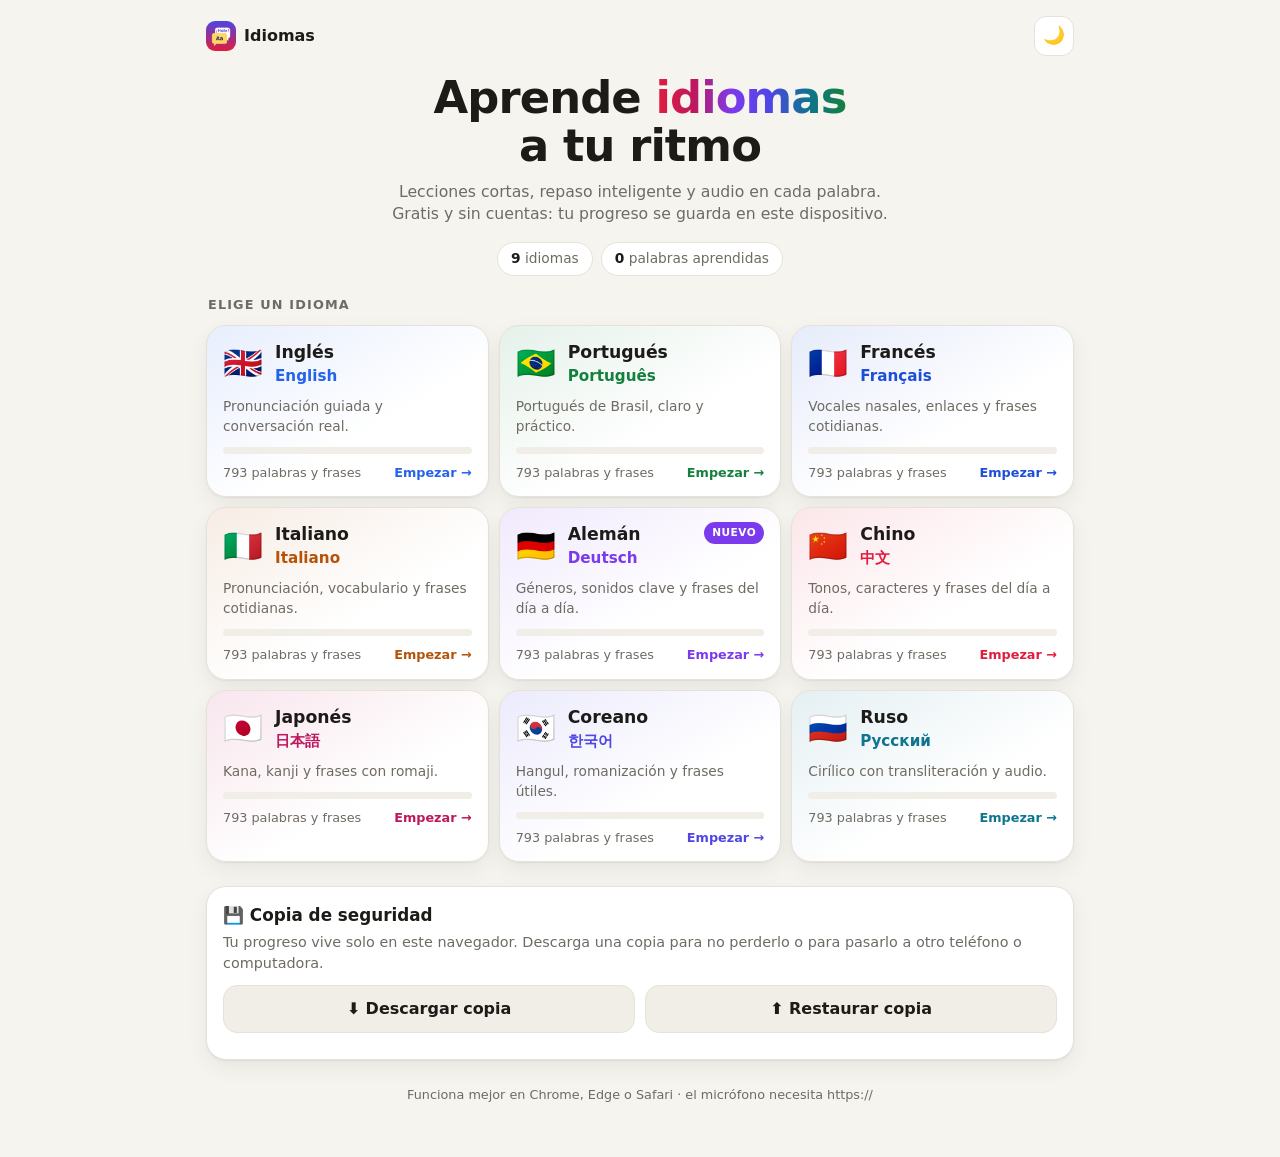
<file: index.html>
<!DOCTYPE html>
<html lang="es">
<head>
<meta charset="UTF-8">
<meta name="viewport" content="width=device-width, initial-scale=1, viewport-fit=cover">
<meta name="theme-color" content="#f6f4ef">
<meta name="description" content="Aprende 9 idiomas desde el español con lecciones cortas, repaso inteligente, audio y micrófono. Gratis y sin cuentas.">
<link rel="manifest" href="manifest.webmanifest">
<link rel="icon" href="icon-192.png">
<link rel="apple-touch-icon" href="icon-192.png">
<meta name="apple-mobile-web-app-capable" content="yes">
<title>Aprende idiomas</title>
<style>
:root{--bg:#f6f4ef;--surface:#fff;--surface2:#f1eee8;--text:#1d1b18;--muted:#6f6b63;--line:#e6e2d9;--ok:#16a34a;--bad:#dc2626;--shadow:0 1px 2px rgba(20,16,10,.06),0 8px 22px rgba(20,16,10,.06)}
body.dark{--bg:#0e0e10;--surface:#17171a;--surface2:#222226;--text:#f3f1ec;--muted:#9d9a92;--line:#2c2c31;--ok:#34d399;--bad:#f87171;--shadow:0 1px 2px rgba(0,0,0,.5),0 10px 26px rgba(0,0,0,.35)}
*{box-sizing:border-box;-webkit-tap-highlight-color:transparent}
[hidden]{display:none!important}
body{margin:0;background:var(--bg);color:var(--text);font-family:system-ui,-apple-system,"Segoe UI",Roboto,sans-serif;line-height:1.45;transition:background .25s,color .25s}
button{font:inherit;color:inherit;cursor:pointer}
:focus-visible{outline:3px solid color-mix(in srgb,#4f46e5 55%,transparent);outline-offset:2px}
.wrap{max-width:900px;margin:0 auto;padding:max(16px,env(safe-area-inset-top)) 16px max(40px,env(safe-area-inset-bottom))}
.top{display:flex;justify-content:space-between;align-items:center;gap:8px}
.logo{display:flex;align-items:center;gap:8px;font-weight:800}
.logo img{width:30px;height:30px;border-radius:9px}
.tt{width:40px;height:40px;border-radius:12px;border:1px solid var(--line);background:var(--surface);font-size:1.1rem;color:var(--text)}
header{text-align:center;margin:18px 0 20px}
h1{font-size:clamp(1.9rem,7vw,2.8rem);line-height:1.08;letter-spacing:-.02em;margin:0 0 10px}
h1 em{font-style:normal;background:linear-gradient(90deg,#e11d3e,#be185d,#7c3aed,#4f46e5,#0e7490,#15803d);-webkit-background-clip:text;background-clip:text;color:transparent}
.sub{color:var(--muted);max-width:520px;margin:0 auto;font-size:.98rem}
.summary{display:flex;justify-content:center;gap:8px;flex-wrap:wrap;margin-top:16px}
.pill{background:var(--surface);border:1px solid var(--line);border-radius:99px;padding:6px 13px;font-size:.86rem;color:var(--muted)}
.pill b{color:var(--text)}
.pill.hot{border-color:color-mix(in srgb,#ea580c 45%,var(--line));color:#ea580c}
.pill.hot b{color:#ea580c}

/* continue card */
.resume{--c:#4f46e5;display:flex;align-items:center;gap:14px;text-decoration:none;color:#fff;background:linear-gradient(135deg,var(--c),color-mix(in srgb,var(--c) 70%,#000));border-radius:22px;padding:16px 18px;box-shadow:0 10px 30px color-mix(in srgb,var(--c) 35%,transparent);margin-bottom:22px;transition:transform .15s}
.resume:hover{transform:translateY(-2px)}
.resume .rf{font-size:2.4rem;line-height:1}
.resume .rb{flex:1;min-width:0}
.resume .rk{font-size:.72rem;font-weight:800;letter-spacing:.08em;text-transform:uppercase;opacity:.8}
.resume .rn{font-weight:800;font-size:1.2rem}
.resume .rs{font-size:.86rem;opacity:.9}
.resume .rgo{background:#fff;color:var(--c);font-weight:900;border-radius:14px;padding:10px 14px;white-space:nowrap}

.sec{display:flex;justify-content:space-between;align-items:baseline;margin:0 2px 10px}
.sec h2{font-size:.8rem;font-weight:800;letter-spacing:.09em;text-transform:uppercase;color:var(--muted);margin:0}
.grid{display:grid;grid-template-columns:1fr;gap:10px}
@media(min-width:560px){.grid{grid-template-columns:1fr 1fr}}
@media(min-width:860px){.grid{grid-template-columns:1fr 1fr 1fr}}
.card{--c:#e11d3e;position:relative;display:flex;flex-direction:column;gap:10px;text-decoration:none;color:inherit;background:linear-gradient(150deg,color-mix(in srgb,var(--c) 11%,var(--surface)),var(--surface) 60%);border:1px solid var(--line);border-radius:20px;padding:14px 16px;box-shadow:var(--shadow);transition:transform .18s,border-color .18s}
.card:hover{transform:translateY(-3px);border-color:var(--c)}
.row{display:flex;align-items:center;gap:12px}
.flag{font-size:2rem;line-height:1}
.nmw{flex:1;min-width:0}
.nm{font-weight:800;font-size:1.08rem}
.nat{color:var(--c);font-weight:700;font-size:.95rem}
.cjk{font-family:"Noto Serif CJK SC","Noto Serif CJK JP","Noto Serif CJK KR","Songti SC","Hiragino Mincho ProN","Apple SD Gothic Neo",serif}
.desc{color:var(--muted);font-size:.86rem;margin:0}
.bar{height:7px;border-radius:99px;background:var(--surface2);overflow:hidden}
.bar i{display:block;height:100%;width:0;background:var(--c);border-radius:99px;transition:width .6s}
.meta{display:flex;justify-content:space-between;align-items:center;gap:8px;font-size:.8rem;color:var(--muted)}
.go{font-weight:800;color:var(--c);white-space:nowrap}
.tag{background:var(--c);color:#fff;font-size:.66rem;font-weight:800;letter-spacing:.05em;text-transform:uppercase;padding:3px 8px;border-radius:99px;align-self:flex-start}
.due{color:var(--c);font-weight:800}

.panel{background:var(--surface);border:1px solid var(--line);border-radius:20px;padding:16px;box-shadow:var(--shadow);margin-top:24px}
.panel h3{margin:0 0 4px;font-size:1.05rem}
.panel p{margin:0 0 12px;color:var(--muted);font-size:.9rem}
.btns{display:flex;gap:10px;flex-wrap:wrap}
.btn{flex:1;min-width:150px;border:1px solid var(--line);background:var(--surface2);border-radius:14px;padding:11px 14px;font-weight:800;display:inline-flex;align-items:center;justify-content:center;gap:8px}
.btn.primary{background:#4f46e5;color:#fff;border-color:transparent}
.install{display:flex;align-items:center;gap:12px;background:var(--surface);border:1px solid var(--line);border-radius:18px;padding:12px 14px;margin-bottom:18px;box-shadow:var(--shadow)}
.install img{width:42px;height:42px;border-radius:12px}
.install div{flex:1;font-size:.9rem}
.install b{display:block;font-size:.98rem}
.install .btn{flex:none;min-width:0}
.x{border:0;background:none;color:var(--muted);font-size:1.1rem;padding:6px}
.foot{text-align:center;color:var(--muted);font-size:.8rem;margin-top:26px}
.toast{position:fixed;left:50%;bottom:calc(24px + env(safe-area-inset-bottom));transform:translate(-50%,20px);background:var(--text);color:var(--bg);padding:11px 18px;border-radius:99px;font-weight:700;font-size:.9rem;opacity:0;pointer-events:none;transition:all .3s;z-index:95;max-width:90vw;text-align:center}
.toast.on{opacity:1;transform:translate(-50%,0)}
@media(prefers-reduced-motion:reduce){*{transition:none!important}}
</style>
</head>
<body>
<div class="wrap">
  <div class="top"><div class="logo"><img src="icon-192.png" alt="">Idiomas</div><button class="tt" id="tt" aria-label="Cambiar tema">🌙</button></div>
  <header>
    <h1>Aprende <em>idiomas</em><br>a tu ritmo</h1>
    <p class="sub">Lecciones cortas, repaso inteligente y audio en cada palabra. Gratis y sin cuentas: tu progreso se guarda en este dispositivo.</p>
    <div class="summary" id="summary"></div>
  </header>

  <div class="install" id="installBox" hidden>
    <img src="icon-192.png" alt="">
    <div><b>Instálala en tu teléfono</b><span id="installTxt">Ábrela como una app, incluso sin internet.</span></div>
    <button class="btn primary" id="installBtn" hidden>Instalar</button>
    <button class="x" id="installX" aria-label="Ocultar">✕</button>
  </div>

  <a class="resume" id="resume" hidden></a>

  <div class="sec"><h2>Elige un idioma</h2></div>
  <div class="grid" id="grid"></div>

  <section class="panel" aria-labelledby="bkT">
    <h3 id="bkT">💾 Copia de seguridad</h3>
    <p>Tu progreso vive solo en este navegador. Descarga una copia para no perderlo o para pasarlo a otro teléfono o computadora.</p>
    <div class="btns">
      <button class="btn" id="bkDown">⬇️ Descargar copia</button>
      <button class="btn" id="bkUp">⬆️ Restaurar copia</button>
      <input type="file" id="bkFile" accept="application/json,.json" hidden>
    </div>
    <p id="bkLast" style="margin:10px 0 0;font-size:.82rem"></p>
  </section>

  <p class="foot">Funciona mejor en Chrome, Edge o Safari · el micrófono necesita https://</p>
</div>
<div class="toast" id="toast" role="status"></div>
<script src="langs.js"></script>
<script>
const LANGS = window.LANGS, TOTAL = window.LANG_TOTAL || 793;
const $ = id => document.getElementById(id);
function get(k){try{return localStorage.getItem(k)}catch(e){return null}}
function set(k, v){try{localStorage.setItem(k, v)}catch(e){}}
function getJSON(k){try{return JSON.parse(get(k)||'null')}catch(e){return null}}
function esc(s){return String(s).replace(/[&<>"']/g, c => ({'&':'&amp;','<':'&lt;','>':'&gt;','"':'&quot;',"'":'&#39;'}[c]))}
function day(o){const d=new Date();d.setHours(12,0,0,0);d.setDate(d.getDate()-o);return d.getFullYear()+'-'+String(d.getMonth()+1).padStart(2,'0')+'-'+String(d.getDate()).padStart(2,'0')}
function toast(m){const t=$('toast');t.textContent=m;t.classList.add('on');clearTimeout(toast._t);toast._t=setTimeout(()=>t.classList.remove('on'),2600)}

function render(){
  let totalLearned = 0, totalDue = 0, bestStreak = 0, recent = null, recentDate = '', exToday = 0;
  const today = day(0);
  const info = LANGS.map(L => {
    let learned = 0, due = 0, streak = 0, last = '', done = 0;
    const srs = getJSON(L.key + '-srs-v1');
    if(srs){ for(const id in srs){ learned++; if(srs[id].d <= today) due++; } }
    else { const old = getJSON(L.key + '-progress-v1'); if(old) for(const k in old) if(k[0]==='a' && old[k] > 0) learned++; }
    const path = getJSON(L.key + '-path-v1'); if(path && path.done) done = Object.keys(path.done).length;
    const s = getJSON(L.key + '-streak');
    if(s){ last = s.lastDate || ''; if(last === day(0) || last === day(1)) streak = s.count; }
    const d = getJSON(L.key + '-days-v1'); if(d && d[today]) exToday += d[today].ex || 0;
    totalLearned += learned; totalDue += due; bestStreak = Math.max(bestStreak, streak);
    if(last && last > recentDate){ recentDate = last; recent = L.code; }
    return {learned, due, streak, done};
  });
  const lastOpened = get('langapp-last');
  if(!recent && lastOpened && LANGS.some(l => l.code === lastOpened)) recent = lastOpened;

  // "Continuar" card
  const rb = $('resume');
  if(recent){
    const i = LANGS.findIndex(l => l.code === recent), L = LANGS[i], s = info[i];
    rb.hidden = false; rb.href = 'app.html?lang=' + L.code; rb.style.setProperty('--c', L.c);
    rb.innerHTML = `<span class="rf">${L.f}</span><span class="rb"><span class="rk">Continuar</span><div class="rn">${esc(L.n)}</div>
      <div class="rs">${s.due ? s.due + ' repasos pendientes' : s.learned + ' palabras aprendidas'}${s.streak ? ' · 🔥 ' + s.streak + (s.streak === 1 ? ' día' : ' días') : ''}</div></span><span class="rgo">${s.due ? 'Repasar' : 'Seguir'} →</span>`;
  } else rb.hidden = true;

  $('grid').innerHTML = LANGS.map((L, i) => {
    const {learned, due, streak} = info[i], pct = Math.min(100, Math.round(learned / TOTAL * 100));
    return `<a class="card" href="app.html?lang=${L.code}" style="--c:${L.c}">
      <div class="row"><div class="flag">${L.f}</div><div class="nmw"><div class="nm">${esc(L.n)}</div><div class="nat ${L.cjk ? 'cjk' : ''}">${esc(L.nat)}</div></div>${L.isNew && !learned ? '<span class="tag">Nuevo</span>' : ''}</div>
      <p class="desc">${esc(L.d)}</p>
      <div class="bar" role="progressbar" aria-valuenow="${pct}" aria-valuemin="0" aria-valuemax="100" aria-label="Progreso en ${esc(L.n)}"><i style="width:${pct}%"></i></div>
      <div class="meta"><span>${learned ? `${learned}/${TOTAL} · ${pct}%` : TOTAL + ' palabras y frases'}${due ? ` · <span class="due">${due} por repasar</span>` : ''}${streak ? ' · 🔥 ' + streak : ''}</span><span class="go">${learned ? 'Seguir →' : 'Empezar →'}</span></div></a>`;
  }).join('');

  $('summary').innerHTML = `<span class="pill"><b>${LANGS.length}</b> idiomas</span><span class="pill"><b>${totalLearned}</b> palabras aprendidas</span>`
    + (totalDue ? `<span class="pill"><b>${totalDue}</b> repasos hoy</span>` : '')
    + (exToday ? `<span class="pill"><b>${exToday}</b> ejercicios hoy</span>` : '')
    + (bestStreak ? `<span class="pill hot">🔥 <b>${bestStreak}</b> ${bestStreak === 1 ? 'día' : 'días'} de racha</span>` : '');
  const bl = get('langapp-backup-date');
  $('bkLast').textContent = bl ? 'Última copia descargada: ' + new Date(bl).toLocaleDateString('es', {day: 'numeric', month: 'long', year: 'numeric'}) : '';
}
render();
// Coming back from a lesson (bfcache) → refresh numbers.
window.addEventListener('pageshow', e => { if(e.persisted) render(); });
document.addEventListener('visibilitychange', () => { if(document.visibilityState === 'visible') render(); });

/* ---------- theme ---------- */
const tt = $('tt');
function setDark(d){document.body.classList.toggle('dark', d); tt.textContent = d ? '☀️' : '🌙'; tt.setAttribute('aria-label', d ? 'Usar tema claro' : 'Usar tema oscuro');
  document.querySelector('meta[name=theme-color]').setAttribute('content', d ? '#0e0e10' : '#f6f4ef');}
const saved = get('langapp-theme') || get('hub-theme');
setDark(saved ? saved === 'dark' : !!(window.matchMedia && matchMedia('(prefers-color-scheme: dark)').matches));
tt.onclick = () => { const d = !document.body.classList.contains('dark'); setDark(d); set('langapp-theme', d ? 'dark' : 'light'); };

/* ---------- backup ---------- */
const PREFIXES = LANGS.map(l => l.key + '-').concat(['langapp-', 'hub-theme']);
const ours = k => PREFIXES.some(p => k.startsWith(p)) && k !== 'langapp-backup-date';
$('bkDown').onclick = () => {
  const data = {};
  try{ for(let i = 0; i < localStorage.length; i++){ const k = localStorage.key(i); if(ours(k)) data[k] = localStorage.getItem(k); } }catch(e){}
  if(!Object.keys(data).length){ toast('Todavía no hay progreso para guardar'); return; }
  const blob = new Blob([JSON.stringify({app: 'idiomas', v: 1, date: new Date().toISOString(), data}, null, 1)], {type: 'application/json'});
  const a = document.createElement('a'); a.href = URL.createObjectURL(blob); a.download = 'idiomas-progreso-' + day(0) + '.json';
  document.body.appendChild(a); a.click(); setTimeout(() => { URL.revokeObjectURL(a.href); a.remove(); }, 500);
  set('langapp-backup-date', new Date().toISOString()); render(); toast('Copia descargada ✅');
};
$('bkUp').onclick = () => $('bkFile').click();
$('bkFile').onchange = async e => {
  const f = e.target.files[0]; e.target.value = ''; if(!f) return;
  let j; try{ j = JSON.parse(await f.text()); }catch(err){ toast('Ese archivo no es una copia válida'); return; }
  const data = j && j.app === 'idiomas' && j.data;
  const keys = data ? Object.keys(data).filter(k => ours(k) && typeof data[k] === 'string') : [];
  if(!keys.length){ toast('Ese archivo no es una copia de esta app'); return; }
  const when = j.date ? new Date(j.date).toLocaleDateString('es', {day: 'numeric', month: 'long', year: 'numeric'}) : 'fecha desconocida';
  if(!confirm(`¿Restaurar la copia del ${when}? Reemplazará el progreso actual de los idiomas que contiene.`)) return;
  keys.forEach(k => set(k, data[k]));
  const th = get('langapp-theme'); if(th) setDark(th === 'dark');
  render(); toast('Progreso restaurado ✅');
};

/* ---------- offline + install ---------- */
if('serviceWorker' in navigator && location.protocol === 'https:') navigator.serviceWorker.register('sw.js').catch(() => {});
const standalone = (window.matchMedia && matchMedia('(display-mode: standalone)').matches) || navigator.standalone;
const box = $('installBox'), ib = $('installBtn');
const hidInstall = () => get('langapp-install-hide') === '1';
let deferred = null;
window.addEventListener('beforeinstallprompt', e => { e.preventDefault(); deferred = e; if(!hidInstall()){ box.hidden = false; ib.hidden = false; } });
ib.onclick = async () => { if(!deferred) return; deferred.prompt(); await deferred.userChoice; deferred = null; box.hidden = true; };
$('installX').onclick = () => { box.hidden = true; set('langapp-install-hide', '1'); };
if(!standalone && !hidInstall() && /iphone|ipad|ipod/i.test(navigator.userAgent)){
  box.hidden = false;
  $('installTxt').textContent = 'En Safari toca Compartir ⬆️ y luego «Agregar a inicio».';
}
</script>
</body>
</html>
</file>
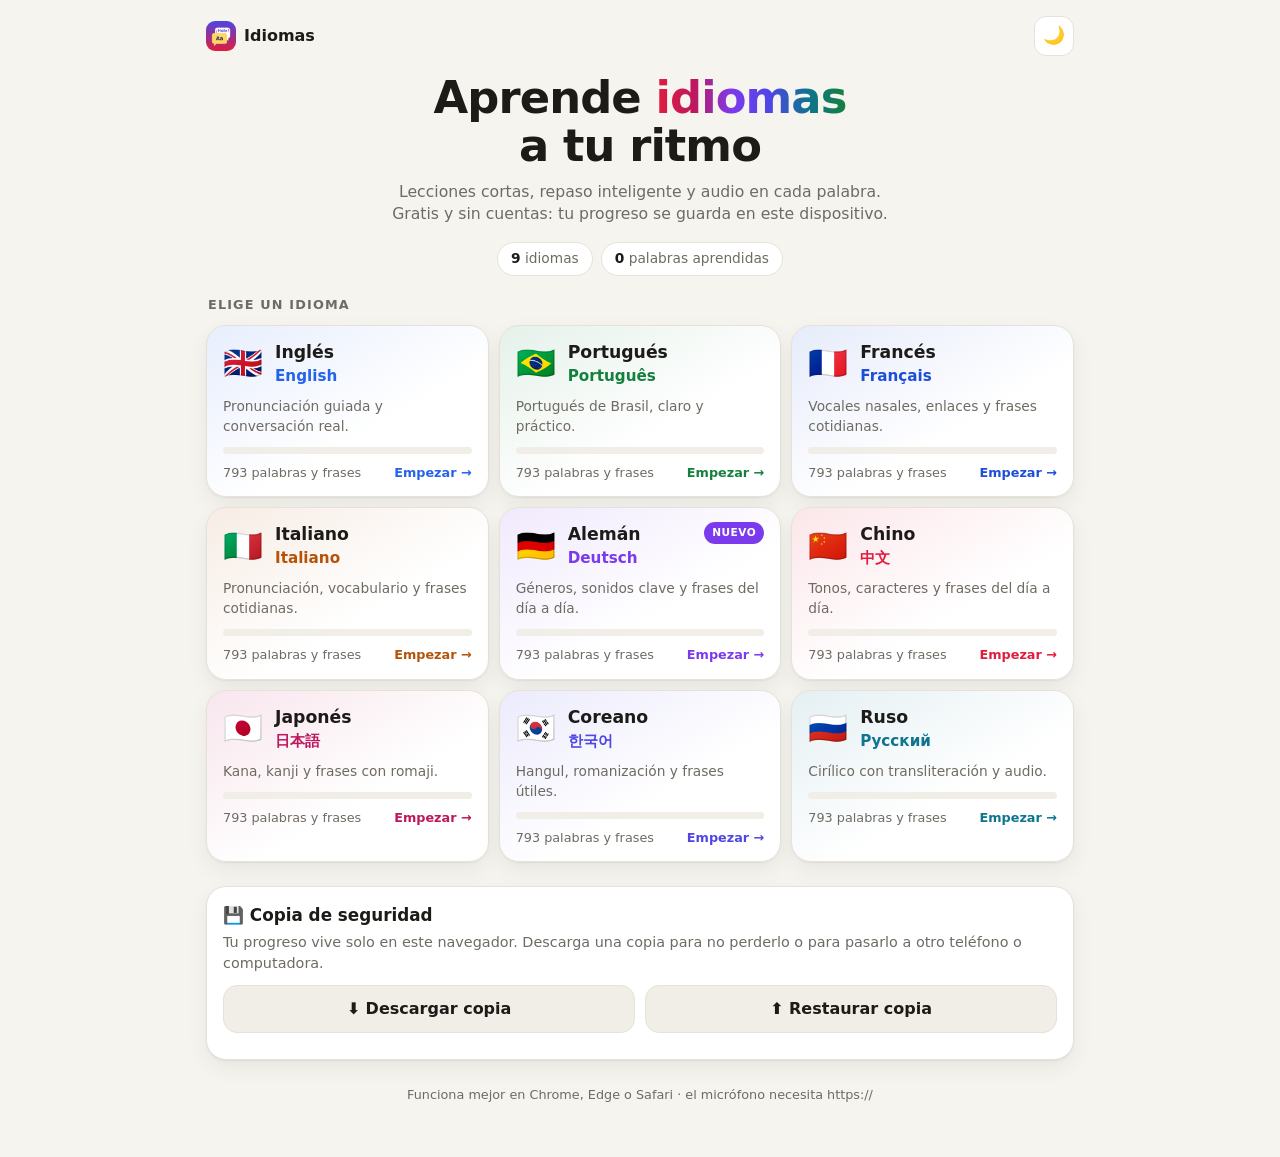
<file: app.html>
<!DOCTYPE html>
<html lang="es">
<head>
<meta charset="UTF-8">
<meta name="viewport" content="width=device-width, initial-scale=1, viewport-fit=cover">
<meta name="theme-color" content="#f6f4ef">
<link rel="manifest" href="manifest.webmanifest">
<link rel="icon" href="icon-192.png">
<link rel="apple-touch-icon" href="icon-192.png">
<meta name="apple-mobile-web-app-capable" content="yes">
<title>Aprende idiomas</title>
<style>
:root{
  --bg:#f6f4ef; --surface:#ffffff; --surface2:#f1eee8; --text:#1d1b18; --muted:#6f6b63; --line:#e6e2d9;
  --accent:var(--accent-l,#2563eb); --fill:var(--accent-l,#2563eb); --ok:#16a34a; --bad:#dc2626; --warn:#d97706;
  --shadow:0 1px 2px rgba(20,16,10,.06), 0 6px 18px rgba(20,16,10,.05);
}
body.dark{
  --bg:#0e0e10; --surface:#17171a; --surface2:#222226; --text:#f3f1ec; --muted:#9d9a92; --line:#2c2c31;
  --accent:var(--accent-d,#60a5fa); --ok:#34d399; --bad:#f87171; --warn:#fbbf24;
  --shadow:0 1px 2px rgba(0,0,0,.5), 0 8px 22px rgba(0,0,0,.35);
}
*{box-sizing:border-box;-webkit-tap-highlight-color:transparent}
[hidden]{display:none!important}
html,body{margin:0}
body{background:var(--bg);color:var(--text);font-family:system-ui,-apple-system,"Segoe UI",Roboto,sans-serif;line-height:1.45;transition:background .25s,color .25s}
button{font:inherit;color:inherit;cursor:pointer}
.cjk{font-family:"Noto Serif CJK SC","Noto Serif CJK JP","Noto Serif CJK KR","Songti SC","Hiragino Mincho ProN","Apple SD Gothic Neo",serif}
:focus-visible{outline:3px solid color-mix(in srgb,var(--accent) 55%,transparent);outline-offset:2px}
.muted{color:var(--muted)}

/* top bar */
.topbar{position:sticky;top:0;z-index:30;background:color-mix(in srgb,var(--bg) 85%,transparent);backdrop-filter:blur(14px);-webkit-backdrop-filter:blur(14px);border-bottom:1px solid var(--line)}
.topbar-in{max-width:760px;margin:0 auto;display:flex;align-items:center;gap:8px;padding:10px 14px;padding-top:max(10px,env(safe-area-inset-top))}
.back{display:inline-flex;align-items:center;justify-content:center;text-decoration:none;color:var(--text);font-weight:700;width:40px;height:40px;border-radius:12px;background:var(--surface);border:1px solid var(--line)}
.brand{flex:1;display:flex;align-items:center;gap:8px;font-weight:800;min-width:0}
.brand .flag{font-size:1.4rem}
.brand .nm{white-space:nowrap;overflow:hidden;text-overflow:ellipsis}
.chipstat{display:flex;align-items:center;gap:4px;font-weight:800;font-size:.92rem;padding:7px 10px;border-radius:12px;background:var(--surface);border:1px solid var(--line)}
.chipstat.off{opacity:.55;filter:grayscale(1)}
.icon-btn{width:40px;height:40px;border-radius:12px;border:1px solid var(--line);background:var(--surface);display:grid;place-items:center;font-size:1.1rem;padding:0}

main{max-width:760px;margin:0 auto;padding:14px 14px calc(96px + env(safe-area-inset-bottom))}
.view{display:none}
.view.show{display:block}

/* bottom nav */
.tabbar{position:fixed;left:0;right:0;bottom:0;z-index:40;background:color-mix(in srgb,var(--surface) 92%,transparent);backdrop-filter:blur(14px);-webkit-backdrop-filter:blur(14px);border-top:1px solid var(--line);padding-bottom:env(safe-area-inset-bottom)}
.tabbar-in{max-width:760px;margin:0 auto;display:grid;grid-template-columns:repeat(4,1fr)}
.tab{border:0;background:none;padding:9px 4px 8px;display:flex;flex-direction:column;align-items:center;gap:2px;font-size:.72rem;font-weight:700;color:var(--muted);position:relative}
.tab .ti{font-size:1.35rem;line-height:1.1}
.tab.on{color:var(--accent)}
.tab .bdg{position:absolute;top:4px;left:calc(50% + 6px);background:var(--bad);color:#fff;border-radius:99px;font-size:.66rem;padding:1px 6px;font-weight:800}

/* cards */
.card{background:var(--surface);border:1px solid var(--line);border-radius:20px;box-shadow:var(--shadow);padding:16px}
.today{background:linear-gradient(140deg,color-mix(in srgb,var(--accent) 16%,var(--surface)),var(--surface) 70%);display:grid;gap:12px}
.today h2{margin:0;font-size:1.25rem}
.today .sub{margin:2px 0 0;color:var(--muted);font-size:.92rem}
.btn{border:1px solid var(--line);background:var(--surface2);border-radius:14px;padding:12px 16px;font-weight:800;display:inline-flex;align-items:center;justify-content:center;gap:8px;transition:transform .12s,filter .12s}
.btn:active{transform:scale(.97)}
.btn.primary{background:var(--fill);color:#fff;border-color:transparent;box-shadow:0 4px 0 color-mix(in srgb,var(--fill) 65%,#000)}
.btn.primary:active{transform:translateY(2px);box-shadow:0 2px 0 color-mix(in srgb,var(--fill) 65%,#000)}
.btn.block{width:100%}
.btn.ghost{background:transparent}
.btn.small{padding:8px 12px;font-size:.84rem;border-radius:11px}
.btn[disabled]{opacity:.5;pointer-events:none}
.btn-row{display:flex;gap:10px;flex-wrap:wrap}
.btn-row>.btn{flex:1}

/* path */
.unit{margin-top:22px}
.ubanner{border-radius:18px;padding:14px 16px;background:var(--fill);color:#fff;display:flex;gap:12px;align-items:center;box-shadow:var(--shadow)}
.ubanner.done{background:color-mix(in srgb,var(--ok) 85%,#000)}
.ubanner.locked{background:var(--surface2);color:var(--text);border:1px solid var(--line);box-shadow:none}
.ubanner .ue{font-size:1.8rem}
.ubanner .ut{flex:1;min-width:0}
.ubanner .un{font-size:.72rem;font-weight:800;letter-spacing:.08em;text-transform:uppercase;opacity:.85}
.ubanner .uh{font-weight:800;font-size:1.08rem;line-height:1.2}
.ubanner .up{font-size:.8rem;opacity:.9}
.ubtns{display:flex;flex-direction:column;gap:6px}
.ubtn{border:0;background:rgba(255,255,255,.22);color:inherit;border-radius:10px;padding:6px 10px;font-weight:800;font-size:.78rem;white-space:nowrap}
.ubanner.locked .ubtn{background:var(--surface)}
.nodes{display:flex;flex-direction:column;align-items:center;gap:14px;padding:18px 0 4px}
.nodewrap{display:flex;flex-direction:column;align-items:center;gap:5px;width:140px}
.node{width:68px;height:68px;border-radius:50%;border:0;font-size:1.55rem;font-weight:900;display:grid;place-items:center;background:var(--surface2);color:var(--muted);box-shadow:0 5px 0 color-mix(in srgb,var(--line) 100%,#000 10%);transition:transform .1s}
.node:active{transform:translateY(3px);box-shadow:0 2px 0 var(--line)}
.node.done{background:var(--ok);color:#fff;box-shadow:0 5px 0 color-mix(in srgb,var(--ok) 60%,#000)}
.node.current{background:var(--fill);color:#fff;box-shadow:0 5px 0 color-mix(in srgb,var(--fill) 60%,#000);animation:bob 1.6s ease-in-out infinite}
.node.dlg{background:color-mix(in srgb,var(--warn) 85%,#fff);color:#fff;box-shadow:0 5px 0 color-mix(in srgb,var(--warn) 60%,#000)}
.node.dlg.done{background:var(--ok)}
@keyframes bob{0%,100%{transform:translateY(0)}50%{transform:translateY(-4px)}}
.nlabel{font-size:.78rem;font-weight:700;text-align:center;color:var(--muted);line-height:1.2}
.nodewrap.cur .nlabel{color:var(--text)}
.start-tag{background:var(--fill);color:#fff;font-size:.7rem;font-weight:900;padding:3px 9px;border-radius:9px;letter-spacing:.05em;margin-bottom:-2px}

/* review */
.stats4{display:grid;grid-template-columns:repeat(2,1fr);gap:10px;margin:12px 0}
.st{background:var(--surface2);border-radius:14px;padding:12px}
.st b{display:block;font-size:1.5rem;line-height:1.1}
.st span{font-size:.8rem;color:var(--muted);font-weight:600}
.sbar{display:flex;height:12px;border-radius:9px;overflow:hidden;background:var(--surface2);margin:6px 0 4px}
.sbar i{display:block;height:100%}
.legend{display:flex;flex-wrap:wrap;gap:10px;font-size:.78rem;color:var(--muted)}
.legend span::before{content:"";display:inline-block;width:9px;height:9px;border-radius:3px;margin-right:5px;background:var(--c)}
.section-t{font-size:.78rem;font-weight:800;letter-spacing:.09em;text-transform:uppercase;color:var(--muted);margin:22px 2px 8px}
.list{display:grid;gap:10px}
.rowcard{display:flex;align-items:center;gap:12px;text-align:left;width:100%}
.rowcard .rc-e{font-size:1.6rem}
.rowcard .rc-b{flex:1;min-width:0}
.rowcard .rc-t{font-weight:800}
.rowcard .rc-s{font-size:.84rem;color:var(--muted)}
.pill{font-size:.72rem;font-weight:800;border-radius:99px;padding:3px 9px;background:var(--surface2);color:var(--muted);white-space:nowrap}
.pill.ok{background:color-mix(in srgb,var(--ok) 16%,var(--surface));color:var(--ok)}

/* words */
.search{position:relative;margin-bottom:10px}
.search input{width:100%;border:1px solid var(--line);background:var(--surface);color:var(--text);border-radius:14px;padding:12px 14px 12px 40px;font:inherit}
.search .ic{position:absolute;left:13px;top:50%;transform:translateY(-50%);opacity:.6}
select{width:100%;padding:11px;border-radius:12px;border:1px solid var(--line);background:var(--surface);color:var(--text);font:inherit}
.word{display:flex;align-items:center;gap:12px;padding:12px 14px;border-bottom:1px solid var(--line)}
.word:last-child{border-bottom:0}
.word .wb{flex:1;min-width:0}
.word .wt{font-weight:700;font-size:1.08rem}
.word .wr{color:var(--accent);font-size:.86rem;font-weight:600}
.word .we{color:var(--muted);font-size:.88rem}
.sdot{width:10px;height:10px;border-radius:50%;flex:none;background:var(--line)}
.playbtn{width:42px;height:42px;border-radius:50%;border:1.5px solid color-mix(in srgb,var(--accent) 40%,var(--line));background:color-mix(in srgb,var(--accent) 9%,var(--surface));color:var(--accent);font-size:1rem;flex:none;padding:0}
.playbtn.playing{background:var(--fill);color:#fff}

/* session */
.session{position:fixed;inset:0;z-index:70;background:var(--bg);display:none;flex-direction:column}
.session.open{display:flex}
.s-head{display:flex;align-items:center;gap:12px;padding:12px 14px;padding-top:max(12px,env(safe-area-inset-top));max-width:760px;width:100%;margin:0 auto}
.s-x{border:0;background:none;font-size:1.4rem;color:var(--muted);width:36px;height:36px;padding:0}
.s-bar{flex:1;height:14px;border-radius:99px;background:var(--surface2);overflow:hidden}
.s-bar i{display:block;height:100%;background:var(--ok);border-radius:99px;transition:width .35s}
.s-body{flex:1;overflow:auto;padding:8px 16px 20px;max-width:760px;width:100%;margin:0 auto}
.s-foot{border-top:1px solid var(--line);padding:14px 16px calc(14px + env(safe-area-inset-bottom));background:var(--surface)}
.s-foot-in{max-width:728px;margin:0 auto;display:grid;gap:10px}
.s-foot.ok{background:color-mix(in srgb,var(--ok) 14%,var(--surface));border-color:transparent}
.s-foot.bad{background:color-mix(in srgb,var(--bad) 12%,var(--surface));border-color:transparent}
.fb-t{font-weight:900;font-size:1.15rem}
.s-foot.ok .fb-t{color:var(--ok)} .s-foot.bad .fb-t{color:var(--bad)}
.fb-a{font-size:.95rem}
.fb-a b{font-size:1.05rem}
.s-foot.ok .btn.primary{background:var(--ok);box-shadow:0 4px 0 color-mix(in srgb,var(--ok) 60%,#000)}
.s-foot.bad .btn.primary{background:var(--bad);box-shadow:0 4px 0 color-mix(in srgb,var(--bad) 60%,#000)}
.prompt{font-size:1.25rem;font-weight:800;margin:10px 0 16px}
.tag-new{display:inline-block;background:color-mix(in srgb,var(--warn) 20%,var(--surface));color:var(--warn);font-weight:900;font-size:.74rem;letter-spacing:.06em;text-transform:uppercase;padding:4px 10px;border-radius:9px}
.big{display:flex;flex-direction:column;align-items:center;text-align:center;gap:6px;padding:18px 10px;border-radius:22px;background:var(--surface);border:1px solid var(--line);margin-bottom:16px}
.big .t{font-size:2.1rem;font-weight:700;line-height:1.2;word-break:break-word}
.big .r{color:var(--accent);font-weight:700;font-size:1.05rem}
.big .e{color:var(--muted);font-size:1.05rem}
.big .ctl{display:flex;gap:10px;margin-top:6px}
.bigplay{width:96px;height:96px;border-radius:28px;border:0;background:var(--fill);color:#fff;font-size:2.4rem;box-shadow:0 6px 0 color-mix(in srgb,var(--fill) 60%,#000)}
.bigplay:active{transform:translateY(3px);box-shadow:0 3px 0 color-mix(in srgb,var(--fill) 60%,#000)}
.opts{display:grid;gap:10px}
.opt{text-align:left;border:2px solid var(--line);background:var(--surface);border-radius:16px;padding:14px 16px;font-weight:700;font-size:1.02rem;box-shadow:0 3px 0 var(--line)}
.opt small{display:block;color:var(--muted);font-weight:600;font-size:.84rem}
.opt:active{transform:translateY(2px);box-shadow:0 1px 0 var(--line)}
.opt.correct{border-color:var(--ok);background:color-mix(in srgb,var(--ok) 14%,var(--surface))}
.opt.wrong{border-color:var(--bad);background:color-mix(in srgb,var(--bad) 12%,var(--surface))}
.opt[disabled]{pointer-events:none}
.answer-line{min-height:62px;border-bottom:2px solid var(--line);display:flex;flex-wrap:wrap;gap:8px;padding:8px 0;margin-bottom:18px}
.bank{display:flex;flex-wrap:wrap;gap:8px;justify-content:center}
.tile{border:2px solid var(--line);background:var(--surface);border-radius:12px;padding:9px 13px;font-weight:700;font-size:1.05rem;box-shadow:0 3px 0 var(--line)}
.tile.used{visibility:hidden}
.typein{width:100%;border:2px solid var(--line);background:var(--surface);color:var(--text);border-radius:16px;padding:14px;font:inherit;font-size:1.1rem}
.typein:focus{outline:none;border-color:var(--accent)}
.hint{font-size:.84rem;color:var(--muted);margin-top:8px}
.micbig{width:110px;height:110px;border-radius:50%;border:0;background:var(--fill);color:#fff;font-size:2.6rem;box-shadow:0 6px 0 color-mix(in srgb,var(--fill) 60%,#000);margin:10px auto;display:grid;place-items:center}
.micbig.listening{background:var(--bad);box-shadow:0 0 0 0 color-mix(in srgb,var(--bad) 50%,transparent);animation:pulse 1.1s infinite}
@keyframes pulse{0%{box-shadow:0 0 0 0 color-mix(in srgb,var(--bad) 45%,transparent)}100%{box-shadow:0 0 0 22px transparent}}
.micmsg{text-align:center;min-height:24px;font-weight:600}
.micmsg.bad{color:var(--bad)} .micmsg.ok{color:var(--ok)}
.linkbtn{border:0;background:none;color:var(--muted);text-decoration:underline;font-weight:700;padding:8px;font-size:.88rem}
.note{background:var(--surface);border:1px solid var(--line);border-radius:20px;padding:18px;font-size:1.02rem}
.note h3{margin:4px 0 10px}
.note b{color:var(--accent)}
.end{text-align:center;padding-top:30px}
.end .emo{font-size:4rem}
.end h2{margin:8px 0}
.endstats{display:grid;grid-template-columns:repeat(3,1fr);gap:10px;margin:22px 0}
.endstats div{background:var(--surface);border:1px solid var(--line);border-radius:16px;padding:12px 6px}
.endstats b{display:block;font-size:1.5rem}
.endstats span{font-size:.76rem;color:var(--muted);font-weight:700}

/* dialogues */
.scene{color:var(--muted);margin:4px 0 12px}
.toggles{display:flex;gap:8px;flex-wrap:wrap;margin-bottom:14px}
.tog{border:1.5px solid var(--line);background:var(--surface);border-radius:99px;padding:7px 13px;font-weight:700;font-size:.84rem}
.tog.on{border-color:var(--accent);color:var(--accent);background:color-mix(in srgb,var(--accent) 9%,var(--surface))}
.bubbles{display:grid;gap:10px;margin-bottom:16px}
.bub{max-width:86%;border-radius:18px;padding:10px 14px;background:var(--surface);border:1px solid var(--line);display:flex;gap:10px;align-items:flex-start;text-align:left}
.bub.B{justify-self:end;background:color-mix(in srgb,var(--accent) 10%,var(--surface))}
.bub.active{border-color:var(--accent);box-shadow:0 0 0 3px color-mix(in srgb,var(--accent) 25%,transparent)}
.bub .who{font-weight:900;color:var(--accent);flex:none}
.bub .bt{font-weight:700}
.bub .br{color:var(--accent);font-size:.84rem}
.bub .be{color:var(--muted);font-size:.88rem}
.bub .hid{filter:blur(6px);user-select:none}

/* sheets & toast */
.overlay{position:fixed;inset:0;z-index:80;background:rgba(10,10,12,.5);backdrop-filter:blur(3px);display:none;align-items:flex-end;justify-content:center}
.overlay.open{display:flex}
.sheet{background:var(--surface);width:100%;max-width:560px;border-radius:26px 26px 0 0;padding:20px 18px max(22px,env(safe-area-inset-bottom));max-height:90vh;overflow:auto;animation:up .22s ease}
@media(min-width:720px){.overlay{align-items:center}.sheet{border-radius:26px}}
@keyframes up{from{transform:translateY(24px);opacity:0}to{transform:none;opacity:1}}
.sheet-head{display:flex;justify-content:space-between;align-items:center;gap:10px;margin-bottom:10px}
.sheet-head h3{margin:0;font-size:1.2rem}
.x{border:0;background:var(--surface2);width:34px;height:34px;border-radius:50%;flex:none}
.frow{display:flex;flex-direction:column;gap:6px;margin:14px 0}
.frow label{font-weight:800;font-size:.88rem}
.switch{display:flex;align-items:center;justify-content:space-between;gap:12px;margin:12px 0;font-weight:700}
.switch input{width:22px;height:22px;accent-color:var(--accent)}
input[type=range]{width:100%;accent-color:var(--accent)}
.vstatus{font-size:.86rem;padding:10px 12px;border-radius:12px;background:var(--surface2)}
.vstatus.ok{color:var(--ok)} .vstatus.warn{color:var(--bad)}
.preview{display:grid;gap:6px;margin:12px 0 16px}
.preview div{display:flex;justify-content:space-between;gap:10px;padding:8px 12px;border-radius:12px;background:var(--surface2);font-size:.94rem}
.preview span:last-child{color:var(--muted);text-align:right}
.toast{position:fixed;left:50%;top:calc(64px + env(safe-area-inset-top));transform:translate(-50%,-20px);background:var(--text);color:var(--bg);padding:11px 18px;border-radius:99px;font-weight:700;font-size:.9rem;opacity:0;pointer-events:none;transition:all .3s;z-index:95;max-width:90vw;text-align:center}
.toast.on{opacity:1;transform:translate(-50%,0)}
.loading{display:grid;place-items:center;min-height:60vh;color:var(--muted)}

/* daily goal ring */
.today-top{display:flex;align-items:center;gap:12px}
.today-top>div{flex:1;min-width:0}
.ring{position:relative;width:64px;height:64px;flex:none;border:0;background:none;padding:0;border-radius:50%}
.ring svg{width:100%;height:100%;transform:rotate(-90deg)}
.ring circle{fill:none;stroke-width:7}
.ring .rg-bg{stroke:color-mix(in srgb,var(--accent) 14%,var(--surface2))}
.ring .rg-fg{stroke:var(--accent);stroke-linecap:round;transition:stroke-dashoffset .6s ease}
.ring.met .rg-fg{stroke:var(--ok)}
.ring .rg-n{position:absolute;inset:0;display:flex;flex-direction:column;align-items:center;justify-content:center;font-weight:900;font-size:1.05rem;line-height:1}
.ring .rg-n small{font-size:.62rem;font-weight:700;color:var(--muted);margin-top:2px}
.ring.met .rg-n{color:var(--ok)}
.goalopts{display:grid;gap:8px}
.goal-hit{display:inline-block;background:color-mix(in srgb,var(--ok) 15%,var(--surface));color:var(--ok);font-weight:800;padding:10px 16px;border-radius:14px;margin-bottom:10px}

/* activity heatmap */
.act-head{display:flex;justify-content:space-between;align-items:center;gap:8px}
.act-head h3{margin:0;font-size:1.1rem}
.act-head .linkbtn{text-decoration:none;color:var(--accent);padding:4px 0}
.act-stats{display:grid;grid-template-columns:repeat(3,1fr);gap:8px;margin:12px 0}
.act-stats div{background:var(--surface2);border-radius:12px;padding:9px 10px}
.act-stats b{display:block;font-size:1.1rem}
.act-stats span{font-size:.74rem;color:var(--muted);font-weight:700}
.heat{display:grid;grid-template-rows:repeat(7,1fr);grid-auto-flow:column;grid-auto-columns:1fr;gap:3px}
.hm{display:block;aspect-ratio:1;border-radius:3px;background:var(--surface2)}
.hm.l-1{background:transparent}
.hm.l1{background:color-mix(in srgb,var(--accent) 28%,var(--surface2))}
.hm.l2{background:color-mix(in srgb,var(--accent) 60%,var(--surface2))}
.hm.l3{background:var(--accent)}
.heat-lg{display:flex;justify-content:space-between;flex-wrap:wrap;gap:6px;font-size:.74rem;color:var(--muted);margin-top:8px}
.hm-scale{display:inline-flex;align-items:center;gap:3px}
.hm-scale .hm{width:10px;height:10px}

/* favorites & feedback tools */
.favbtn{border:0;background:none;font-size:1.35rem;line-height:1;color:var(--muted);width:36px;height:42px;padding:0;flex:none}
.favbtn.on{color:#eab308}
.favbtn.sm{width:34px;height:34px;font-size:1.25rem}
.fb-row{display:flex;align-items:center;justify-content:space-between;gap:10px}
.fb-tools{display:flex;align-items:center;gap:4px}
.playbtn.sm{width:34px;height:34px;font-size:.8rem}
kbd{font:inherit;font-size:.68rem;font-weight:800;opacity:.75;border:1px solid rgba(255,255,255,.45);border-radius:6px;padding:1px 5px;margin-left:6px}
@media(hover:hover) and (pointer:fine){
  .opts{counter-reset:opt}
  .opt{position:relative;padding-right:40px}
  .opt::after{counter-increment:opt;content:counter(opt);position:absolute;right:12px;top:50%;transform:translateY(-50%);width:22px;height:22px;border-radius:7px;border:1.5px solid var(--line);display:grid;place-items:center;font-size:.72rem;color:var(--muted)}
  .goalopts .opt::after{display:none}
}
@media(hover:none){kbd{display:none}}
@media(prefers-reduced-motion:reduce){*{animation:none!important;transition:none!important}}
</style>
</head>
<body>

<header class="topbar">
  <div class="topbar-in">
    <a class="back" href="index.html" aria-label="Volver a idiomas">←</a>
    <div class="brand"><span class="flag" id="brandFlag"></span><span class="nm" id="brandName">Cargando…</span></div>
    <div class="chipstat" id="streakChip" title="Racha de días">🔥 <span id="streakN">0</span></div>
    <button class="icon-btn" onclick="openSettings()" aria-label="Ajustes">⚙️</button>
  </div>
</header>

<main>
  <div class="loading" id="loading">Cargando…</div>

  <section class="view" id="v-learn">
    <div class="card today" id="todayCard"></div>
    <div id="path"></div>
  </section>

  <section class="view" id="v-review">
    <div class="card">
      <h2 style="margin:0 0 4px">Tu memoria</h2>
      <p class="muted" style="margin:0">Cada palabra vuelve justo antes de que la olvides. Cuanto mejor la recuerdas, más tarda en volver.</p>
      <div class="stats4" id="memStats"></div>
      <div class="sbar" id="memBar"></div>
      <div class="legend" id="memLegend"></div>
    </div>
    <div class="section-t">Practicar</div>
    <div class="list" id="reviewBtns"></div>
    <div class="card" id="activity" style="margin-top:18px"></div>
  </section>

  <section class="view" id="v-dialogues">
    <p class="muted" style="margin:4px 2px 12px">Conversaciones cortas para entrenar el oído. Escúchalas primero sin leer y luego responde las preguntas.</p>
    <div class="list" id="dlgList"></div>
  </section>

  <section class="view" id="v-words">
    <div class="search"><span class="ic">🔍</span><input id="wSearch" type="search" placeholder="Buscar palabra o frase…" autocomplete="off"></div>
    <div style="display:grid;grid-template-columns:1fr 1fr;gap:8px;margin-bottom:12px">
      <select id="wUnit" aria-label="Unidad"></select>
      <select id="wLevel" aria-label="Nivel">
        <option value="all">Todas</option><option value="0">Sin aprender</option><option value="1">Aprendiendo</option><option value="2">Firmes</option><option value="3">Dominadas</option><option value="fav">★ Favoritas</option>
      </select>
    </div>
    <div class="muted" id="wCount" style="font-size:.84rem;margin:0 2px 8px"></div>
    <div class="card" style="padding:0" id="wList"></div>
  </section>
</main>

<nav class="tabbar" aria-label="Secciones">
  <div class="tabbar-in">
    <button class="tab on" data-v="learn"><span class="ti">🗺️</span>Aprender</button>
    <button class="tab" data-v="review"><span class="ti">🔁</span>Repasar<span class="bdg" id="dueBadge" hidden></span></button>
    <button class="tab" data-v="dialogues"><span class="ti">🎧</span>Diálogos</button>
    <button class="tab" data-v="words"><span class="ti">📖</span>Palabras</button>
  </div>
</nav>

<!-- Exercise session -->
<div class="session" id="session" role="dialog" aria-modal="true">
  <div class="s-head"><button class="s-x" onclick="quitSession()" aria-label="Salir">✕</button><div class="s-bar"><i id="sBar" style="width:0"></i></div></div>
  <div class="s-body" id="sBody"></div>
  <div class="s-foot" id="sFoot"><div class="s-foot-in" id="sFootIn"></div></div>
</div>

<div class="overlay" id="sheetOv" onclick="if(event.target===this)closeSheet()"><div class="sheet" id="sheet"></div></div>
<div class="toast" id="toast"></div>

<script src="langs.js"></script>
<script>
'use strict';
/* =========================================================
   Boot: load the language file named in ?lang=
   ========================================================= */
const LANG_OK = (window.LANGS || []).map(l => l.code);
const LANG = new URLSearchParams(location.search).get('lang');
if(!LANG_OK.includes(LANG)){ location.replace('index.html'); }
else {
  const sc = document.createElement('script');
  sc.src = 'lang_' + LANG + '.js';
  if(LANG === 'zh'){ const py = document.createElement('script'); py.src = 'vendor/pinyin-pro.js'; document.head.appendChild(py); }
  sc.onload = () => boot();
  sc.onerror = () => { document.getElementById('loading').textContent = 'No se pudo cargar el idioma. Revisa tu conexión y recarga.'; };
  document.head.appendChild(sc);
}
if('serviceWorker' in navigator && location.protocol === 'https:'){ navigator.serviceWorker.register('sw.js').catch(() => {}); }

/* ---------- small helpers ---------- */
const $ = id => document.getElementById(id);
function esc(s){ return String(s).replace(/&/g,'&amp;').replace(/</g,'&lt;').replace(/>/g,'&gt;').replace(/"/g,'&quot;').replace(/'/g,'&#39;'); }
function shuffle(a){ a = [...a]; for(let i = a.length - 1; i > 0; i--){ const j = Math.floor(Math.random() * (i + 1)); [a[i], a[j]] = [a[j], a[i]]; } return a; }
function pick(a){ return a[Math.floor(Math.random() * a.length)]; }
function getJSON(k, def){ try{ const v = localStorage.getItem(k); return v ? JSON.parse(v) : def; }catch(e){ return def; } }
function setJSON(k, v){ try{ localStorage.setItem(k, JSON.stringify(v)); }catch(e){} }
function getStr(k){ try{ return localStorage.getItem(k); }catch(e){ return null; } }
function setStr(k, v){ try{ localStorage.setItem(k, v); }catch(e){} }
function dayStr(d){ return d.getFullYear() + '-' + String(d.getMonth() + 1).padStart(2, '0') + '-' + String(d.getDate()).padStart(2, '0'); }
function today(){ return dayStr(new Date()); }
function addDays(n){ const d = new Date(); d.setHours(12, 0, 0, 0); d.setDate(d.getDate() + n); return dayStr(d); }
function cmp(s){ return String(s || '').toLowerCase().normalize('NFD').replace(/[̀-ͯ]/g, '').replace(/[^\p{L}\p{N}]+/gu, ''); }
function lev(a, b){
  const m = a.length, n = b.length; if(!m) return n; if(!n) return m;
  let prev = Array.from({length: n + 1}, (_, j) => j);
  for(let i = 1; i <= m; i++){
    const cur = [i];
    for(let j = 1; j <= n; j++) cur[j] = a[i - 1] === b[j - 1] ? prev[j - 1] : 1 + Math.min(prev[j], cur[j - 1], prev[j - 1]);
    prev = cur;
  }
  return prev[n];
}
function toast(msg){ const t = $('toast'); t.textContent = msg; t.classList.add('on'); clearTimeout(toast._t); toast._t = setTimeout(() => t.classList.remove('on'), 2400); }

/* =========================================================
   State
   ========================================================= */
let D, CFG, ITEMS, UNITS, LESSONS, LESSON_POS, DIALOGUES;
let K = {};
let srs = {}, path = {done: {}, dlg: {}, notes: {}}, days = {}, streak = {count: 0, lastDate: null}, prefs = {}, fav = new Set();
const GOALS = [10, 20, 30, 50];
const MASTERED = 21, FIRM = 3;   // interval thresholds in days

function boot(){
  D = window.LANG_DATA; CFG = D.cfg; ITEMS = D.items; UNITS = D.units; DIALOGUES = D.dialogues;
  LESSONS = []; LESSON_POS = {};
  UNITS.forEach((u, ui) => u.lessons.forEach(l => { l.unit = ui; LESSON_POS[l.id] = LESSONS.length; LESSONS.push(l); }));
  Object.keys(ITEMS).forEach(id => { ITEMS[id].id = id; });
  const st = CFG.storage;
  K = {srs: st + '-srs-v1', path: st + '-path-v1', days: st + '-days-v1', streak: st + '-streak', old: st + '-progress-v1',
       voice: st + '-voice', oldVoice: st + '-progress-v1-voice', rate: st + '-rate', prefs: st + '-prefs-v1', fav: st + '-fav'};
  document.documentElement.style.setProperty('--accent-l', CFG.accent);
  document.documentElement.style.setProperty('--accent-d', CFG.accentDark);
  document.title = CFG.native + ' — Aprende ' + CFG.nameLower;
  $('brandFlag').textContent = CFG.flag; $('brandName').textContent = CFG.name;
  srs = getJSON(K.srs, null);
  path = Object.assign({done: {}, dlg: {}, notes: {}}, getJSON(K.path, {}));
  days = getJSON(K.days, {});
  streak = getJSON(K.streak, {count: 0, lastDate: null}) || {count: 0, lastDate: null};
  prefs = Object.assign({speak: true, sounds: true, goal: 20}, getJSON(K.prefs, {}));
  fav = new Set((getJSON(K.fav, []) || []).filter(id => ITEMS[id]));
  setStr('langapp-last', LANG);
  if(!srs){ srs = {}; migrateOld(); }
  initTheme();
  $('loading').hidden = true;
  setupTabs(); setupWords(); initVoiceSettings();
  renderAll();
  showView('learn');
  ensureVoices();
}

// Earlier versions counted correct pronunciations per item (0..3). Turn that into review schedules.
function migrateOld(){
  const old = getJSON(K.old, null);
  if(!old) return;
  let n = 0;
  Object.keys(old).forEach(k => {
    if(k[0] !== 'a' || !ITEMS[k]) return;
    const c = old[k] || 0;
    if(c >= 3){ srs[k] = {i: 7, e: 2.5, d: today(), n: 3, l: 0}; n++; }
    else if(c > 0){ srs[k] = {i: 1, e: 2.5, d: today(), n: c, l: 0}; n++; }
  });
  LESSONS.forEach(l => { if(l.items.every(id => srs[id])) path.done[l.id] = 1; });
  if(n){ saveAll(); setTimeout(() => toast('Recuperamos ' + n + ' palabras de tu progreso anterior'), 800); }
}
function saveAll(){ setJSON(K.srs, srs); setJSON(K.path, path); setJSON(K.days, days); setJSON(K.streak, streak); setJSON(K.prefs, prefs); }
function toggleFav(id){
  if(fav.has(id)) fav.delete(id); else fav.add(id);
  setJSON(K.fav, Array.from(fav));
  return fav.has(id);
}
function favBtn(id, cls){ const on = fav.has(id); return `<button class="favbtn ${cls || ''} ${on ? 'on' : ''}" data-fav="${id}" aria-pressed="${on}" aria-label="${on ? 'Quitar de favoritas' : 'Guardar en favoritas'}" title="Favorita">${on ? '★' : '☆'}</button>`; }
function wireFav(root){
  (root || document).querySelectorAll('[data-fav]').forEach(b => b.onclick = e => {
    e.stopPropagation();
    const on = toggleFav(b.dataset.fav);
    b.classList.toggle('on', on); b.textContent = on ? '★' : '☆'; b.setAttribute('aria-pressed', on);
    b.setAttribute('aria-label', on ? 'Quitar de favoritas' : 'Guardar en favoritas');
    toast(on ? '★ Guardada en favoritas' : 'Quitada de favoritas');
  });
}

/* ---------- spaced repetition ---------- */
function level(id){ const s = srs[id]; if(!s) return 0; if(s.i >= MASTERED) return 3; if(s.i >= FIRM) return 2; return 1; }
function dueIds(){
  const t = today();
  return Object.keys(srs).filter(id => ITEMS[id] && srs[id].d <= t).sort((a, b) => srs[a].d < srs[b].d ? -1 : srs[a].d > srs[b].d ? 1 : srs[a].i - srs[b].i);
}
// ok = recalled on first try. Intervals grow 1 → 3 → ×ease; a miss sends the word back to tomorrow.
function grade(id, ok){
  const s = srs[id] || {i: 0, e: 2.5, n: 0, l: 0};
  if(ok){
    s.i = s.i < 1 ? 1 : s.i < 3 ? 3 : Math.min(240, Math.round(s.i * s.e));
    s.e = Math.min(3, s.e + 0.05); s.n = (s.n || 0) + 1;
  } else {
    if(s.i >= FIRM) s.l = (s.l || 0) + 1;
    s.i = 1; s.e = Math.max(1.3, s.e - 0.2);
  }
  s.d = addDays(s.i);
  srs[id] = s;
}
function learnNew(id, ok){
  if(srs[id]) return grade(id, ok);
  srs[id] = {i: 1, e: ok ? 2.5 : 2.3, n: ok ? 1 : 0, l: 0, d: addDays(1)};
}

/* ---------- path logic ---------- */
function isUnlocked(pos){ return pos === 0 || !!path.done[LESSONS[pos - 1].id] || !!path.done[LESSONS[pos].id]; }
function currentPos(){ for(let i = 0; i < LESSONS.length; i++){ if(!path.done[LESSONS[i].id] && isUnlocked(i)) return i; } return -1; }
function unitDone(ui){ return UNITS[ui].lessons.every(l => path.done[l.id]); }
function unitStarted(ui){ const p = LESSON_POS[UNITS[ui].lessons[0].id]; return isUnlocked(p); }

/* ---------- streak & daily stats ---------- */
function bumpStreak(){
  const t = today();
  if(streak.lastDate !== t){ streak.count = streak.lastDate === addDays(-1) ? (streak.count || 0) + 1 : 1; streak.lastDate = t; }
  streak.best = Math.max(streak.best || 0, streak.count || 0);
}
function exToday(){ return (days[today()] || {ex: 0}).ex; }
function streakAlive(){ return streak.lastDate === today() || streak.lastDate === addDays(-1); }
function logDay(ex, ok){ const t = today(); const d = days[t] || {ex: 0, ok: 0}; d.ex += ex; d.ok += ok; days[t] = d;
  const keys = Object.keys(days).sort(); while(keys.length > 120) delete days[keys.shift()]; }

/* =========================================================
   Rendering: tabs, path, review, dialogues, words
   ========================================================= */
let curView = 'learn';
function setupTabs(){ document.querySelectorAll('.tab').forEach(b => b.onclick = () => showView(b.dataset.v)); }
function showView(v){
  curView = v;
  document.querySelectorAll('.view').forEach(s => s.classList.toggle('show', s.id === 'v-' + v));
  document.querySelectorAll('.tab').forEach(b => b.classList.toggle('on', b.dataset.v === v));
  if(v === 'words') renderWords();
  if(v === 'review') renderReview();
  window.scrollTo(0, 0);
  if(v === 'learn') scrollToCurrent();
}
function renderAll(){ renderHeader(); renderToday(); renderPath(); renderReview(); renderDialogues(); if(curView === 'words') renderWords(); }

function renderHeader(){
  $('streakN').textContent = streakAlive() ? streak.count : 0;
  $('streakChip').classList.toggle('off', streak.lastDate !== today());
  const n = dueIds().length, b = $('dueBadge');
  b.hidden = !n; b.textContent = n > 99 ? '99+' : n;
}

function renderToday(){
  const due = dueIds().length, cp = currentPos(), ex = exToday(), goal = prefs.goal || 20;
  const learned = Object.keys(srs).length, pct = Math.min(1, ex / goal), met = ex >= goal;
  const R = 26, C = 2 * Math.PI * R;
  let h = `<div class="today-top"><div><h2>${met ? '¡Meta cumplida! 🎉' : streak.lastDate === today() ? '¡Bien, sigue así! 💪' : '¡Hola! Tu práctica de hoy'}</h2>
    <p class="sub">${learned} de ${Object.keys(ITEMS).length} palabras aprendidas</p></div>
    <button class="ring ${met ? 'met' : ''}" onclick="openGoal()" aria-label="Meta diaria: ${ex} de ${goal} ejercicios. Cambiar meta">
      <svg viewBox="0 0 64 64" aria-hidden="true"><circle cx="32" cy="32" r="${R}" class="rg-bg"/><circle cx="32" cy="32" r="${R}" class="rg-fg" stroke-dasharray="${C}" stroke-dashoffset="${C * (1 - pct)}"/></svg>
      <span class="rg-n">${met ? '✓' : ex}<small>${met ? ex + '/' + goal : '/' + goal}</small></span></button></div><div class="btn-row">`;
  if(due) h += `<button class="btn primary" onclick="startReview()">🔁 Repasar (${due})</button>`;
  if(cp >= 0) h += `<button class="btn ${due ? '' : 'primary'}" onclick="openLesson(${cp})">▶ ${due ? 'Lección' : 'Continuar'}: ${esc(LESSONS[cp].title)}</button>`;
  else h += `<button class="btn" onclick="startCram()">💪 Práctica extra</button>`;
  h += `</div>`;
  if(!due && learned) h += `<div class="muted" style="font-size:.86rem">✅ Al día con los repasos. Los próximos vuelven mañana o más adelante.</div>`;
  $('todayCard').innerHTML = h;
}

const ZIG = [0, 46, 70, 46, 0, -46, -70, -46];
function renderPath(){
  const cp = currentPos();
  let h = '';
  UNITS.forEach((u, ui) => {
    const done = u.lessons.filter(l => path.done[l.id]).length, all = u.lessons.length;
    const started = unitStarted(ui), complete = done === all;
    h += `<section class="unit" id="unit-${ui}"><div class="ubanner ${complete ? 'done' : started ? '' : 'locked'}">
      <div class="ue">${u.emoji}</div><div class="ut"><div class="un">Unidad ${ui + 1}</div><div class="uh">${esc(u.title)}</div>
      <div class="up">${complete ? '✓ Completada' : done + ' de ' + all + (all === 1 ? ' lección' : ' lecciones')}</div></div><div class="ubtns">`;
    if(u.note) h += `<button class="ubtn" onclick="openNote(${ui})">📘 Gramática</button>`;
    if(!complete) h += `<button class="ubtn" onclick="openTestSheet(${ui})">⏭ Saltar</button>`;
    h += `</div></div><div class="nodes">`;
    u.lessons.forEach((l, k) => {
      const pos = LESSON_POS[l.id], isDone = !!path.done[l.id], isCur = pos === cp, unl = isUnlocked(pos);
      const cls = isDone ? 'done' : isCur ? 'current' : '';
      const icon = isDone ? '✓' : isCur ? '★' : unl ? (k + 1) : '🔒';
      h += `<div class="nodewrap ${isCur ? 'cur' : ''}" style="transform:translateX(${ZIG[pos % ZIG.length]}px)" ${isCur ? 'id="curNode"' : ''}>
        ${isCur ? '<span class="start-tag">EMPEZAR</span>' : ''}
        <button class="node ${cls}" onclick="openLesson(${pos})" aria-label="${esc(l.title)}">${icon}</button>
        <div class="nlabel">${esc(l.title)}</div></div>`;
    });
    DIALOGUES.forEach((d, di) => {
      if(d.unit !== ui) return;
      const sc = path.dlg[d.id];
      h += `<div class="nodewrap"><button class="node dlg ${sc != null ? 'done' : ''}" onclick="openDialogue(${di})" aria-label="Diálogo">🎧</button>
        <div class="nlabel">Diálogo: ${esc(d.title)}</div></div>`;
    });
    h += `</div></section>`;
  });
  $('path').innerHTML = h;
}
function scrollToCurrent(){
  const n = $('curNode');
  if(n) setTimeout(() => { const r = n.getBoundingClientRect(); if(r.top > innerHeight * .7 || r.top < 80) window.scrollTo({top: scrollY + r.top - innerHeight / 2.6, behavior: 'smooth'}); }, 80);
}

function renderReview(){
  const ids = Object.keys(ITEMS), cnt = [0, 0, 0, 0];
  ids.forEach(id => cnt[level(id)]++);
  const due = dueIds().length, total = ids.length;
  $('memStats').innerHTML = `<div class="st"><b>${due}</b><span>para repasar hoy</span></div><div class="st"><b>${total - cnt[0]}</b><span>aprendidas</span></div>
    <div class="st"><b>${cnt[2]}</b><span>firmes</span></div><div class="st"><b>${cnt[3]}</b><span>dominadas</span></div>`;
  const cols = ['var(--line)', 'var(--warn)', 'var(--accent)', 'var(--ok)'], names = ['Sin aprender', 'Aprendiendo', 'Firmes', 'Dominadas'];
  $('memBar').innerHTML = [1, 2, 3, 0].map(k => `<i style="width:${cnt[k] / total * 100}%;background:${cols[k]}"></i>`).join('');
  $('memLegend').innerHTML = [1, 2, 3, 0].map(k => `<span style="--c:${cols[k]}">${names[k]} ${cnt[k]}</span>`).join('');
  const learned = total - cnt[0], sp = canSpeak();
  $('reviewBtns').innerHTML = `
    <button class="card rowcard" onclick="startReview()" ${due ? '' : 'disabled style="opacity:.6"'}><span class="rc-e">🔁</span><span class="rc-b"><span class="rc-t">Repaso del día</span><br><span class="rc-s">${due ? due + ' palabras te esperan' : 'Nada pendiente por hoy'}</span></span><span class="pill">${Math.min(due, 20)}</span></button>
    <button class="card rowcard" onclick="startCram()" ${learned >= 4 ? '' : 'disabled style="opacity:.6"'}><span class="rc-e">💪</span><span class="rc-b"><span class="rc-t">Práctica extra</span><br><span class="rc-s">Refuerza tus palabras más débiles</span></span></button>
    <button class="card rowcard" onclick="startSpeak()" ${learned >= 4 && sp ? '' : 'disabled style="opacity:.6"'}><span class="rc-e">🎤</span><span class="rc-b"><span class="rc-t">Sesión de pronunciación</span><br><span class="rc-s">${sp ? 'Di en voz alta palabras que ya aprendiste' : speakUnavailableMsg()}</span></span></button>
    <button class="card rowcard" onclick="startListenDrill()" ${learned >= 4 ? '' : 'disabled style="opacity:.6"'}><span class="rc-e">👂</span><span class="rc-b"><span class="rc-t">Entrenar el oído</span><br><span class="rc-s">Escucha y escribe lo que oyes</span></span></button>
    <button class="card rowcard" onclick="startFav()" ${fav.size >= 2 ? '' : 'disabled style="opacity:.6"'}><span class="rc-e">⭐</span><span class="rc-b"><span class="rc-t">Mis favoritas</span><br><span class="rc-s">${fav.size >= 2 ? fav.size + ' palabras guardadas' : 'Toca ☆ en Palabras o tras una respuesta para guardarlas'}</span></span></button>
    ${learned < 4 ? '<p class="muted" style="margin:4px 2px">Completa tu primera lección para desbloquear la práctica.</p>' : ''}`;
  renderActivity();
}

/* ---------- activity calendar (last 15 weeks) ---------- */
function renderActivity(){
  const WEEKS = 15, goal = prefs.goal || 20, cells = [];
  const end = new Date(); end.setHours(12, 0, 0, 0);
  const dow = (end.getDay() + 6) % 7;                // Monday = 0
  const start = new Date(end); start.setDate(end.getDate() - dow - (WEEKS - 1) * 7);
  let active = 0, total = 0, met = 0;
  for(let k = 0; k < WEEKS * 7; k++){
    const d = new Date(start); d.setDate(start.getDate() + k);
    const key = dayStr(d), ex = (days[key] || {ex: 0}).ex, future = d > end;
    if(ex){ active++; total += ex; if(ex >= goal) met++; }
    const lv = future ? -1 : !ex ? 0 : ex < goal / 2 ? 1 : ex < goal ? 2 : 3;
    cells.push(`<i class="hm l${lv}" title="${key}: ${ex} ejercicios"></i>`);
  }
  const best = Math.max(streak.best || 0, streakAlive() ? streak.count : 0);
  $('activity').innerHTML = `<div class="act-head"><h3>Tu actividad</h3><button class="linkbtn" onclick="openGoal()">Meta: ${goal}/día ✎</button></div>
    <div class="act-stats"><div><b>🔥 ${streakAlive() ? streak.count : 0}</b><span>racha actual</span></div><div><b>🏆 ${best}</b><span>mejor racha</span></div><div><b>🎯 ${met}</b><span>${met === 1 ? 'meta cumplida' : 'metas cumplidas'}</span></div></div>
    <div class="heat" aria-label="Ejercicios por día en las últimas ${WEEKS} semanas">${cells.join('')}</div>
    <div class="heat-lg"><span>Últimas ${WEEKS} semanas · ${total} ${total === 1 ? 'ejercicio' : 'ejercicios'} en ${active} ${active === 1 ? 'día' : 'días'}</span><span class="hm-scale">Menos <i class="hm l0"></i><i class="hm l1"></i><i class="hm l2"></i><i class="hm l3"></i> Meta</span></div>`;
}
function openGoal(){
  const g = prefs.goal || 20;
  openSheet(sheetHead('🎯 Meta diaria') + `<p class="muted" style="margin:0 0 12px">¿Cuántos ejercicios quieres hacer cada día? Una lección son unos 15–25.</p>
    <div class="goalopts">${GOALS.map(n => `<button class="opt ${n === g ? 'correct' : ''}" data-g="${n}"><b>${n}</b> ejercicios <small>${{10: 'Tranquilo · ~5 min', 20: 'Normal · ~10 min', 30: 'En serio · ~15 min', 50: 'Intenso · ~25 min'}[n]}</small></button>`).join('')}</div>`);
  $('sheet').querySelectorAll('[data-g]').forEach(b => b.onclick = () => { prefs.goal = +b.dataset.g; saveAll(); closeSheet(); renderAll(); toast('Meta diaria: ' + prefs.goal + ' ejercicios'); });
}

function renderDialogues(){
  $('dlgList').innerHTML = DIALOGUES.map((d, di) => {
    const sc = path.dlg[d.id], u = UNITS[d.unit];
    return `<button class="card rowcard" onclick="openDialogue(${di})"><span class="rc-e">🎧</span><span class="rc-b"><span class="rc-t">${esc(d.title)}</span><br>
      <span class="rc-s">${esc(d.scene)} · Unidad ${d.unit + 1}: ${esc(u.title)}</span></span>${sc != null ? `<span class="pill ok">✓ ${sc}/${d.qs.length}</span>` : ''}</button>`;
  }).join('');
}

/* ---------- words browser ---------- */
function setupWords(){
  $('wUnit').innerHTML = '<option value="all">Todas las unidades</option>' + UNITS.map((u, i) => `<option value="${i}">${i + 1}. ${esc(u.title)}</option>`).join('');
  $('wSearch').oninput = renderWords; $('wUnit').onchange = renderWords; $('wLevel').onchange = renderWords;
}
function renderWords(){
  const q = cmp($('wSearch').value), uf = $('wUnit').value, lf = $('wLevel').value;
  const cols = ['var(--line)', 'var(--warn)', 'var(--accent)', 'var(--ok)'];
  const rows = [];
  UNITS.forEach((u, ui) => {
    if(uf !== 'all' && +uf !== ui) return;
    u.lessons.forEach(l => l.items.forEach(id => {
      const it = ITEMS[id], lv = level(id);
      if(lf === 'fav' ? !fav.has(id) : lf !== 'all' && +lf !== lv) return;
      if(q && !cmp(it.t + ' ' + it.r + ' ' + it.es).includes(q)) return;
      rows.push(`<div class="word"><span class="sdot" style="background:${cols[lv]}" title="${['Sin aprender', 'Aprendiendo', 'Firme', 'Dominada'][lv]}"></span><div class="wb"><div class="wt ${CFG.cjk ? 'cjk' : ''}" lang="${CFG.code}">${esc(it.t)}</div>
        ${it.r && it.r !== it.t ? `<div class="wr">${esc(it.r)}</div>` : ''}<div class="we">${esc(it.es)}</div></div>${favBtn(id)}<button class="playbtn" data-id="${id}" aria-label="Escuchar">▶</button></div>`);
    }));
  });
  $('wCount').textContent = rows.length + (rows.length === 1 ? ' resultado' : ' resultados') + (lf === 'fav' && !rows.length ? ' · toca ☆ junto a una palabra para guardarla' : '');
  $('wList').innerHTML = rows.length ? rows.slice(0, 400).join('') + (rows.length > 400 ? '<div class="word muted">Mostrando 400. Usa el buscador o el filtro para ver más.</div>' : '') : '<div class="word muted">Sin resultados.</div>';
  $('wList').querySelectorAll('.playbtn').forEach(b => b.onclick = () => playBtn(b, ITEMS[b.dataset.id].t));
  wireFav($('wList'));
}

/* =========================================================
   Sheets (lesson preview, grammar, unit test, settings)
   ========================================================= */
function openSheet(html){ $('sheet').innerHTML = html; $('sheetOv').classList.add('open'); }
function closeSheet(){ $('sheetOv').classList.remove('open'); }
function sheetHead(t){ return `<div class="sheet-head"><h3>${t}</h3><button class="x" onclick="closeSheet()" aria-label="Cerrar">✕</button></div>`; }

function openLesson(pos){
  const l = LESSONS[pos], u = UNITS[l.unit];
  if(!isUnlocked(pos)){ toast('🔒 Termina la lección anterior o usa "Saltar" en la unidad'); return; }
  const done = !!path.done[l.id];
  const prev = l.items.slice(0, 5).map(id => `<div><span class="${CFG.cjk ? 'cjk' : ''}">${esc(ITEMS[id].t)}</span><span>${esc(ITEMS[id].es)}</span></div>`).join('');
  openSheet(sheetHead(u.emoji + ' ' + esc(l.title)) + `<p class="muted" style="margin:0">Unidad ${l.unit + 1} · ${l.items.length} palabras y frases · ~${Math.max(3, Math.round(l.items.length * .8))} min</p>
    <div class="preview">${prev}${l.items.length > 5 ? `<div class="muted" style="justify-content:center">y ${l.items.length - 5} más…</div>` : ''}</div>
    <button class="btn primary block" onclick="closeSheet();startLesson(${pos})">${done ? '🔁 Practicar de nuevo' : '▶ Empezar lección'}</button>`);
}
function openNote(ui){
  const u = UNITS[ui]; if(!u.note) return;
  path.notes[u.id] = 1; saveAll();
  openSheet(sheetHead('📘 ' + esc(u.note.title)) + `<div class="note" style="border:0;padding:0">${u.note.body}</div>
    <button class="btn primary block" style="margin-top:18px" onclick="closeSheet()">Entendido</button>`);
}
function openTestSheet(ui){
  const u = UNITS[ui];
  openSheet(sheetHead('⏭ Saltar: ' + esc(u.title)) + `<p>¿Ya conoces este tema? Responde una prueba de <b>10 preguntas</b>. Si aciertas <b>8 o más</b>, la unidad queda completa y se abre la siguiente.</p>
    <p class="muted" style="font-size:.9rem">Las palabras de la unidad entran a tus repasos para confirmar que de verdad las sabes.</p>
    <button class="btn primary block" onclick="closeSheet();startTest(${ui})">Empezar prueba</button>`);
}

/* =========================================================
   Voices, playback and speech recognition
   ========================================================= */
let voiceList = [], voicesReady = false, rate = 0.85;
function loadVoices(){
  return new Promise(res => {
    if(!('speechSynthesis' in window)){ res([]); return; }
    const v = speechSynthesis.getVoices(); if(v && v.length){ res(v); return; }
    let done = false;
    speechSynthesis.onvoiceschanged = () => { if(done) return; done = true; res(speechSynthesis.getVoices()); };
    setTimeout(() => { if(done) return; done = true; res(speechSynthesis.getVoices()); }, 1500);
  });
}
function matchVoices(list){
  const lg = v => (v.lang || '').replace('_', '-').toLowerCase();
  const exact = list.filter(v => lg(v) === CFG.code.toLowerCase());
  return exact.concat(list.filter(v => lg(v).startsWith(CFG.prefix) && !exact.includes(v)));
}
async function ensureVoices(){
  if(voicesReady) return voiceList;
  voiceList = await loadVoices(); voicesReady = true;
  fillVoicePicker();
  return voiceList;
}
function chosenVoice(){
  const saved = getStr(K.voice) || getStr(K.oldVoice);
  if(saved){ const v = voiceList.find(x => x.name === saved); if(v) return v; }
  return matchVoices(voiceList)[0] || null;
}
function hasLocalVoice(){ return !!matchVoices(voiceList).length || !!getStr(K.voice); }
let currentAudio = null;
function stopAudio(){
  if('speechSynthesis' in window) speechSynthesis.cancel();
  if(currentAudio){ try{ currentAudio.pause(); }catch(e){} currentAudio = null; }
  document.querySelectorAll('.playbtn.playing').forEach(b => b.classList.remove('playing'));
}
// Speak text with the device voice; falls back to an online voice. Resolves when finished.
async function speak(text, opt = {}){
  stopRec();
  await ensureVoices();
  stopAudio();
  const v = opt.voice || chosenVoice();
  return new Promise(resolve => {
    let settled = false; const done = () => { if(!settled){ settled = true; resolve(); } };
    if(v && 'speechSynthesis' in window){
      const u = new SpeechSynthesisUtterance(text);
      u.voice = v; u.lang = v.lang || CFG.code; u.rate = (opt.rate || rate); u.pitch = opt.pitch || 1;
      u.onend = done; u.onerror = done;
      speechSynthesis.resume();
      setTimeout(() => speechSynthesis.speak(u), 40);
      setTimeout(done, 2500 + text.length * 260);
      return;
    }
    const a = new Audio('https://translate.googleapis.com/translate_tts?ie=UTF-8&q=' + encodeURIComponent(text) + '&tl=' + CFG.code + '&client=gtx');
    a.playbackRate = opt.rate && opt.rate < .7 ? .75 : 1;
    currentAudio = a; a.onended = done; a.onerror = () => { done(); if(!speak._warned){ speak._warned = true; toast('No hay voz instalada para este idioma. Revisa ⚙️ Ajustes.'); } };
    const p = a.play(); if(p && p.catch) p.catch(() => a.onerror());
    setTimeout(done, 9000);
  });
}
async function playBtn(btn, text, opt){
  if(btn.classList.contains('playing')){ stopAudio(); return; }
  btn.classList.add('playing');
  await speak(text, opt);
  btn.classList.remove('playing');
}

/* Speech recognition, with clean start and automatic retries when the browser aborts. */
const SR = window.SpeechRecognition || window.webkitSpeechRecognition;
let activeRec = null;
function stopRec(){ if(activeRec){ const r = activeRec; activeRec = null; if(r._cancel) r._cancel(); else { r._stopped = true; try{ r.abort(); }catch(e){} } } }
function speakPaused(){ return (prefs.speakPauseUntil || 0) > Date.now(); }
function canSpeak(){ return !!SR && window.isSecureContext && prefs.speak && !speakPaused(); }
function speakUnavailableMsg(){
  if(!SR) return 'Tu navegador no reconoce voz (usa Chrome o Edge)';
  if(!window.isSecureContext) return 'El micrófono necesita abrir la app desde https://';
  if(!prefs.speak) return 'Desactivado en ⚙️ Ajustes';
  return 'Pausado por un rato';
}
async function primeMic(){
  if(!navigator.mediaDevices || !navigator.mediaDevices.getUserMedia) return 'ok';
  try{ const s = await navigator.mediaDevices.getUserMedia({audio: true}); s.getTracks().forEach(t => t.stop()); return 'ok'; }
  catch(e){ return e && (e.name === 'NotAllowedError' || e.name === 'SecurityError') ? 'denied' : e && e.name === 'NotFoundError' ? 'nomic' : 'ok'; }
}
// Speech engines write spoken numbers as digits ("三" → "3", "three" → "3"), so accept the digit form too.
const NUMWORDS = {cero: 0, uno: 1, dos: 2, tres: 3, cuatro: 4, cinco: 5, seis: 6, siete: 7, ocho: 8, nueve: 9, diez: 10, cien: 100, mil: 1000};
function numberOf(item){ const k = String(item.es).split('(')[0].trim().toLowerCase(); return k in NUMWORDS ? NUMWORDS[k] : null; }

/* ---------- Chinese: compare by SOUND (pinyin), not by character ----------
 * The recognizer often writes a different character that sounds the same (三 → 山, 九 → 酒, 十 → 是, 八 → 吧)
 * or a digit ("4"). So both sides are turned into pinyin without tones and compared with the usual
 * confusions of Spanish speakers forgiven: zh/z, ch/c, sh/s, ü/u, -ng/-n. Tones are not graded. */
const ZH_DIG = ['零', '一', '二', '三', '四', '五', '六', '七', '八', '九'];
function zhNumToHan(n){
  n = +n; if(!(n >= 0 && n < 10000)) return null;
  if(n < 10) return ZH_DIG[n];
  let out = '', zero = false;
  for(const [u, c] of [[1000, '千'], [100, '百'], [10, '十']]){
    const d = Math.floor(n / u) % 10;
    if(d){ if(zero){ out += '零'; zero = false; } out += (u === 10 && d === 1 && !out ? '' : ZH_DIG[d]) + c; }
    else if(out) zero = true;
  }
  const d = n % 10; if(d){ if(zero) out += '零'; out += ZH_DIG[d]; }
  return out;
}
const zhFuzzy = s => s.replace(/ü|v/g, 'u').replace(/zh/g, 'z').replace(/ch/g, 'c').replace(/sh/g, 's').replace(/ng/g, 'n');
function zhSyl(text){
  if(!window.pinyinPro) return null;
  const t = String(text).replace(/\d+/g, m => zhNumToHan(m) || m), parts = [];
  t.replace(/[㐀-鿿]+|[a-zA-ZüÜ]+/g, m => {
    if(/^[a-zA-ZüÜ]+$/.test(m)) parts.push(m.toLowerCase());          // the recognizer sometimes writes pinyin ("san")
    else { try{ parts.push(...pinyinPro.pinyin(m, {type: 'array', toneType: 'none'})); }catch(e){} }
    return m;
  });
  return parts;
}
function zhKey(text){ const s = zhSyl(text); return s ? s.map(zhFuzzy).join('') : null; }
function zhPinyinMarks(text){ try{ return window.pinyinPro ? pinyinPro.pinyin(String(text).replace(/\d+/g, m => zhNumToHan(m) || m)) : ''; }catch(e){ return ''; } }
function zhSoundMatch(alt, item){
  const target = zhKey(item.t), h = zhKey(alt);
  if(!target || !h) return false;
  if(h === target) return true;
  // Alone, «wǔ» (五) is very often written as 我 (wǒ) by the recognizer.
  if(target === 'wu' && /^wo/.test(h) && h.length <= 4) return true;
  // short words often come back inside a longer guess ("三个", "第三")
  if(target.length <= 8 && h.includes(target) && h.length <= target.length + 8) return true;
  return target.length >= 8 && lev(h, target) <= Math.floor(target.length * .2);
}

function heardMatches(alts, item){
  const e = cmp(item.t), n = numberOf(item);
  return alts.some(a => {
    const s = cmp(a); if(!s) return false;
    const tol = e.length <= 2 ? 0 : Math.max(1, Math.ceil(e.length * (CFG.cjk ? .2 : .25)));   // 1–2 letter words must match exactly
    if(s === e || lev(s, e) <= tol) return true;
    if(n !== null && (s === String(n) || s === cmp('一' + item.t))) return true;
    // Very short Chinese/Japanese/Korean words often come back inside a longer guess ("多" → "很多").
    if(CFG.cjk && e.length <= 3 && s.length <= e.length + 3 && s.includes(e)) return true;
    if(CFG.lang === 'zh' && zhSoundMatch(a, item)) return true;
    return false;
  });
}

/* Speech recognition.
 * - Says «Habla ahora» only when the microphone is really recording (onaudiostart), not before.
 * - Keeps listening through short pauses (except on iPhone) and ends ~1.3 s after you stop talking.
 * - Uses every guess the browser makes, interim ones included: one-syllable words often never get a "final" result.
 * - If nothing was heard, it quietly tries again before giving up (~9 s in total).
 * Resolves {status:'ok'|'wrong'|'error'|'cancel', heard, heardPy, msg}. */
const IS_IOS = /iPad|iPhone|iPod/.test(navigator.userAgent) || (navigator.platform === 'MacIntel' && navigator.maxTouchPoints > 1);
let micPrimed = false;
async function recognize(item, onListening, onHeard){
  stopRec(); stopAudio();
  if(!micPrimed){
    const perm = await primeMic();
    if(perm === 'denied') return {status: 'error', msg: 'Permite el micrófono para este sitio (candado de la barra de direcciones → Permisos).'};
    if(perm === 'nomic') return {status: 'error', msg: 'No se encontró ningún micrófono.'};
    micPrimed = true;
    await new Promise(r => setTimeout(r, 250));
  }
  return new Promise(resolve => {
    let finished = false, heardAny = false, attempts = 0, rec = null, silenceT = null, lastFinal = '';
    const alts = [], deadline = Date.now() + 9000;
    const result = (status, extra) => {
      const heard = (extra && extra.heard) || lastFinal || alts[alts.length - 1] || '';
      return Object.assign({status, heard, heardPy: CFG.lang === 'zh' && /[㐀-鿿\d]/.test(heard) ? zhPinyinMarks(heard) : ''}, extra || {});
    };
    const fin = r => {
      if(finished) return; finished = true;
      clearTimeout(silenceT); clearTimeout(maxT);
      if(rec){ rec._stopped = true; try{ rec.abort(); }catch(e){} }
      if(activeRec === rec) activeRec = null;
      resolve(r);
    };
    const evaluate = () => {
      if(alts.length) fin(heardMatches(alts, item) ? result('ok', {heard: alts.find(a => heardMatches([a], item))}) : result('wrong'));
      else if(heardAny) fin({status: 'error', msg: 'Te oí, pero no entendí las palabras. Acércate al micrófono y habla un poco más fuerte.'});
      else fin({status: 'error', msg: 'No se escuchó nada. Espera a ver «🎤 Habla ahora» y di la palabra clara, sin apurarte.'});
    };
    const run = () => {
      if(finished) return;
      attempts++;
      const r = new SR(); rec = r; activeRec = r;
      r._cancel = () => fin({status: 'cancel'});
      r._done = () => { if(alts.length || heardAny) evaluate(); else fin({status: 'cancel'}); };   // second tap on the mic
      r.lang = CFG.code; r.maxAlternatives = 5; r.interimResults = true; r.continuous = !IS_IOS;
      r.onaudiostart = () => { if(attempts === 1 && onListening) onListening(); if(navigator.vibrate) try{ navigator.vibrate(20); }catch(e){} };
      r.onspeechstart = () => { heardAny = true; };
      r.onresult = e => {
        heardAny = true;
        for(let i = e.resultIndex; i < e.results.length; i++){
          const res = e.results[i];
          for(let k = 0; k < res.length; k++){ const t = res[k].transcript.trim(); if(t && !alts.includes(t)) alts.push(t); }
          if(res.isFinal && res[0].transcript.trim()) lastFinal = res[0].transcript.trim();
        }
        const full = Array.from(e.results).map(x => x[0].transcript).join(' ').trim();
        if(full && !alts.includes(full)) alts.push(full);
        if(heardMatches(alts, item)){ evaluate(); return; }          // right answer: stop at once
        onHeard && onHeard(lastFinal || alts[alts.length - 1]);
        clearTimeout(silenceT); silenceT = setTimeout(evaluate, 1300);
      };
      r.onerror = e => {
        if(r._stopped || finished) return;
        if(e.error === 'no-speech' || e.error === 'aborted' || e.error === 'no-match') return;   // onend decides
        const m = {'not-allowed': 'Permite el micrófono para este sitio (candado de la barra de direcciones → Permisos).',
          'service-not-allowed': 'El navegador bloqueó el reconocimiento de voz. En iPhone activa Dictado en Ajustes › General › Teclado.',
          'audio-capture': 'No se pudo usar el micrófono. ¿Otra app lo está usando?',
          'network': 'El reconocimiento de voz necesita internet.', 'language-not-supported': 'Tu dispositivo no reconoce voz en este idioma.'};
        fin({status: 'error', msg: m[e.error] || ('Error de reconocimiento: ' + e.error)});
      };
      r.onend = () => {
        if(r._stopped || finished) return;
        if(alts.length){ evaluate(); return; }
        if(attempts < 4 && Date.now() < deadline){ setTimeout(run, 120); return; }   // nothing heard yet: keep listening
        evaluate();
      };
      try{ r.start(); }
      catch(err){ if(attempts < 3) setTimeout(run, 400); else fin({status: 'error', msg: 'No se pudo iniciar el micrófono. Recarga la página.'}); }
    };
    const maxT = setTimeout(evaluate, 10000);
    run();
  });
}
function heardText(r){ return '“' + r.heard + '”' + (r.heardPy ? ' (' + r.heardPy + ')' : ''); }

/* ---------- little sounds ---------- */
let actx = null;
function beep(kind){
  if(!prefs.sounds) return;
  try{
    actx = actx || new (window.AudioContext || window.webkitAudioContext)();
    const notes = kind === 'ok' ? [660, 880] : kind === 'end' ? [523, 659, 784, 1047] : [220, 180];
    notes.forEach((f, i) => {
      const o = actx.createOscillator(), g = actx.createGain(), t = actx.currentTime + i * (kind === 'end' ? .1 : .08);
      o.type = kind === 'bad' ? 'triangle' : 'sine'; o.frequency.value = f;
      g.gain.setValueAtTime(.0001, t); g.gain.exponentialRampToValueAtTime(.12, t + .02); g.gain.exponentialRampToValueAtTime(.0001, t + .22);
      o.connect(g).connect(actx.destination); o.start(t); o.stop(t + .24);
    });
  }catch(e){}
}

/* =========================================================
   Exercise engine
   ========================================================= */
let S = null;   // current session
const TYPES_RECOG = ['meaning', 'listen'];
const TYPES_RECALL = ['reverse', 'order', 'dictation', 'speak'];

let segmenter = null;
function tokens(text){
  const clean = String(text).replace(/[.,!?¡¿;:。、，！？…"“”«»()「」・]/g, ' ').replace(/\s+/g, ' ').trim();
  if(CFG.lang === 'zh' || CFG.lang === 'ja'){
    try{ segmenter = segmenter || new Intl.Segmenter(CFG.code, {granularity: 'word'});
      const seg = [...segmenter.segment(clean.replace(/\s/g, ''))].filter(s => s.isWordLike).map(s => s.segment);
      if(CFG.lang !== 'ja') return seg;
      // Japanese: word splits cut verbs apart, so build phrase chunks that end at a particle (お水を | もう少しください).
      const PART = new Set(['は','が','を','に','で','と','も','へ','や','から','まで']), out = [];
      let cur = '';
      seg.forEach(w => { cur += w; if(PART.has(w)){ if(cur === w && out.length) out[out.length - 1] += w; else out.push(cur); cur = ''; } });
      if(cur) out.push(cur);
      return out.some(c => /^[っんゃゅょぁぃぅぇぉー]/.test(c)) ? [] : out; }
    catch(e){ return []; }
  }
  return clean.split(' ').filter(Boolean);
}
function canListen(){ return hasLocalVoice() || navigator.onLine !== false; }
function available(type, id){
  const it = ITEMS[id];
  if(type === 'listen' || type === 'dictation') return canListen();
  if(type === 'order'){ const n = tokens(it.t).length; return n >= 3 && n <= 9; }
  if(type === 'speak') return canSpeak();
  return true;
}
function chooseType(id, pool, avoid){
  const opts = pool.filter(t => t !== avoid && available(t, id));
  return opts.length ? pick(opts) : (available('reverse', id) && avoid !== 'reverse' ? 'reverse' : 'meaning');
}
// Distractors from the same unit first (harder, more relevant), then anywhere.
function distractors(id, field, n){
  const it = ITEMS[id], seen = new Set([cmp(it[field])]), out = [];
  const same = shuffle(Object.values(ITEMS).filter(x => x.u === it.u && x.id !== id));
  const rest = shuffle(Object.values(ITEMS).filter(x => x.u !== it.u));
  for(const x of same.concat(rest)){ const k = cmp(x[field]); if(!k || seen.has(k)) continue; seen.add(k); out.push(x); if(out.length >= n) break; }
  return out;
}

function newSession(kind, title, steps, extra){
  stopAudio(); stopRec();
  $('sFootIn').style.gridTemplateColumns = '';
  S = Object.assign({kind, title, steps, i: 0, res: {}, correct: 0, answered: 0, started: Date.now(), retried: new Set()}, extra || {});
  $('session').classList.add('open');
  document.body.style.overflow = 'hidden';
  renderStep();
}
function stepCount(){ return S.steps.length; }
function renderBar(){ $('sBar').style.width = Math.round(S.i / Math.max(1, stepCount()) * 100) + '%'; }

function startLesson(pos){
  const l = LESSONS[pos], u = UNITS[l.unit], items = l.items, isNew = !path.done[l.id];
  const steps = [];
  if(u.note && u.lessons[0].id === l.id && !path.notes[u.id]) steps.push({type: 'grammar', unit: l.unit});
  if(isNew){
    for(let k = 0; k < items.length; k += 2){
      const pair = items.slice(k, k + 2);
      pair.forEach(id => steps.push({type: 'intro', id}));
      shuffle(pair).forEach(id => steps.push({type: chooseType(id, TYPES_RECOG), id}));
    }
  } else {
    shuffle(items).forEach(id => steps.push({type: chooseType(id, TYPES_RECOG), id}));
  }
  shuffle(items).forEach(id => steps.push({type: chooseType(id, TYPES_RECALL), id}));
  newSession('lesson', l.title, steps, {lessonPos: pos, isNew});
}
function reviewSteps(ids){
  return ids.map(id => { const s = srs[id]; return {type: chooseType(id, s && s.i >= FIRM ? TYPES_RECALL.concat(['listen']) : ['meaning', 'listen', 'reverse']), id}; });
}
function startReview(){
  const ids = dueIds().slice(0, 20);
  if(!ids.length){ toast('No tienes repasos pendientes hoy ✅'); return; }
  newSession('review', 'Repaso del día', reviewSteps(shuffle(ids)));
}
function weakest(n){ return shuffle(Object.keys(srs).filter(id => ITEMS[id])).sort((a, b) => srs[a].i - srs[b].i).slice(0, n); }
function startCram(){
  const ids = weakest(12);
  if(ids.length < 4){ toast('Completa una lección primero'); return; }
  newSession('cram', 'Práctica extra', reviewSteps(shuffle(ids)));
}
function startFav(){
  const ids = shuffle(Array.from(fav).filter(id => ITEMS[id])).slice(0, 15);
  if(ids.length < 2){ toast('Guarda al menos 2 palabras con ☆'); return; }
  newSession('cram', 'Mis favoritas', ids.map(id => ({type: chooseType(id, srs[id] && srs[id].i >= FIRM ? TYPES_RECALL.concat(['listen']) : ['meaning', 'listen', 'reverse']), id})));
}
function startSpeak(){
  if(!canSpeak()){ toast(speakUnavailableMsg()); return; }
  const ids = weakest(8); if(ids.length < 4){ toast('Completa una lección primero'); return; }
  newSession('cram', 'Pronunciación', shuffle(ids).map(id => ({type: 'speak', id})));
}
function startListenDrill(){
  const ids = weakest(10); if(ids.length < 4){ toast('Completa una lección primero'); return; }
  newSession('cram', 'Entrenar el oído', shuffle(ids).map((id, k) => ({type: k % 2 ? 'listen' : 'dictation', id})));
}
function startTest(ui){
  const ids = shuffle(UNITS[ui].lessons.flatMap(l => l.items)).slice(0, 10);
  newSession('test', 'Prueba: ' + UNITS[ui].title, ids.map(id => ({type: chooseType(id, ['meaning', 'reverse', 'listen']), id})), {unit: ui});
}

/* ---------- step rendering ---------- */
function bigTarget(it, showRoman = true, showEs = false){
  return `<div class="t ${CFG.cjk ? 'cjk' : ''}" lang="${CFG.code}">${esc(it.t)}</div>${showRoman ? `<div class="r">${esc(it.r)}</div>` : ''}${showEs ? `<div class="e">${esc(it.es)}</div>` : ''}`;
}
function audioCtl(){ return `<div class="ctl"><button class="playbtn" id="pNorm" aria-label="Escuchar">▶</button><button class="playbtn" id="pSlow" aria-label="Escuchar lento">🐢</button></div>`; }
function wireAudio(it, auto){
  const n = $('pNorm'), s = $('pSlow');
  if(n) n.onclick = () => playBtn(n, it.t);
  if(s) s.onclick = () => playBtn(s, it.t, {rate: .55});
  if(auto && n) setTimeout(() => { if(S && $('pNorm') === n) playBtn(n, it.t); }, 250);
}
function footContinue(label = 'Continuar'){
  $('sFoot').className = 's-foot';
  $('sFootIn').innerHTML = `<button class="btn primary block" id="contBtn">${label}</button>`;
  $('contBtn').onclick = next;
}
function footCheck(enabled, onCheck, extra = ''){
  $('sFoot').className = 's-foot';
  $('sFootIn').innerHTML = `${extra}<button class="btn primary block" id="checkBtn" ${enabled ? '' : 'disabled'}>Comprobar</button>`;
  $('checkBtn').onclick = onCheck;
}

function renderStep(){
  renderBar();
  if(S.i >= stepCount()) return finishSession();
  const st = S.steps[S.i], it = st.id ? ITEMS[st.id] : null, body = $('sBody');
  body.scrollTop = 0;
  const retry = st.retry ? '<div class="tag-new" style="background:color-mix(in srgb,var(--bad) 15%,var(--surface));color:var(--bad)">Otra vez</div>' : '';
  switch(st.type){
    case 'grammar': {
      const u = UNITS[st.unit]; path.notes[u.id] = 1;
      body.innerHTML = `<div class="prompt">📘 Antes de empezar</div><div class="note"><h3>${esc(u.note.title)}</h3>${u.note.body}</div>`;
      footContinue('Entendido'); break;
    }
    case 'intro': {
      body.innerHTML = `<div class="tag-new">Nueva palabra</div><div class="prompt">Escucha y repite en voz alta</div>
        <div class="big">${bigTarget(it, true, true)}${audioCtl()}</div>
        ${canSpeak() ? `<div style="text-align:center"><button class="btn small" id="tryMic">🎤 Probar mi pronunciación</button><div class="micmsg" id="micMsg" style="margin-top:8px"></div></div>` : ''}`;
      wireAudio(it, true);
      const tm = $('tryMic');
      if(tm) tm.onclick = async () => {
        if(activeRec && activeRec._done){ activeRec._done(); return; }      // second tap: stop and check
        $('micMsg').className = 'micmsg'; $('micMsg').textContent = '⏳ Encendiendo el micrófono…'; tm.textContent = '⏹ Listo';
        const r = await recognize(it, () => { if($('micMsg')) $('micMsg').textContent = '🎤 Habla ahora'; },
          h => { if($('micMsg')) $('micMsg').textContent = '👂 ' + h; });
        if(!$('micMsg') || $('tryMic') !== tm) return;
        tm.textContent = '🎤 Probar otra vez';
        if(r.status === 'ok'){ $('micMsg').className = 'micmsg ok'; $('micMsg').textContent = '✅ ¡Muy bien!'; beep('ok'); }
        else if(r.status === 'wrong'){ $('micMsg').className = 'micmsg bad'; $('micMsg').textContent = 'Se entendió: ' + heardText(r) + '. Intenta otra vez.'; }
        else if(r.status === 'cancel'){ $('micMsg').textContent = ''; tm.textContent = '🎤 Probar mi pronunciación'; }
        else { $('micMsg').className = 'micmsg bad'; $('micMsg').textContent = r.msg; }
      };
      footContinue(); break;
    }
    case 'meaning': case 'listen': {
      const ds = distractors(st.id, 'es', 3), opts = shuffle([it].concat(ds));
      const head = st.type === 'meaning'
        ? `<div class="prompt">¿Qué significa?</div><div class="big">${bigTarget(it, true)}${audioCtl()}</div>`
        : `<div class="prompt">Escucha y elige el significado</div><div style="display:flex;justify-content:center;gap:14px;margin-bottom:18px"><button class="bigplay" id="pNorm" aria-label="Escuchar">🔊</button><button class="playbtn" id="pSlow" style="align-self:end" aria-label="Lento">🐢</button></div>`;
      body.innerHTML = retry + head + `<div class="opts">${opts.map((o, k) => `<button class="opt" data-k="${k}" ${o.id === st.id ? 'data-ok="1"' : ''}>${esc(o.es)}</button>`).join('')}</div>`;
      wireAudio(it, true);
      body.querySelectorAll('.opt').forEach(b => b.onclick = () => mcAnswer(b, opts[+b.dataset.k].id === st.id));
      $('sFoot').className = 's-foot'; $('sFootIn').innerHTML = '<div class="muted" style="text-align:center;font-size:.9rem">Toca la respuesta correcta</div>';
      break;
    }
    case 'reverse': {
      const ds = distractors(st.id, 't', 3), opts = shuffle([it].concat(ds));
      body.innerHTML = retry + `<div class="prompt">¿Cómo se dice?</div><div class="big"><div class="t" style="font-size:1.6rem">${esc(it.es)}</div></div>
        <div class="opts">${opts.map((o, k) => `<button class="opt" data-k="${k}" ${o.id === st.id ? 'data-ok="1"' : ''}><span class="${CFG.cjk ? 'cjk' : ''}" lang="${CFG.code}">${esc(o.t)}</span>${CFG.nonLatin ? `<small>${esc(o.r)}</small>` : ''}</button>`).join('')}</div>`;
      body.querySelectorAll('.opt').forEach(b => b.onclick = () => mcAnswer(b, opts[+b.dataset.k].id === st.id));
      $('sFoot').className = 's-foot'; $('sFootIn').innerHTML = '<div class="muted" style="text-align:center;font-size:.9rem">Toca la respuesta correcta</div>';
      break;
    }
    case 'order': {
      const tk = tokens(it.t);
      const extra = [];
      for(const d of distractors(st.id, 't', 6)){ for(const w of tokens(d.t)){ if(!tk.includes(w) && !extra.includes(w)){ extra.push(w); break; } } if(extra.length >= 2) break; }
      const bank = shuffle(tk.concat(extra)), chosen = [];
      body.innerHTML = retry + `<div class="prompt">Arma la frase</div><div class="big" style="padding:12px"><div class="t" style="font-size:1.35rem">${esc(it.es)}</div></div>
        <div class="answer-line" id="ansLine"></div><div class="bank" id="bank">${bank.map((w, k) => `<button class="tile ${CFG.cjk ? 'cjk' : ''}" data-k="${k}">${esc(w)}</button>`).join('')}</div>`;
      const redraw = () => {
        $('ansLine').innerHTML = chosen.map((k, p) => `<button class="tile ${CFG.cjk ? 'cjk' : ''}" data-p="${p}">${esc(bank[k])}</button>`).join('');
        $('ansLine').querySelectorAll('.tile').forEach(b => b.onclick = () => { chosen.splice(+b.dataset.p, 1); redraw(); });
        $('bank').querySelectorAll('.tile').forEach(b => b.classList.toggle('used', chosen.includes(+b.dataset.k)));
        $('checkBtn').disabled = !chosen.length;
      };
      $('bank').querySelectorAll('.tile').forEach(b => b.onclick = () => { const k = +b.dataset.k; if(!chosen.includes(k)){ chosen.push(k); redraw(); } });
      footCheck(false, () => {
        const ok = cmp(chosen.map(k => bank[k]).join('')) === cmp(tk.join(''));
        document.querySelectorAll('#bank .tile, #ansLine .tile').forEach(b => b.disabled = true);
        answer(ok);
      });
      break;
    }
    case 'dictation': {
      const ph = CFG.nonLatin ? `Escribe en ${CFG.script} o en ${CFG.roman}` : 'Escribe lo que oyes';
      body.innerHTML = retry + `<div class="prompt">Escribe lo que oyes</div><div style="display:flex;justify-content:center;gap:14px;margin-bottom:18px"><button class="bigplay" id="pNorm" aria-label="Escuchar">🔊</button><button class="playbtn" id="pSlow" style="align-self:end" aria-label="Lento">🐢</button></div>
        <input class="typein" id="typeIn" autocomplete="off" autocapitalize="off" spellcheck="false" placeholder="${esc(ph)}" lang="${CFG.code}">
        <div class="hint">No importan las tildes, mayúsculas ni signos de puntuación.</div>`;
      wireAudio(it, true);
      const inp = $('typeIn');
      footCheck(false, () => checkTyped(it, inp.value), `<button class="linkbtn" id="cantListen">No puedo escuchar ahora</button>`);
      inp.oninput = () => { $('checkBtn').disabled = !inp.value.trim(); };
      inp.onkeydown = e => { if(e.key === 'Enter' && inp.value.trim()){ e.preventDefault(); $('checkBtn').click(); } };
      $('cantListen').onclick = () => { S.steps[S.i] = {type: 'reverse', id: st.id, retry: st.retry}; renderStep(); };
      break;
    }
    case 'speak': {
      body.innerHTML = retry + `<div class="prompt">Dilo en voz alta</div><div class="big">${bigTarget(it, true, true)}${audioCtl()}</div>
        <button class="micbig" id="micBig" aria-label="Hablar">🎤</button><div class="micmsg" id="micMsg">Toca el micrófono y habla</div>`;
      wireAudio(it, false);
      let tries = 0;
      $('micBig').onclick = async () => {
        const mb = $('micBig');
        if(mb.classList.contains('listening')){ if(activeRec && activeRec._done) activeRec._done(); else stopRec(); return; }   // second tap: stop and check
        mb.classList.add('listening'); $('micMsg').className = 'micmsg'; $('micMsg').textContent = '⏳ Encendiendo el micrófono…';
        $('micOk') && $('micOk').remove();
        const r = await recognize(it, () => { if($('micMsg')) $('micMsg').textContent = '🎤 Habla ahora'; },
          h => { if($('micMsg')) $('micMsg').textContent = '👂 ' + h; });
        if(!$('micBig') || !S || S.steps[S.i] !== st) return;
        $('micBig').classList.remove('listening');
        if(r.status === 'ok'){ answer(true); return; }
        if(r.status === 'cancel'){ $('micMsg').className = 'micmsg'; $('micMsg').textContent = 'Toca el micrófono y habla'; return; }
        if(r.status === 'wrong'){
          tries++;
          if(tries >= 3){ answer(false, 'Se entendió: ' + heardText(r)); return; }
          $('micMsg').className = 'micmsg bad'; $('micMsg').textContent = 'Se entendió: ' + heardText(r) + '. Te quedan ' + (3 - tries) + (3 - tries === 1 ? ' intento.' : ' intentos.'); beep('bad');
          // Speech recognition is unreliable with very short words: let the learner overrule it.
          $('micMsg').insertAdjacentHTML('afterend', `<div style="text-align:center" id="micOk"><button class="linkbtn" id="micOkB">✓ Lo dije bien, contar como correcta</button></div>`);
          $('micOkB').onclick = () => answer(true, 'Marcada como correcta por ti');
        } else { $('micMsg').className = 'micmsg bad'; $('micMsg').textContent = r.msg; }
      };
      $('sFoot').className = 's-foot';
      $('sFootIn').innerHTML = `<button class="btn block ghost" id="skipSpeak">No puedo hablar ahora</button>`;
      $('skipSpeak').onclick = () => {
        stopRec();
        prefs.speakPauseUntil = Date.now() + 15 * 60 * 1000; saveAll();
        toast('Ejercicios de hablar pausados 15 minutos');
        for(let k = S.i; k < S.steps.length; k++){ const s2 = S.steps[k]; if(s2.type === 'speak') S.steps[k] = {type: chooseType(s2.id, ['reverse', 'meaning']), id: s2.id, retry: s2.retry}; }
        renderStep();
      };
      break;
    }
  }
}

function mcAnswer(btn, ok){
  const all = $('sBody').querySelectorAll('.opt');
  all.forEach(b => { b.disabled = true; if(b.dataset.ok) b.classList.add('correct'); });
  if(!ok) btn.classList.add('wrong');
  answer(ok);
}
function checkTyped(it, val){
  const v = cmp(val);
  const cands = [cmp(it.t)].concat(CFG.nonLatin ? [cmp(it.r)] : []);
  let ok = false, close = false;
  for(const c of cands){ if(!c) continue; if(v === c){ ok = true; break; } if(lev(v, c) <= Math.max(1, Math.floor(c.length * .15))){ ok = true; close = true; } }
  $('typeIn').disabled = true;
  answer(ok, close ? 'Casi perfecto, revisa la ortografía:' : null);
}

// Record the answer, show feedback, re-queue misses once (except in tests).
function answer(ok, note){
  const st = S.steps[S.i], it = ITEMS[st.id];
  const mo = $('micOk'); if(mo) mo.remove();
  const mb = $('micBig'); if(mb){ stopRec(); mb.disabled = true; mb.classList.remove('listening'); }
  S.answered++; if(ok) S.correct++;
  const r = S.res[st.id] || (S.res[st.id] = {miss: 0, seen: 0});
  r.seen++; if(!ok && !st.retry) r.miss++;
  if(!ok && S.kind !== 'test' && !S.retried.has(S.i)){
    S.retried.add(S.i);
    S.steps.push({type: chooseType(st.id, ['meaning', 'reverse', 'listen'], st.type), id: st.id, retry: true});
  }
  beep(ok ? 'ok' : 'bad');
  const fl = $('sFoot');
  fl.className = 's-foot ' + (ok ? 'ok' : 'bad');
  const title = ok ? pick(['¡Correcto!', '¡Muy bien!', '¡Excelente!', '¡Así se hace!']) : 'Respuesta correcta:';
  const ans = `<b class="${CFG.cjk ? 'cjk' : ''}">${esc(it.t)}</b>${it.r && it.r !== it.t ? ' · ' + esc(it.r) : ''}<br>${esc(it.es)}`;
  $('sFootIn').innerHTML = `<div class="fb-row"><div class="fb-t">${ok ? '✅ ' : '❌ '}${title}</div><span class="fb-tools"><button class="playbtn sm" id="fbPlay" aria-label="Escuchar otra vez">▶</button>${favBtn(st.id, 'sm')}</span></div>${note ? `<div class="fb-a">${esc(note)}</div>` : ''}${!ok || note || st.type !== 'meaning' ? `<div class="fb-a">${ans}</div>` : ''}
    <button class="btn primary block" id="contBtn">Continuar <kbd>Enter</kbd></button>`;
  $('contBtn').onclick = next;
  $('fbPlay').onclick = () => playBtn($('fbPlay'), it.t);
  wireFav($('sFootIn'));
  setTimeout(() => { const c = $('contBtn'); if(c) c.focus(); }, 30);
  if(st.type !== 'speak' && st.type !== 'listen' && st.type !== 'dictation') speak(it.t);
}
function next(){ stopAudio(); stopRec(); S.i++; renderStep(); }

function applyResults(complete){
  const kind = S.kind;
  Object.keys(S.res).forEach(id => {
    const ok = S.res[id].miss === 0;
    if(kind === 'lesson'){ if(S.isNew && !srs[id]) learnNew(id, ok); else if(!ok) grade(id, false); }
    else if(kind === 'review'){ grade(id, ok); }
    else if(kind === 'cram'){ if(!ok) grade(id, false); }
  });
  if(kind === 'lesson' && complete){
    LESSONS[S.lessonPos].items.forEach(id => { if(!srs[id]) learnNew(id, true); });
    path.done[LESSONS[S.lessonPos].id] = 1;
  }
}
function finishSession(){
  stopAudio(); stopRec();
  let passed = null;
  if(S.kind === 'test'){
    passed = S.correct >= 8;
    if(passed){
      const u = UNITS[S.unit];
      u.lessons.forEach(l => { path.done[l.id] = 1; });
      u.lessons.flatMap(l => l.items).forEach(id => {
        if(srs[id]) return;
        const r = S.res[id];
        srs[id] = r && r.miss ? {i: 1, e: 2.3, n: 0, l: 0, d: addDays(1)} : {i: 1, e: 2.5, n: 1, l: 0, d: addDays(r ? 3 : 1)};
      });
    }
  } else applyResults(true);
  const exBefore = exToday(), goal = prefs.goal || 20;
  logDay(S.answered, S.correct);
  const goalNow = exBefore < goal && exToday() >= goal;
  const wasToday = streak.lastDate === today();
  if(S.answered) bumpStreak();
  saveAll();
  const pct = S.answered ? Math.round(S.correct / S.answered * 100) : 0;
  const mins = Math.max(1, Math.round((Date.now() - S.started) / 60000));
  let emo = '🎉', h = '¡Lección completada!', sub = '';
  if(S.kind === 'review'){ h = '¡Repaso completado!'; sub = 'Cada palabra volverá en el momento justo.'; }
  if(S.kind === 'cram'){ h = '¡Buen entrenamiento!'; }
  if(S.kind === 'test'){ emo = passed ? '🏆' : '💪'; h = passed ? '¡Unidad superada!' : 'Casi…'; sub = passed ? 'Desbloqueaste la siguiente unidad.' : `Necesitabas 8 de 10. Lograste ${S.correct}. Te conviene hacer las lecciones de esta unidad.`; }
  if(S.kind === 'lesson'){ const nx = currentPos(); sub = nx >= 0 ? 'Siguiente: ' + esc(LESSONS[nx].title) : '¡Terminaste todo el camino!'; }
  beep('end');
  renderBar(); $('sBar').style.width = '100%';
  $('sBody').innerHTML = `<div class="end"><div class="emo">${emo}</div><h2>${h}</h2><p class="muted">${sub}</p>
    <div class="endstats"><div><b>${pct}%</b><span>aciertos</span></div><div><b>${S.answered}</b><span>ejercicios</span></div><div><b>🔥 ${streak.count}</b><span>${!wasToday && S.answered ? '¡racha +1!' : 'racha'}</span></div></div>
    ${goalNow ? `<div class="goal-hit">🎯 ¡Cumpliste tu meta de hoy! (${goal} ejercicios)</div>` : exToday() < goal ? `<p class="muted" style="font-size:.9rem">Meta de hoy: ${exToday()} de ${goal} ejercicios</p>` : ''}
    <p class="muted" style="font-size:.86rem">${mins} min de práctica</p></div>`;
  const nx = currentPos();
  const showNext = (S.kind === 'lesson' || (S.kind === 'test' && passed)) && nx >= 0;
  $('sFoot').className = 's-foot';
  $('sFootIn').innerHTML = `${showNext ? `<button class="btn primary block" id="nextLesson">▶ Siguiente lección</button>` : ''}<button class="btn block ${showNext ? '' : 'primary'}" id="endBtn">Volver al camino</button>`;
  if(showNext) $('nextLesson').onclick = () => { closeSession(); startLesson(nx); };
  $('endBtn').onclick = closeSession;
  S.finished = true;
}
function closeSession(){
  if(DL){ DL.playing = false; DL.token = 0; DL = null; }
  stopAudio(); stopRec();
  $('sFootIn').style.gridTemplateColumns = '';
  $('session').classList.remove('open'); document.body.style.overflow = '';
  S = null; renderAll(); if(curView === 'learn') scrollToCurrent();
}
function quitSession(){
  if(!S) return;
  if(S.finished || S.answered === 0){ closeSession(); return; }
  const msg = S.kind === 'lesson' ? '¿Salir de la lección? Lo respondido en esta lección no se guardará.' : '¿Salir? Lo que ya repasaste sí queda guardado.';
  if(!confirm(msg)) return;
  if(S.kind === 'review' || S.kind === 'cram'){ applyResults(false); logDay(S.answered, S.correct); bumpStreak(); saveAll(); }
  closeSession();
}

/* =========================================================
   Dialogues
   ========================================================= */
let DL = null;
function openDialogue(di){
  const d = DIALOGUES[di];
  stopAudio(); stopRec();
  DL = {d, di, showText: false, showTr: false, playing: false, q: -1, score: 0};
  $('session').classList.add('open'); document.body.style.overflow = 'hidden';
  S = {kind: 'dialogue', steps: [], i: 0, answered: 0, finished: true};
  $('sBar').style.width = '0';
  renderDialogue();
}
function voicesForDialogue(){
  const m = matchVoices(voiceList), a = chosenVoice();
  const b = m.find(v => v !== a) || a;
  return {A: {voice: a, pitch: b === a ? .9 : 1}, B: {voice: b, pitch: b === a ? 1.25 : 1}};
}
function renderDialogue(){
  const {d} = DL;
  $('sBody').innerHTML = `<div class="prompt" style="margin-bottom:2px">🎧 ${esc(d.title)}</div><p class="scene">${esc(d.scene)}</p>
    <div class="toggles"><button class="tog ${DL.showText ? 'on' : ''}" id="tgText">👁 Texto</button><button class="tog ${DL.showTr ? 'on' : ''}" id="tgTr">🇪🇸 Traducción</button></div>
    <div class="bubbles">${d.lines.map((l, k) => `<button class="bub ${l.s}" data-k="${k}"><span class="who">${l.s === 'A' ? '🅰' : '🅱'}</span><span>
      <span class="bt ${CFG.cjk ? 'cjk' : ''} ${DL.showText ? '' : 'hid'}" lang="${CFG.code}">${esc(l.t)}</span>
      ${l.r ? `<br><span class="br ${DL.showText ? '' : 'hid'}">${esc(l.r)}</span>` : ''}
      ${DL.showTr ? `<br><span class="be">${esc(l.es)}</span>` : ''}</span></button>`).join('')}</div>
    <p class="muted" style="font-size:.86rem">Consejo: escúchalo primero sin texto. Toca una línea para repetirla.</p>`;
  $('tgText').onclick = () => { DL.showText = !DL.showText; renderDialogue(); };
  $('tgTr').onclick = () => { DL.showTr = !DL.showTr; renderDialogue(); };
  $('sBody').querySelectorAll('.bub').forEach(b => b.onclick = () => playLine(+b.dataset.k));
  $('sFoot').className = 's-foot';
  $('sFootIn').innerHTML = `<button class="btn" id="playAll">${DL.playing ? '⏹ Detener' : '▶ Escuchar conversación'}</button><button class="btn primary" id="toQs">Responder preguntas (${d.qs.length})</button>`;
  $('sFootIn').style.gridTemplateColumns = '1fr 1fr';
  $('playAll').onclick = () => DL.playing ? stopDialogue() : playDialogue();
  $('toQs').onclick = () => { stopDialogue(); DL.q = 0; DL.score = 0; $('sFootIn').style.gridTemplateColumns = ''; renderQuestion(); };
}
function highlight(k){ document.querySelectorAll('.bub').forEach(b => b.classList.toggle('active', +b.dataset.k === k)); }
async function playLine(k){
  if(!DL) return; DL.playing = false;
  const l = DL.d.lines[k], vs = voicesForDialogue()[l.s];
  highlight(k); await speak(l.t, vs); if(DL && !DL.playing) highlight(-1);
}
async function playDialogue(){
  DL.playing = true; renderDialogueFootOnly();
  const token = DL.token = Math.random(), lines = DL.d.lines;
  for(let k = 0; k < lines.length; k++){
    if(!DL || DL.token !== token || !DL.playing) return;
    highlight(k);
    const l = lines[k]; await speak(l.t, voicesForDialogue()[l.s]);
    await new Promise(r => setTimeout(r, 350));
  }
  if(DL && DL.token === token){ DL.playing = false; highlight(-1); renderDialogueFootOnly(); }
}
function stopDialogue(){ if(DL){ DL.playing = false; DL.token = 0; } stopAudio(); highlight(-1); if(DL && DL.q < 0) renderDialogueFootOnly(); }
function renderDialogueFootOnly(){ const b = $('playAll'); if(b) b.textContent = DL.playing ? '⏹ Detener' : '▶ Escuchar conversación'; }
function renderQuestion(){
  const {d} = DL, q = d.qs[DL.q];
  $('sBar').style.width = Math.round(DL.q / d.qs.length * 100) + '%';
  const opts = shuffle(q.opts);
  $('sBody').innerHTML = `<div class="muted">Pregunta ${DL.q + 1} de ${d.qs.length}</div><div class="prompt">${esc(q.q)}</div>
    <div class="opts">${opts.map((o, k) => `<button class="opt" data-k="${k}">${esc(o)}</button>`).join('')}</div>
    <div style="text-align:center;margin-top:14px"><button class="linkbtn" id="reListen">🔁 Volver a escuchar la conversación</button></div>`;
  $('sBody').querySelectorAll('.opt').forEach(b => b.onclick = () => {
    const ok = opts[+b.dataset.k] === q.a;
    $('sBody').querySelectorAll('.opt').forEach(x => { x.disabled = true; if(opts[+x.dataset.k] === q.a) x.classList.add('correct'); });
    if(!ok) b.classList.add('wrong'); else DL.score++;
    beep(ok ? 'ok' : 'bad');
    $('sFoot').className = 's-foot ' + (ok ? 'ok' : 'bad');
    $('sFootIn').innerHTML = `<div class="fb-t">${ok ? '✅ ¡Correcto!' : '❌ Era: ' + esc(q.a)}</div><button class="btn primary block" id="contBtn">Continuar</button>`;
    $('contBtn').onclick = () => { DL.q++; if(DL.q < d.qs.length) renderQuestion(); else endDialogue(); };
  });
  $('reListen').onclick = () => { DL.q = -1; renderDialogue(); };
  $('sFoot').className = 's-foot'; $('sFootIn').innerHTML = '<div class="muted" style="text-align:center;font-size:.9rem">Toca la respuesta correcta</div>';
}
function endDialogue(){
  const {d} = DL, prev = path.dlg[d.id];
  path.dlg[d.id] = Math.max(prev || 0, DL.score);
  logDay(d.qs.length, DL.score); bumpStreak(); saveAll(); beep('end');
  $('sBar').style.width = '100%';
  $('sBody').innerHTML = `<div class="end"><div class="emo">${DL.score === d.qs.length ? '🎧' : '👂'}</div><h2>${DL.score} de ${d.qs.length} correctas</h2>
    <p class="muted">${DL.score === d.qs.length ? '¡Entendiste todo!' : 'Escúchala de nuevo con el texto visible para captar los detalles.'}</p></div>`;
  $('sFoot').className = 's-foot';
  $('sFootIn').innerHTML = `<button class="btn" id="again">🔁 Ver la conversación</button><button class="btn primary" id="endBtn">Terminar</button>`;
  $('sFootIn').style.gridTemplateColumns = '1fr 1fr';
  $('again').onclick = () => { DL.showText = true; DL.q = -1; renderDialogue(); };
  $('endBtn').onclick = () => { $('sFootIn').style.gridTemplateColumns = ''; DL = null; closeSession(); };
}

/* =========================================================
   Settings
   ========================================================= */
function initVoiceSettings(){ rate = parseFloat(getStr(K.rate)) || 0.85; }
function fillVoicePicker(){
  const sel = $('voicePicker'); if(!sel) return;
  const m = matchVoices(voiceList), cur = chosenVoice();
  const st = $('voiceStatus');
  if(m.length){ st.className = 'vstatus ok'; st.textContent = `Voz en ${CFG.nameLower} lista: ${m[0].name}${m.length > 1 ? ' (+' + (m.length - 1) + ')' : ''}`; }
  else { st.className = 'vstatus warn'; st.textContent = `No hay voz en ${CFG.nameLower} instalada. Se usará una voz en línea (necesita internet). Para instalar una: Android → Ajustes › Sistema › Idiomas › Salida de texto a voz; iPhone → Ajustes › Accesibilidad › Contenido leído › Voces.`; }
  const list = m.concat(voiceList.filter(v => !m.includes(v)));
  sel.innerHTML = list.map(v => `<option value="${esc(v.name)}" ${cur === v ? 'selected' : ''}>${esc(v.name)} (${esc(v.lang)})</option>`).join('') || '<option>Sin voces</option>';
}
function openSettings(){
  const dark = document.body.classList.contains('dark');
  openSheet(sheetHead('⚙️ Ajustes') + `
    <div class="vstatus" id="voiceStatus">Buscando voces…</div>
    <div class="frow"><label for="voicePicker">Voz</label><select id="voicePicker"></select></div>
    <div class="frow"><label for="rateSl">Velocidad: <span id="rateV">${rate.toFixed(2)}</span>×</label><input type="range" id="rateSl" min="0.5" max="1.15" step="0.05" value="${rate}"></div>
    <div class="frow"><label for="goalSel">🎯 Meta diaria</label><select id="goalSel">${GOALS.map(n => `<option value="${n}" ${n === (prefs.goal || 20) ? 'selected' : ''}>${n} ejercicios al día</option>`).join('')}</select></div>
    <label class="switch">🎤 Ejercicios de hablar<input type="checkbox" id="spSw" ${prefs.speak ? 'checked' : ''}></label>
    <label class="switch">🔔 Sonidos<input type="checkbox" id="snSw" ${prefs.sounds ? 'checked' : ''}></label>
    <label class="switch">🌙 Modo oscuro<input type="checkbox" id="dkSw" ${dark ? 'checked' : ''}></label>
    <div class="btn-row" style="margin-top:14px"><button class="btn" id="testV">🔊 Probar voz</button><button class="btn" id="resetB" style="color:var(--bad)">Reiniciar progreso</button></div>
    <p class="muted" style="font-size:.84rem;margin-top:16px">Tu progreso se guarda solo en este dispositivo y navegador. ${!SR ? 'Este navegador no reconoce voz: los ejercicios de hablar no aparecerán.' : ''}</p>`);
  ensureVoices().then(fillVoicePicker);
  $('voicePicker').onchange = e => { setStr(K.voice, e.target.value); };
  $('rateSl').oninput = e => { rate = parseFloat(e.target.value); $('rateV').textContent = rate.toFixed(2); setStr(K.rate, String(rate)); };
  $('spSw').onchange = e => { prefs.speak = e.target.checked; prefs.speakPauseUntil = 0; saveAll(); renderReview(); };
  $('snSw').onchange = e => { prefs.sounds = e.target.checked; saveAll(); };
  $('goalSel').onchange = e => { prefs.goal = +e.target.value; saveAll(); renderAll(); };
  $('dkSw').onchange = e => setDark(e.target.checked);
  $('testV').onclick = () => speak(LESSONS[0] ? ITEMS[LESSONS[0].items[0]].t : CFG.native);
  $('resetB').onclick = () => {
    if(!confirm('¿Borrar todo tu progreso en ' + CFG.nameLower + '? No se puede deshacer.')) return;
    srs = {}; path = {done: {}, dlg: {}, notes: {}}; days = {}; streak = {count: 0, lastDate: null};
    try{ localStorage.removeItem(K.old); }catch(e){}
    saveAll(); closeSheet(); renderAll(); toast('Progreso reiniciado');
  };
}
function setDark(d){
  document.body.classList.toggle('dark', d); setStr('langapp-theme', d ? 'dark' : 'light');
  document.querySelector('meta[name=theme-color]').setAttribute('content', d ? '#0e0e10' : '#f6f4ef');
}
function initTheme(){
  let t = getStr('langapp-theme') || getStr(CFG.storage + '-theme') || getStr('hub-theme');
  if(!t && window.matchMedia && matchMedia('(prefers-color-scheme: dark)').matches) t = 'dark';
  setDark(t === 'dark');
}
document.addEventListener('keydown', e => {
  if(e.key === 'Escape' && $('sheetOv').classList.contains('open')){ closeSheet(); return; }
  if(e.key === 'Escape' && S && $('session').classList.contains('open')){ quitSession(); return; }
  if(!S || !$('session').classList.contains('open') || e.ctrlKey || e.metaKey || e.altKey) return;
  const typing = document.activeElement && document.activeElement.tagName === 'INPUT';
  if(e.key === 'Enter'){ const c = $('contBtn'); if(c && !typing){ e.preventDefault(); c.click(); } return; }
  if(typing) return;
  // 1–4: choose an option · espacio: escuchar · L: escuchar lento
  if(/^[1-9]$/.test(e.key)){
    const o = $('sBody').querySelectorAll('.opt:not([disabled])')[+e.key - 1];
    if(o){ e.preventDefault(); o.click(); }
    return;
  }
  if(e.key === ' ' && $('pNorm')){ e.preventDefault(); $('pNorm').click(); return; }
  if((e.key === 'l' || e.key === 'L') && $('pSlow')){ e.preventDefault(); $('pSlow').click(); }
});
document.addEventListener('visibilitychange', () => { if(document.visibilityState === 'visible' && D && !S) renderAll(); });
</script>
</body>
</html>
</file>
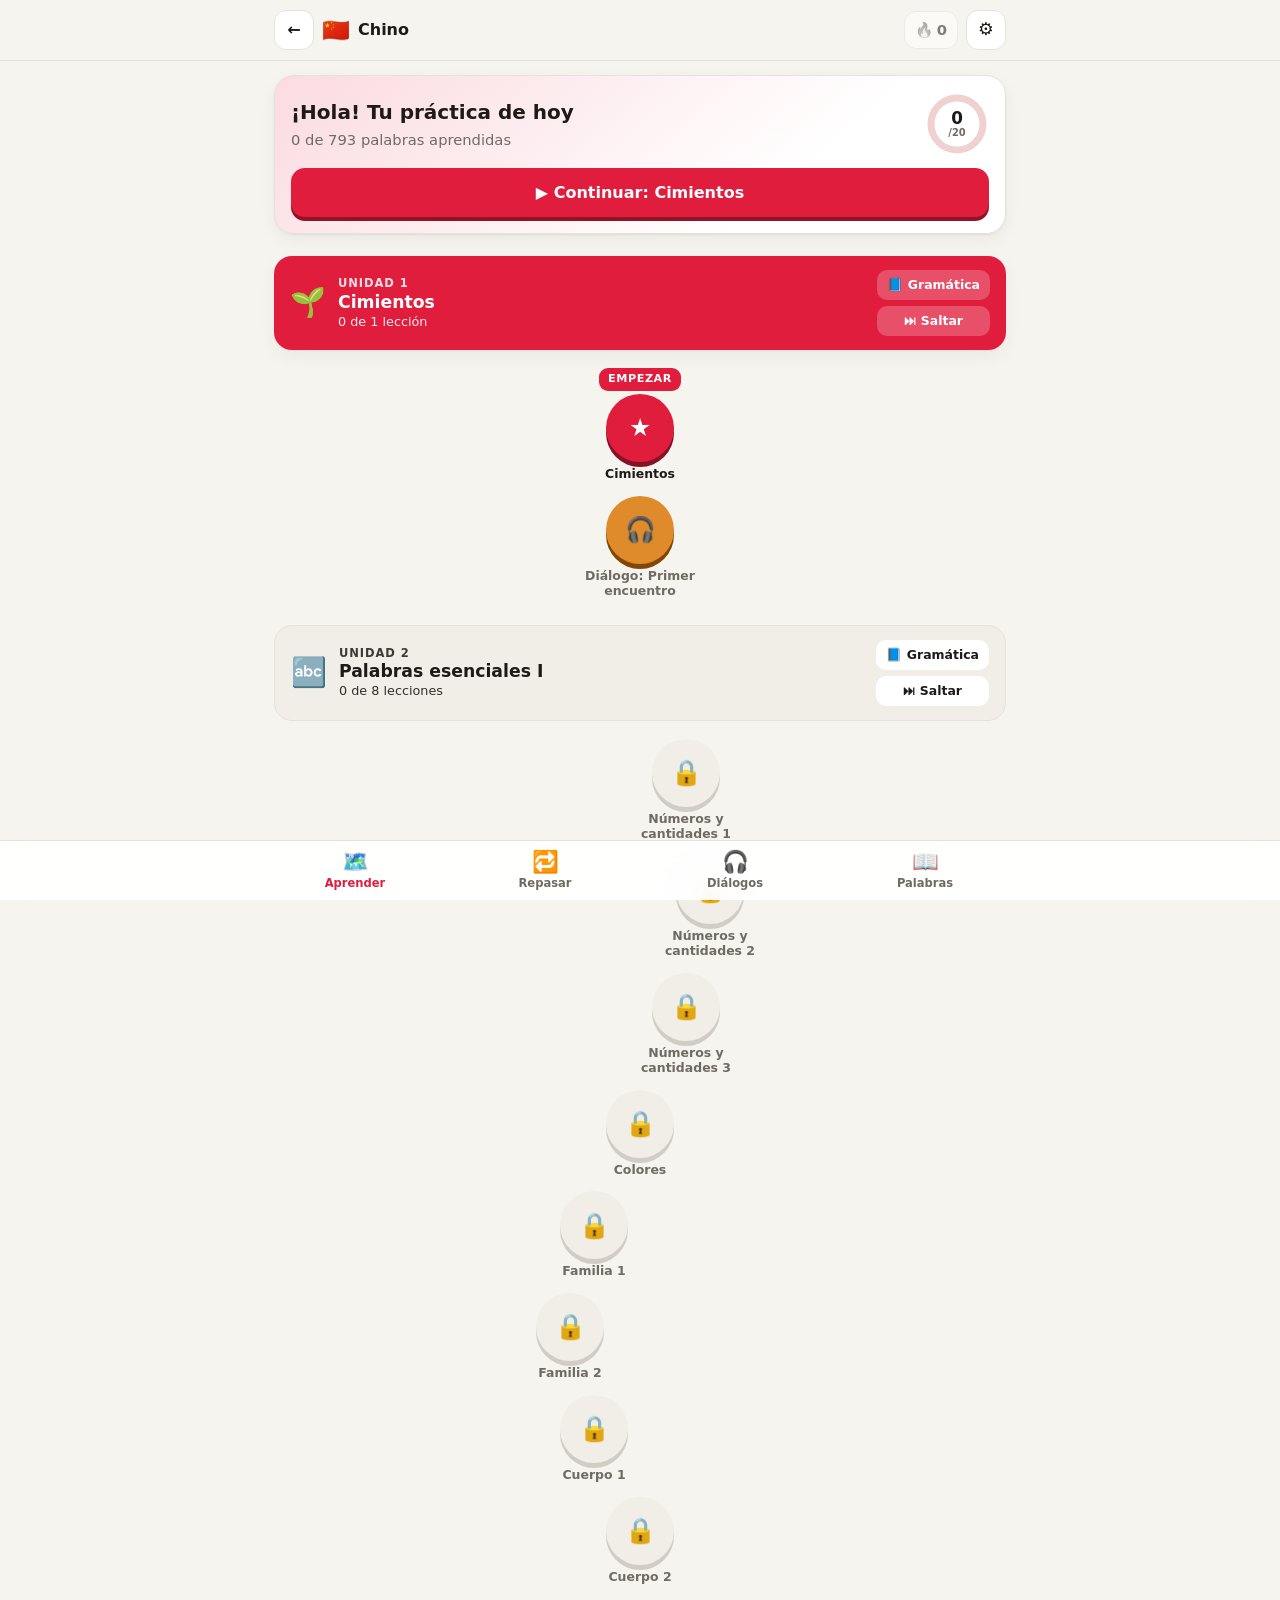
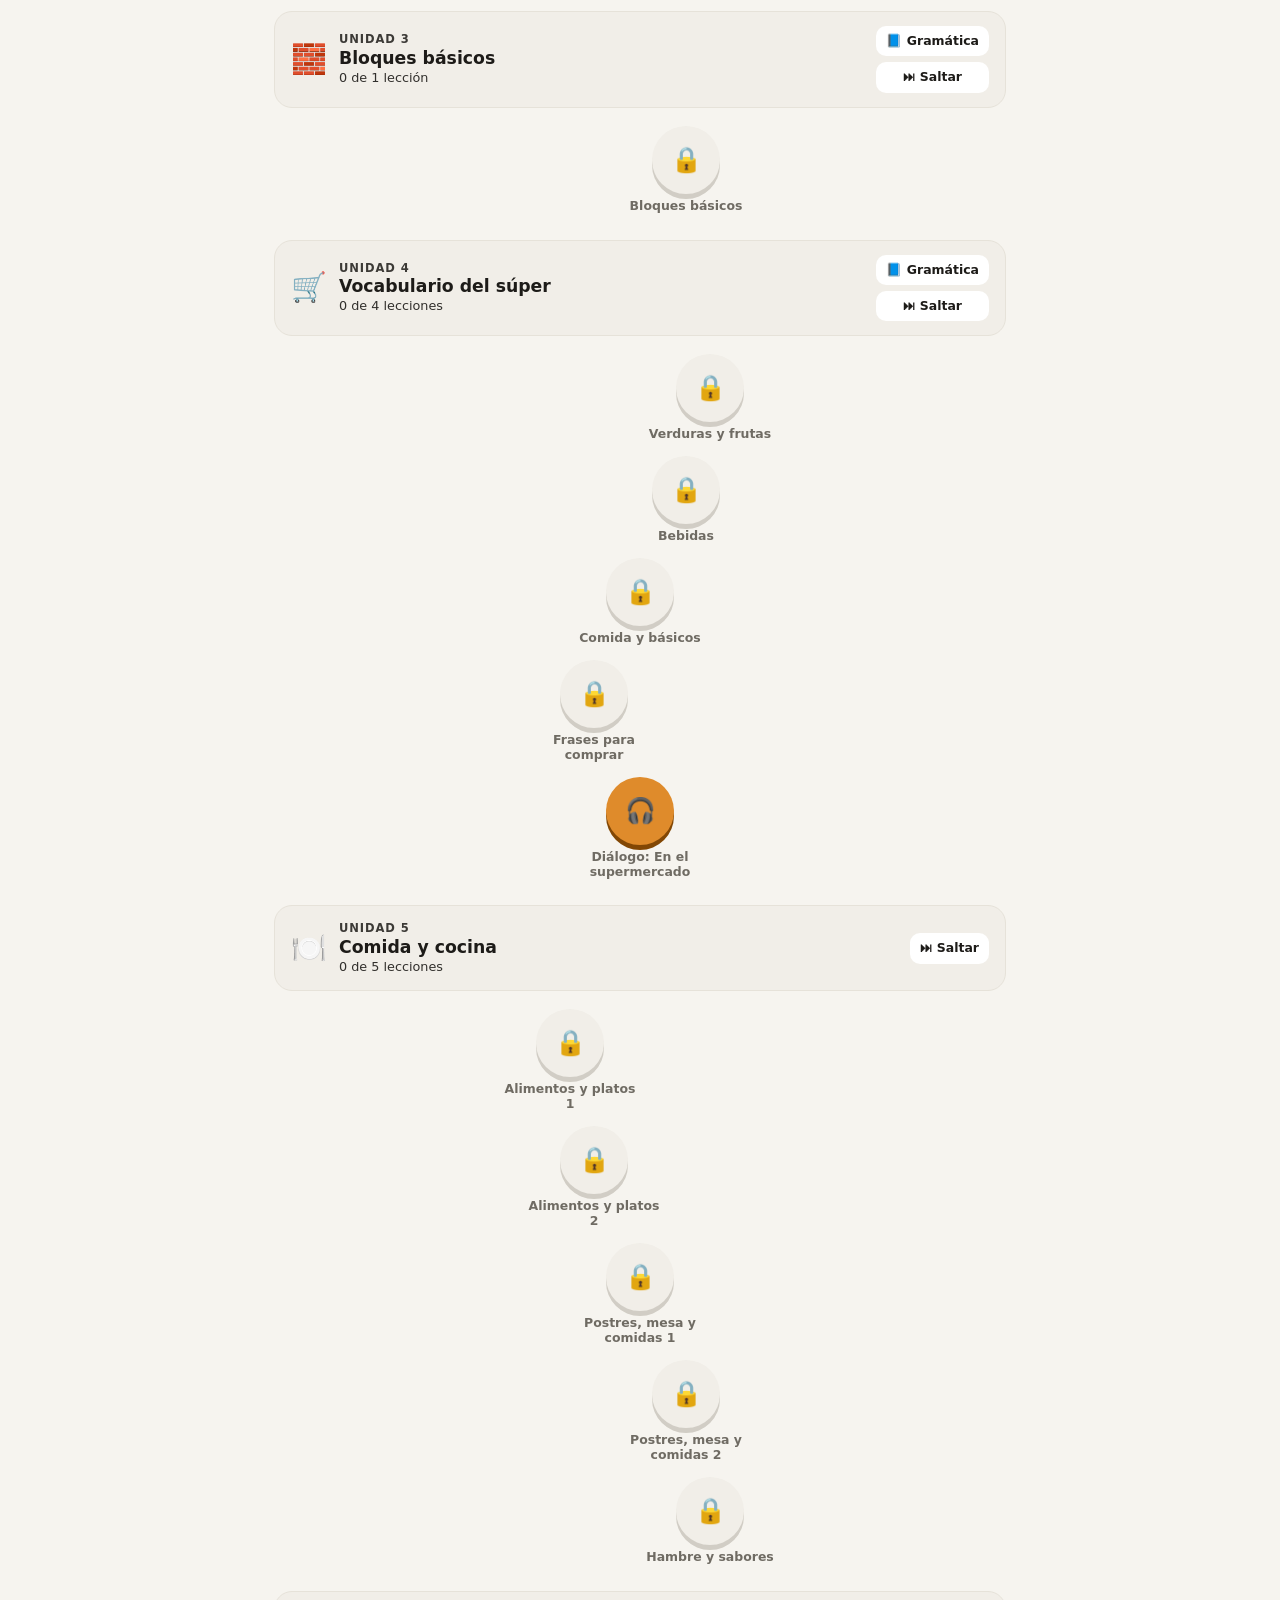
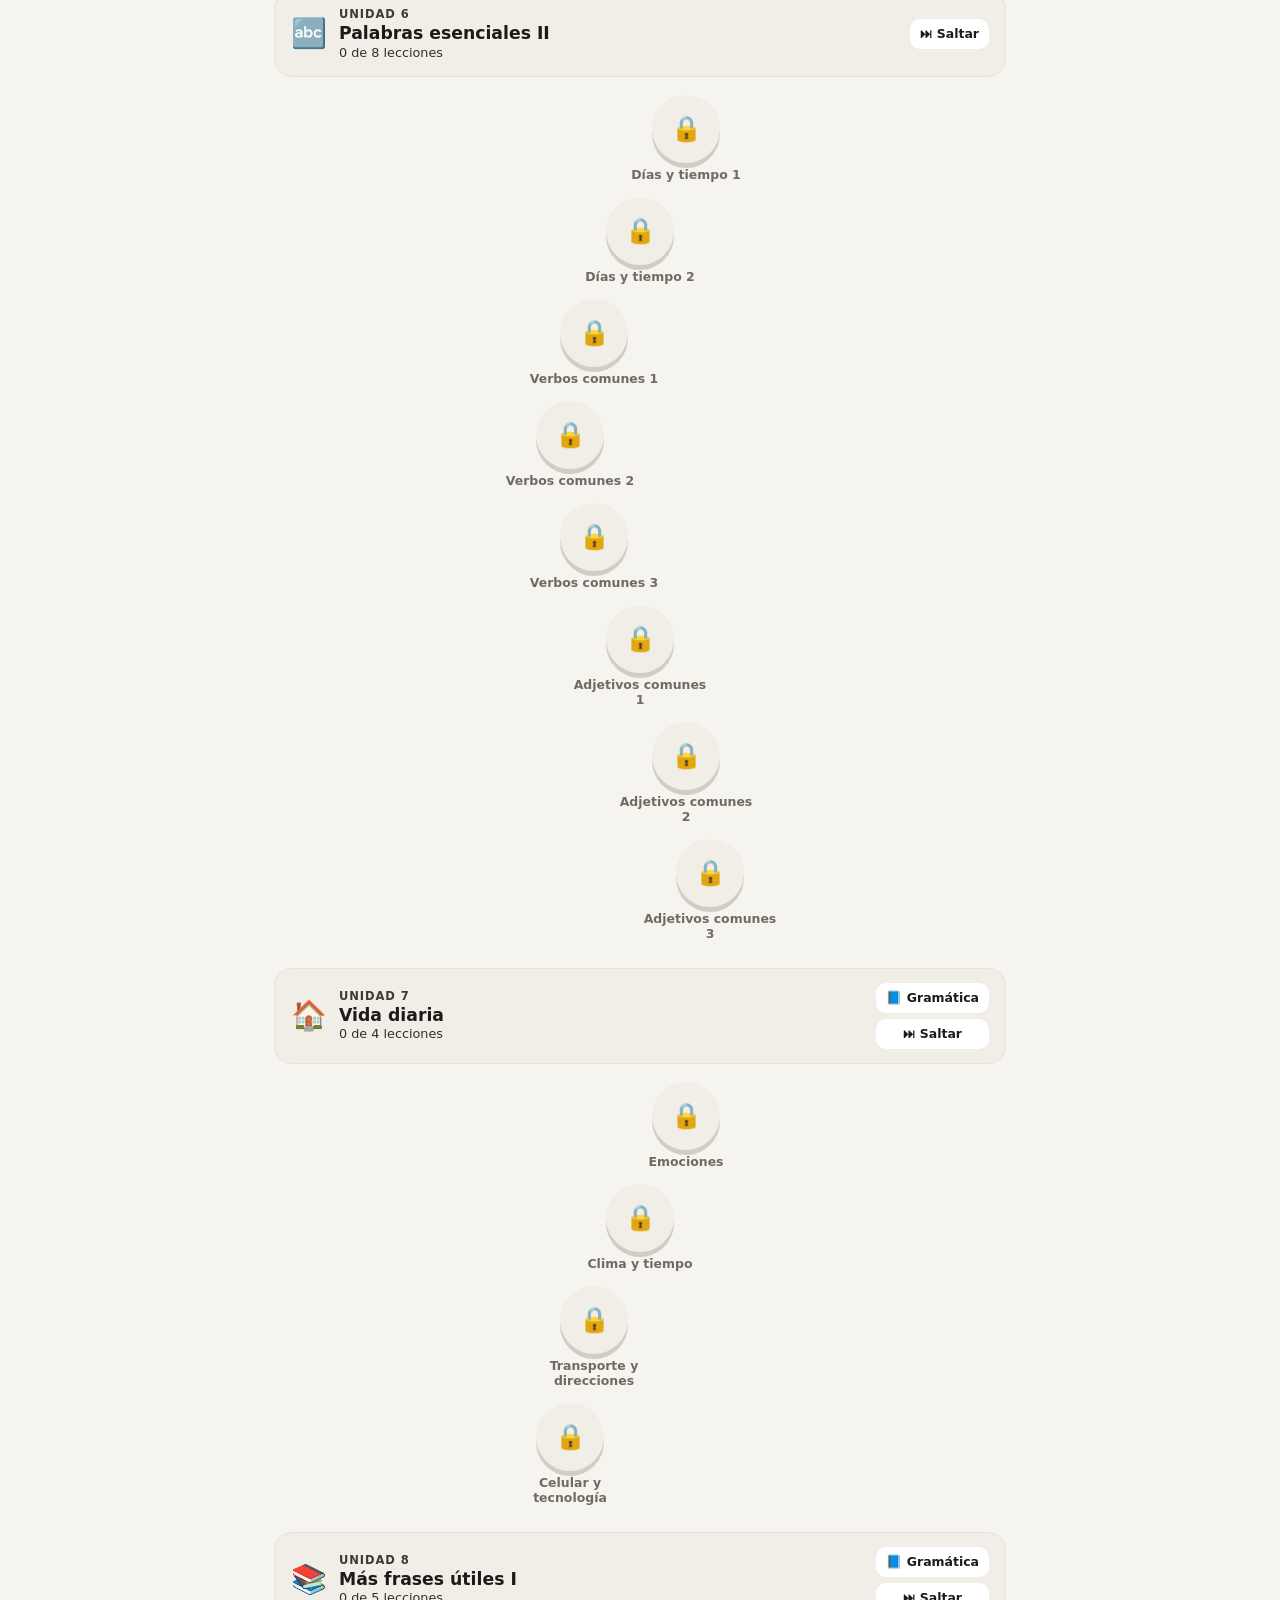
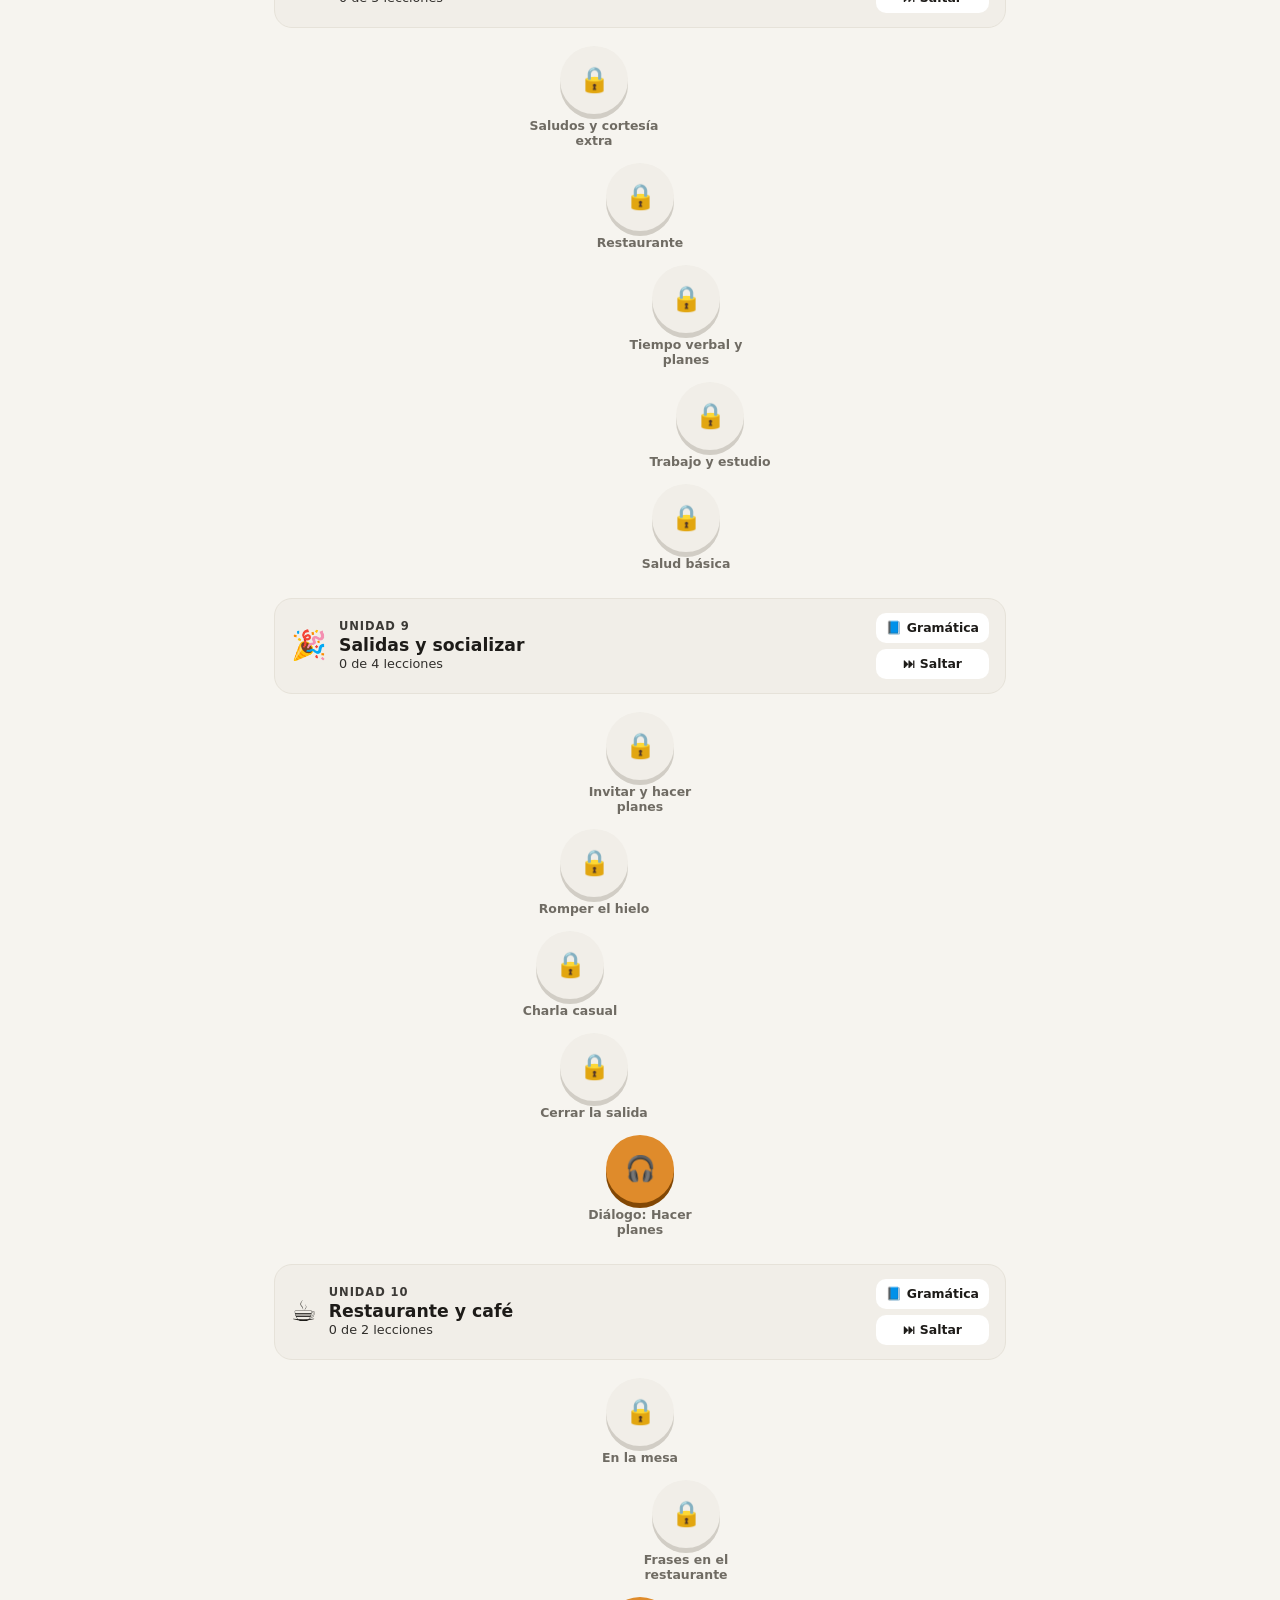
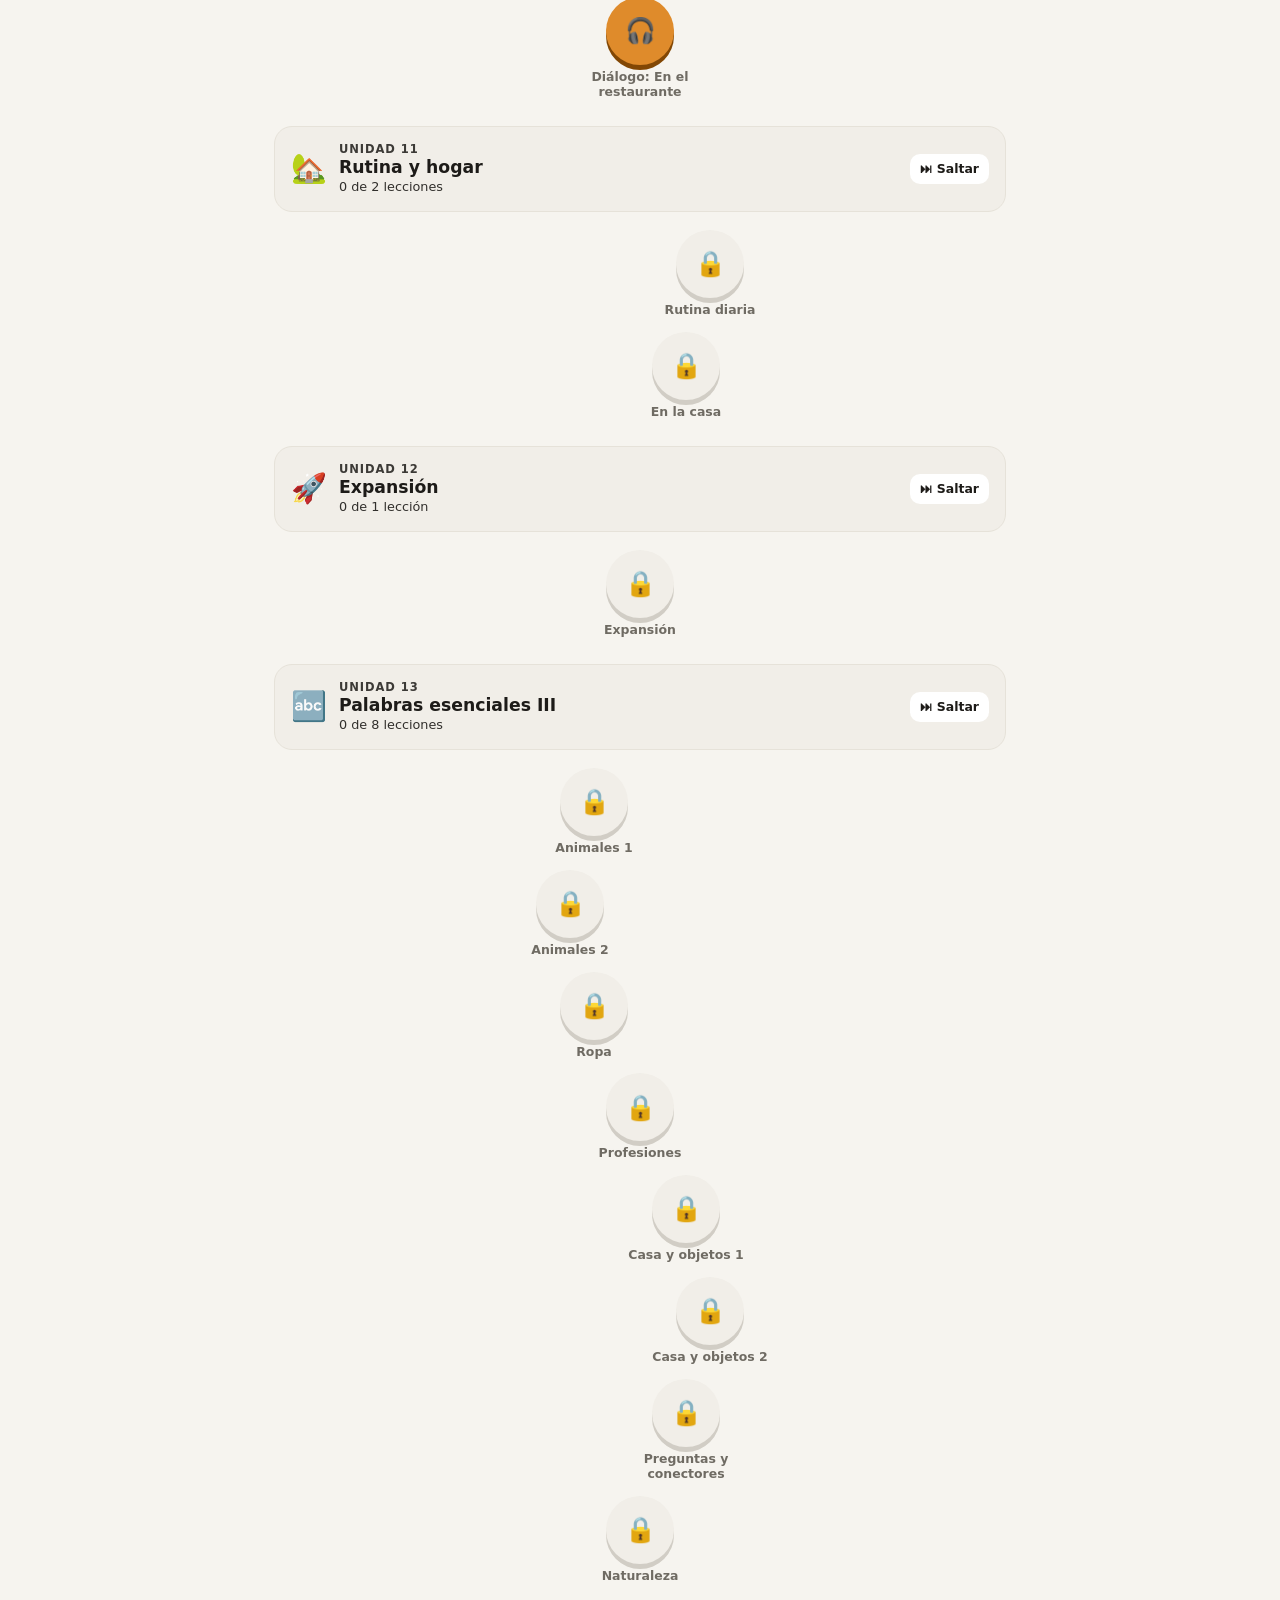
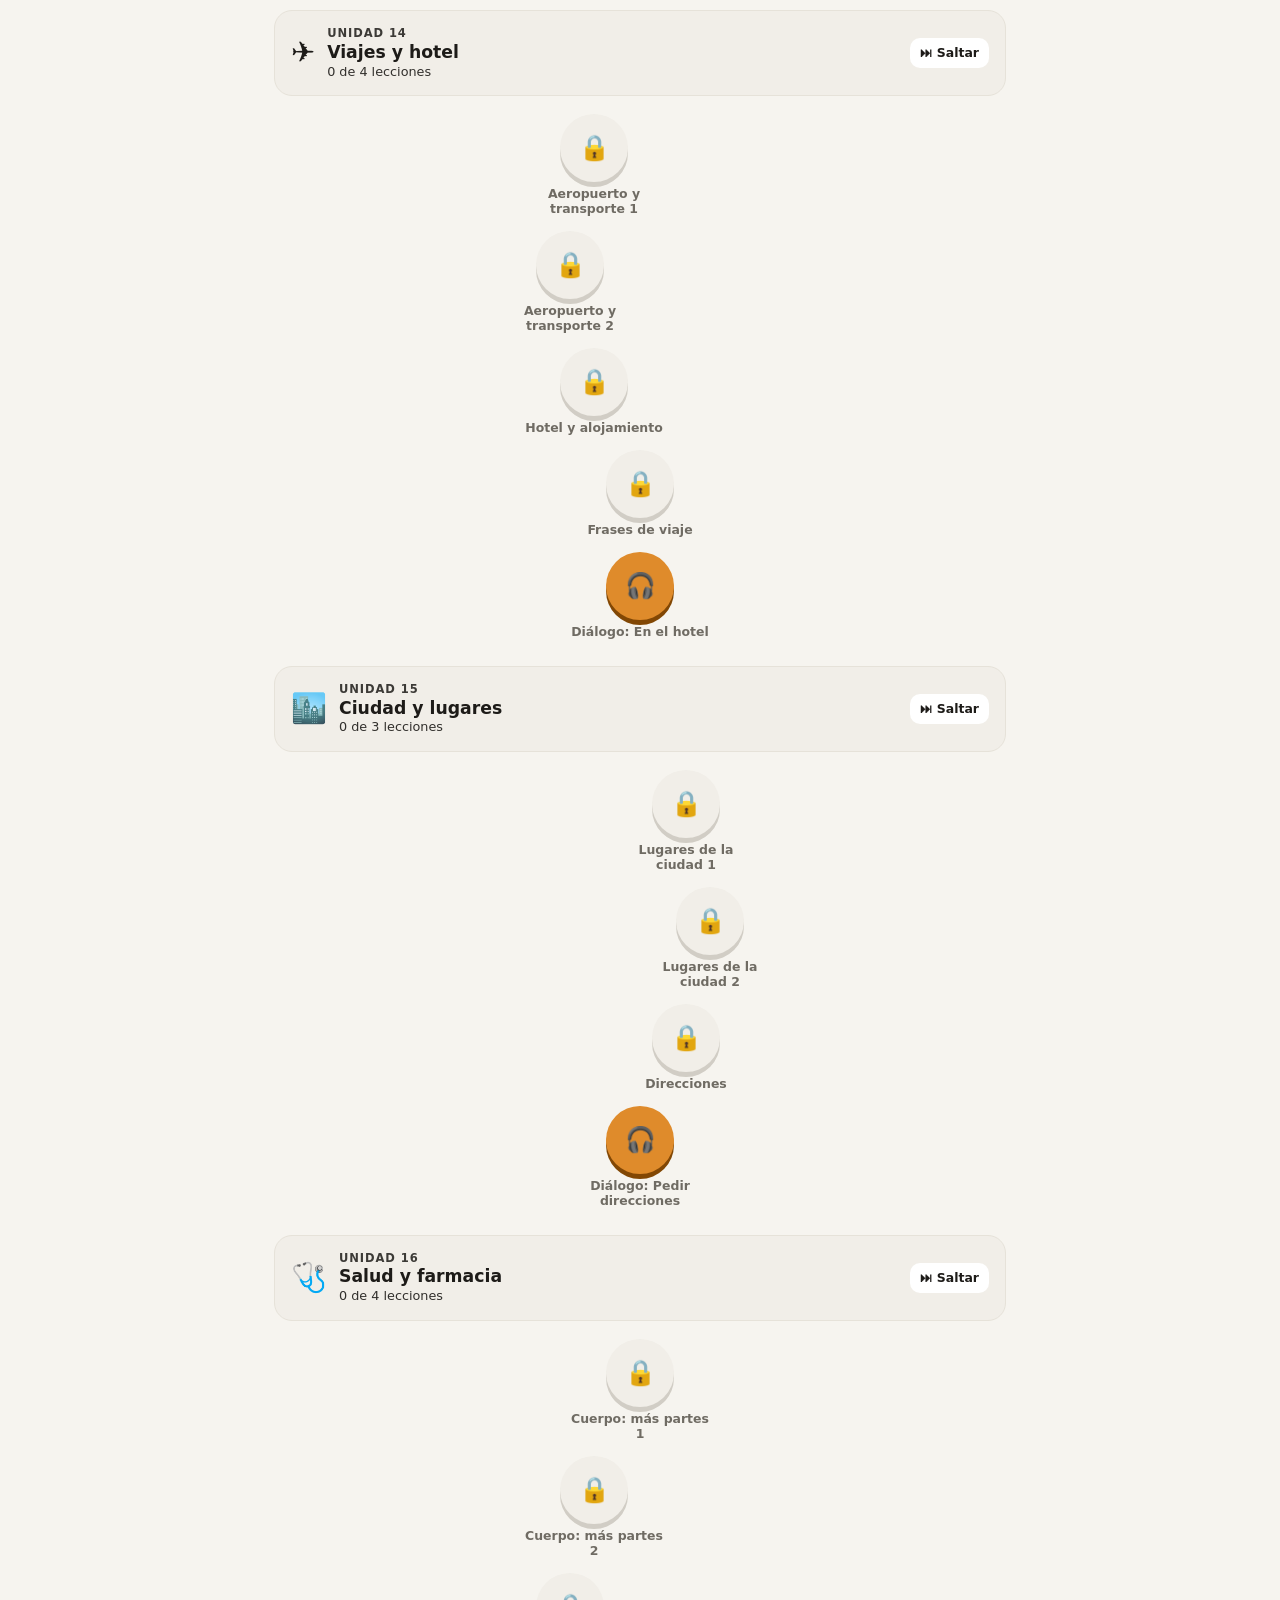
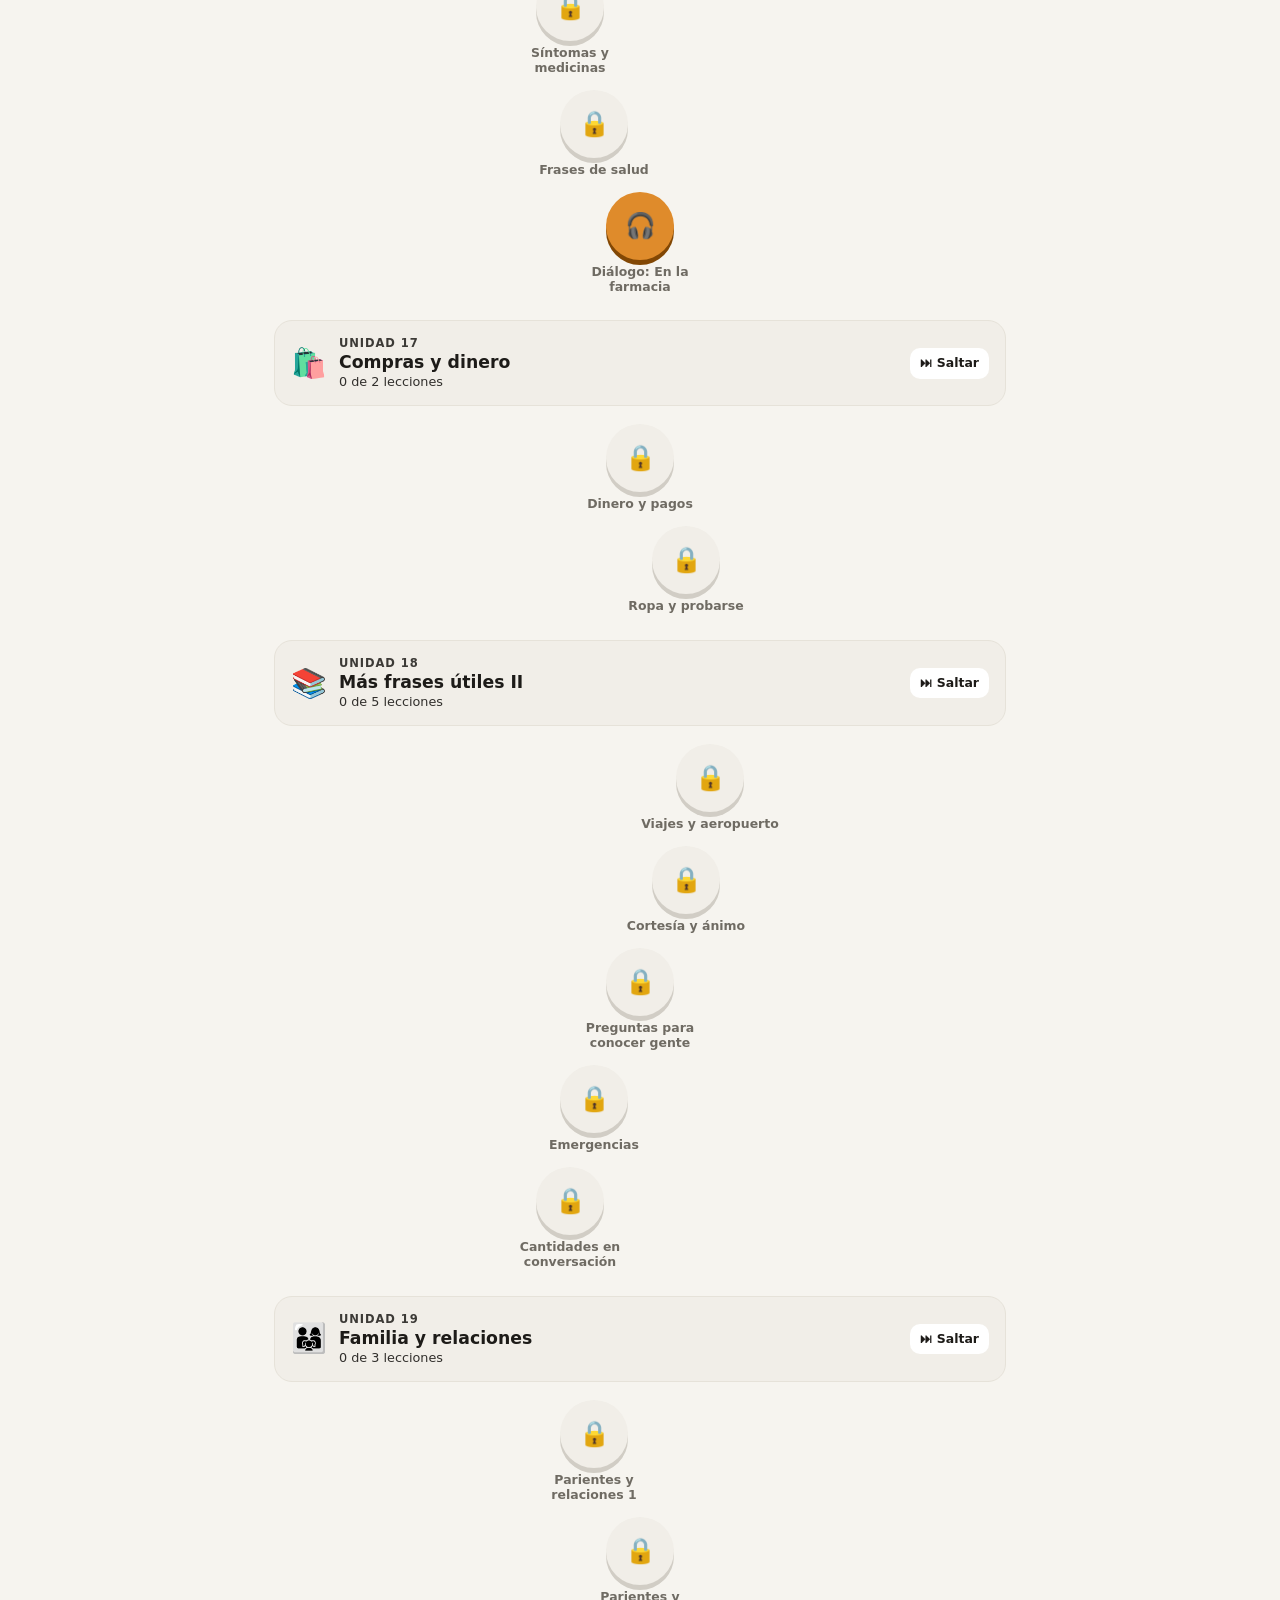
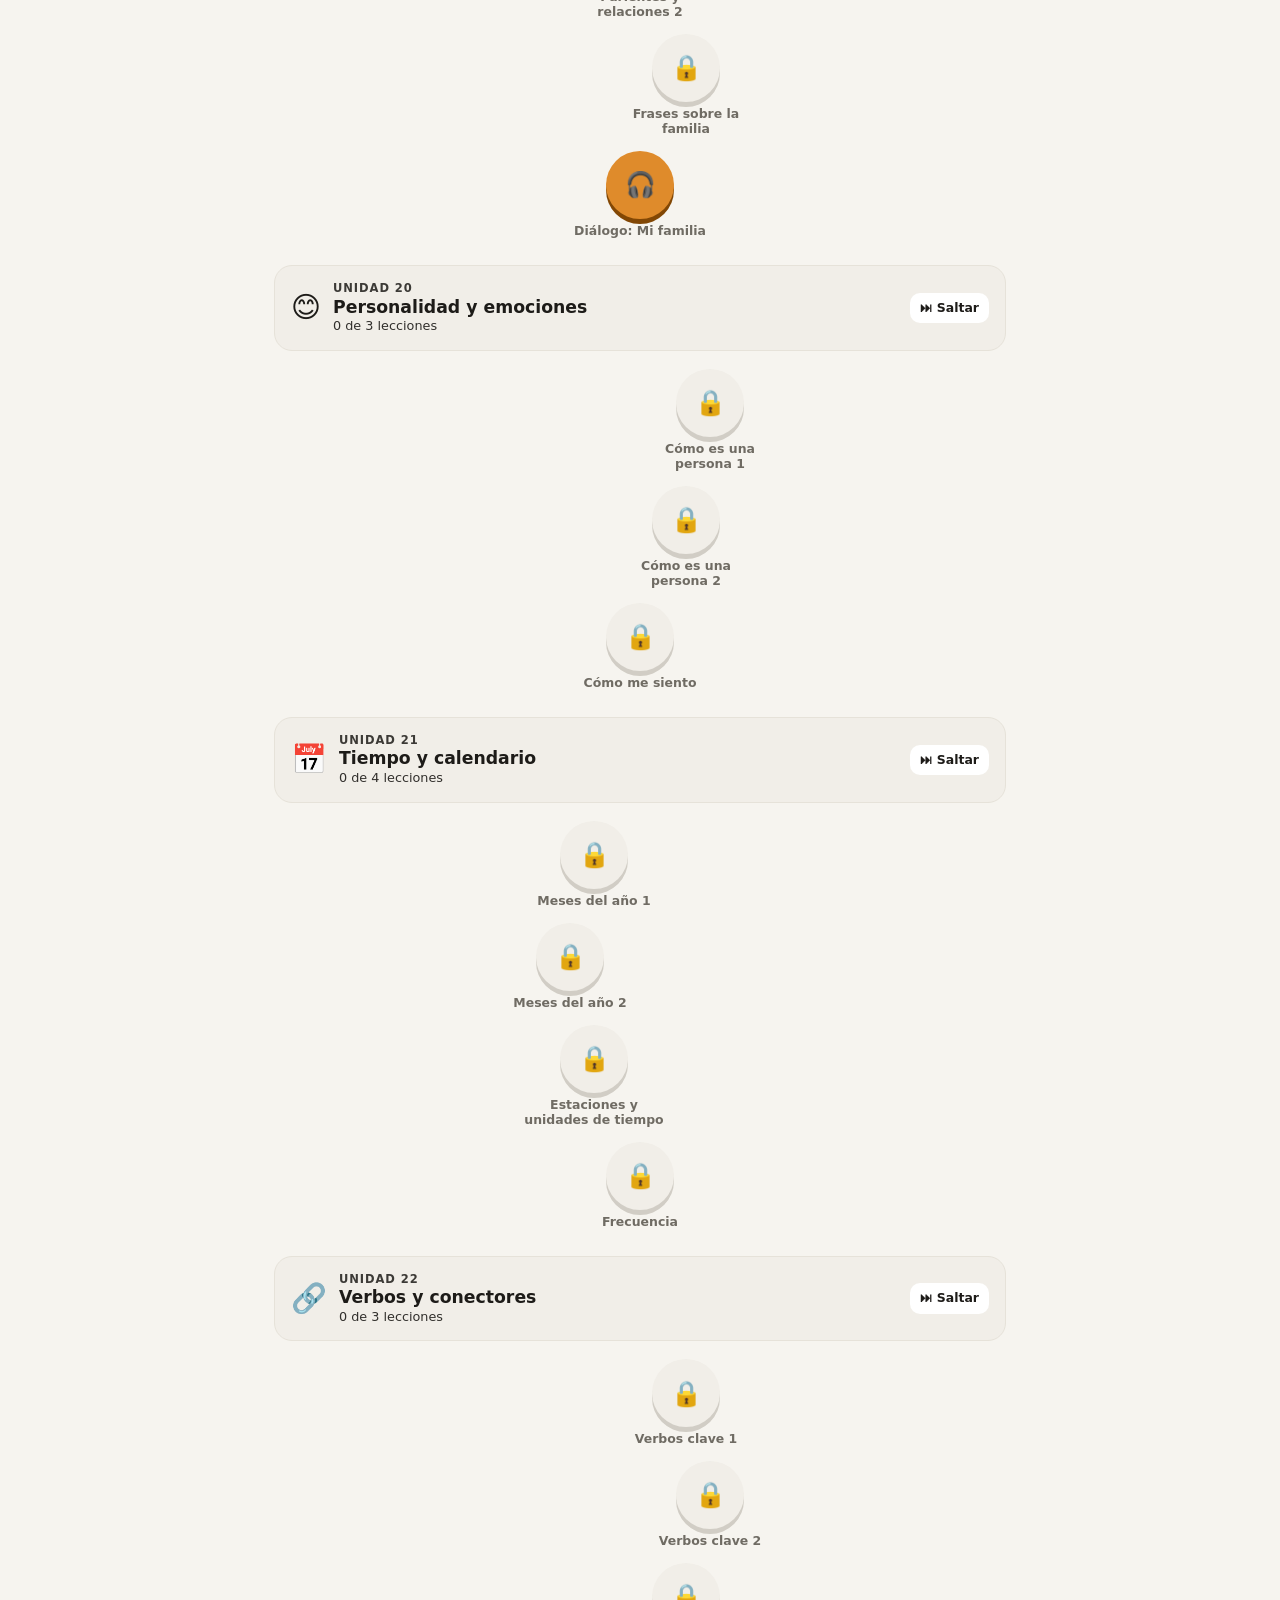
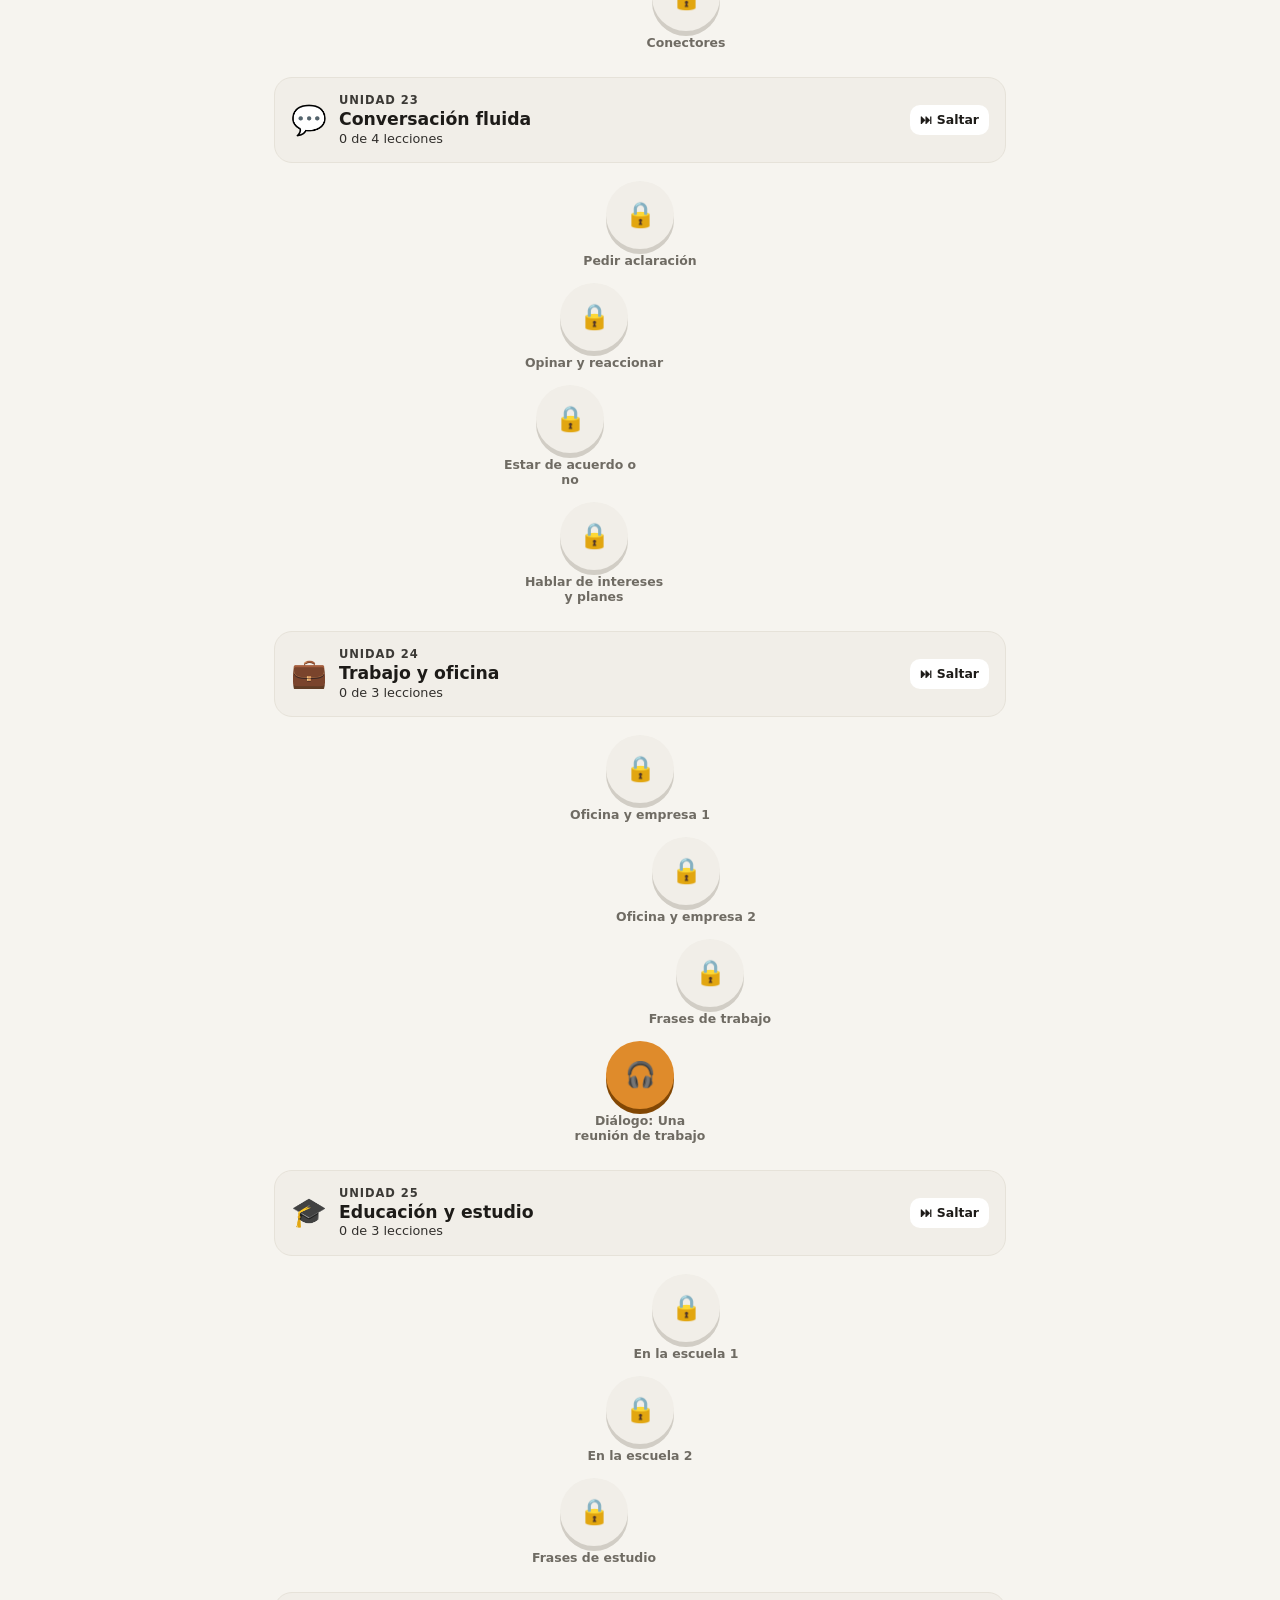
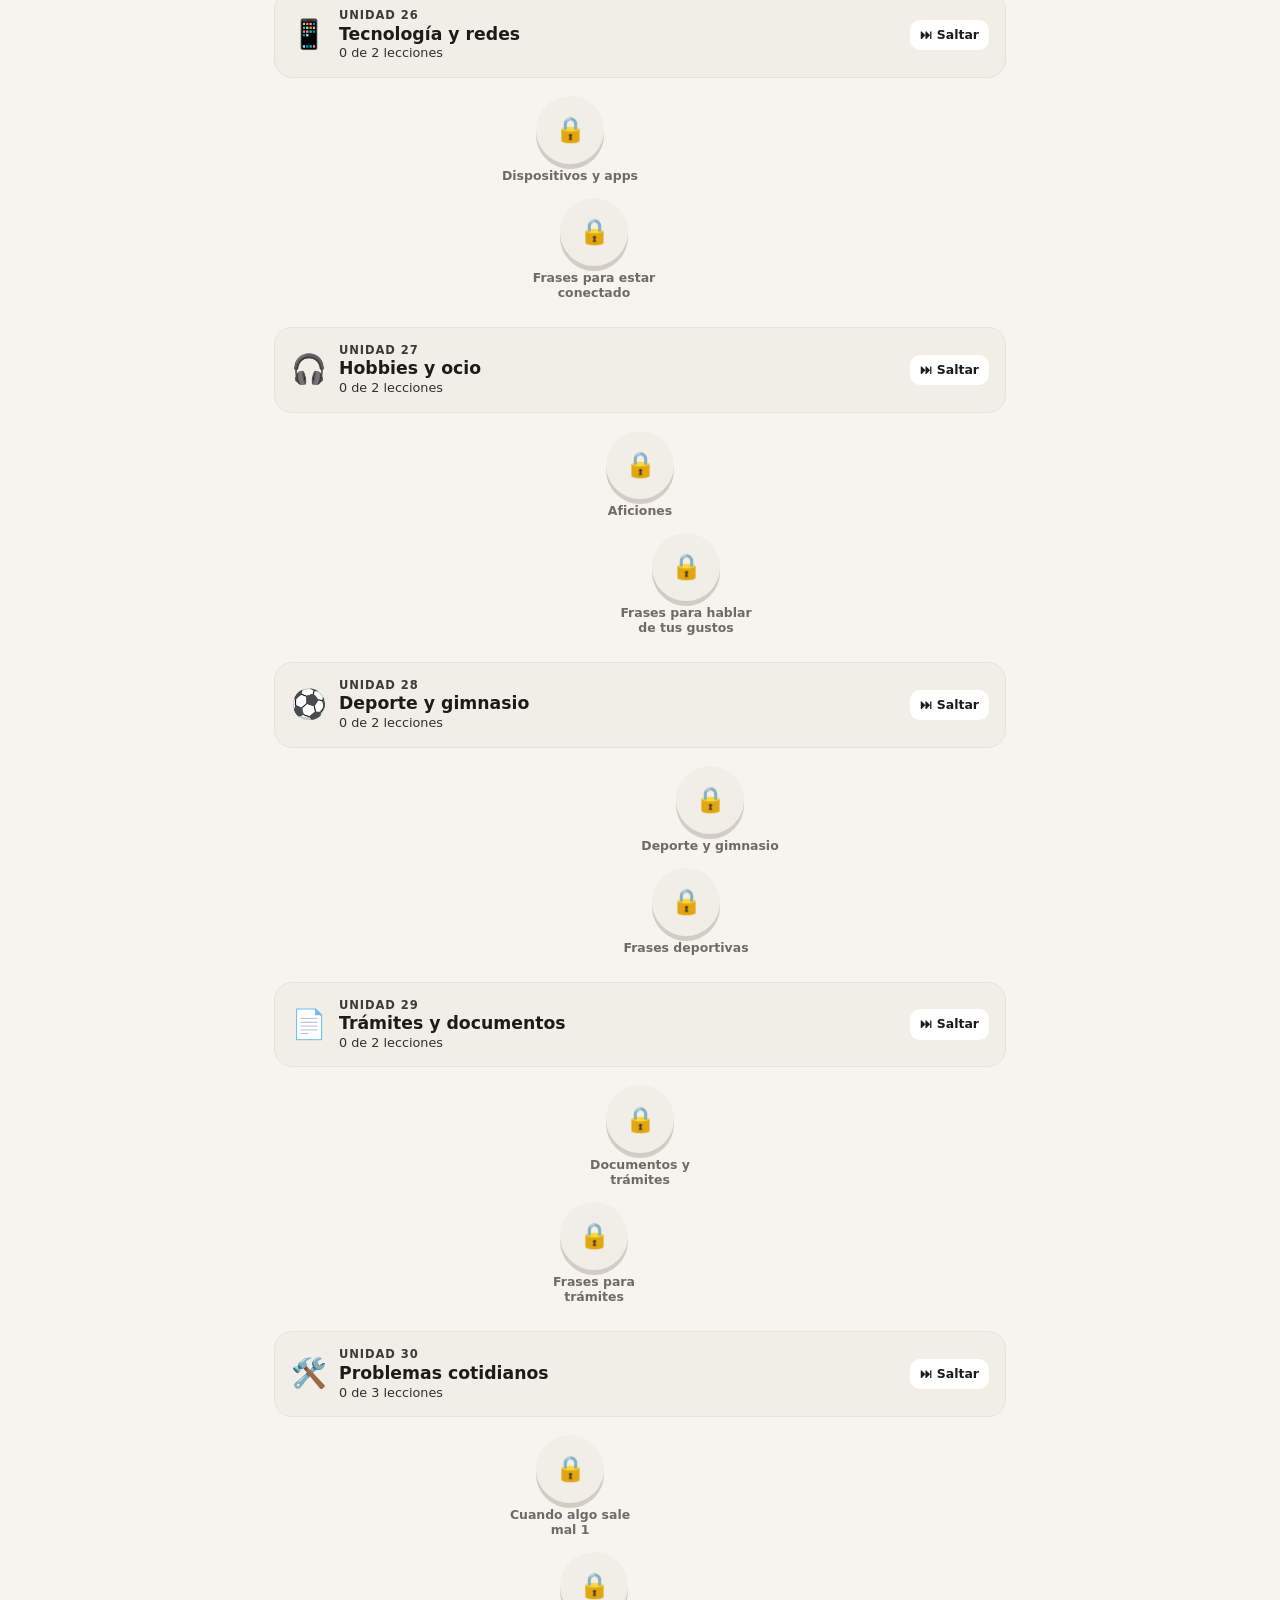
<file: chinese_fluency_plan.html>
<!DOCTYPE html>
<html lang="es"><head><meta charset="UTF-8"><meta name="viewport" content="width=device-width, initial-scale=1">
<title>Redirigiendo…</title>
<script>location.replace('app.html?lang=zh');</script>
<meta http-equiv="refresh" content="0; url=app.html?lang=zh">
</head><body style="font-family:system-ui;padding:24px">La app se mudó. <a href="app.html?lang=zh">Abrir</a></body></html>
</file>
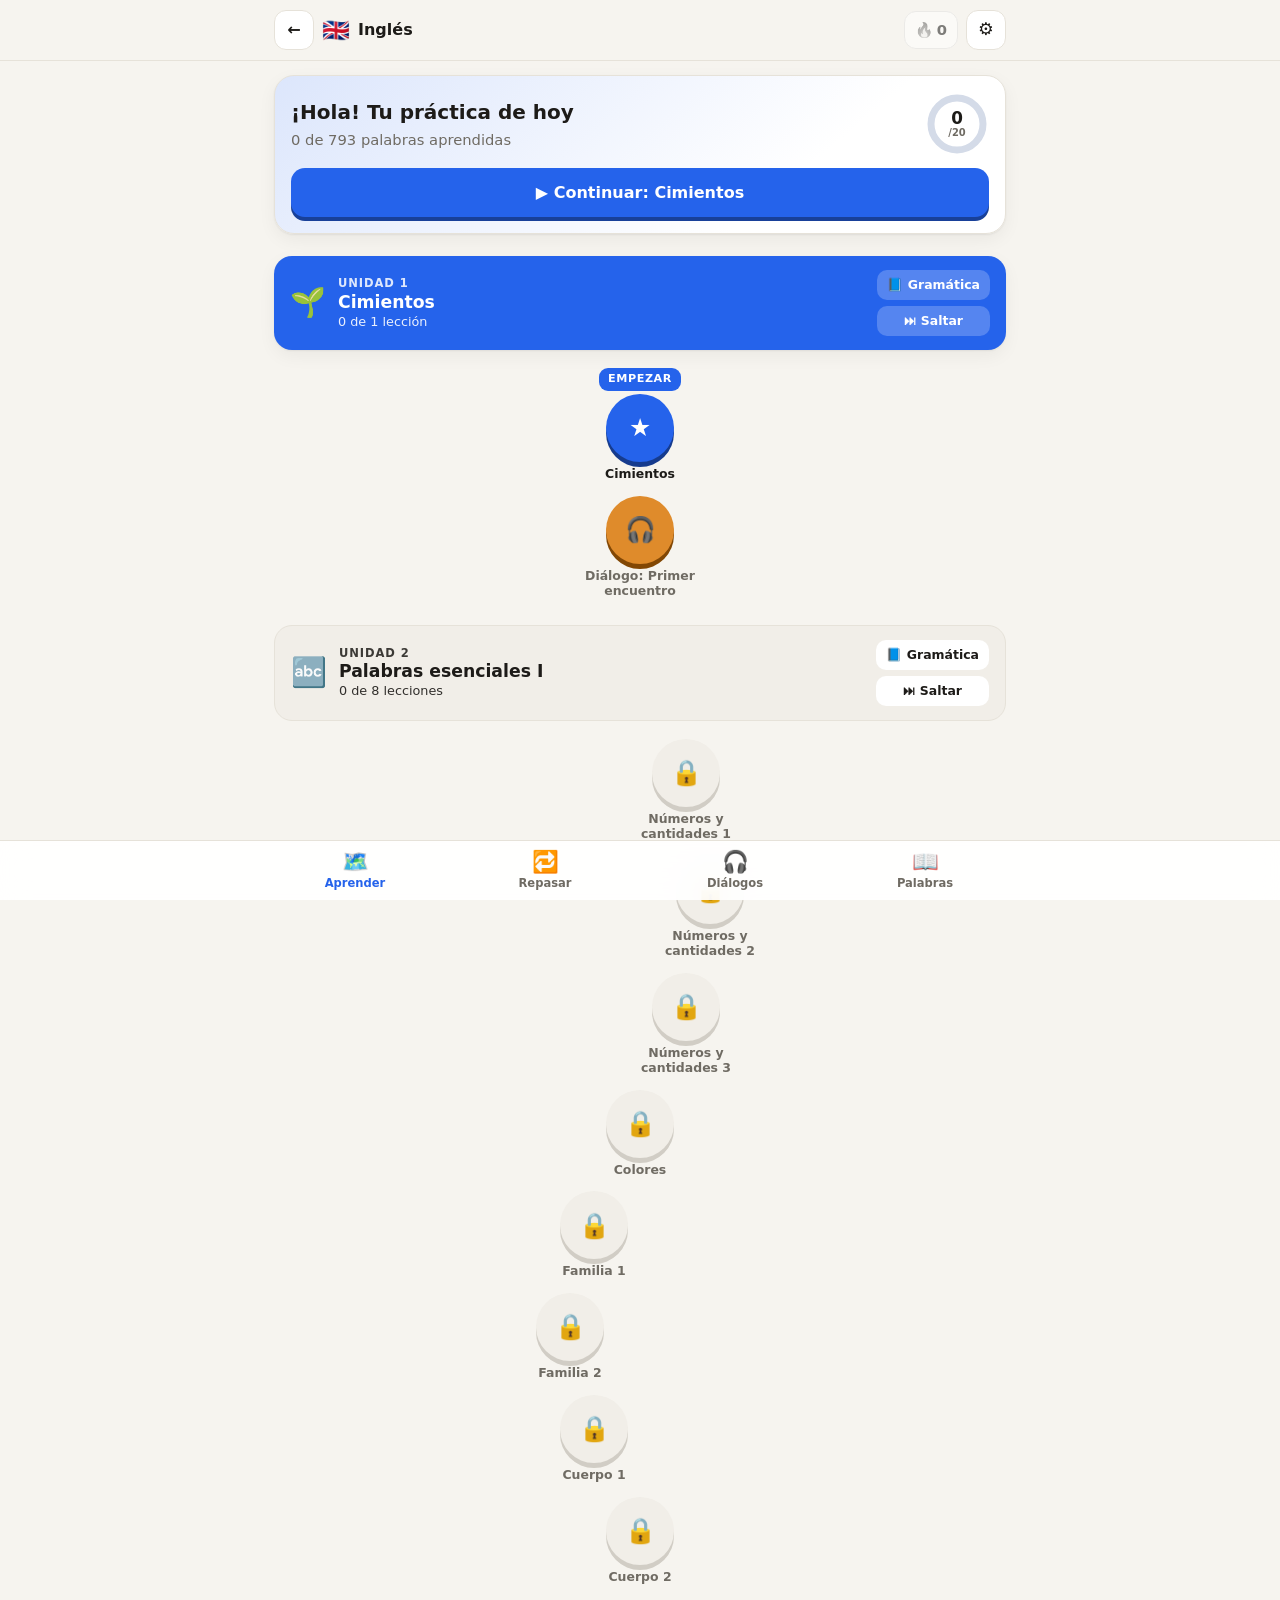
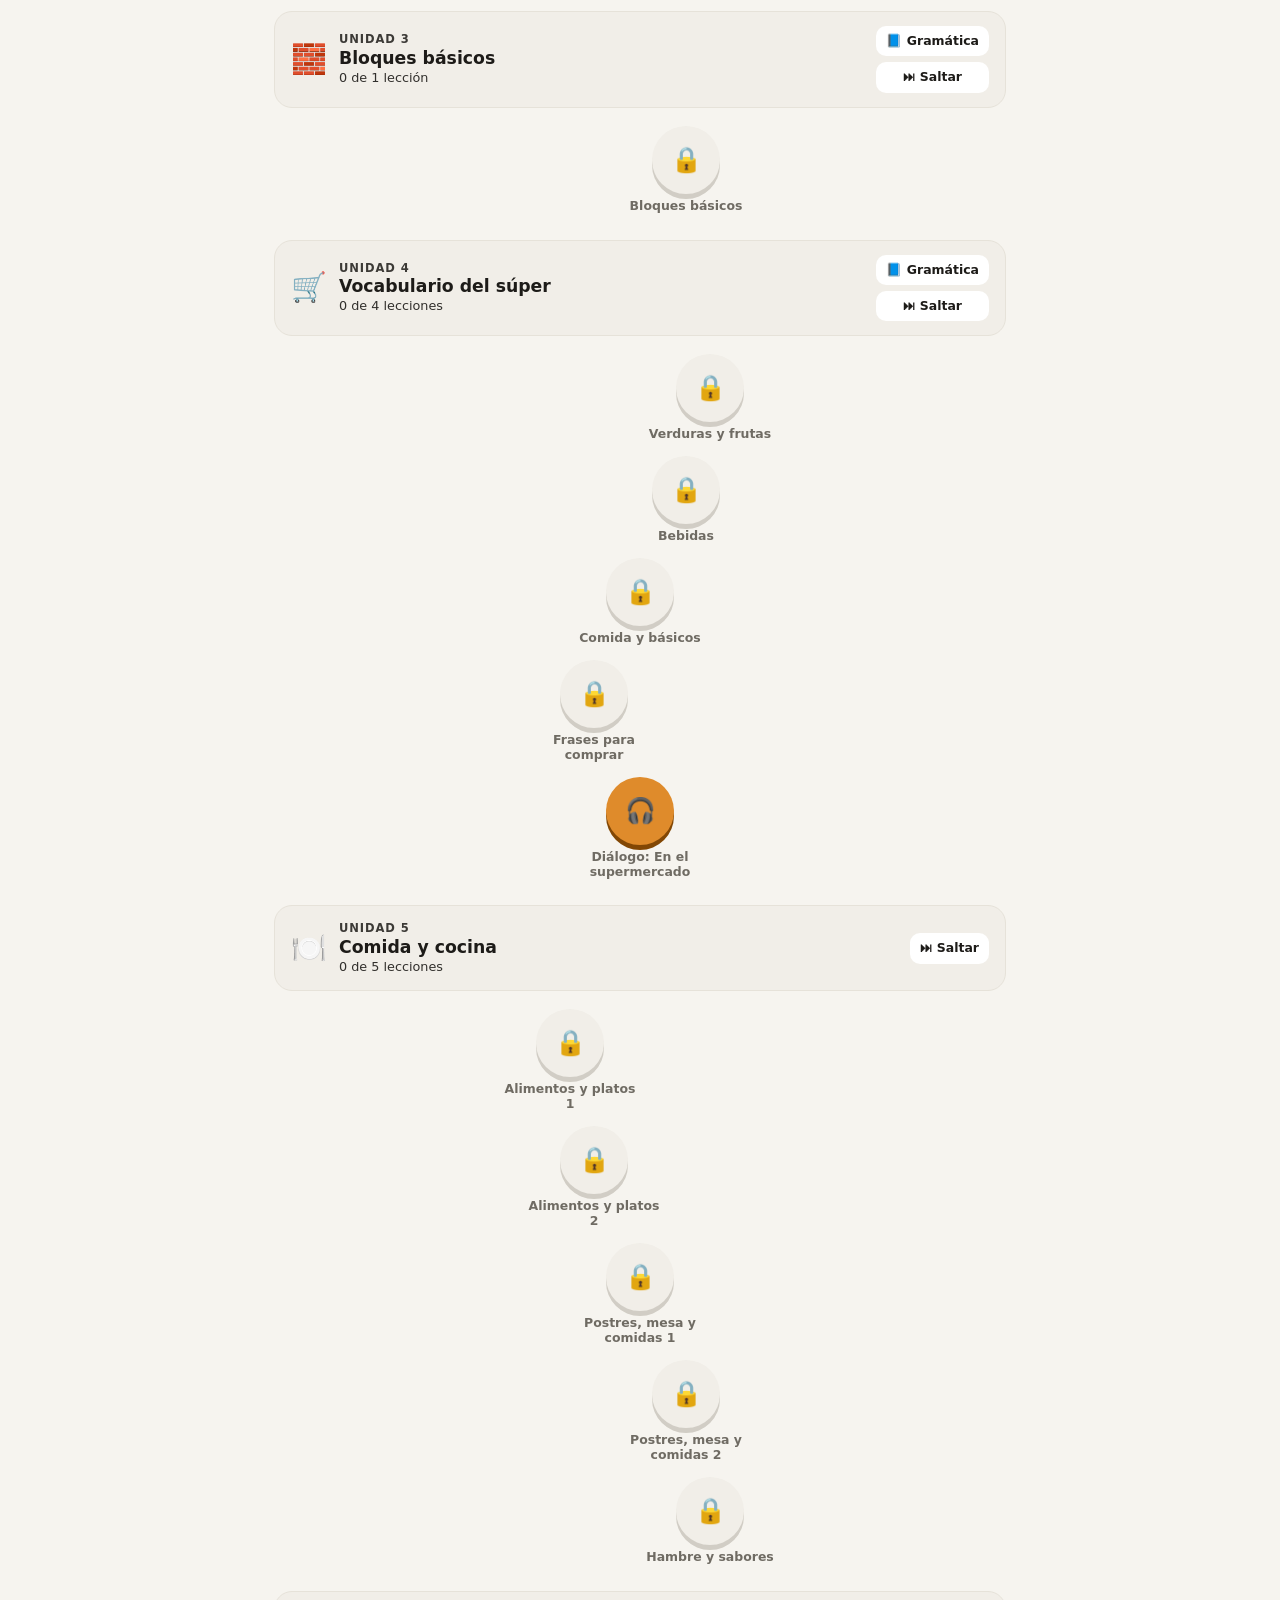
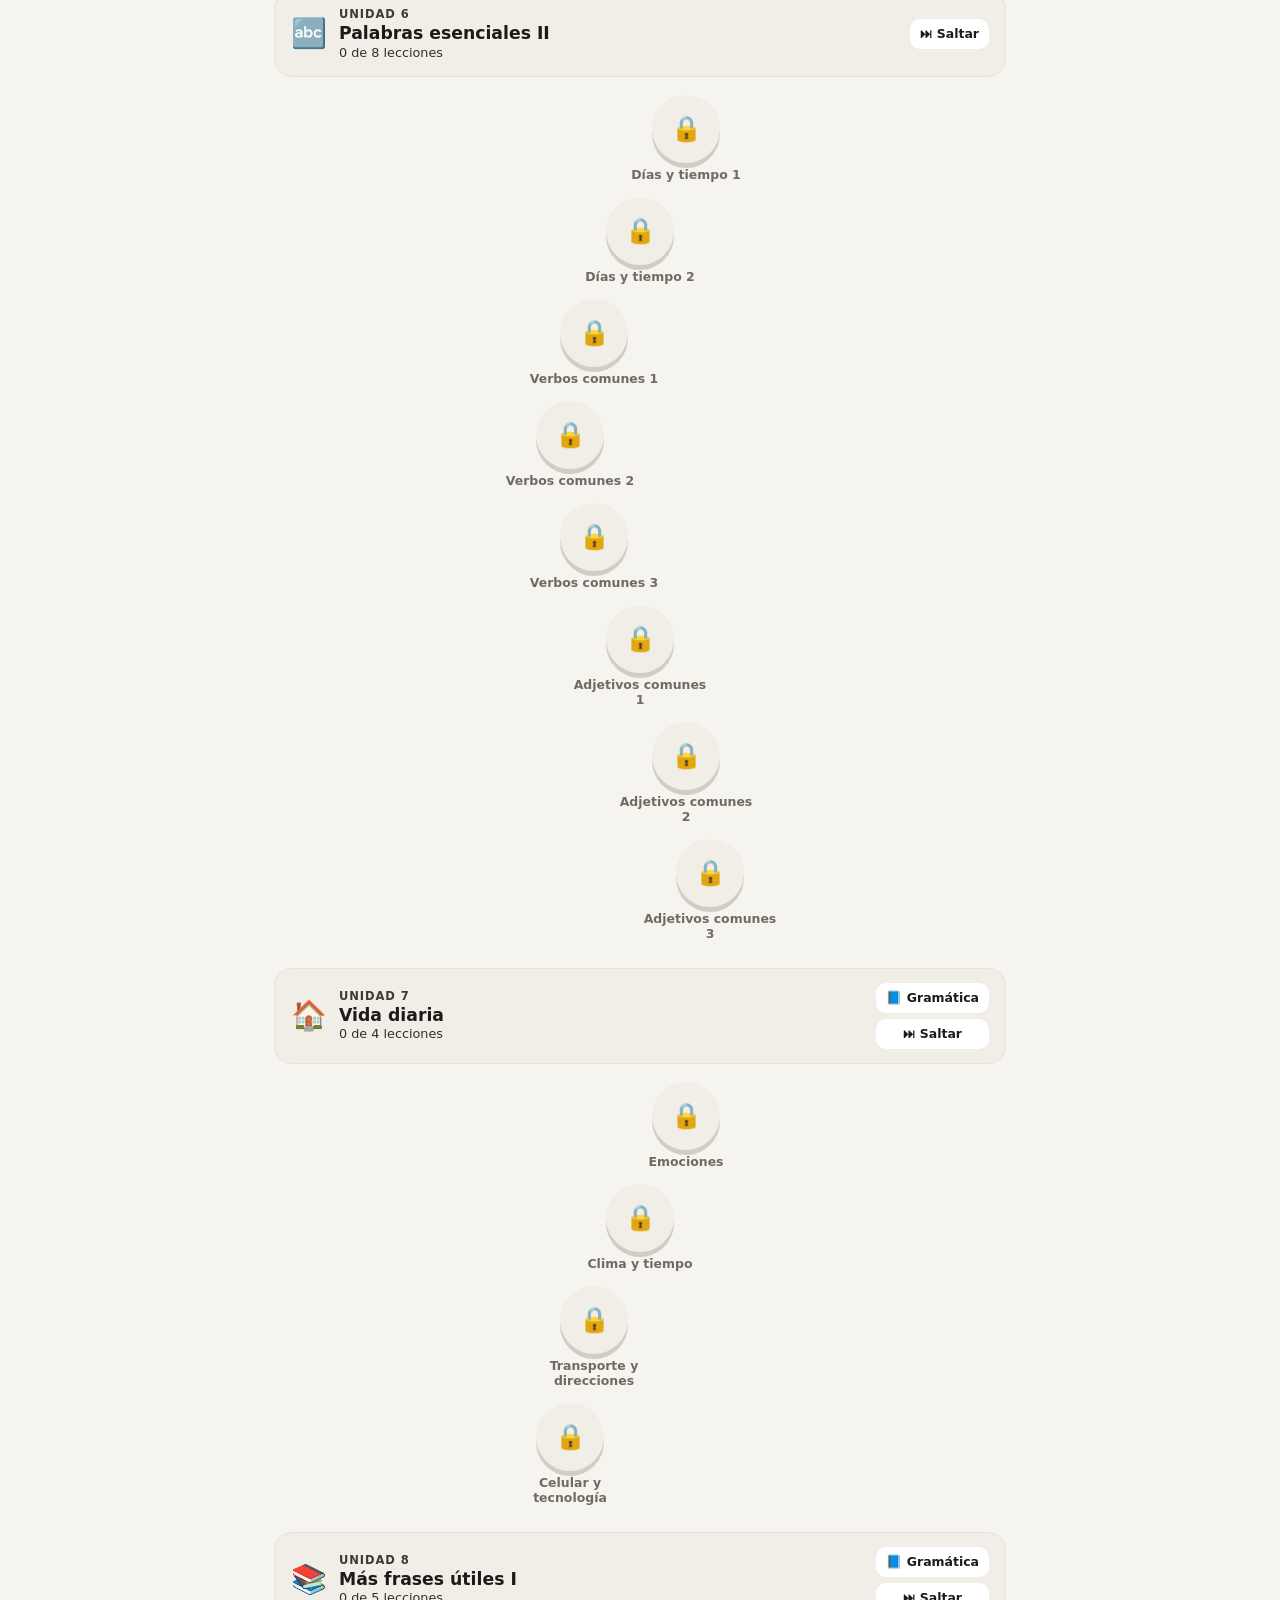
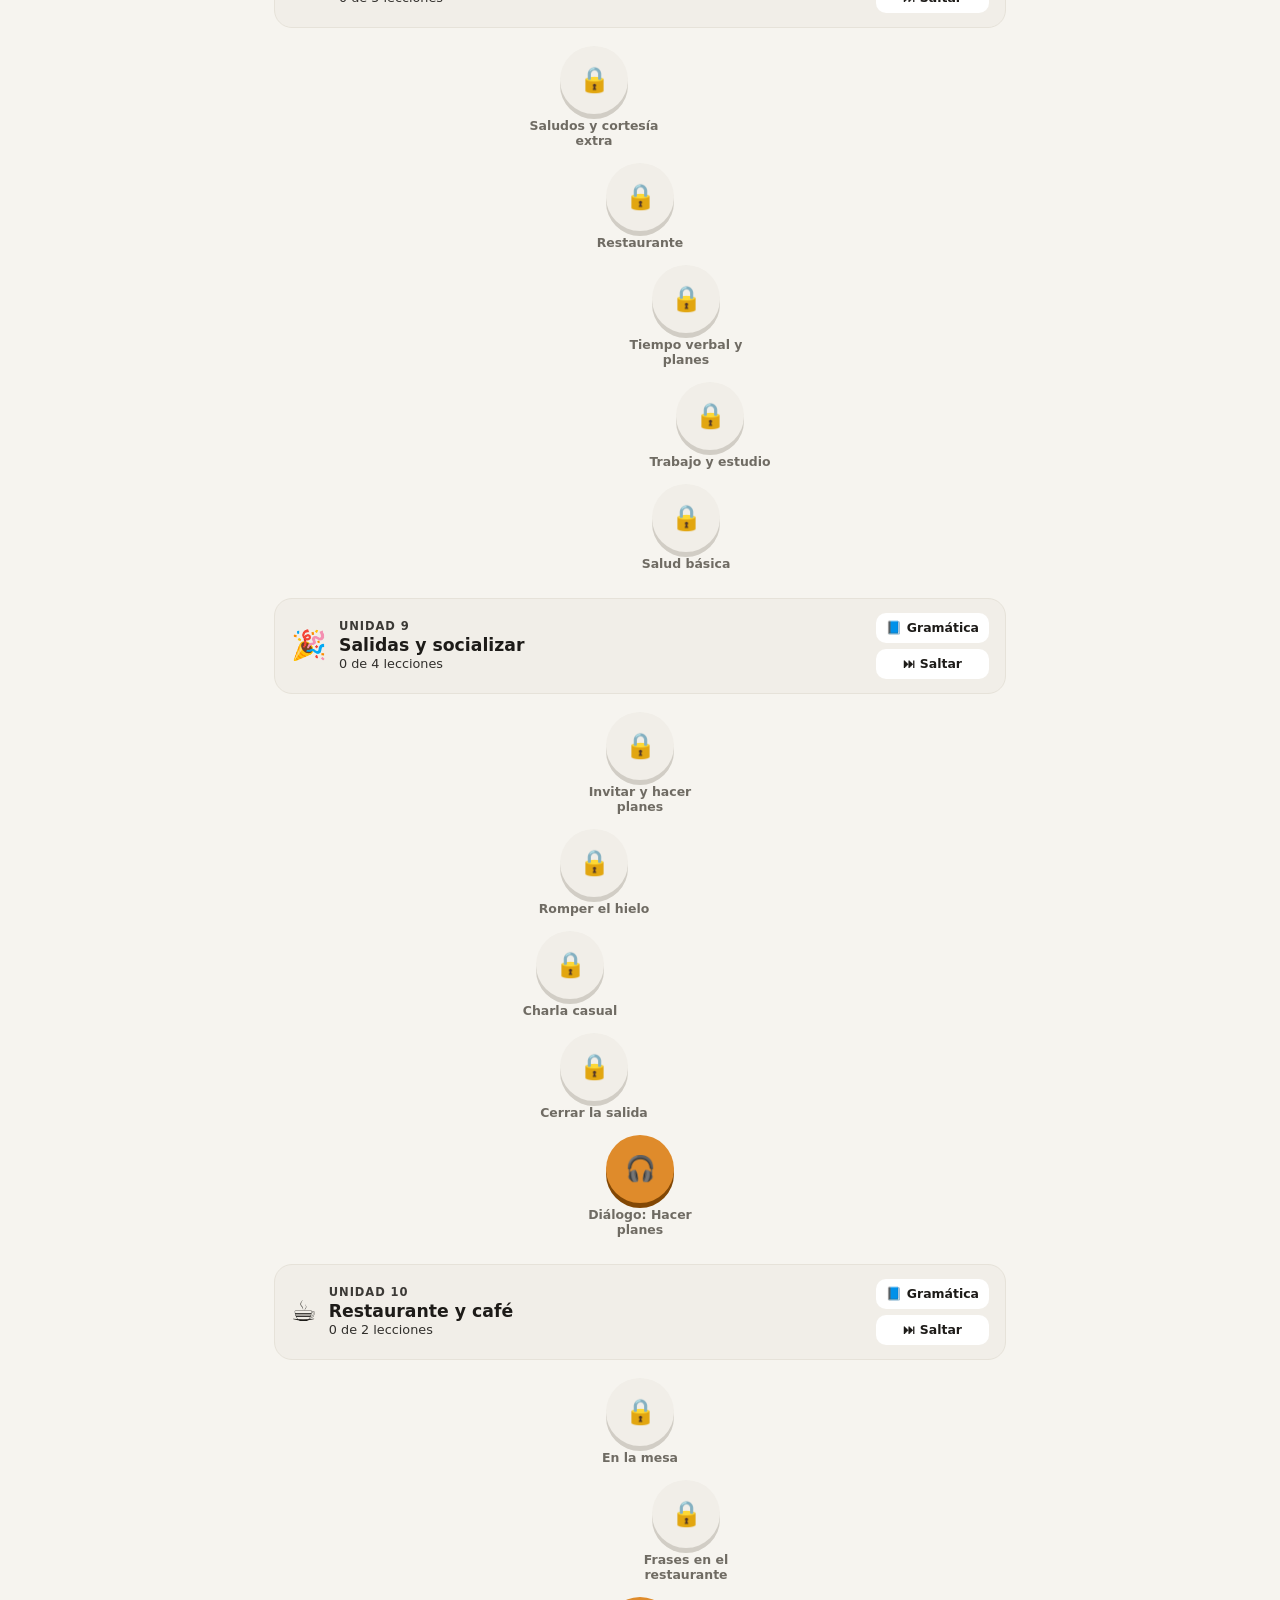
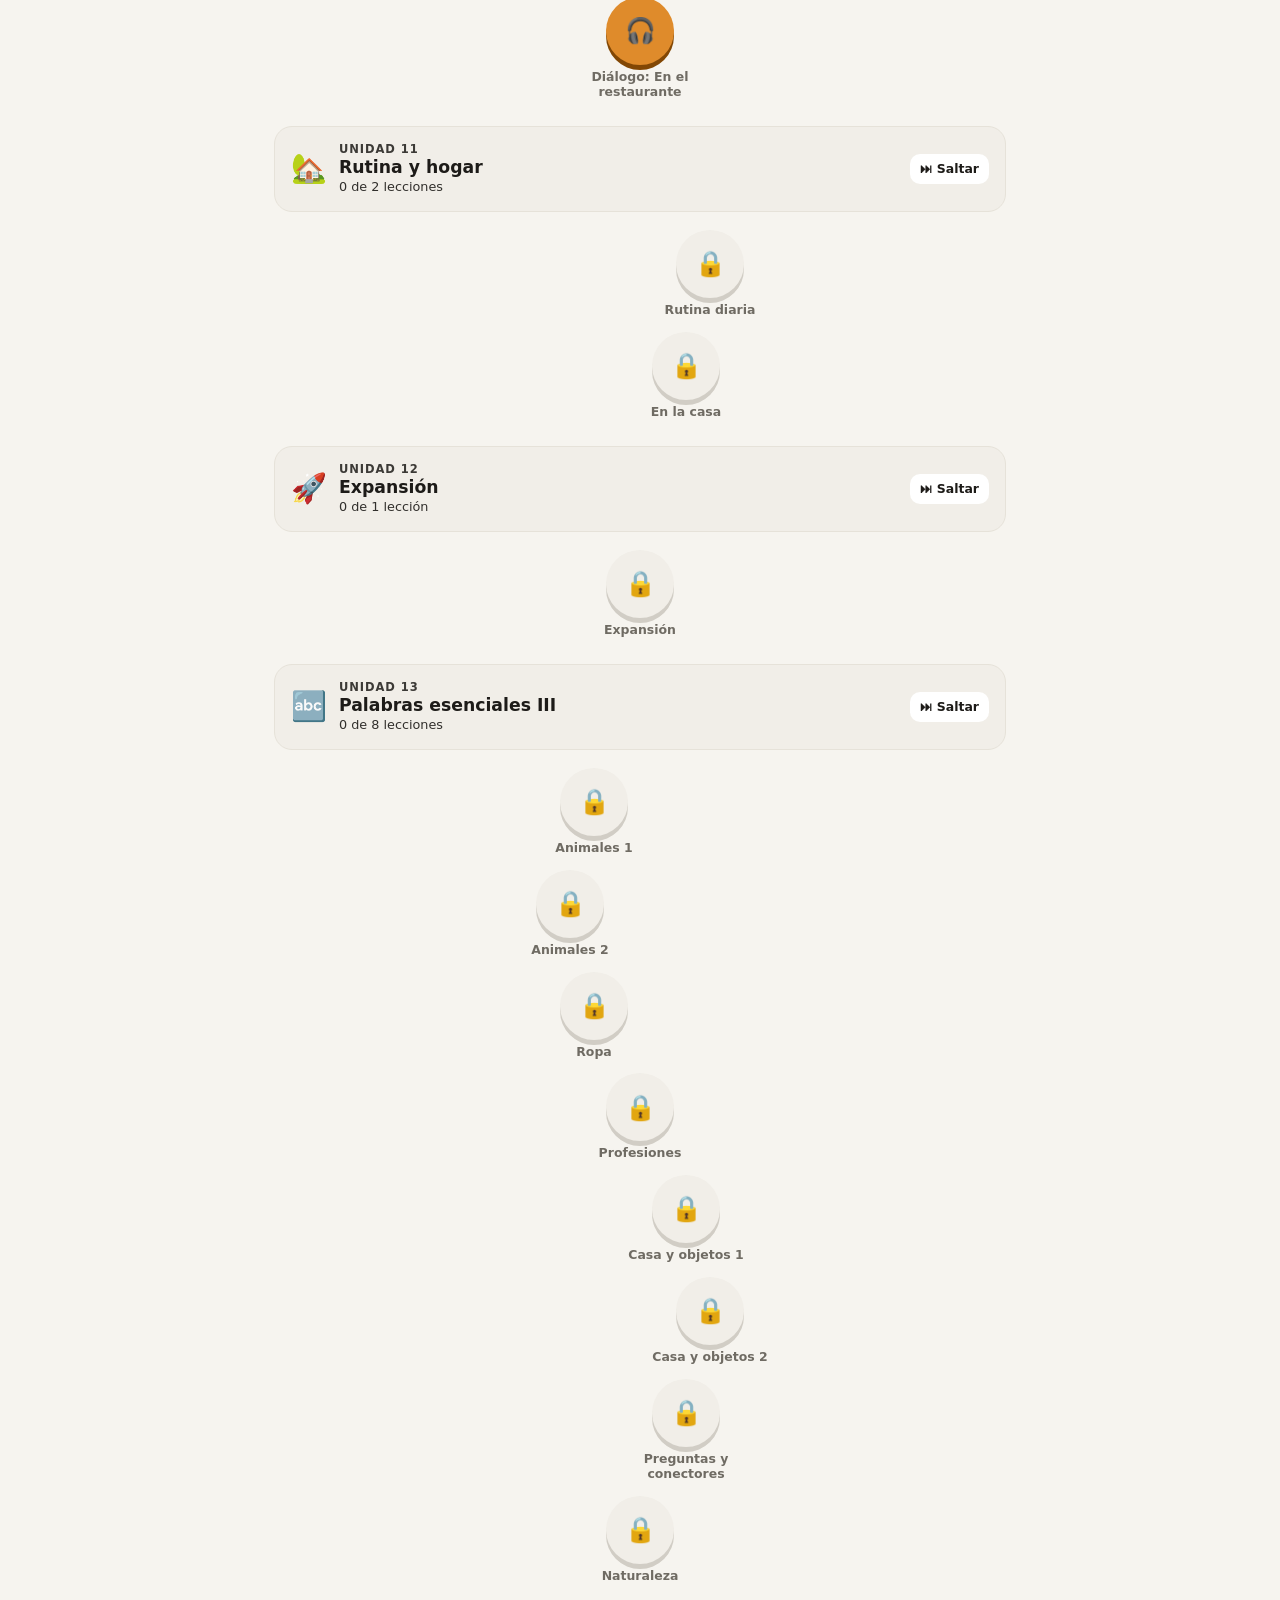
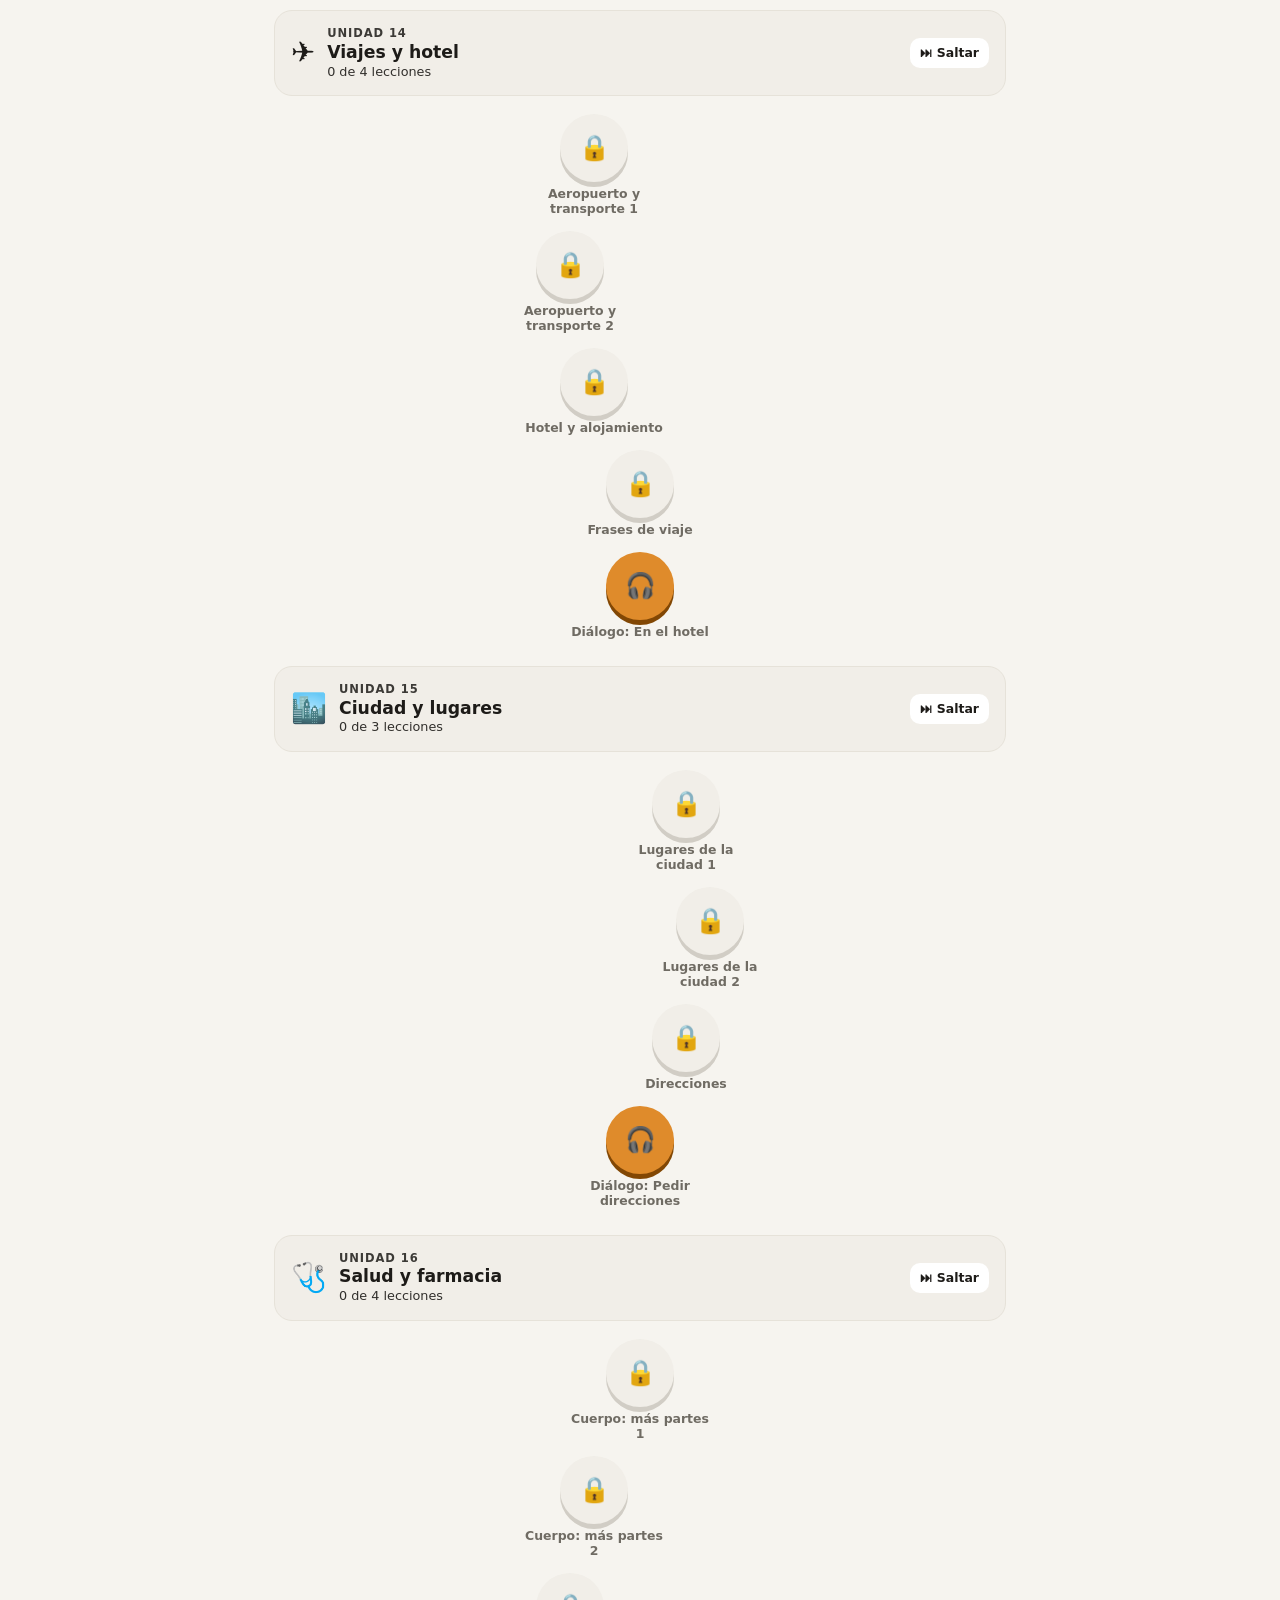
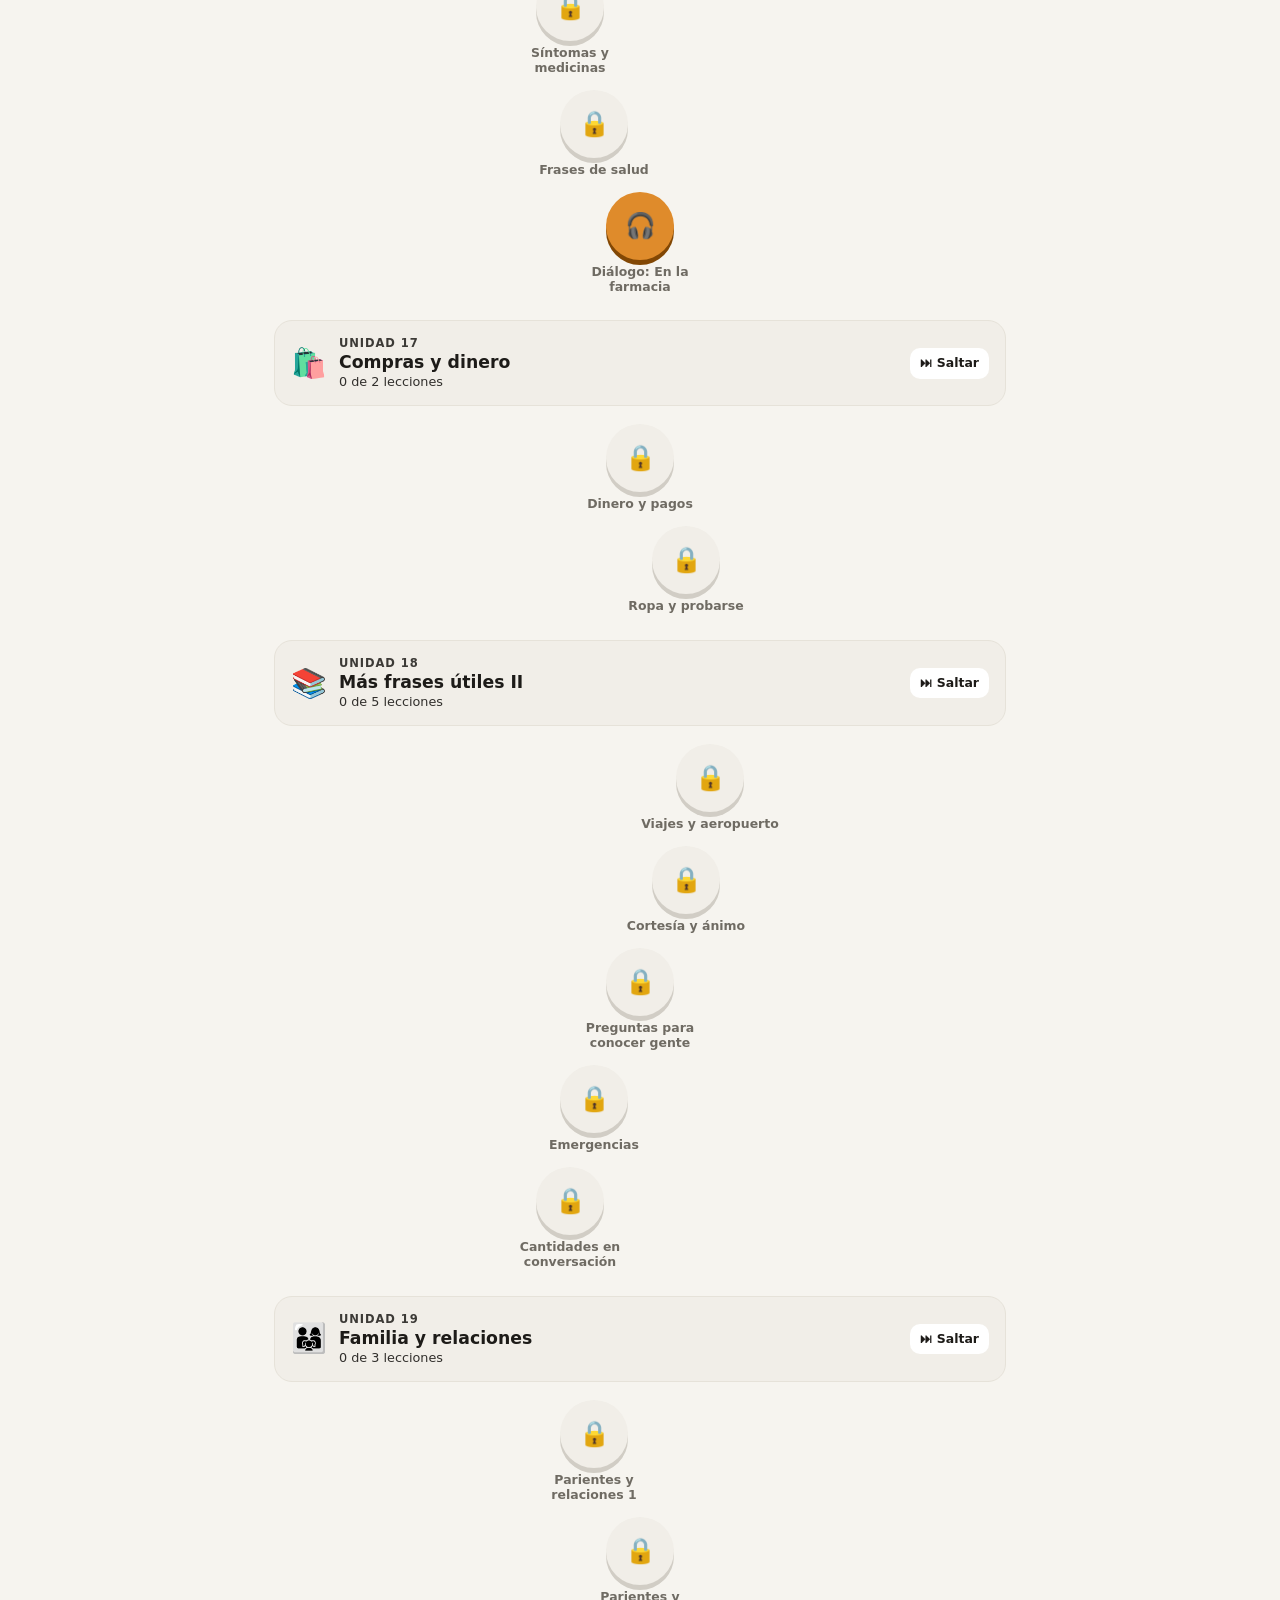
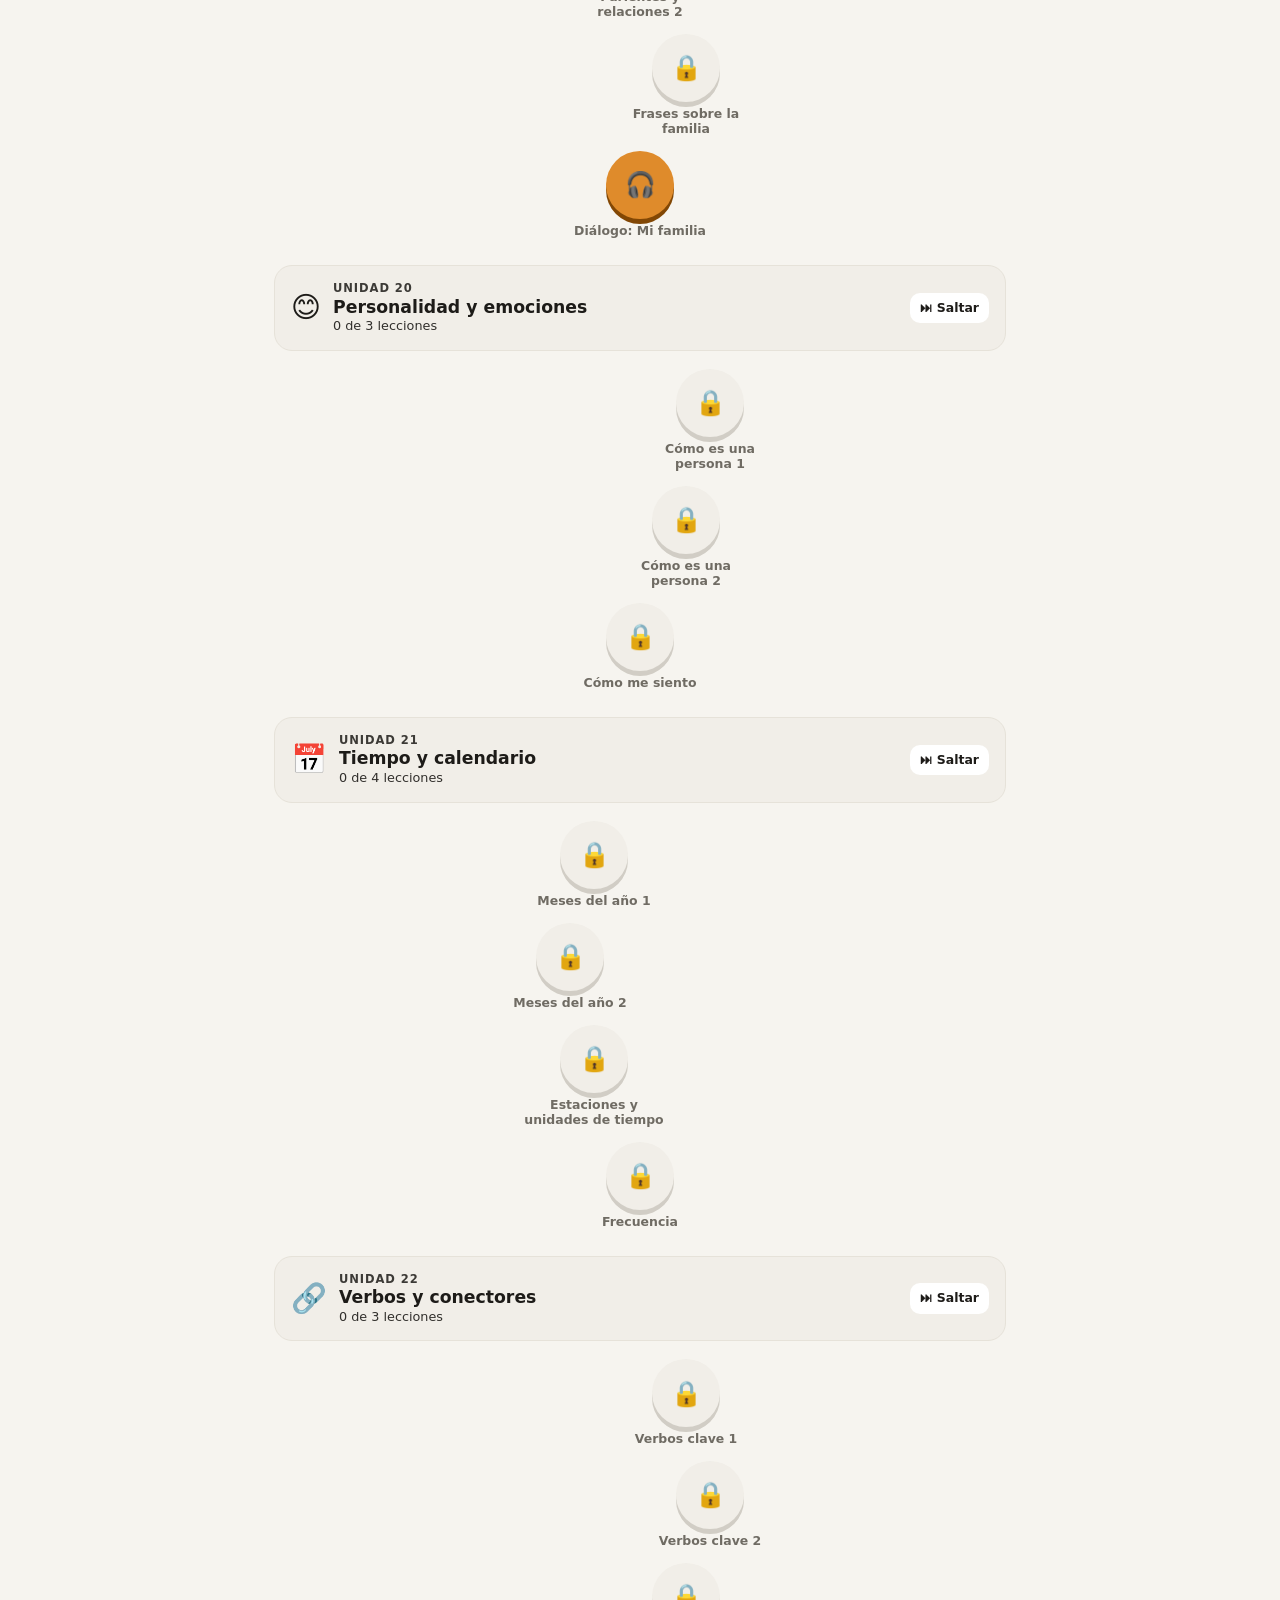
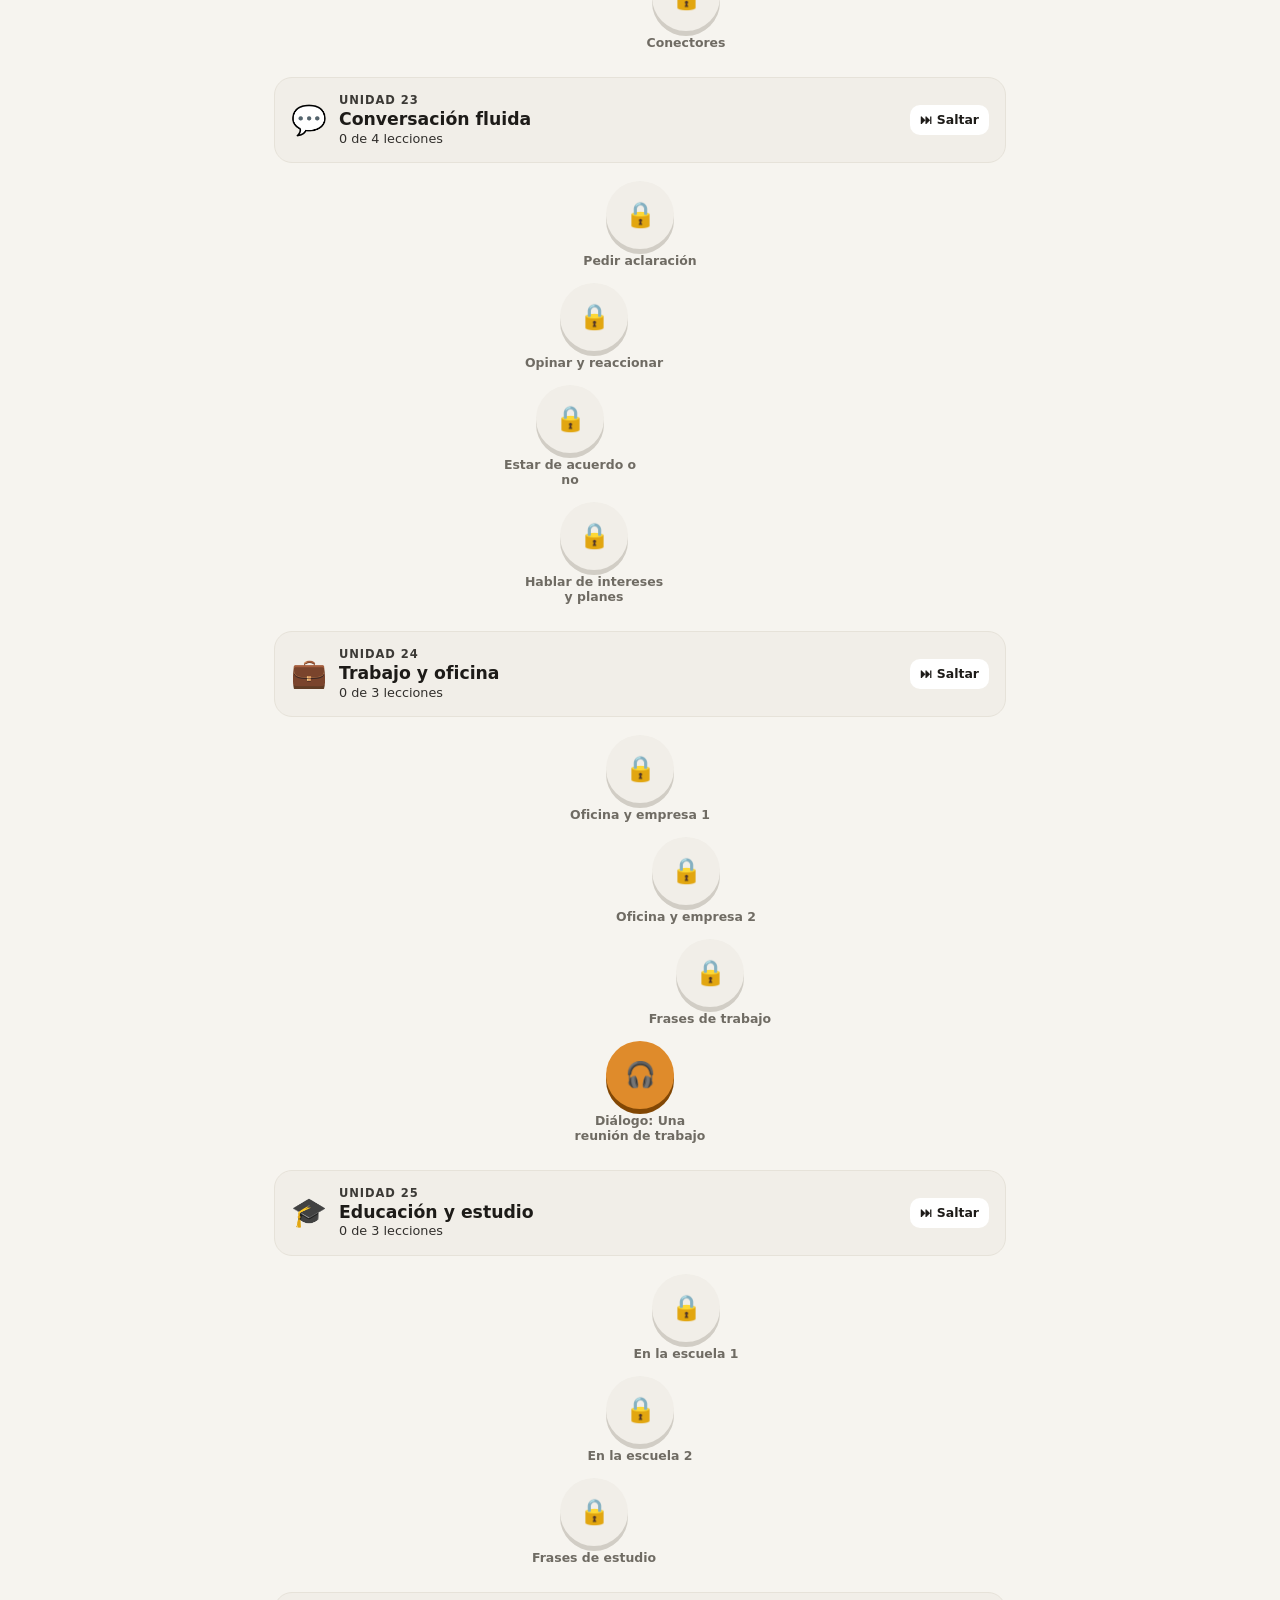
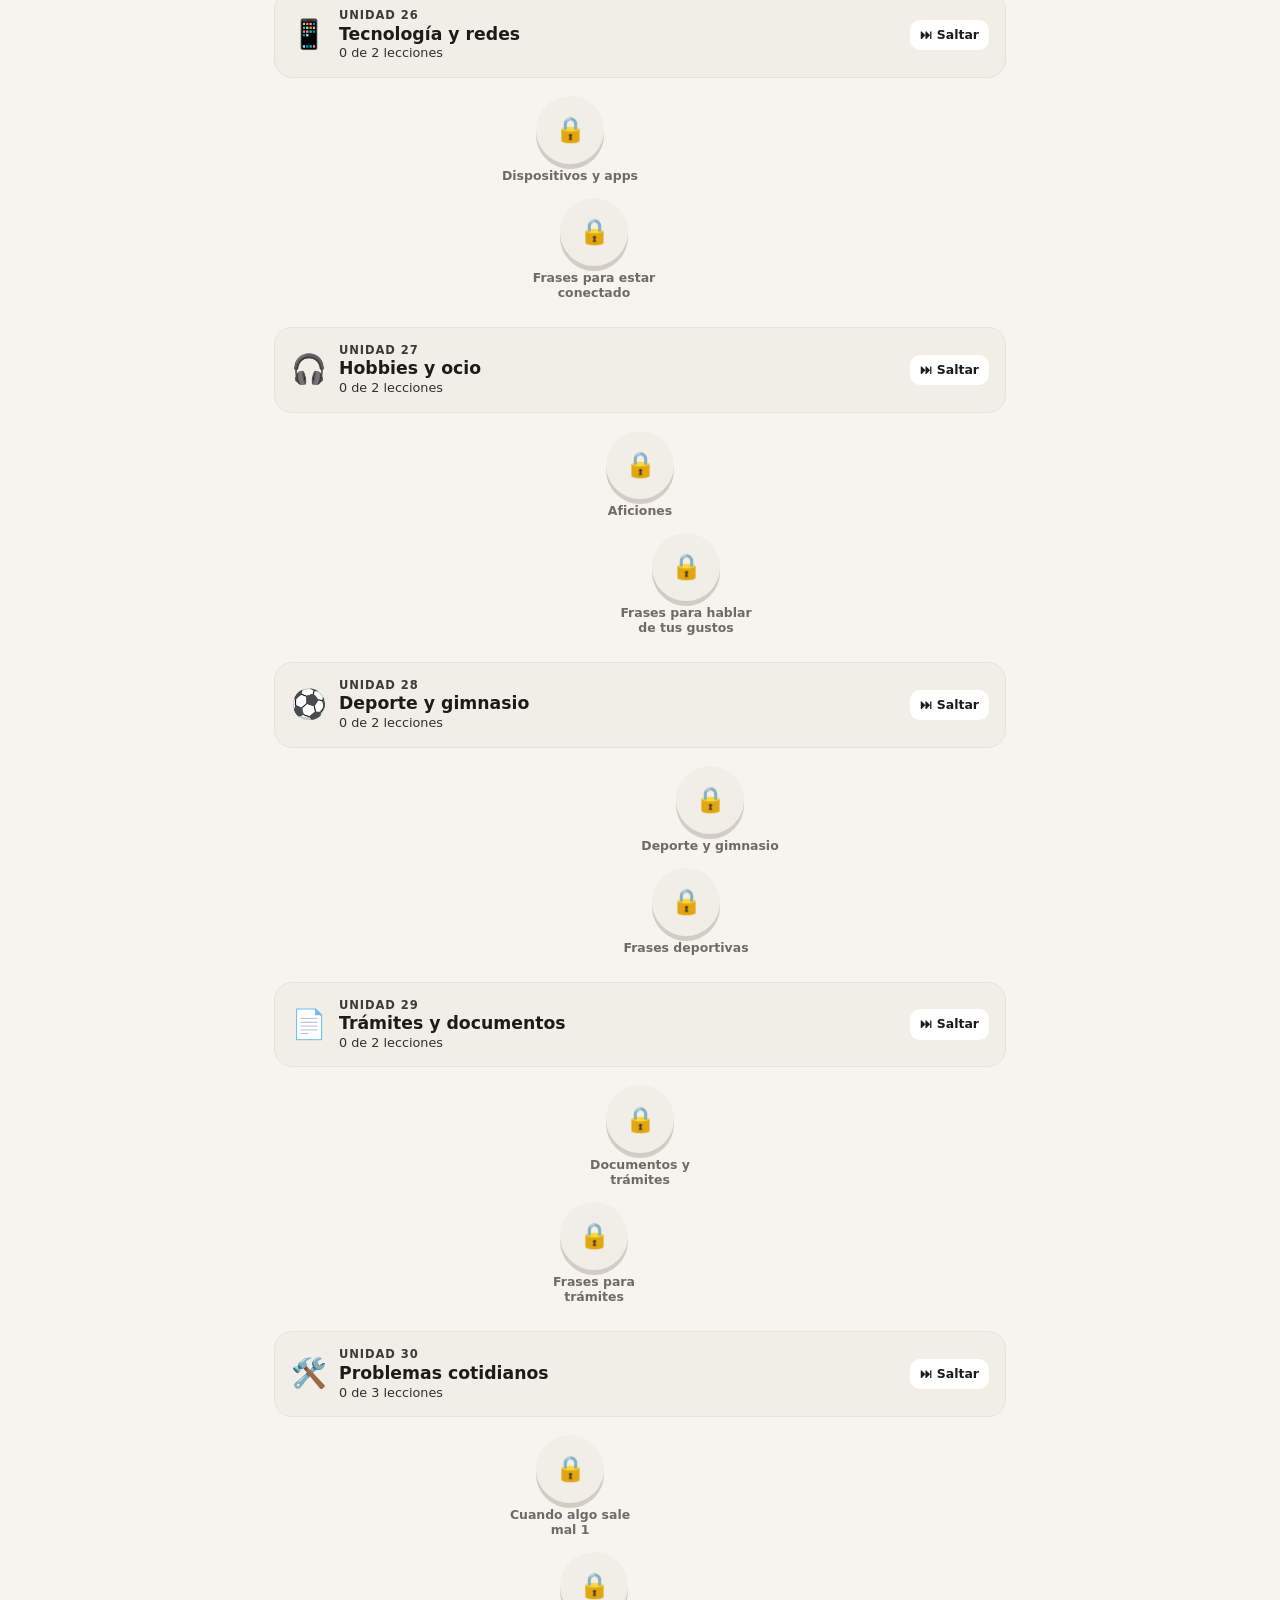
<file: english_fluency_plan.html>
<!DOCTYPE html>
<html lang="es"><head><meta charset="UTF-8"><meta name="viewport" content="width=device-width, initial-scale=1">
<title>Redirigiendo…</title>
<script>location.replace('app.html?lang=en');</script>
<meta http-equiv="refresh" content="0; url=app.html?lang=en">
</head><body style="font-family:system-ui;padding:24px">La app se mudó. <a href="app.html?lang=en">Abrir</a></body></html>
</file>
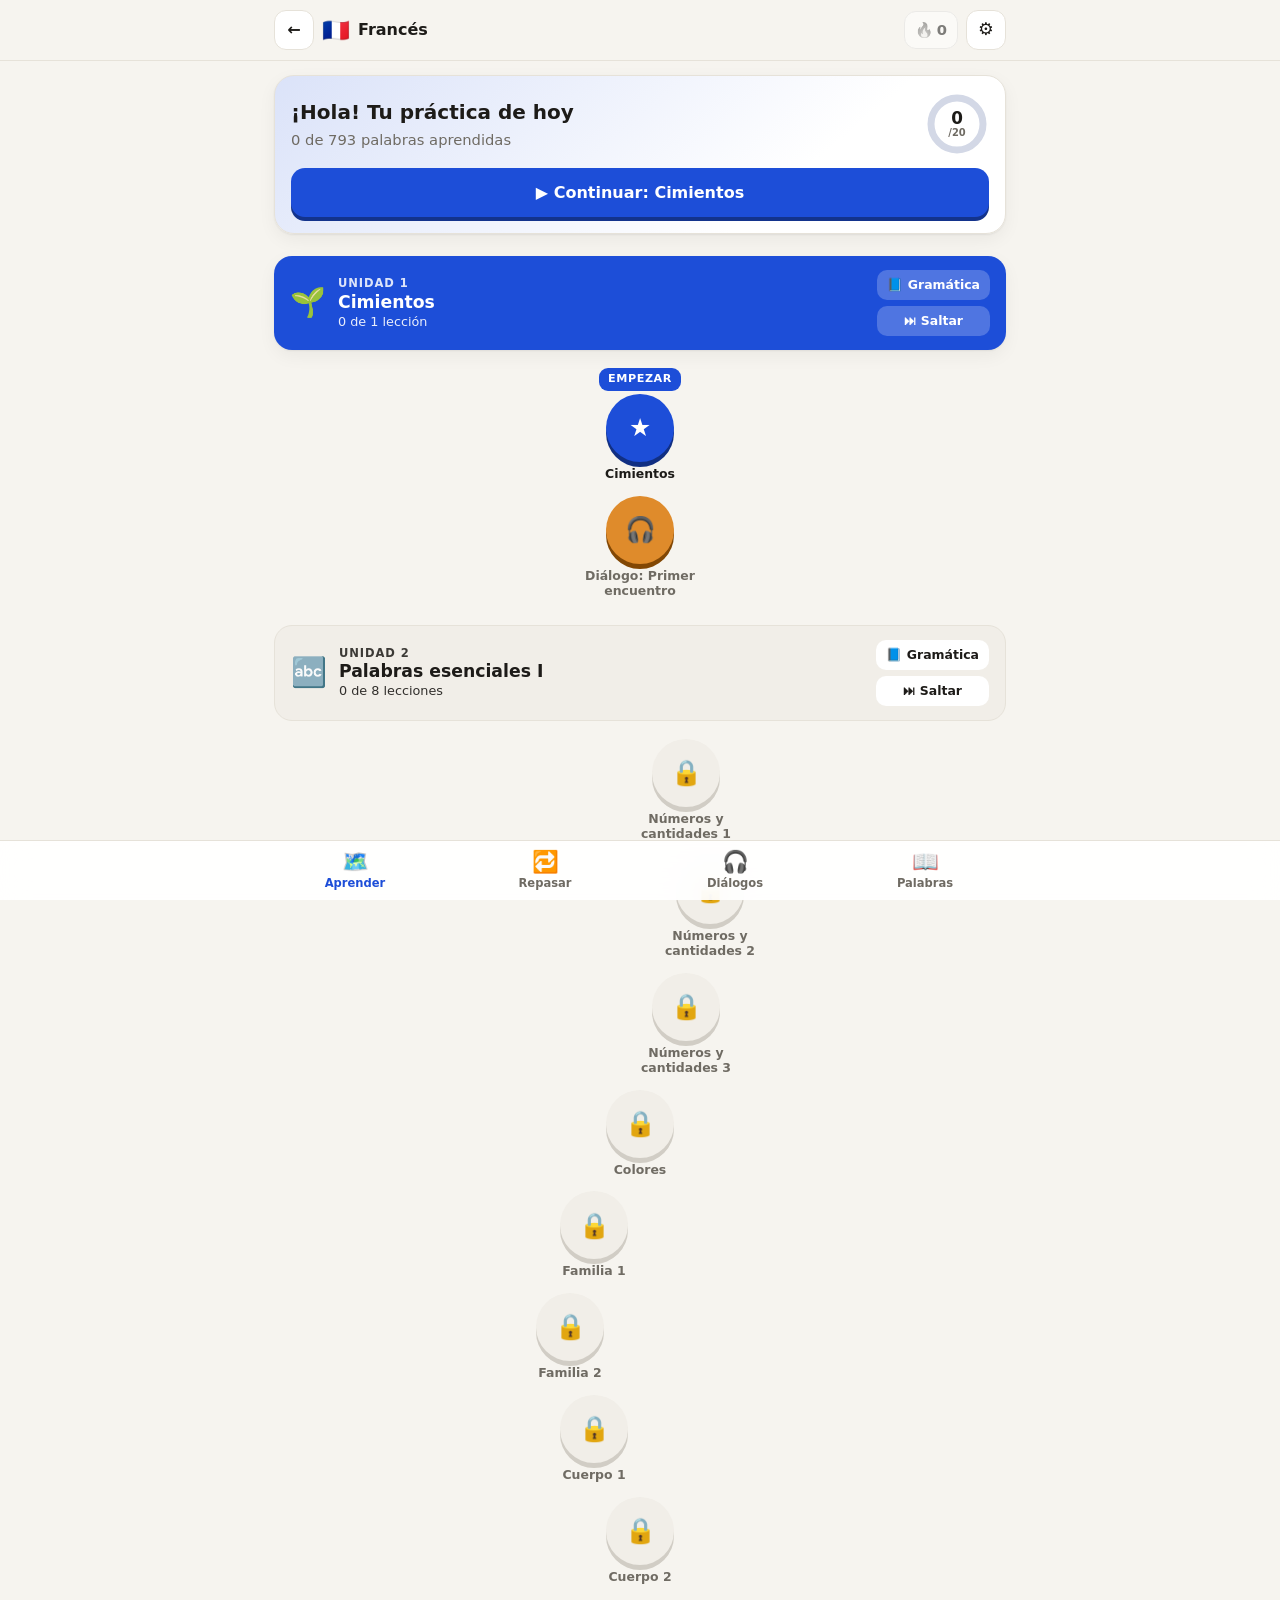
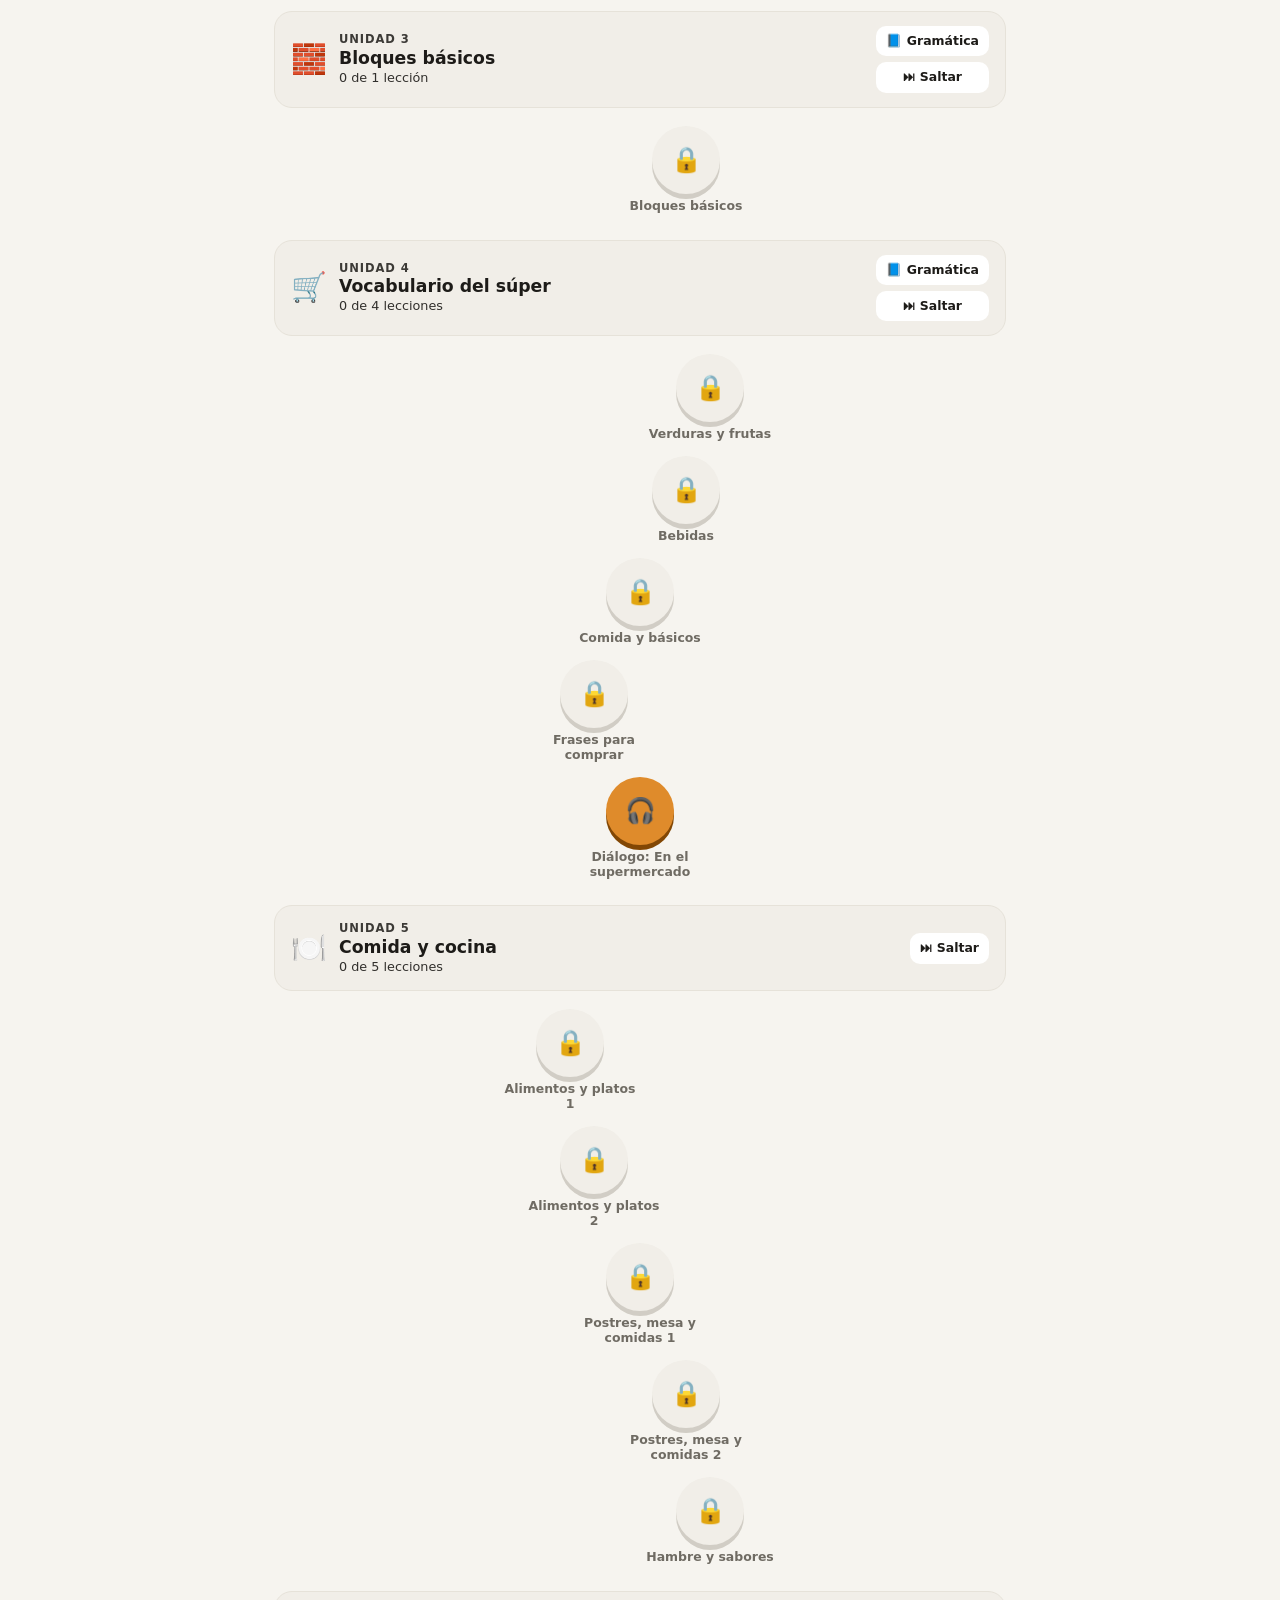
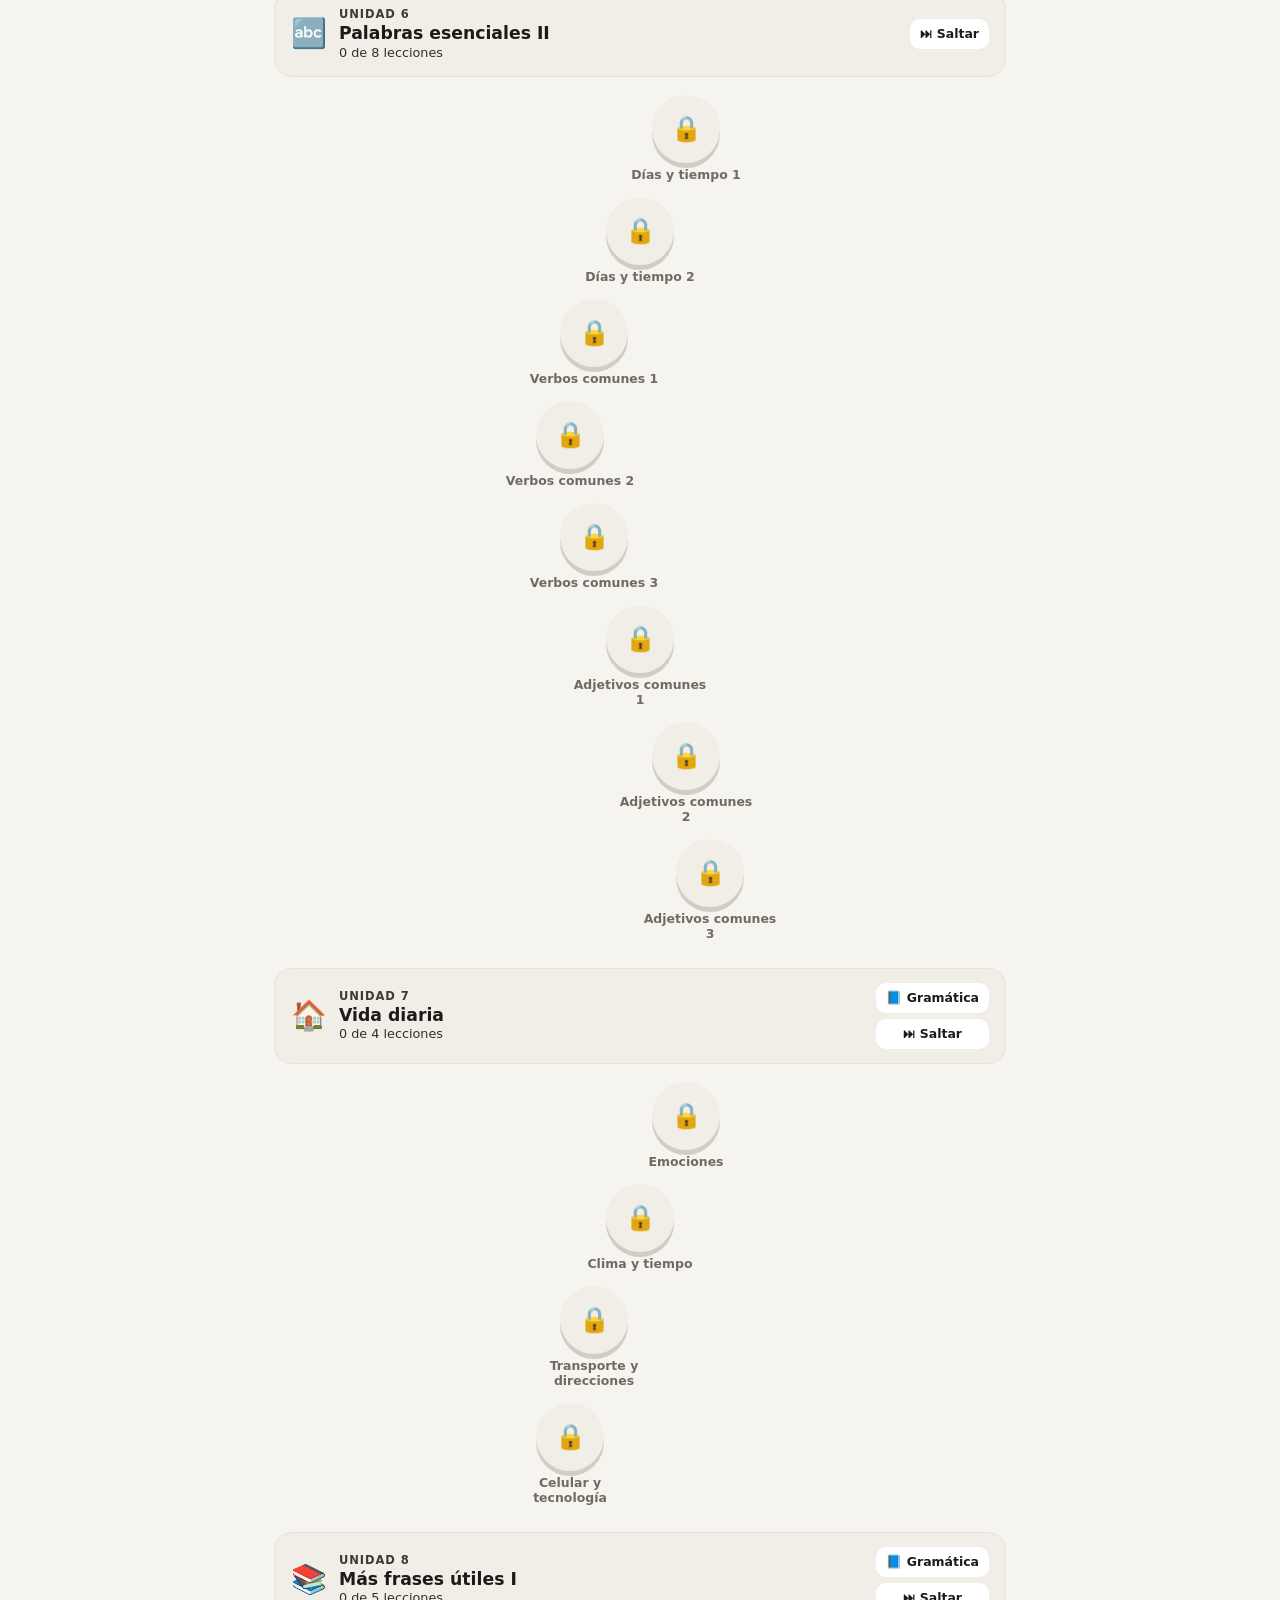
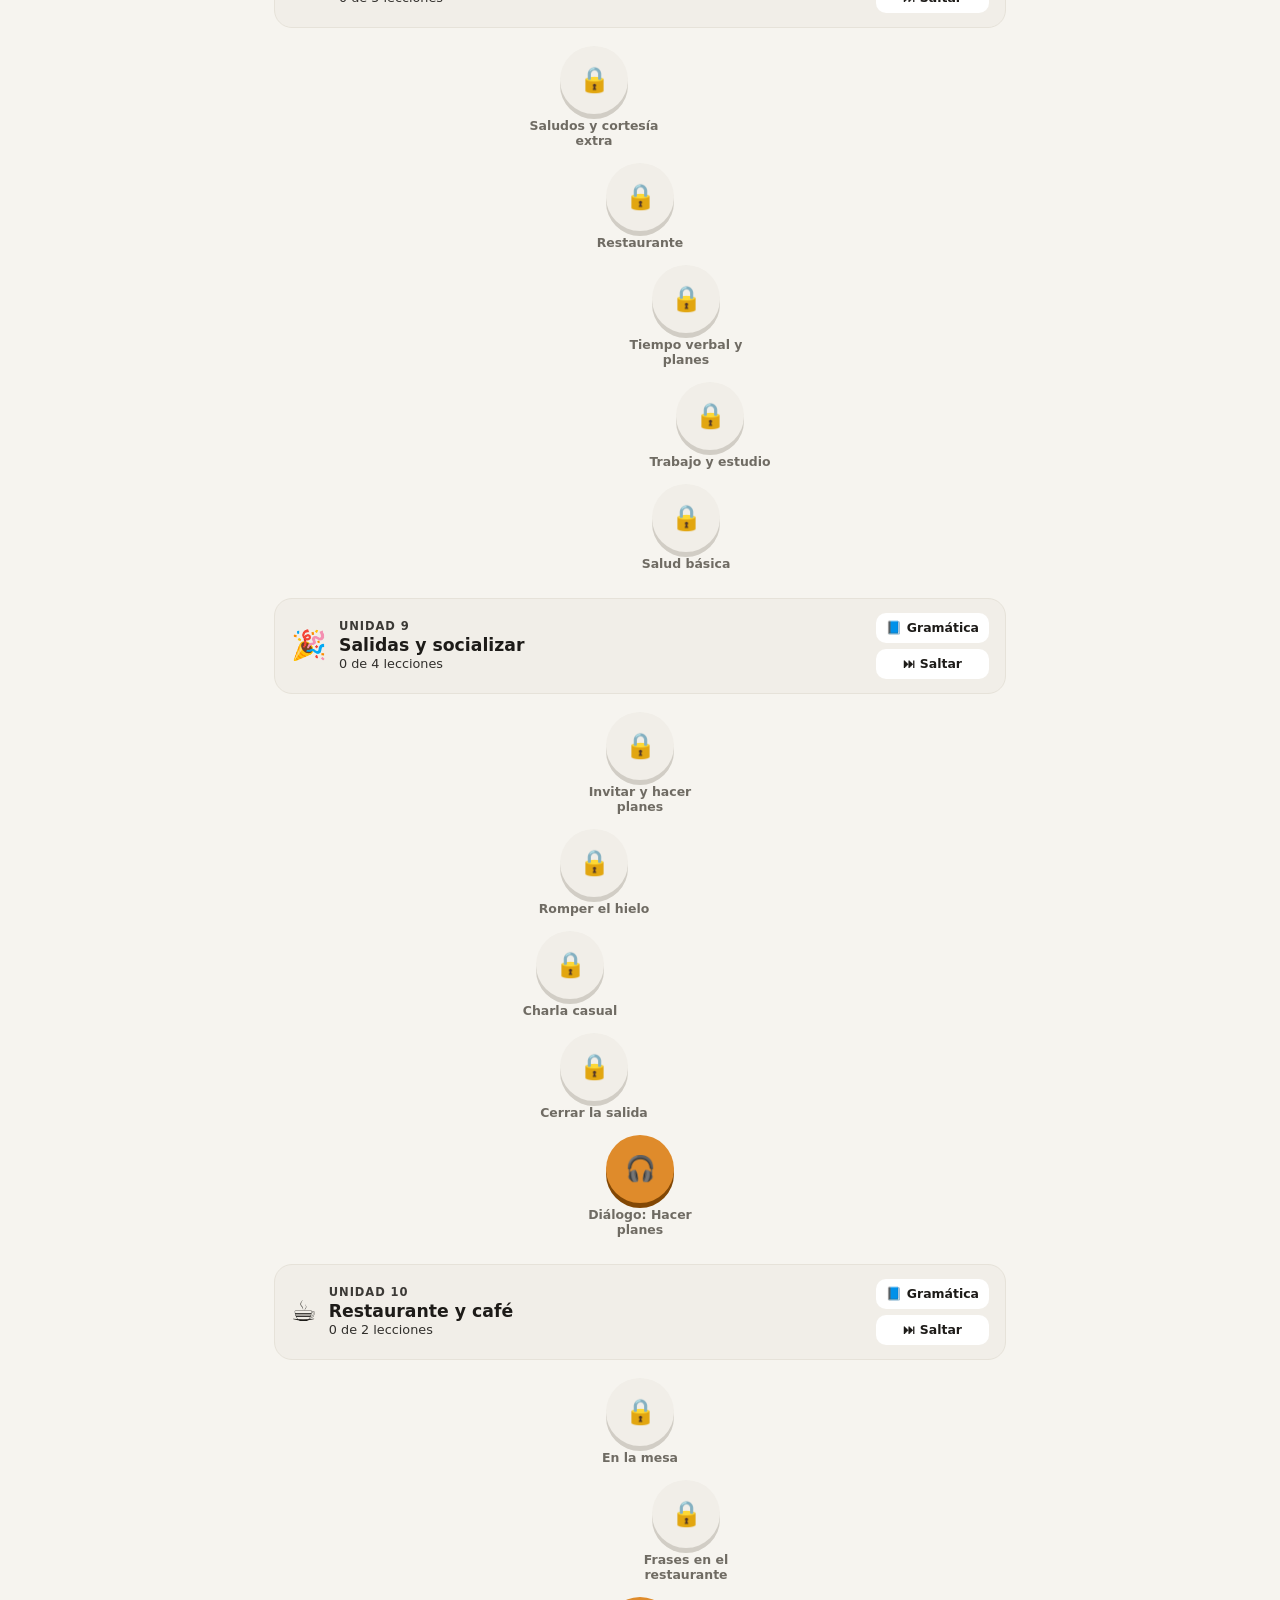
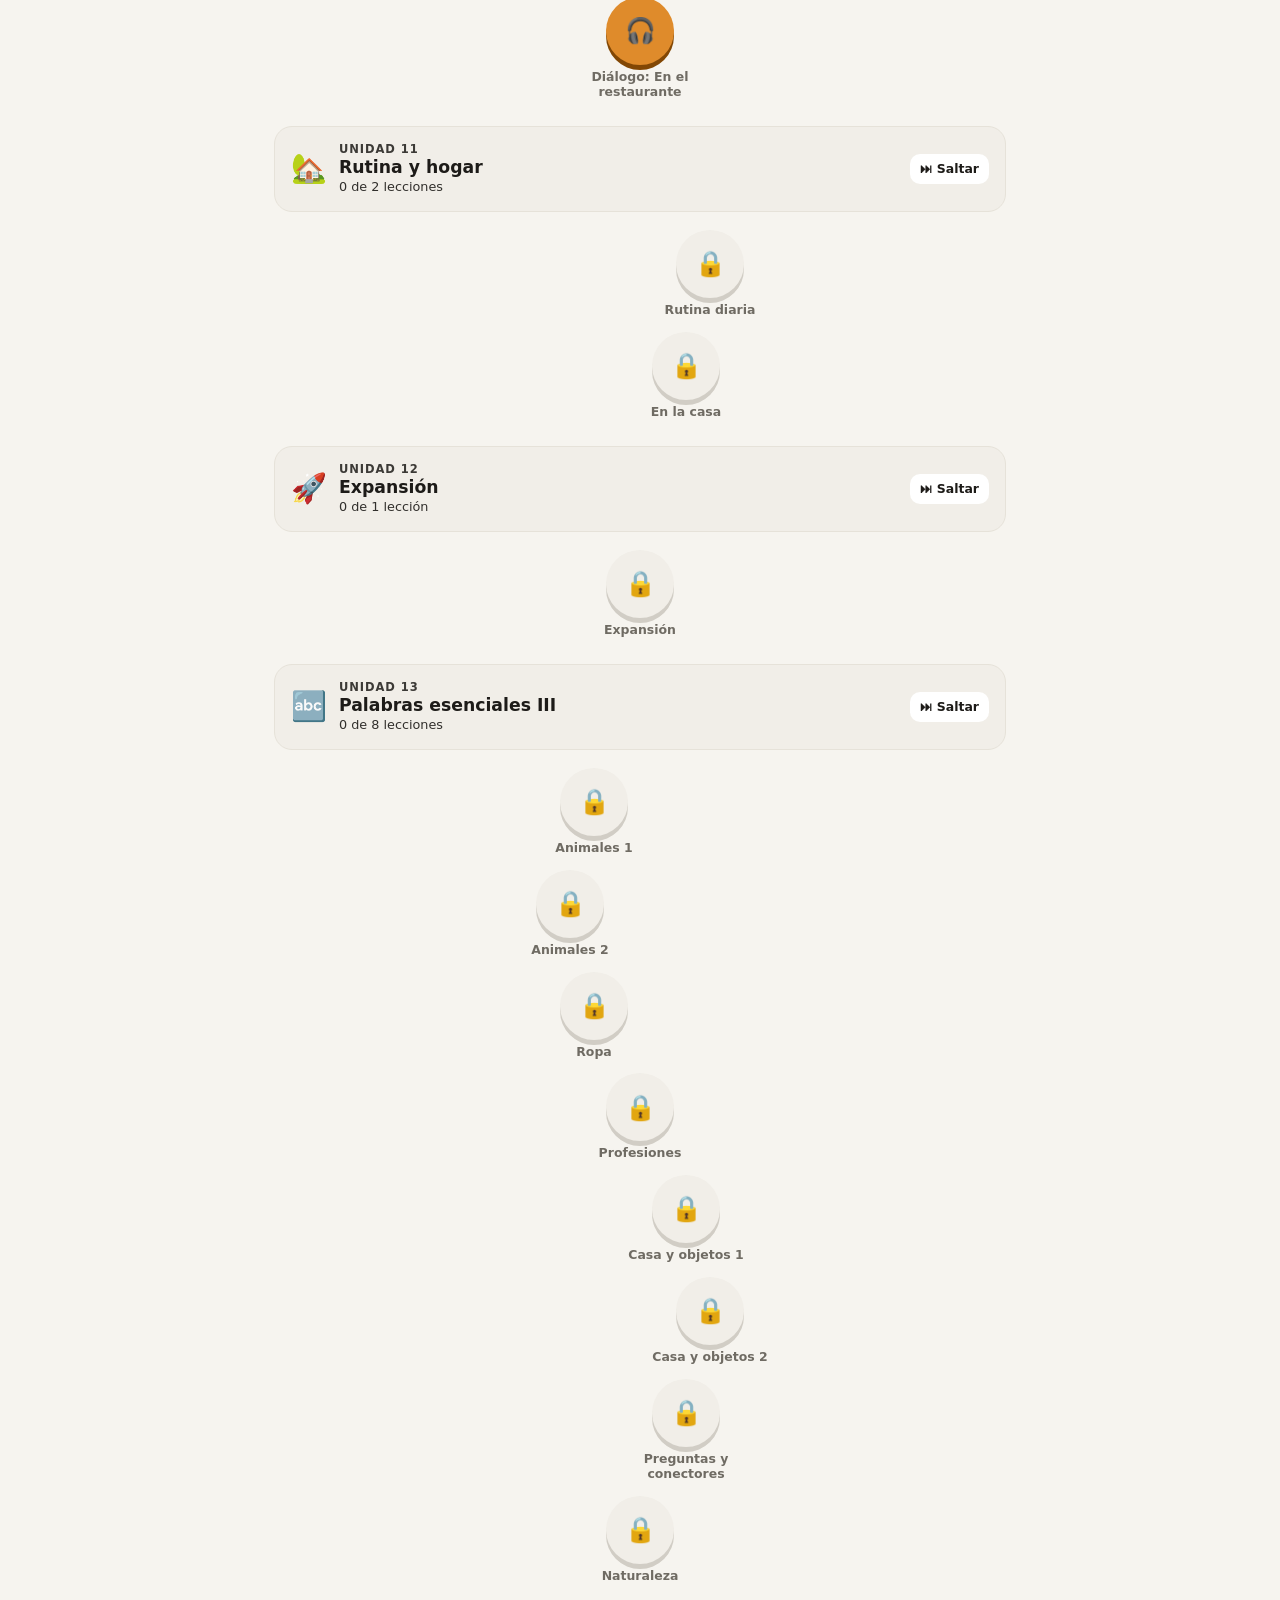
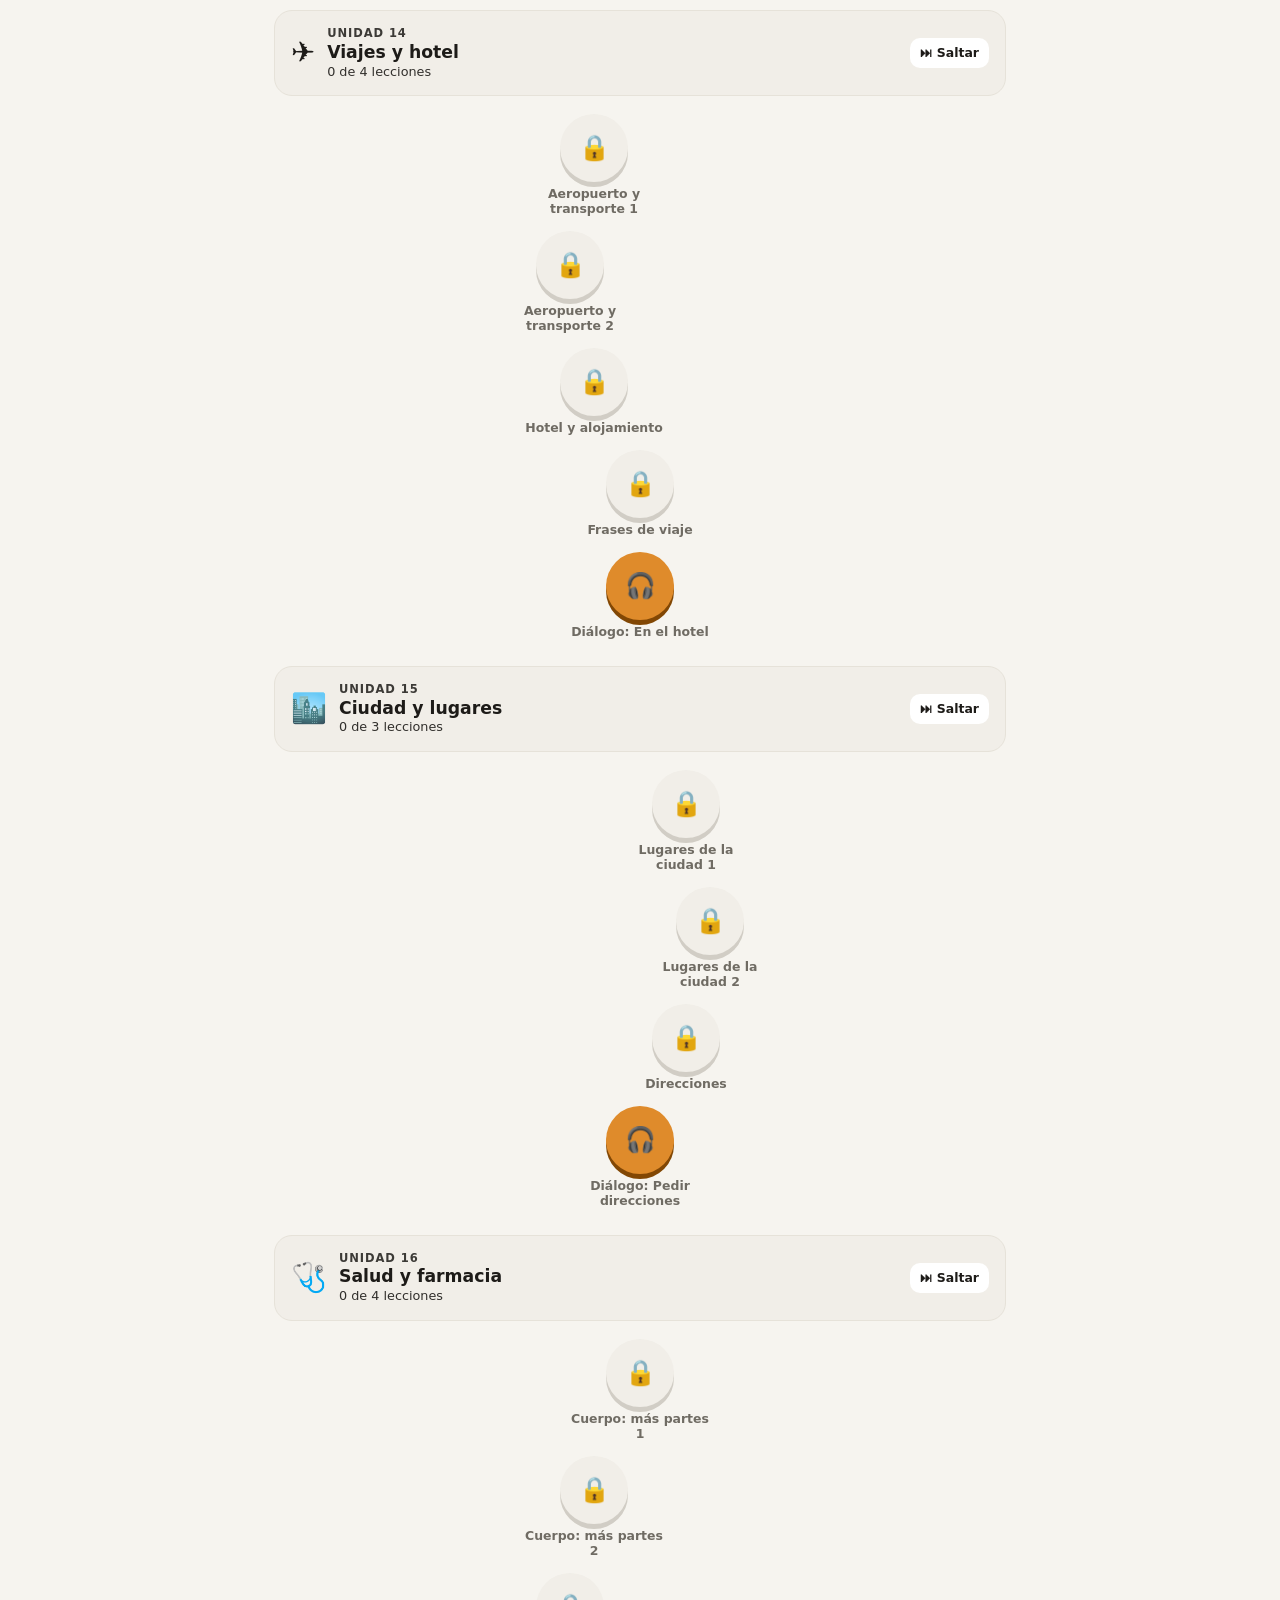
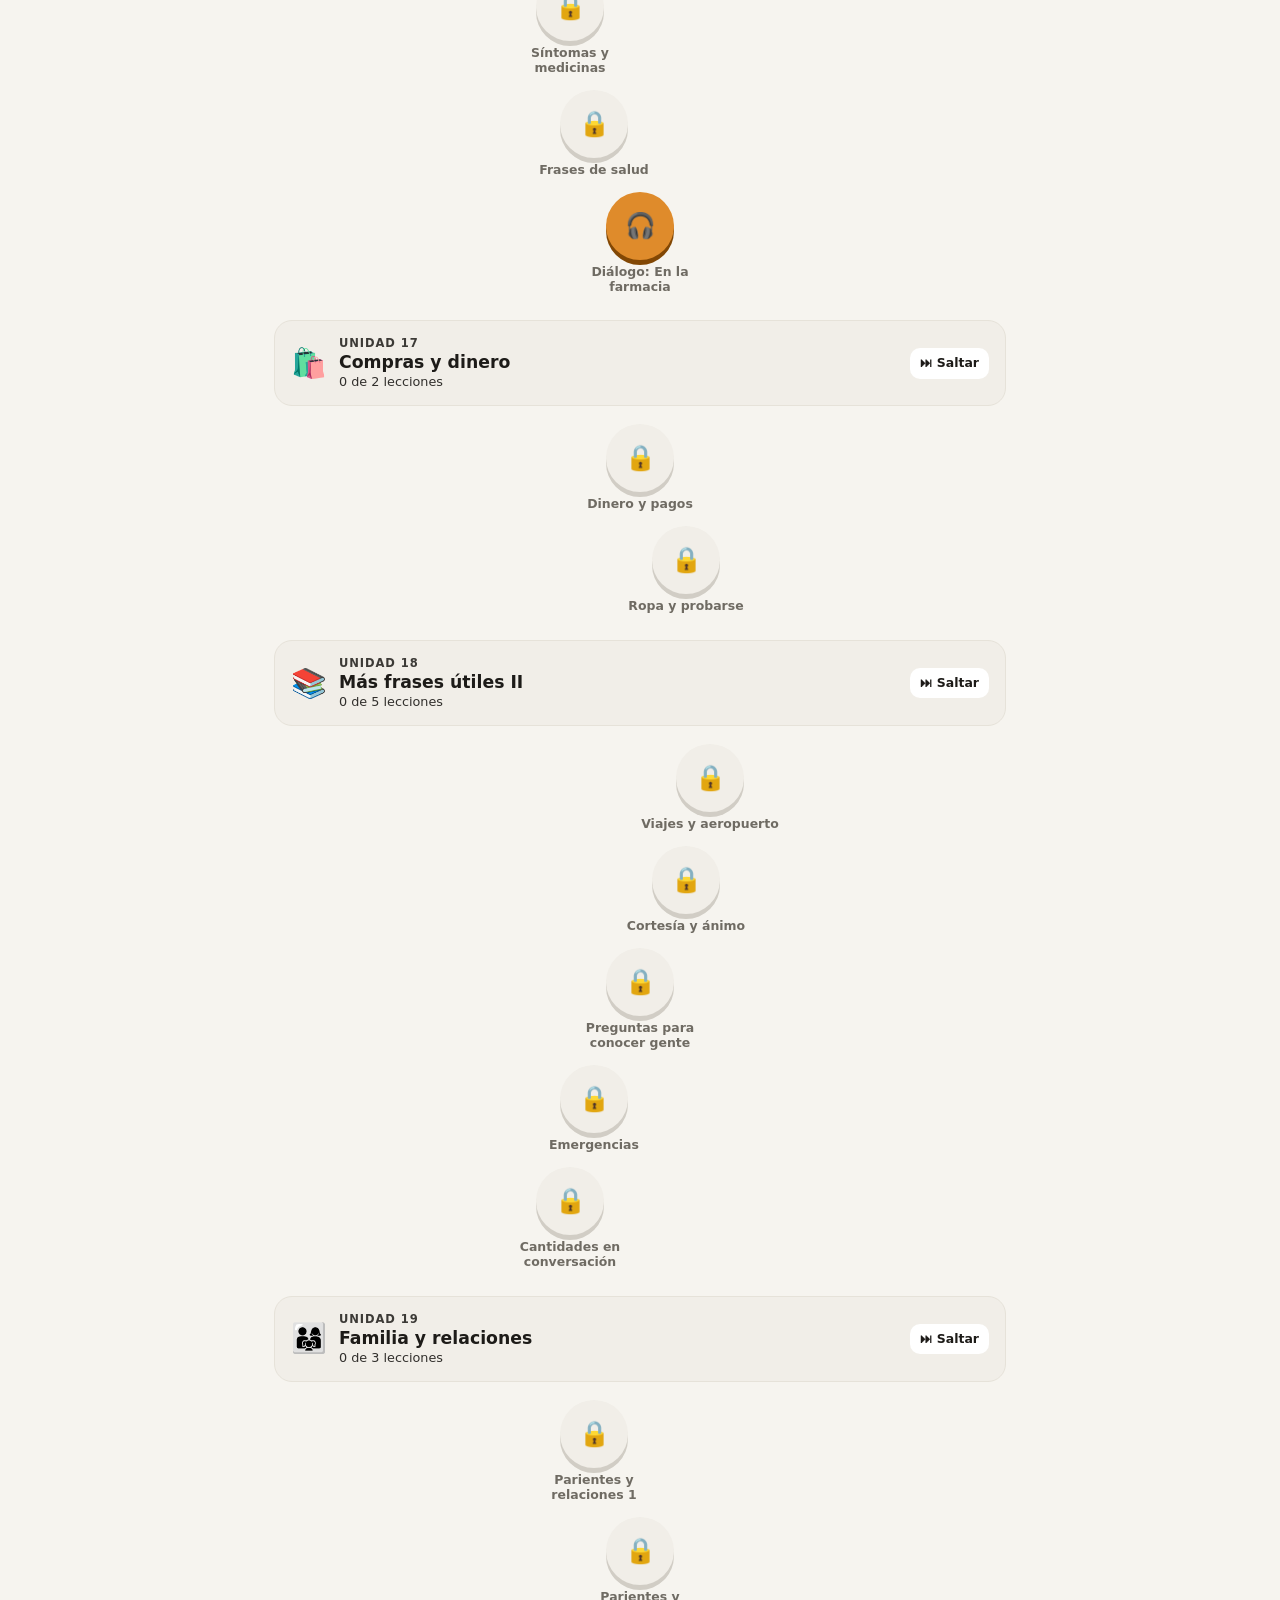
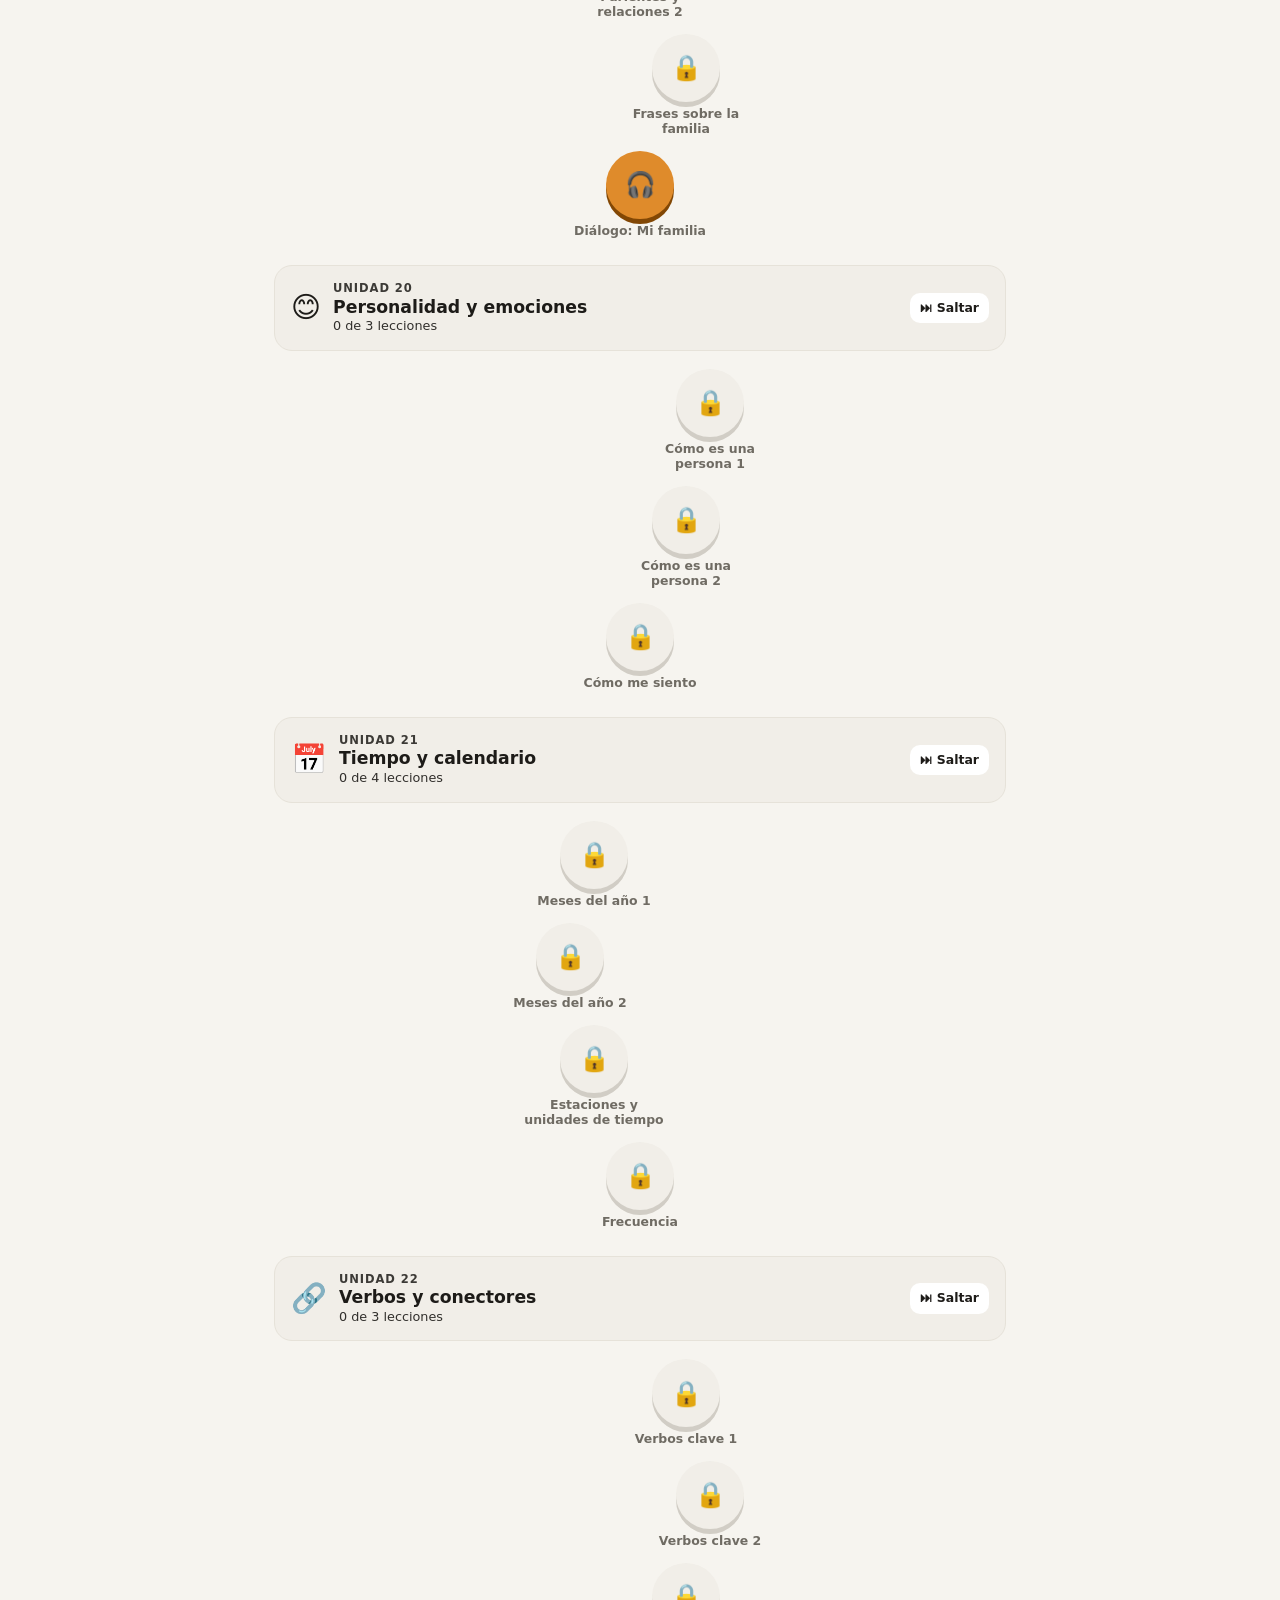
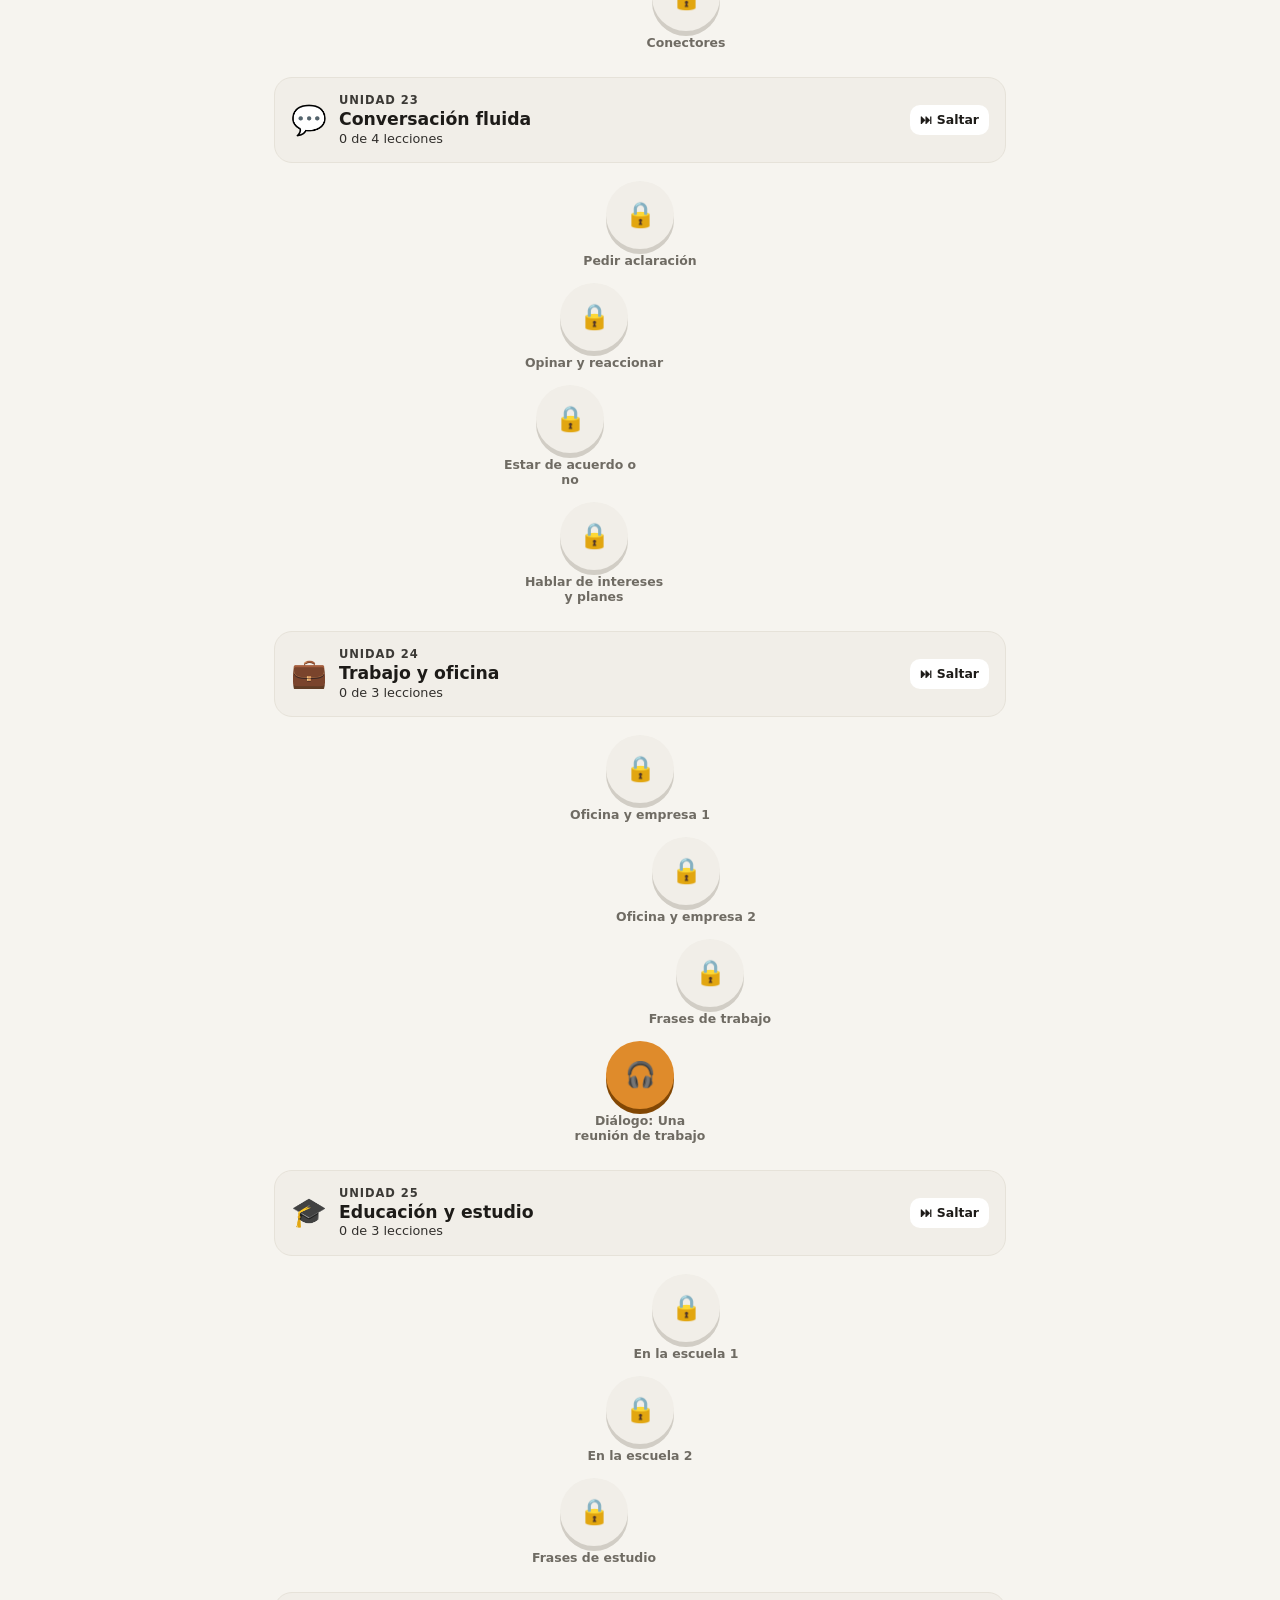
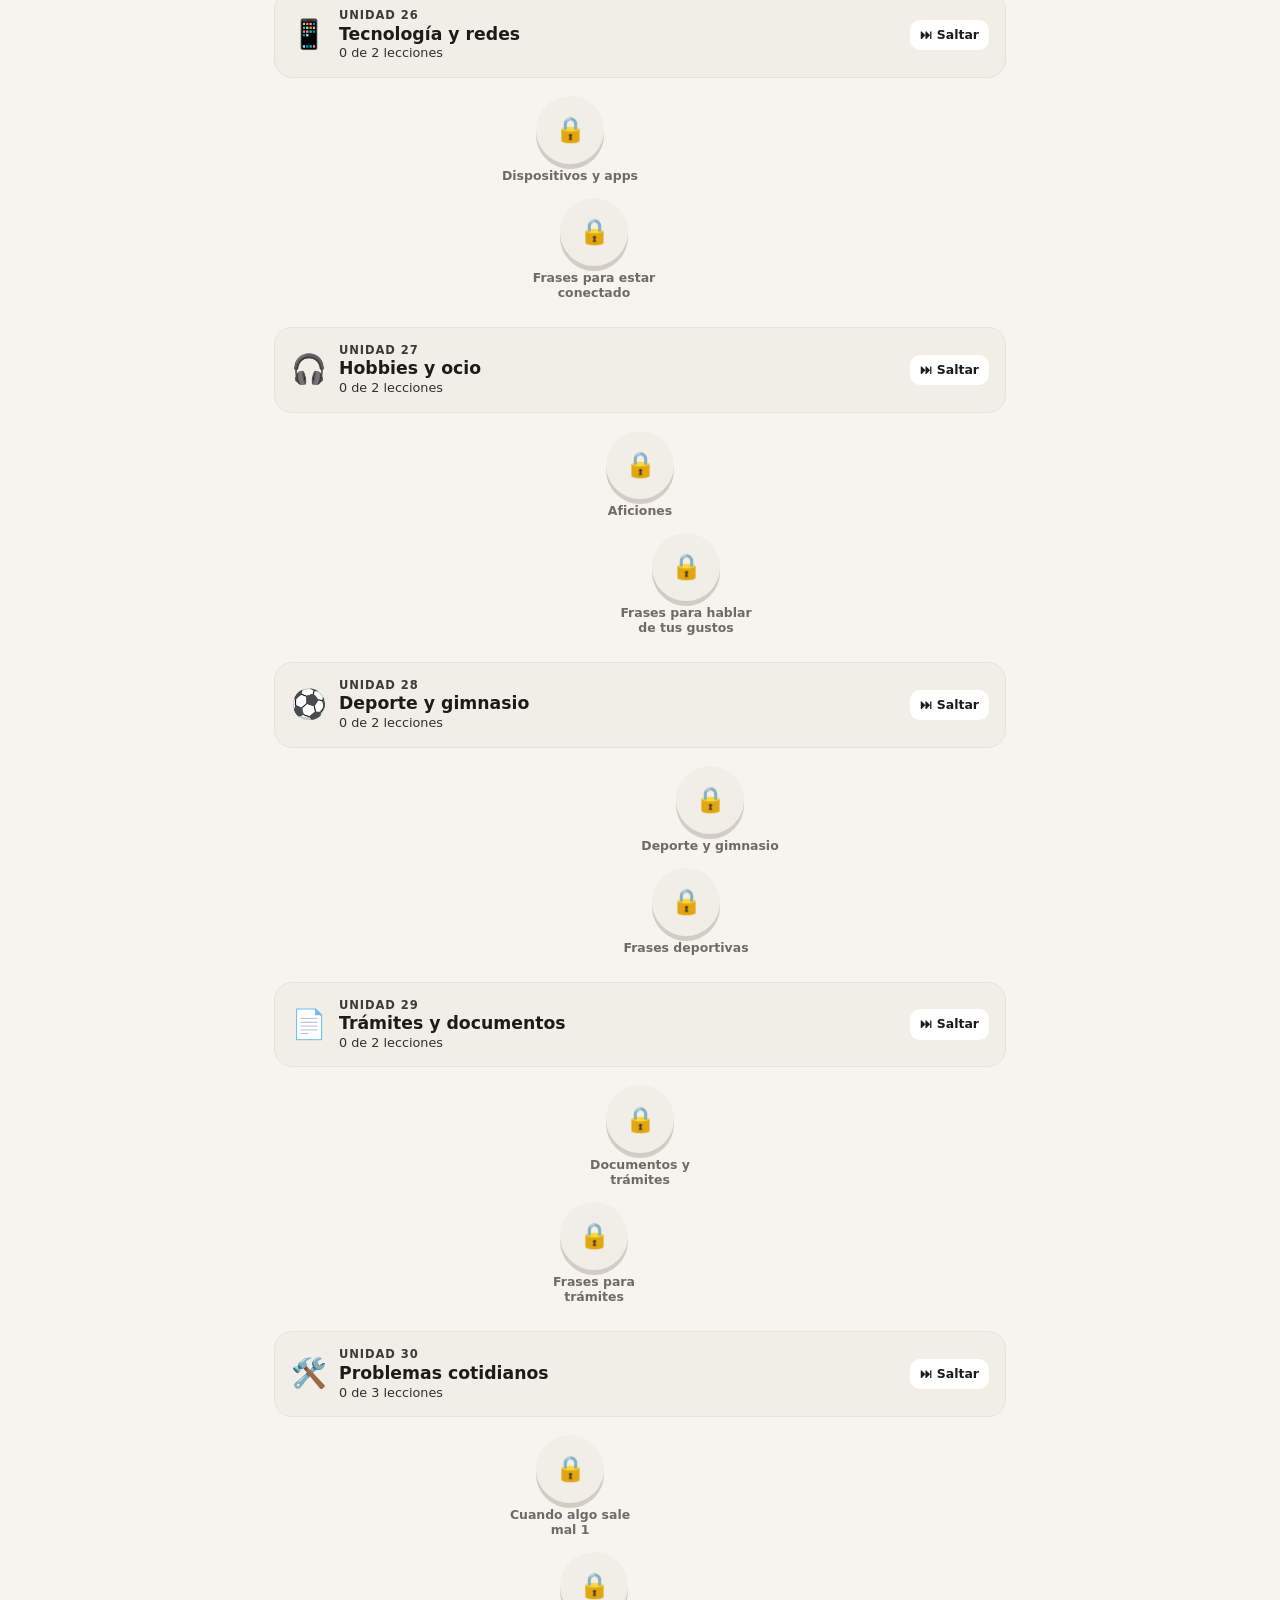
<file: french_fluency_plan.html>
<!DOCTYPE html>
<html lang="es"><head><meta charset="UTF-8"><meta name="viewport" content="width=device-width, initial-scale=1">
<title>Redirigiendo…</title>
<script>location.replace('app.html?lang=fr');</script>
<meta http-equiv="refresh" content="0; url=app.html?lang=fr">
</head><body style="font-family:system-ui;padding:24px">La app se mudó. <a href="app.html?lang=fr">Abrir</a></body></html>
</file>
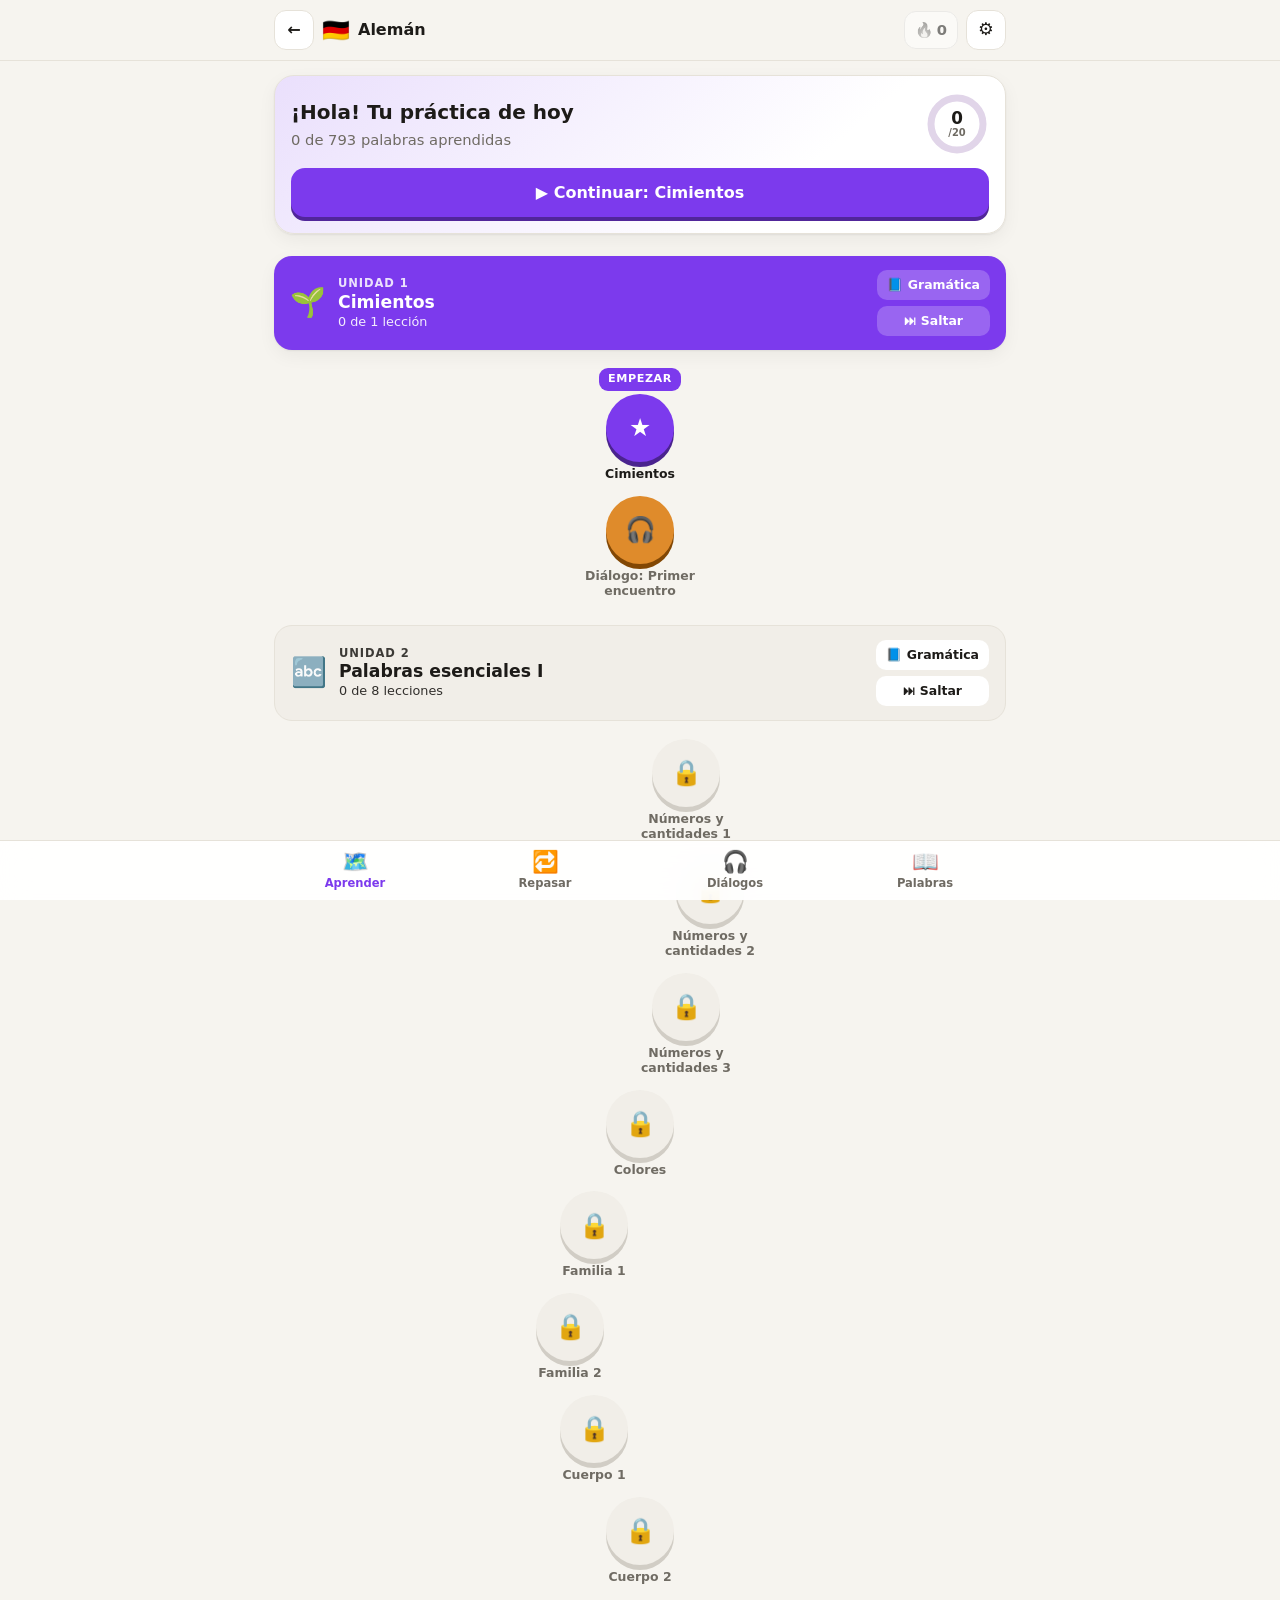
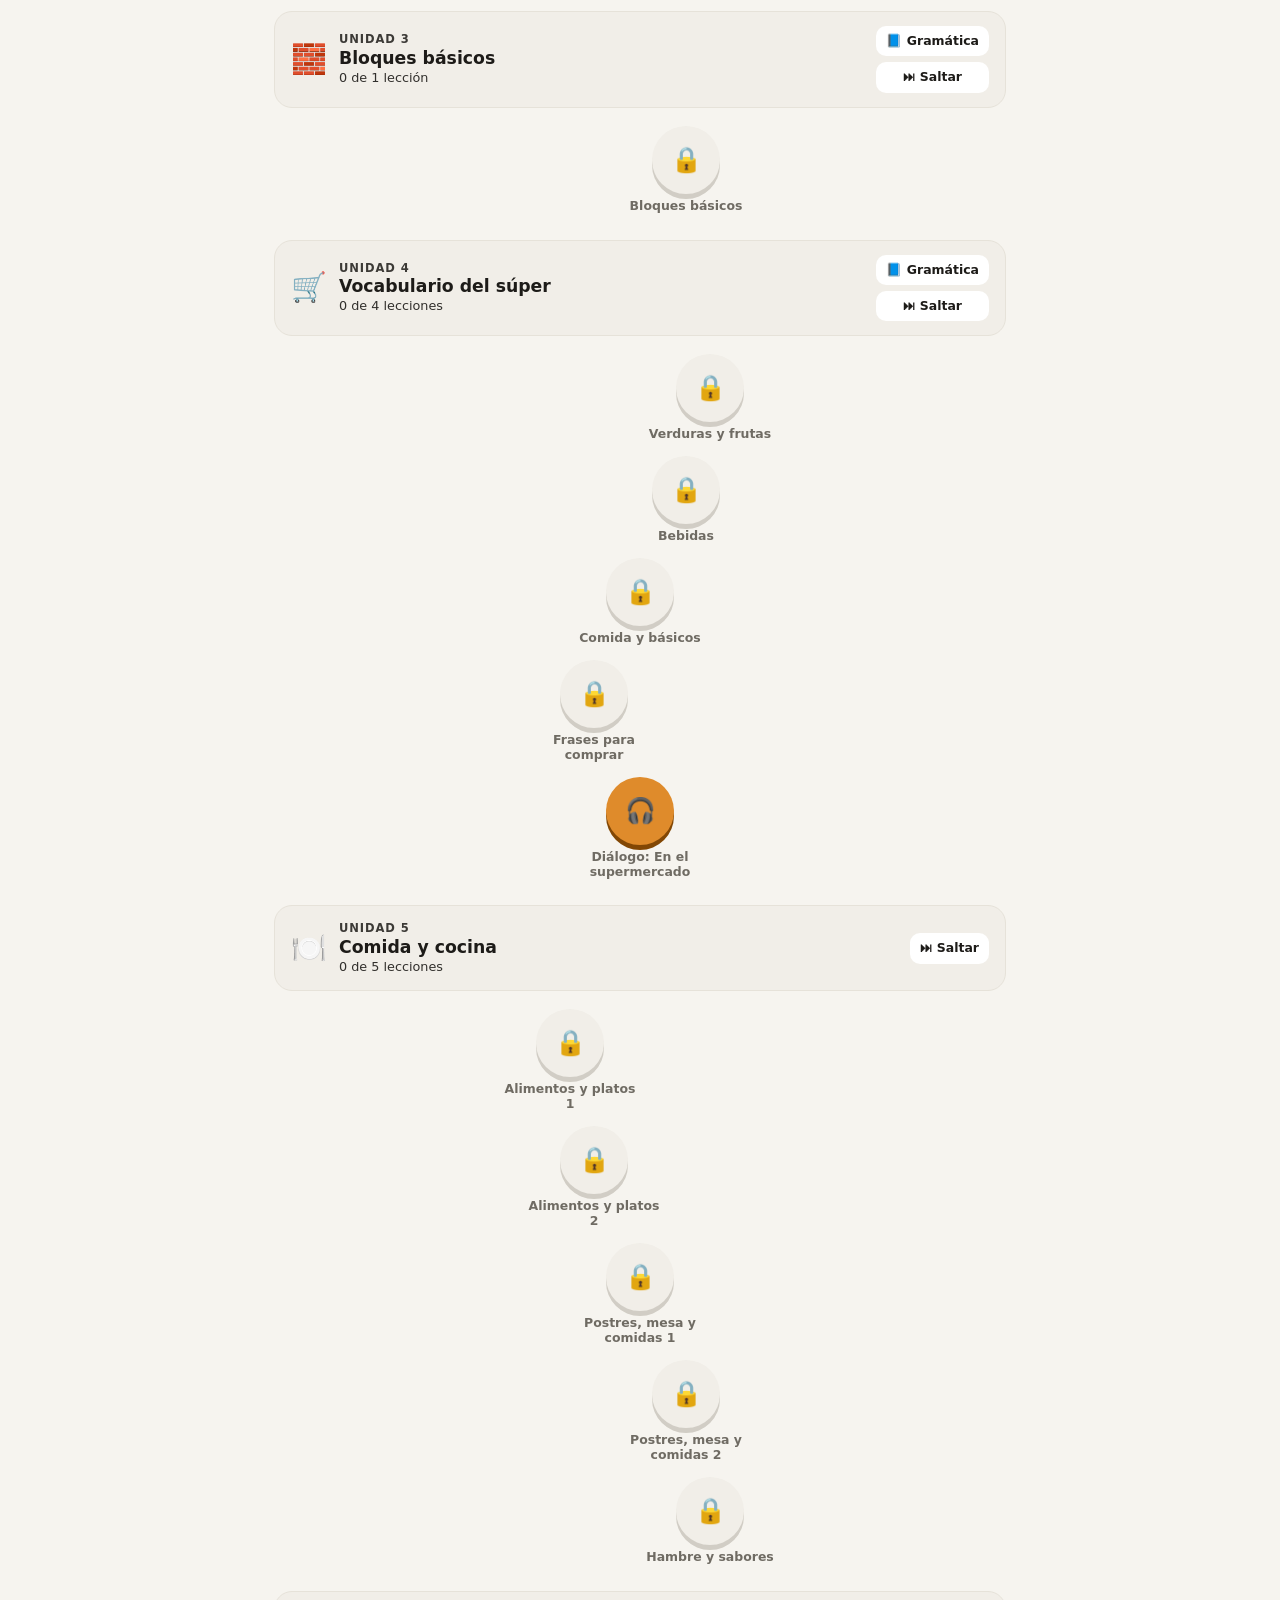
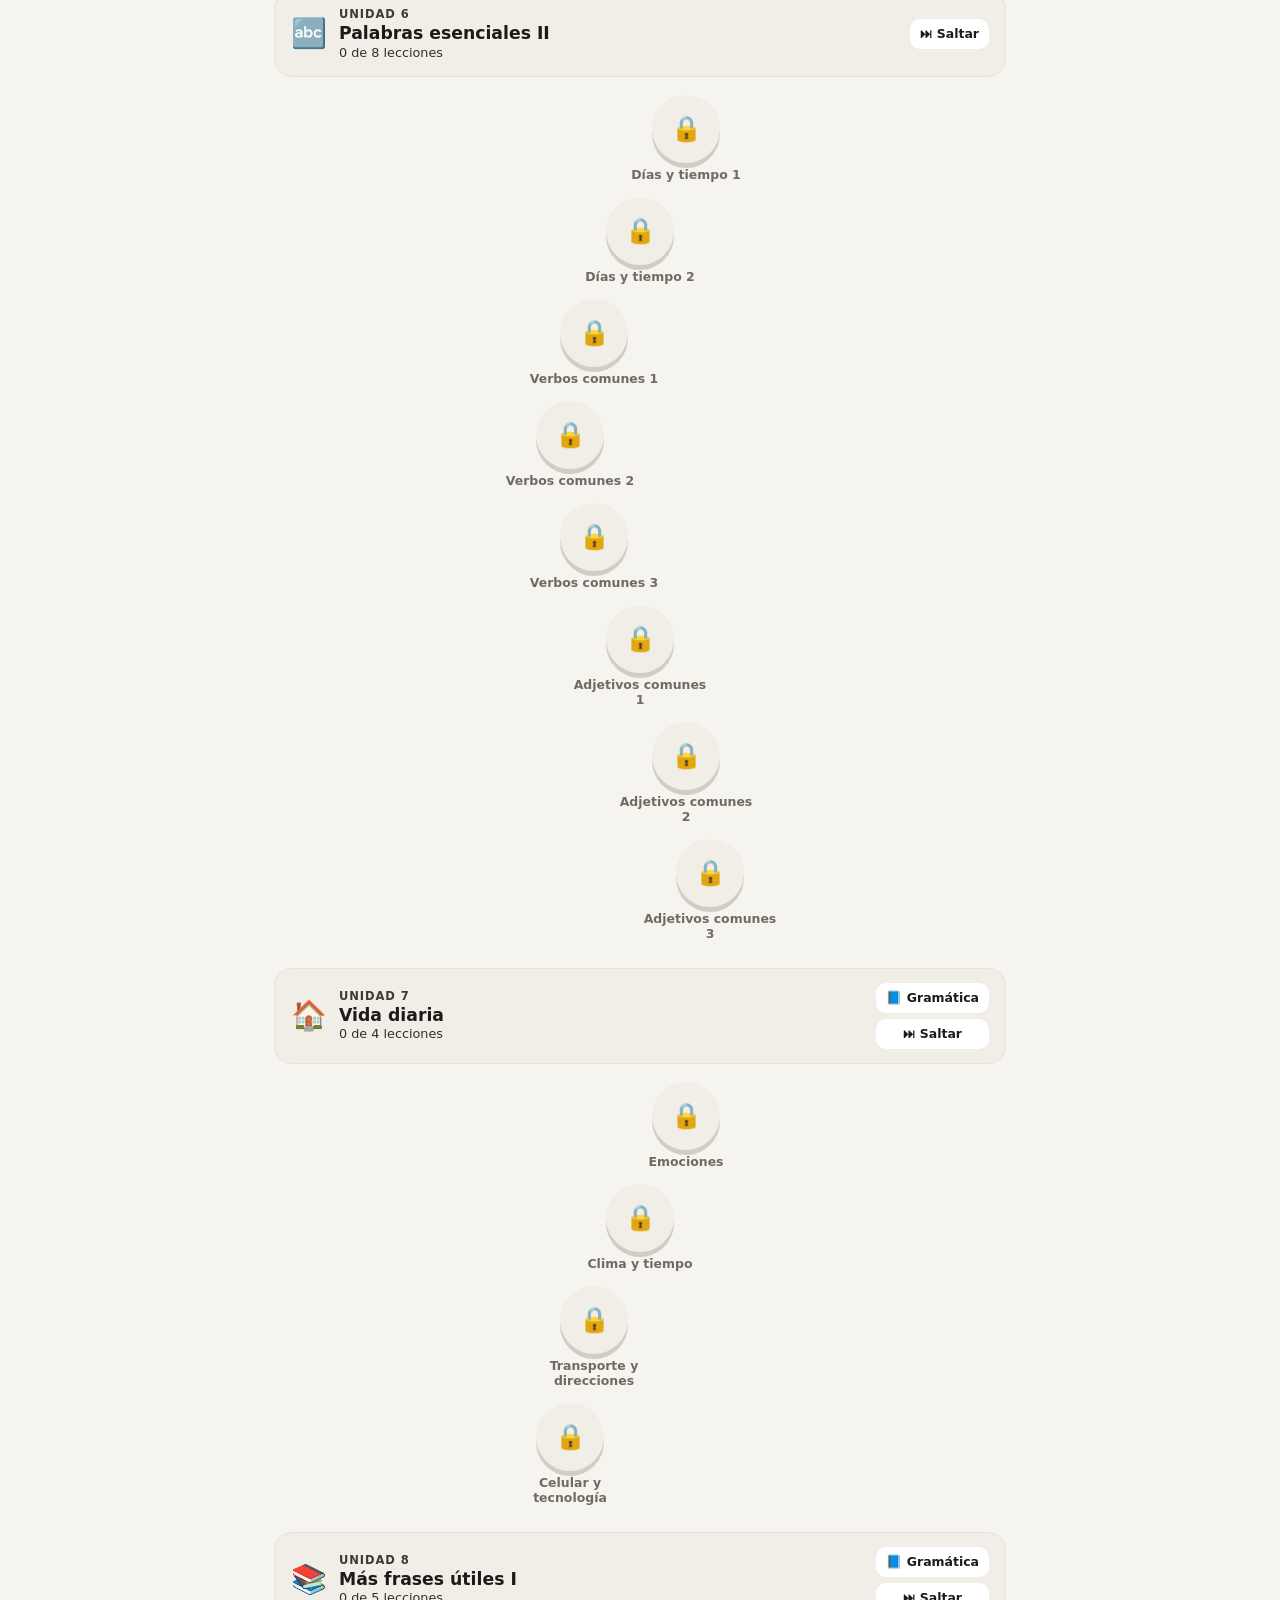
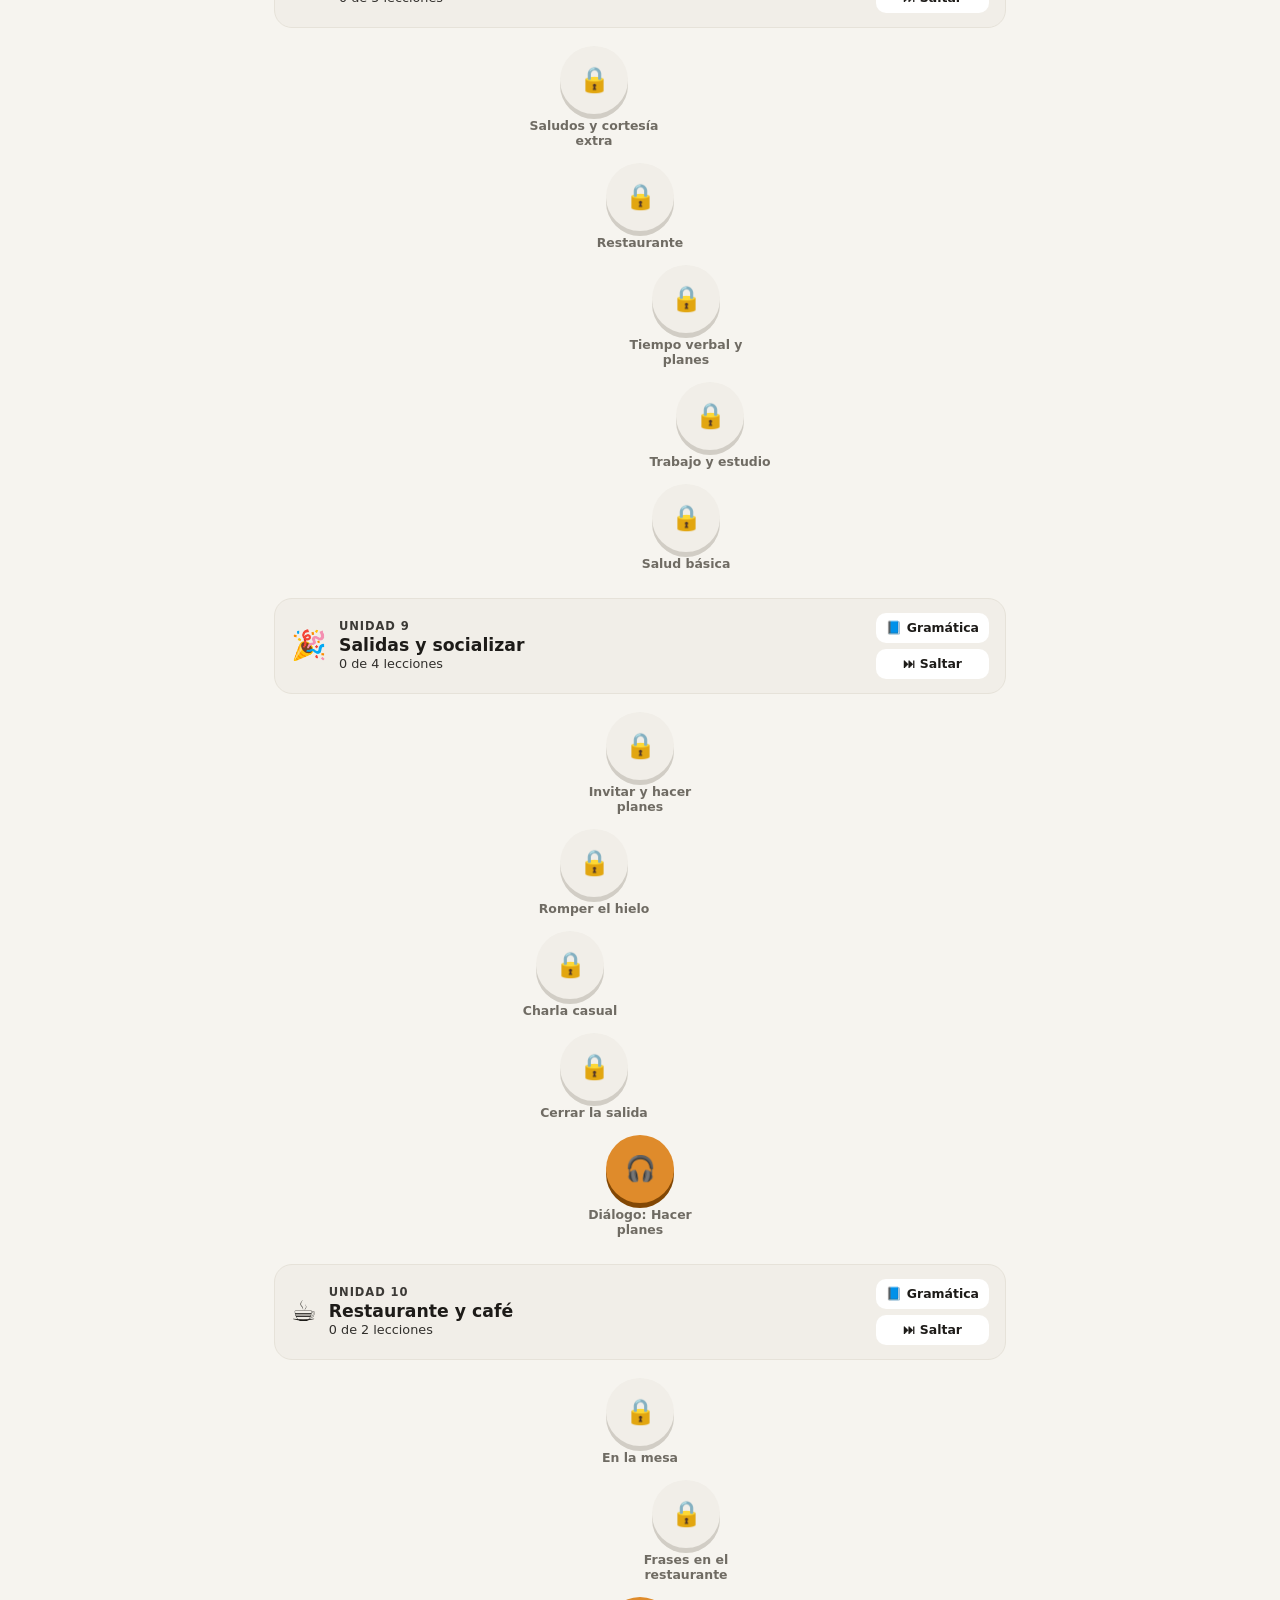
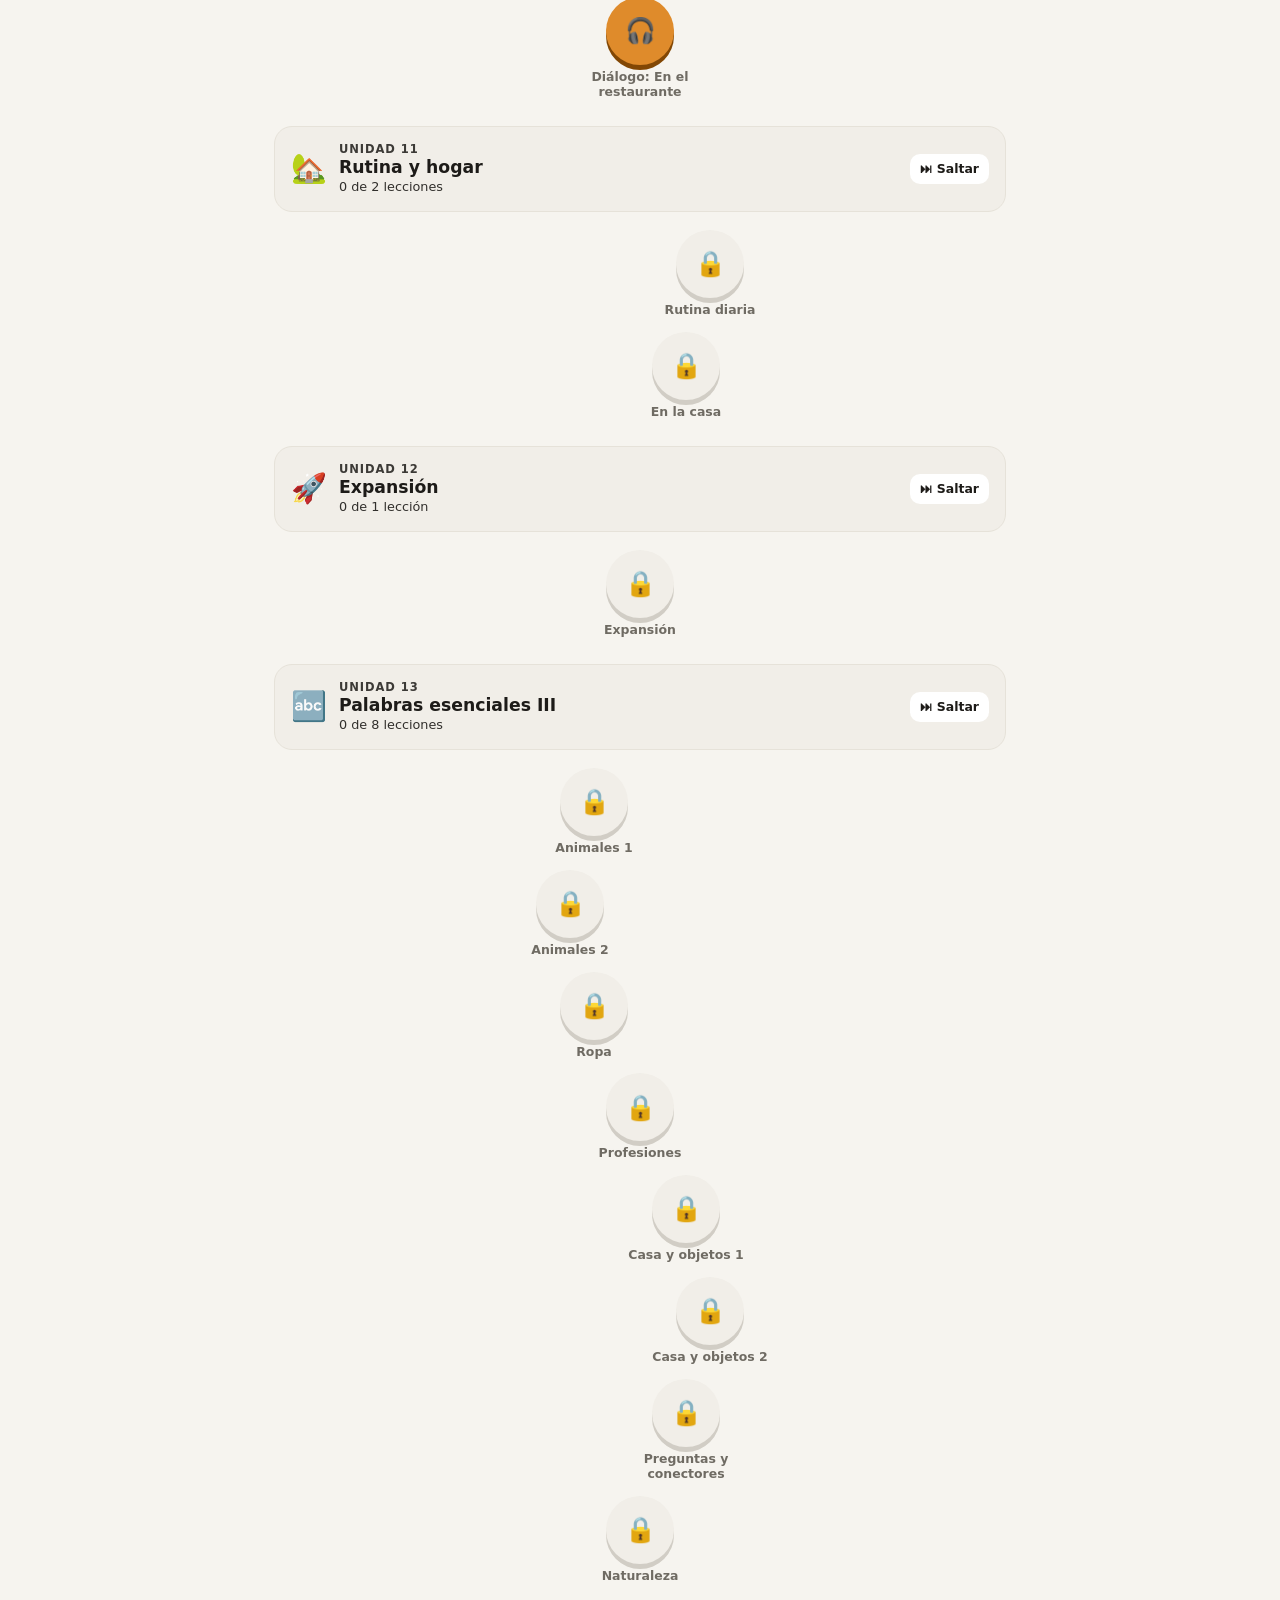
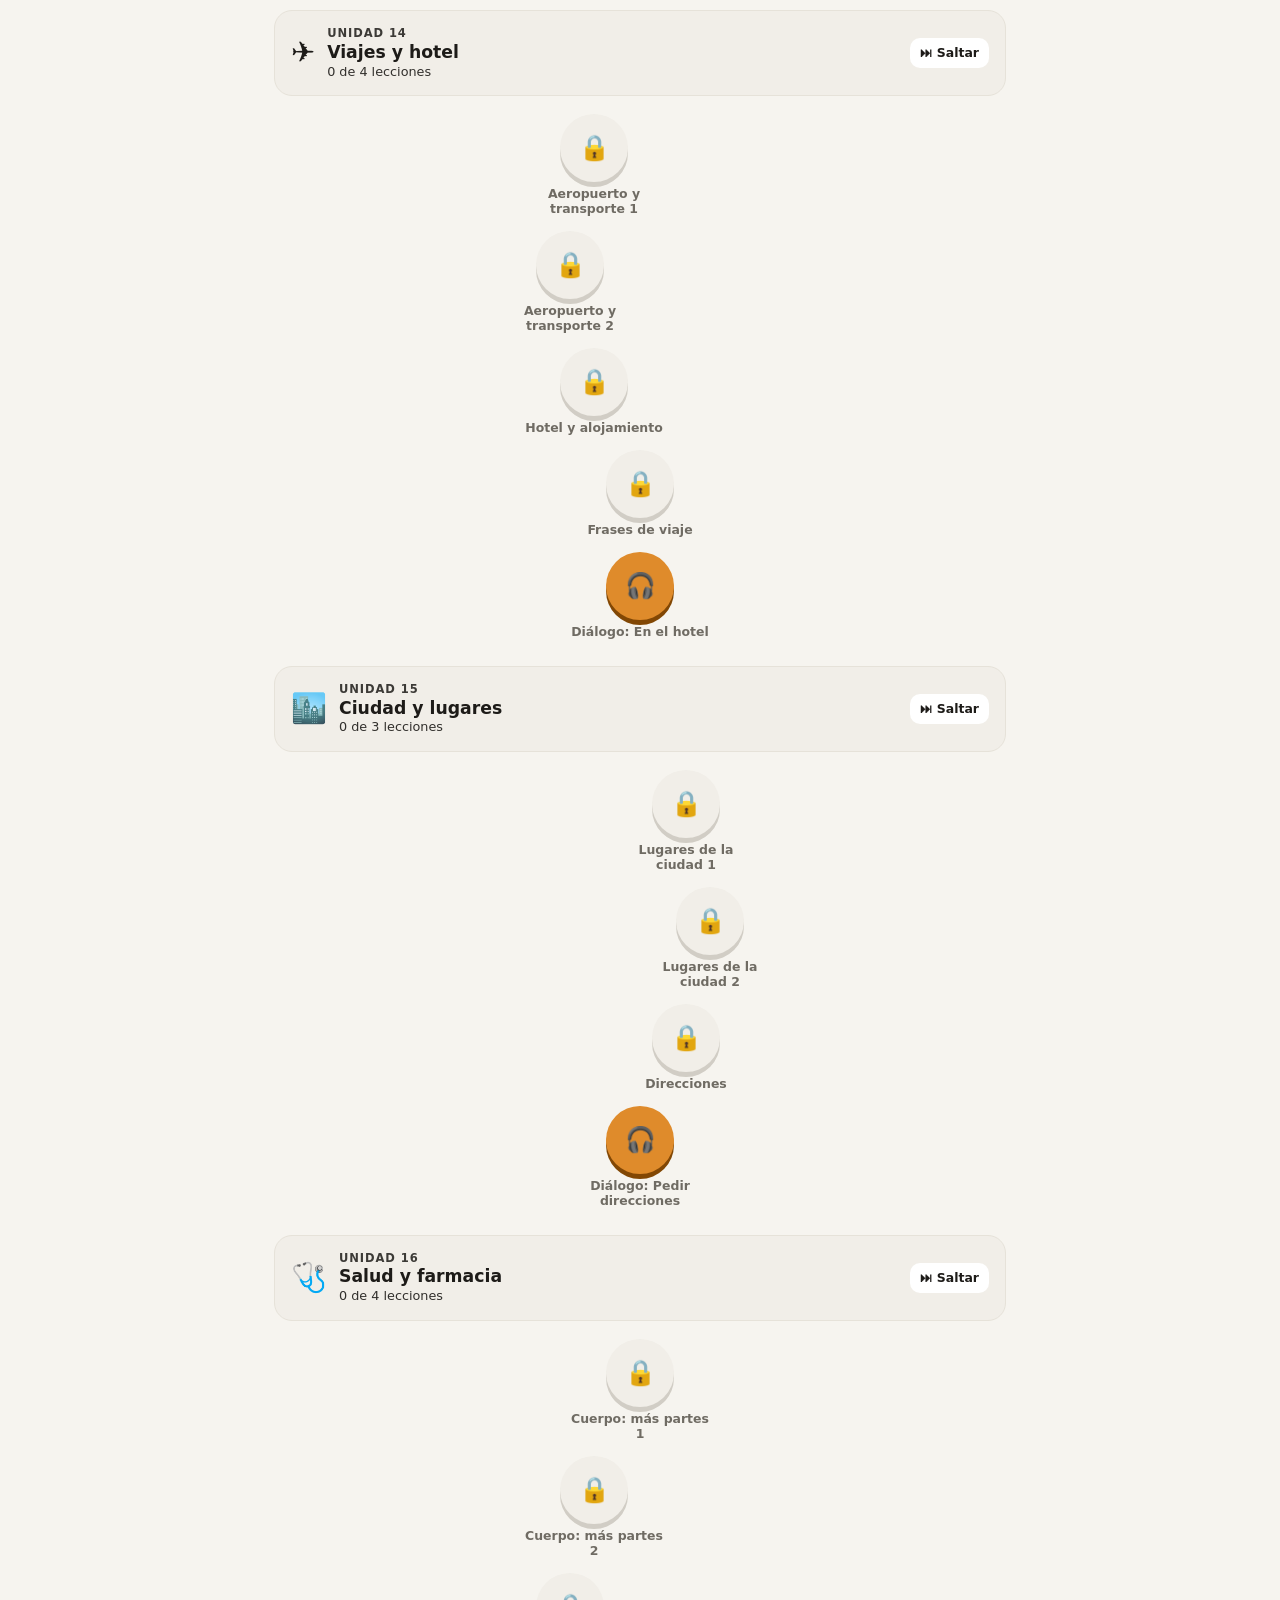
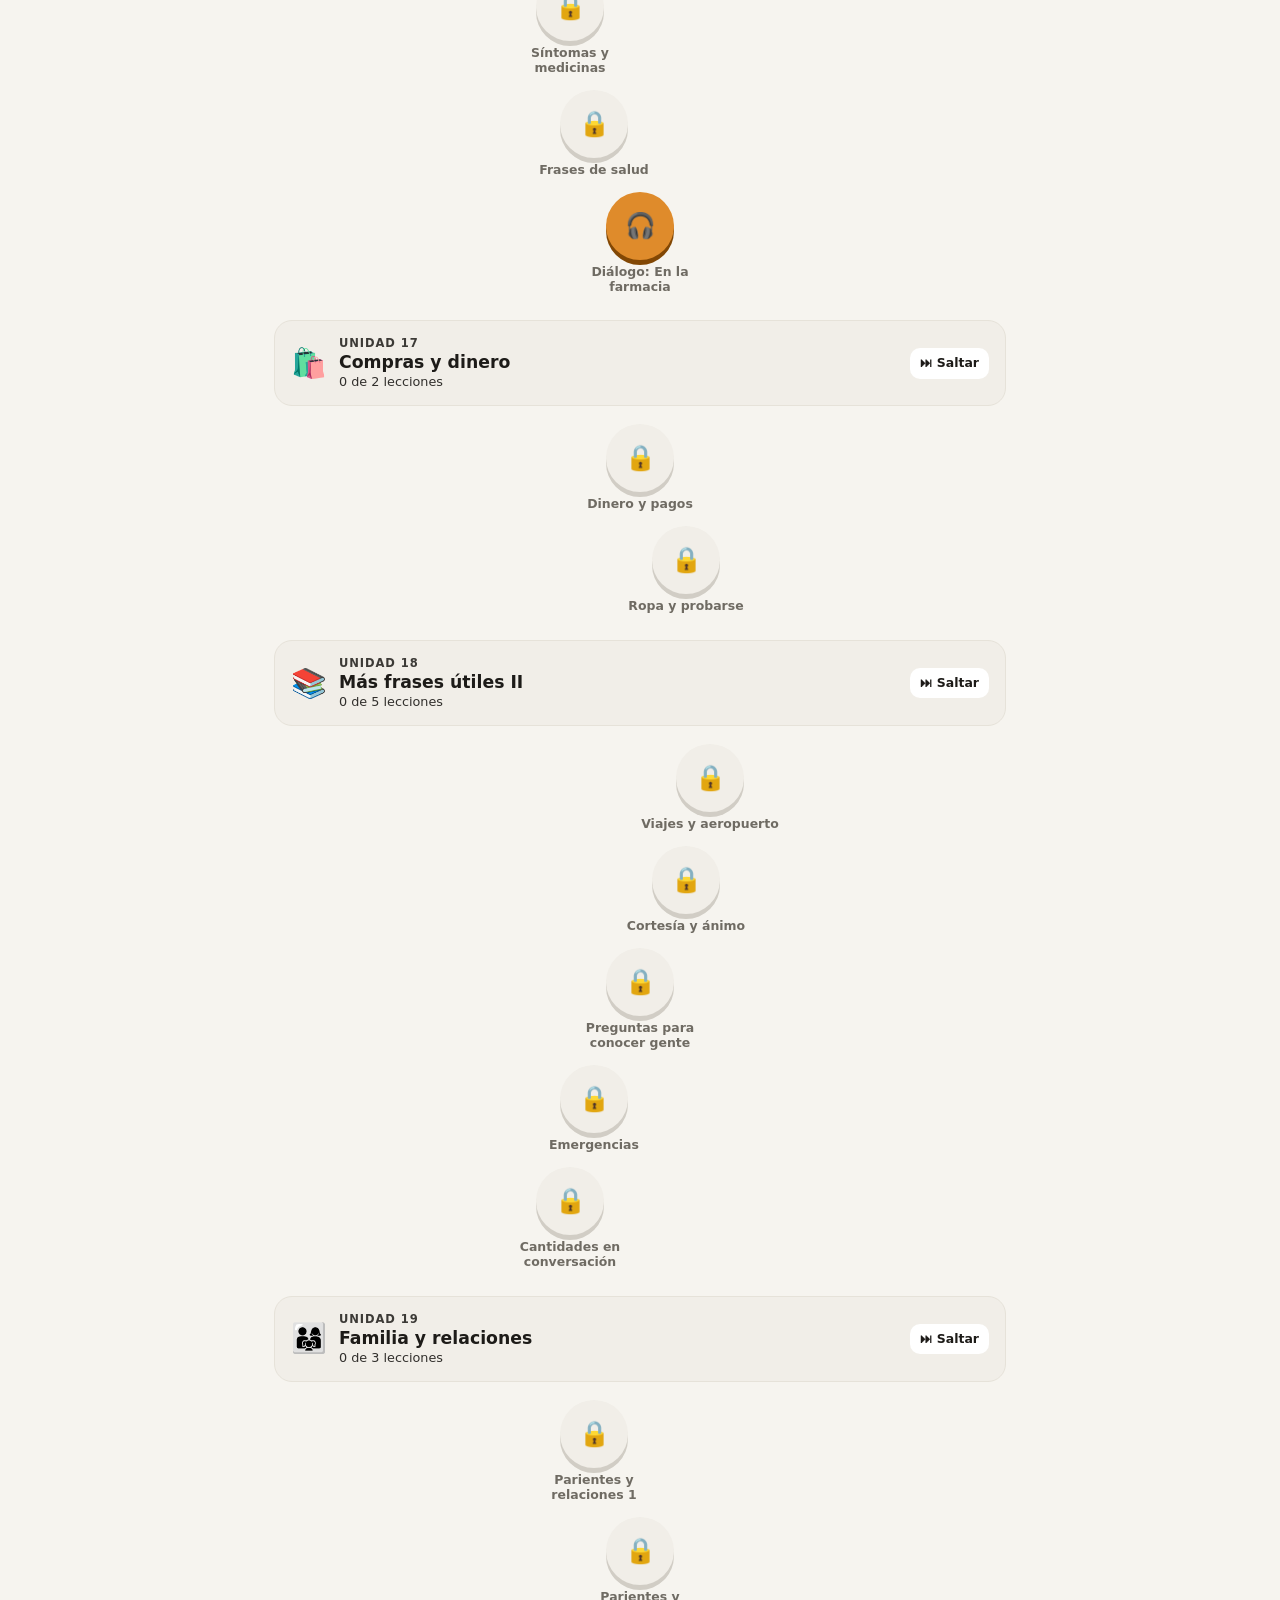
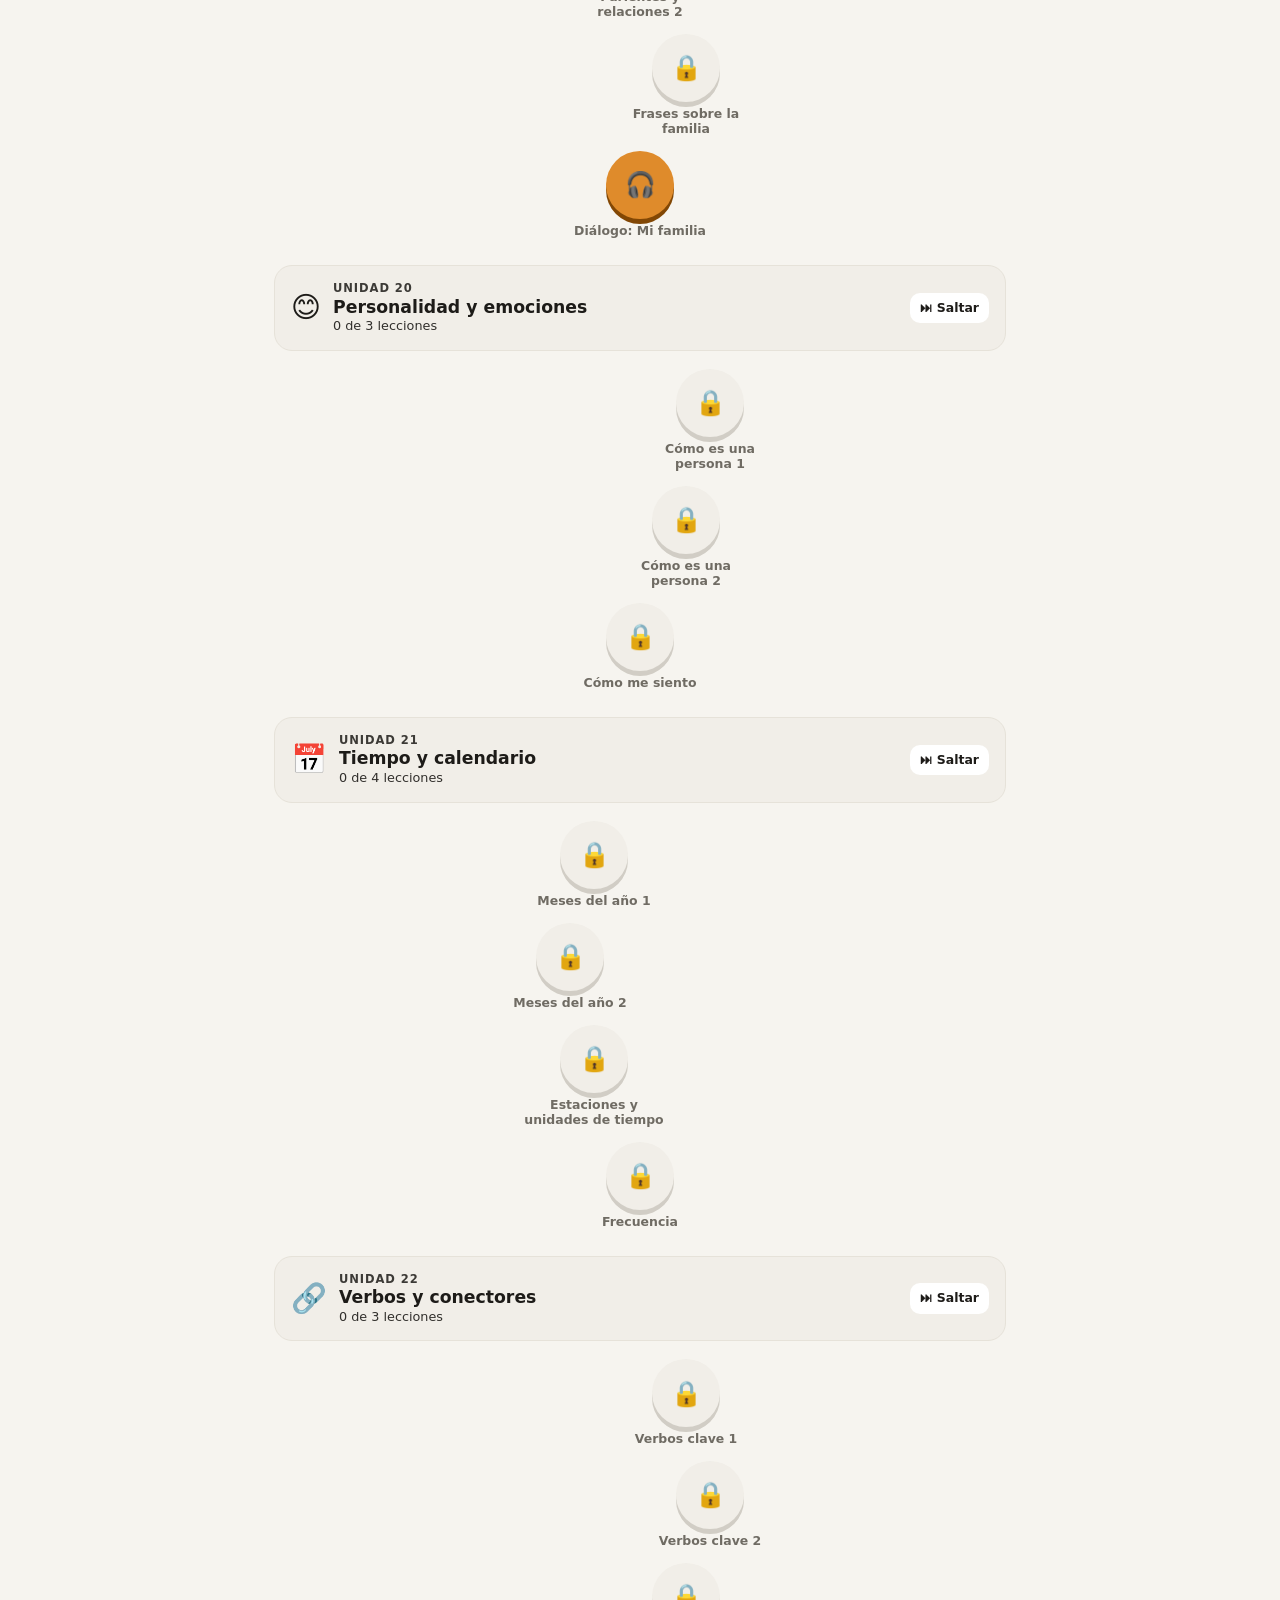
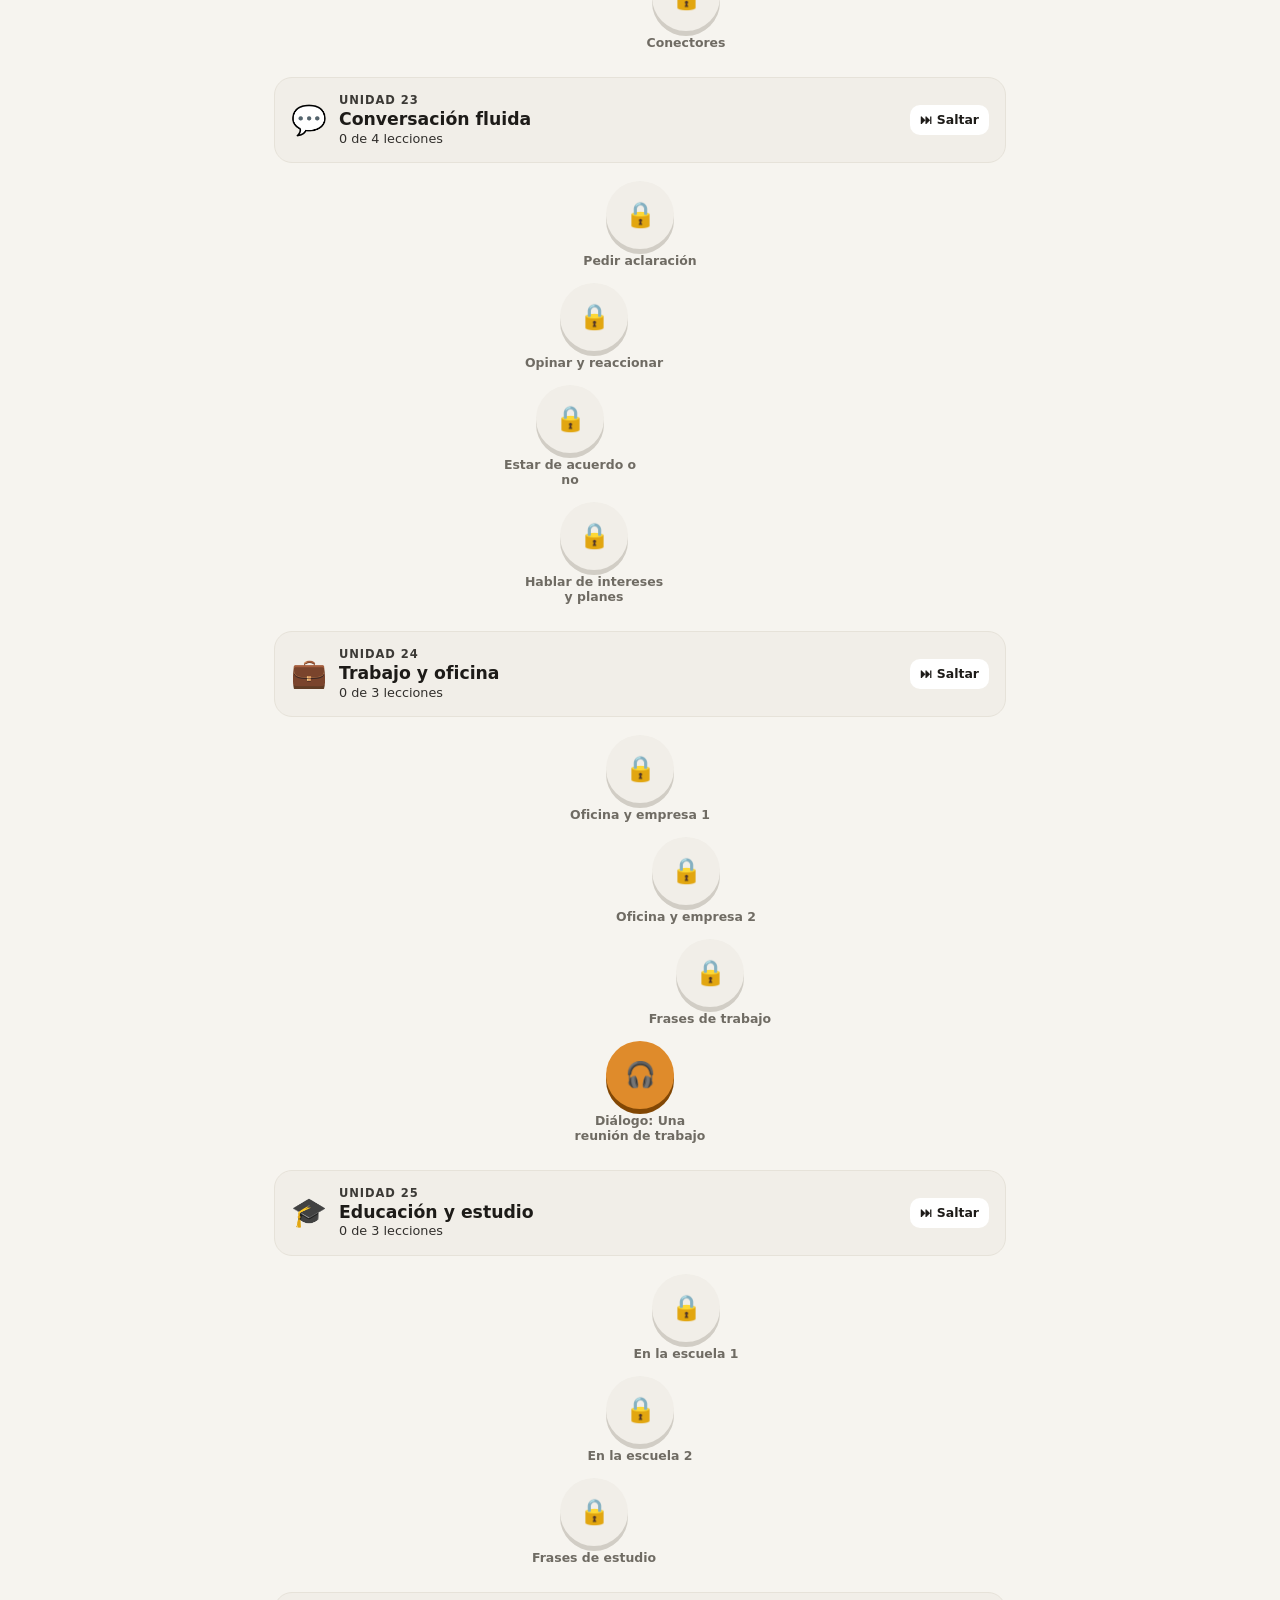
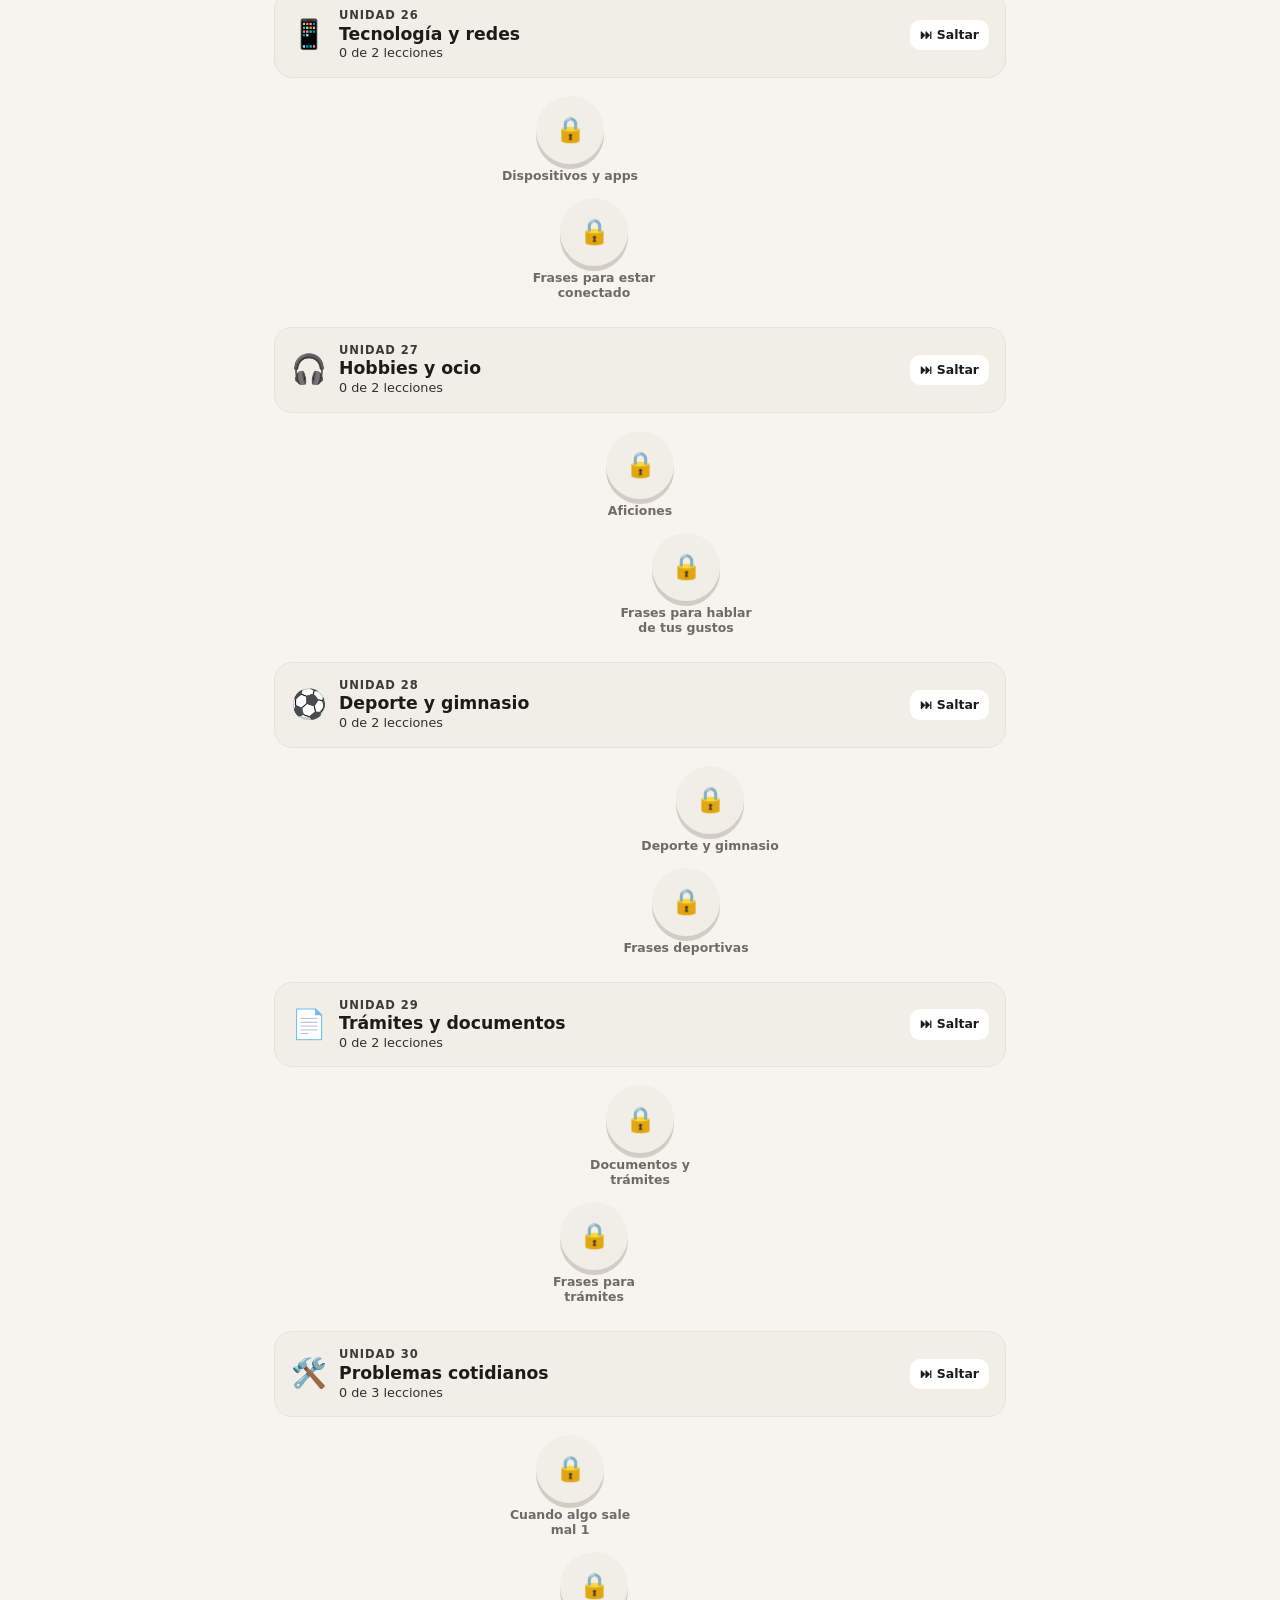
<file: german_fluency_plan.html>
<!DOCTYPE html>
<html lang="es"><head><meta charset="UTF-8"><meta name="viewport" content="width=device-width, initial-scale=1">
<title>Redirigiendo…</title>
<script>location.replace('app.html?lang=de');</script>
<meta http-equiv="refresh" content="0; url=app.html?lang=de">
</head><body style="font-family:system-ui;padding:24px">La app se mudó. <a href="app.html?lang=de">Abrir</a></body></html>
</file>
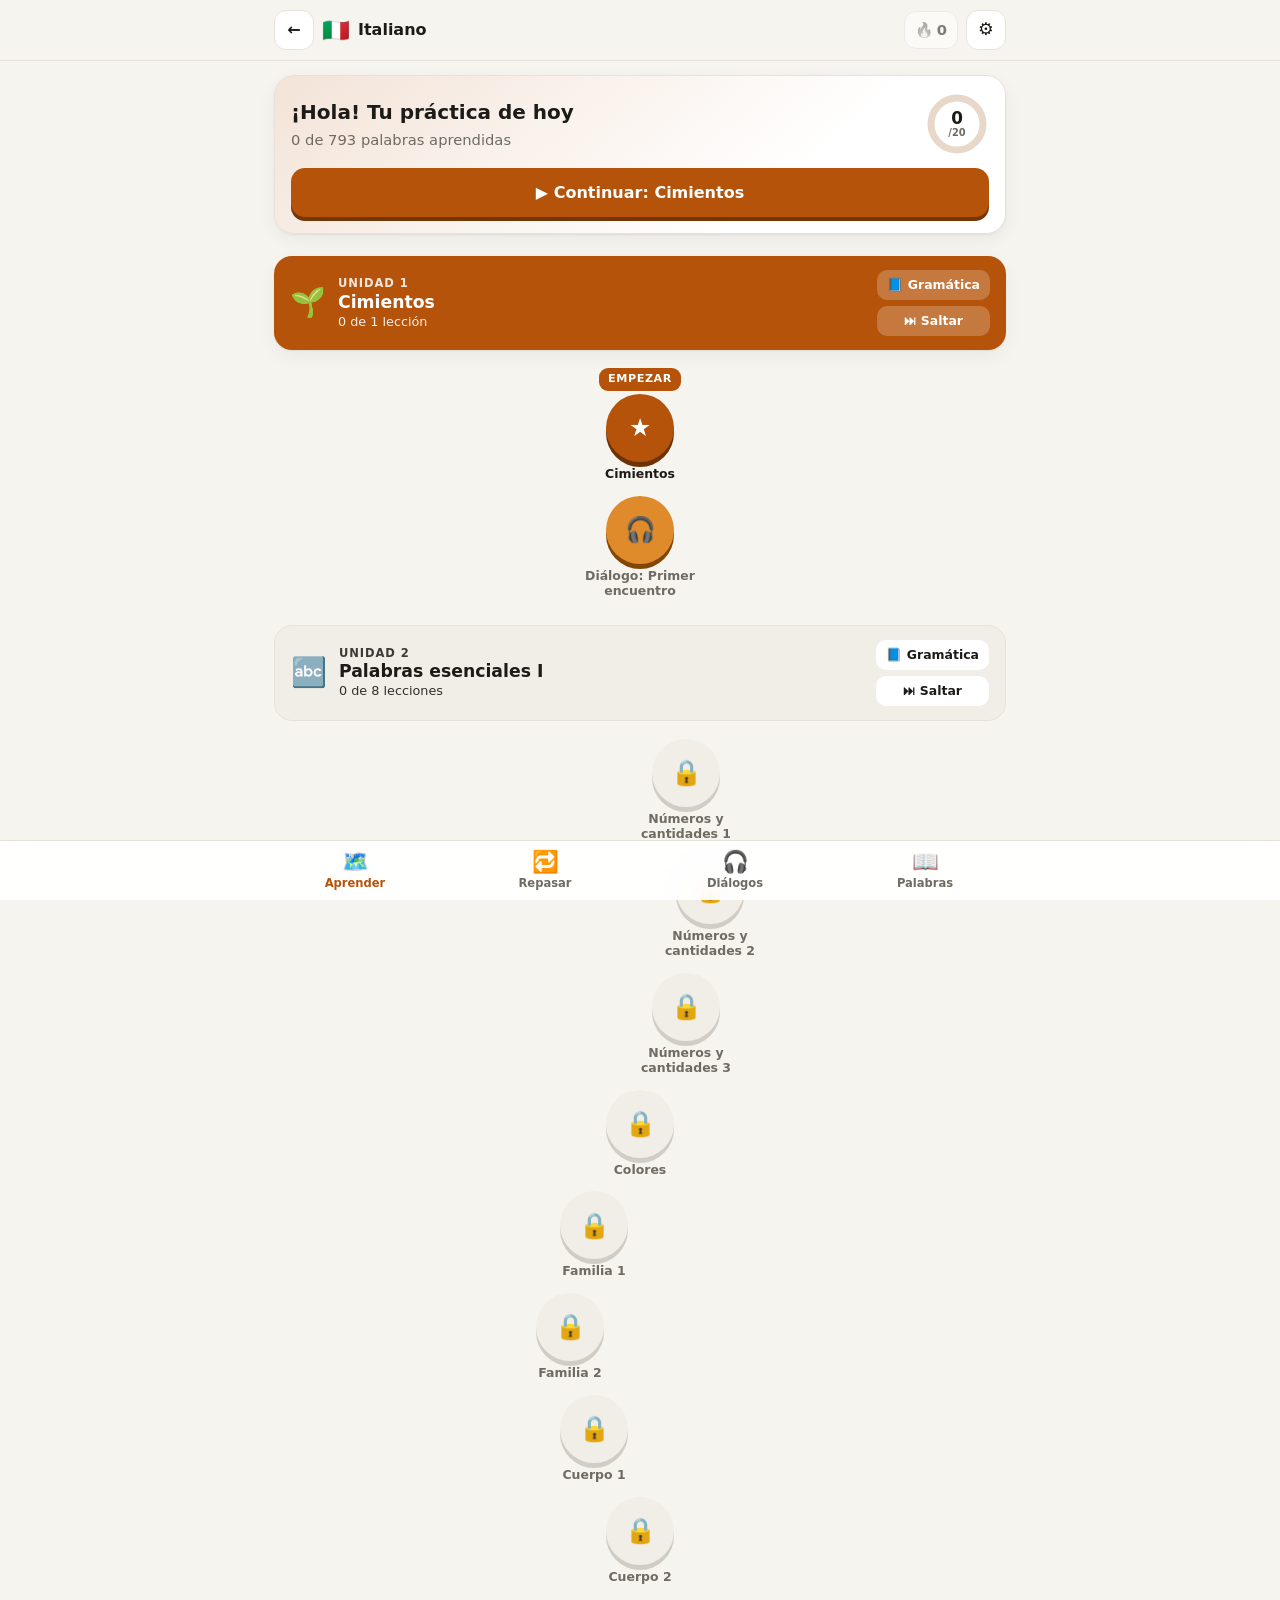
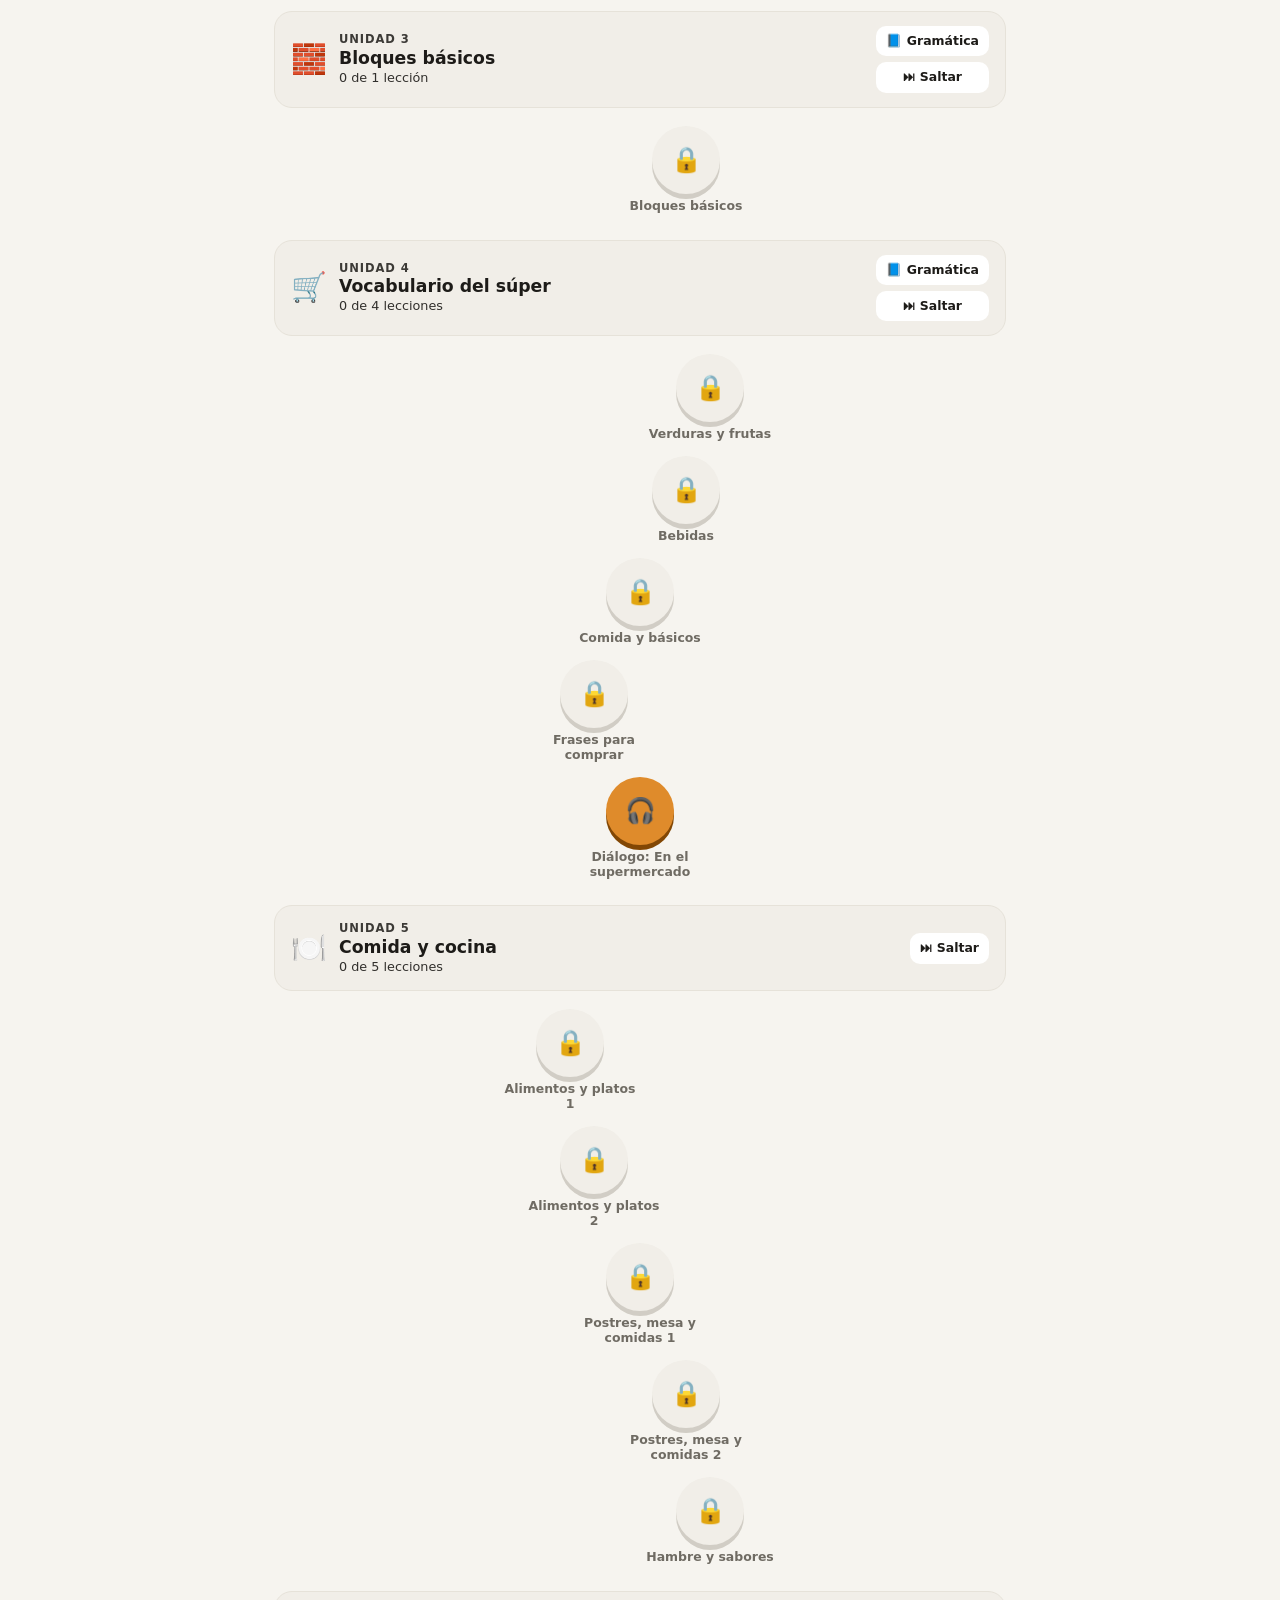
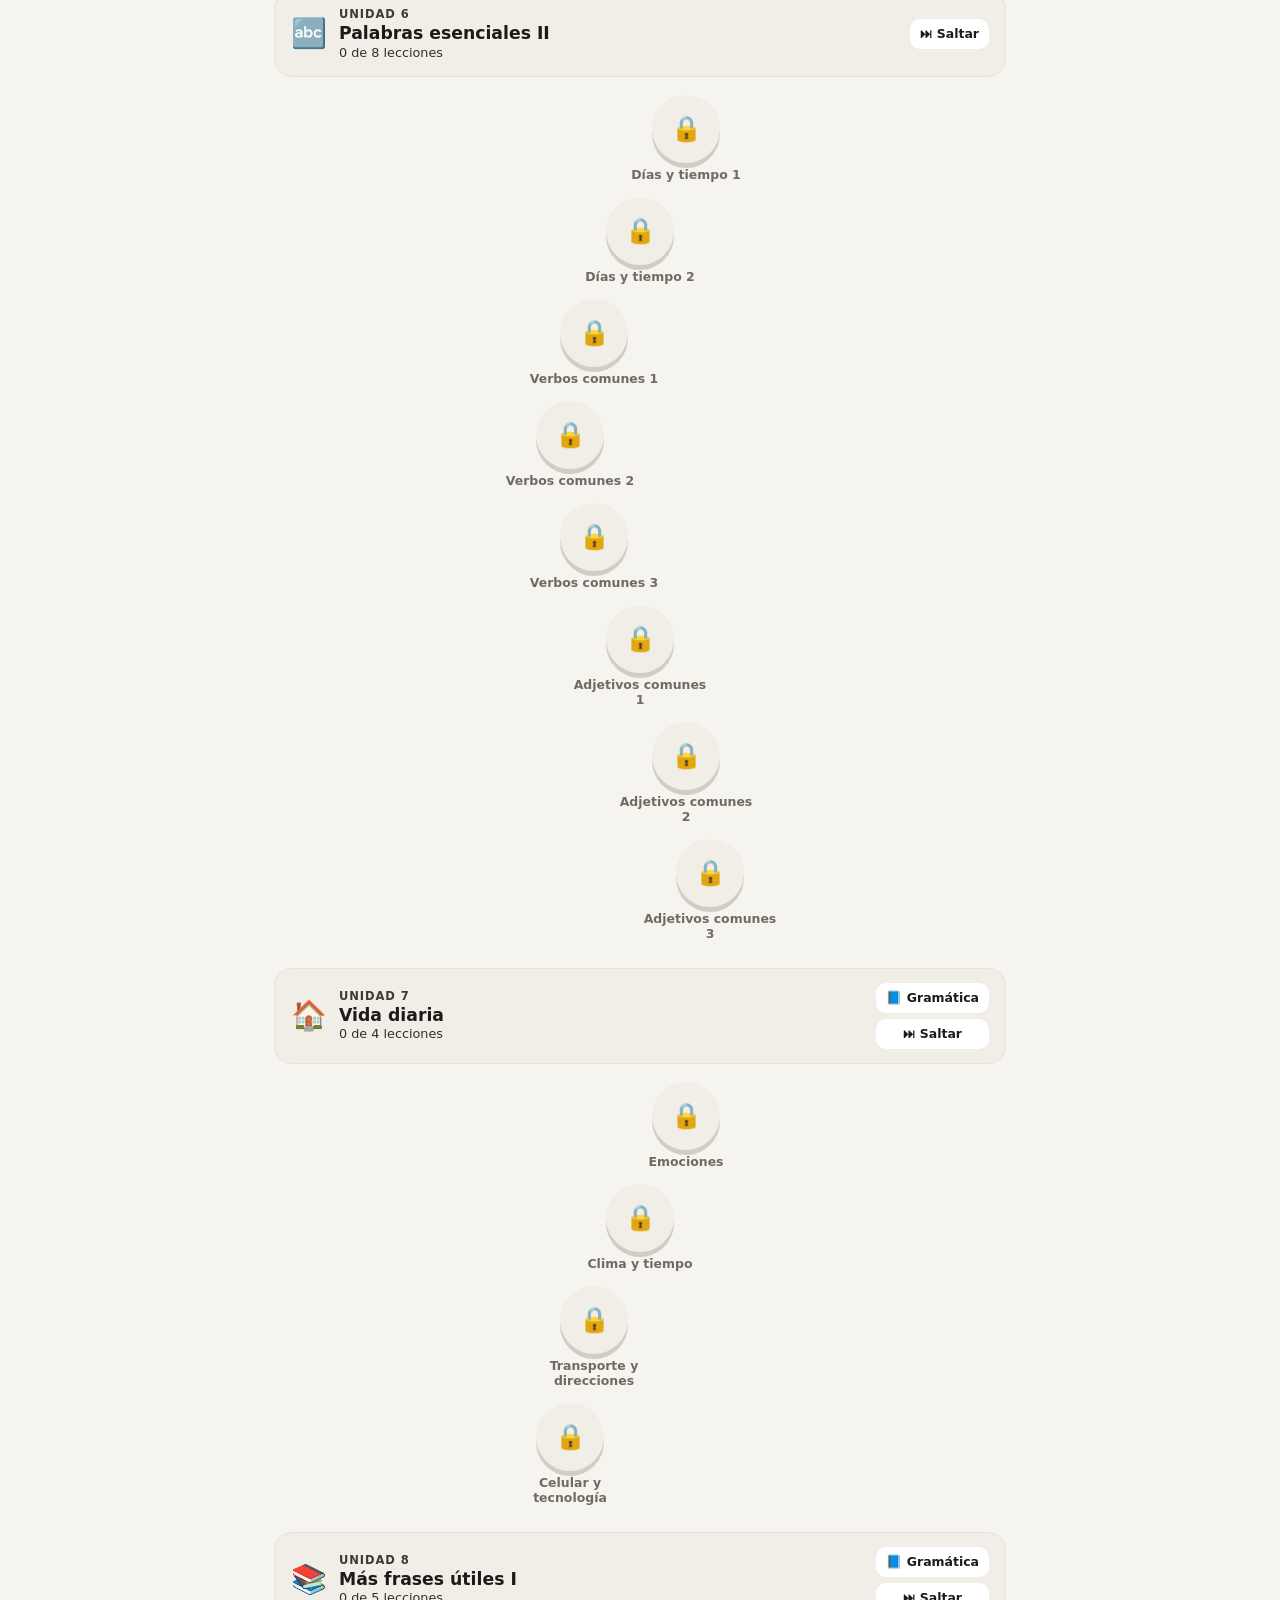
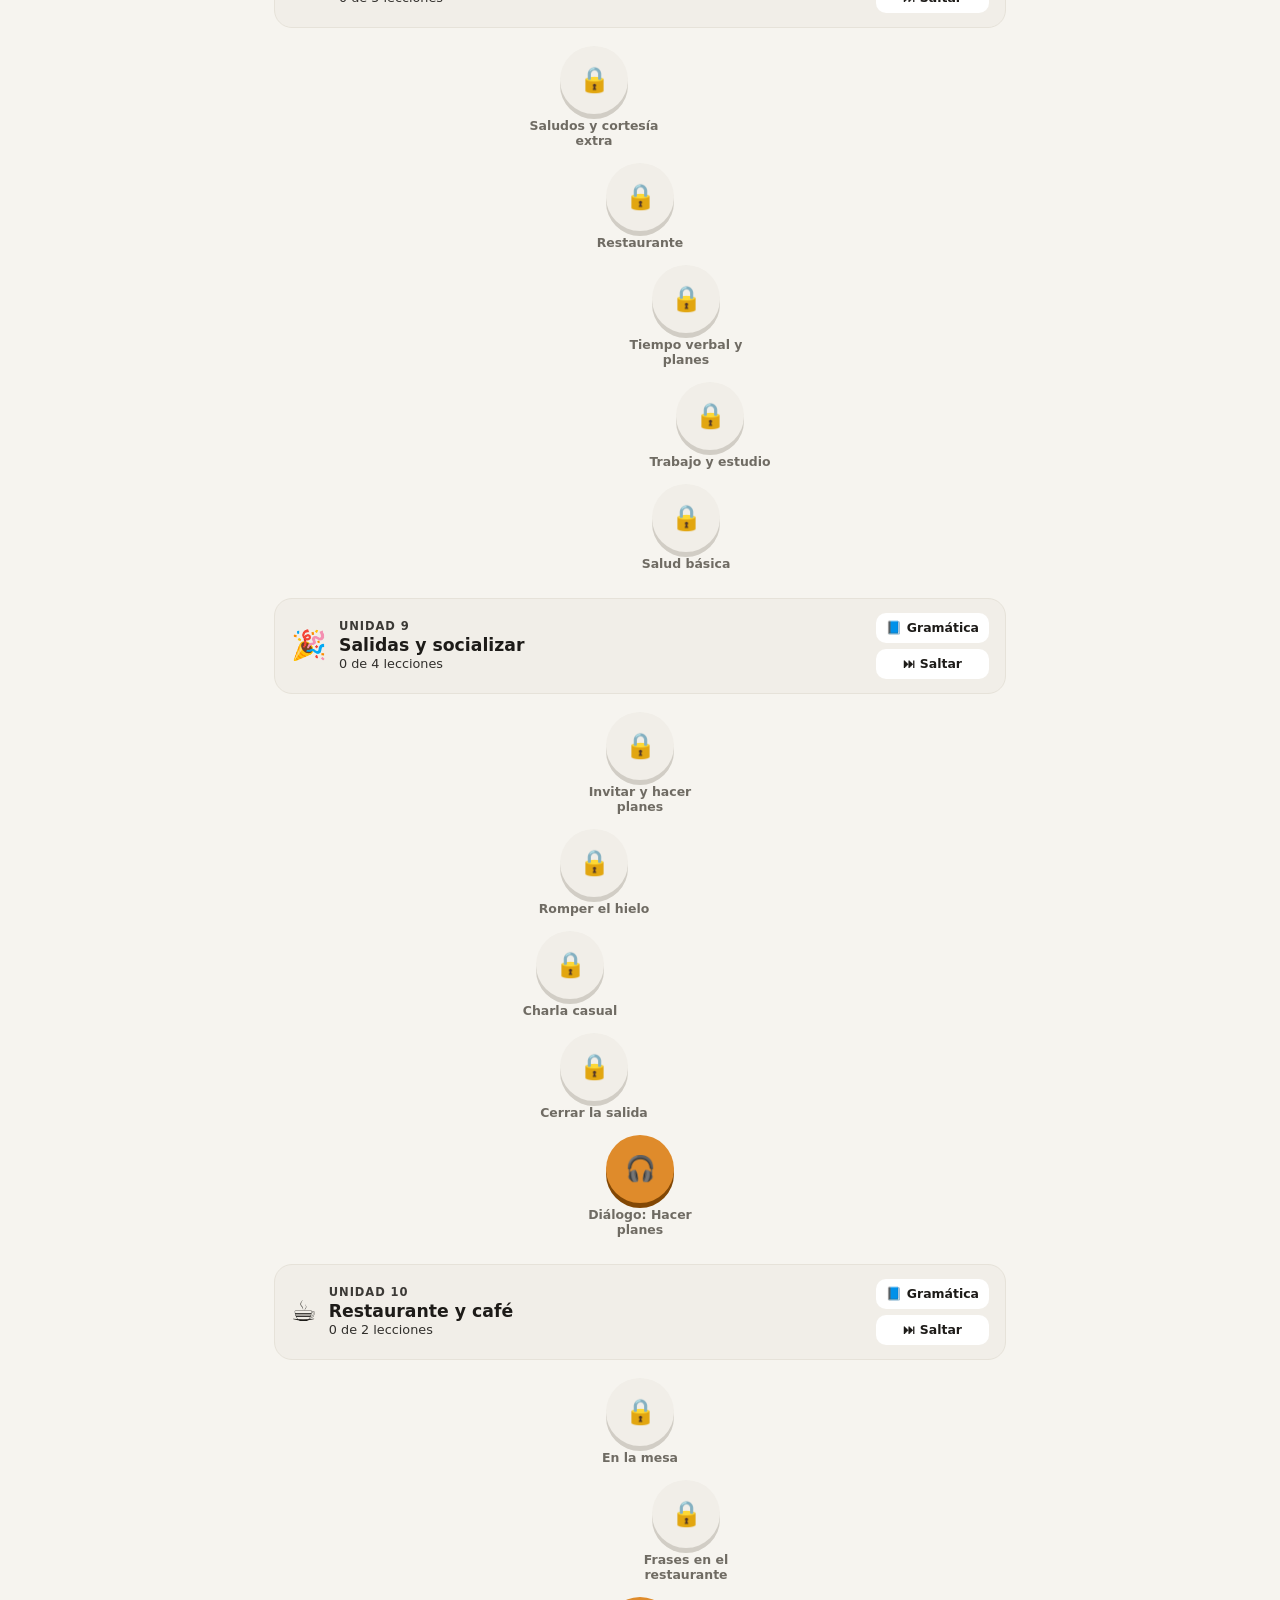
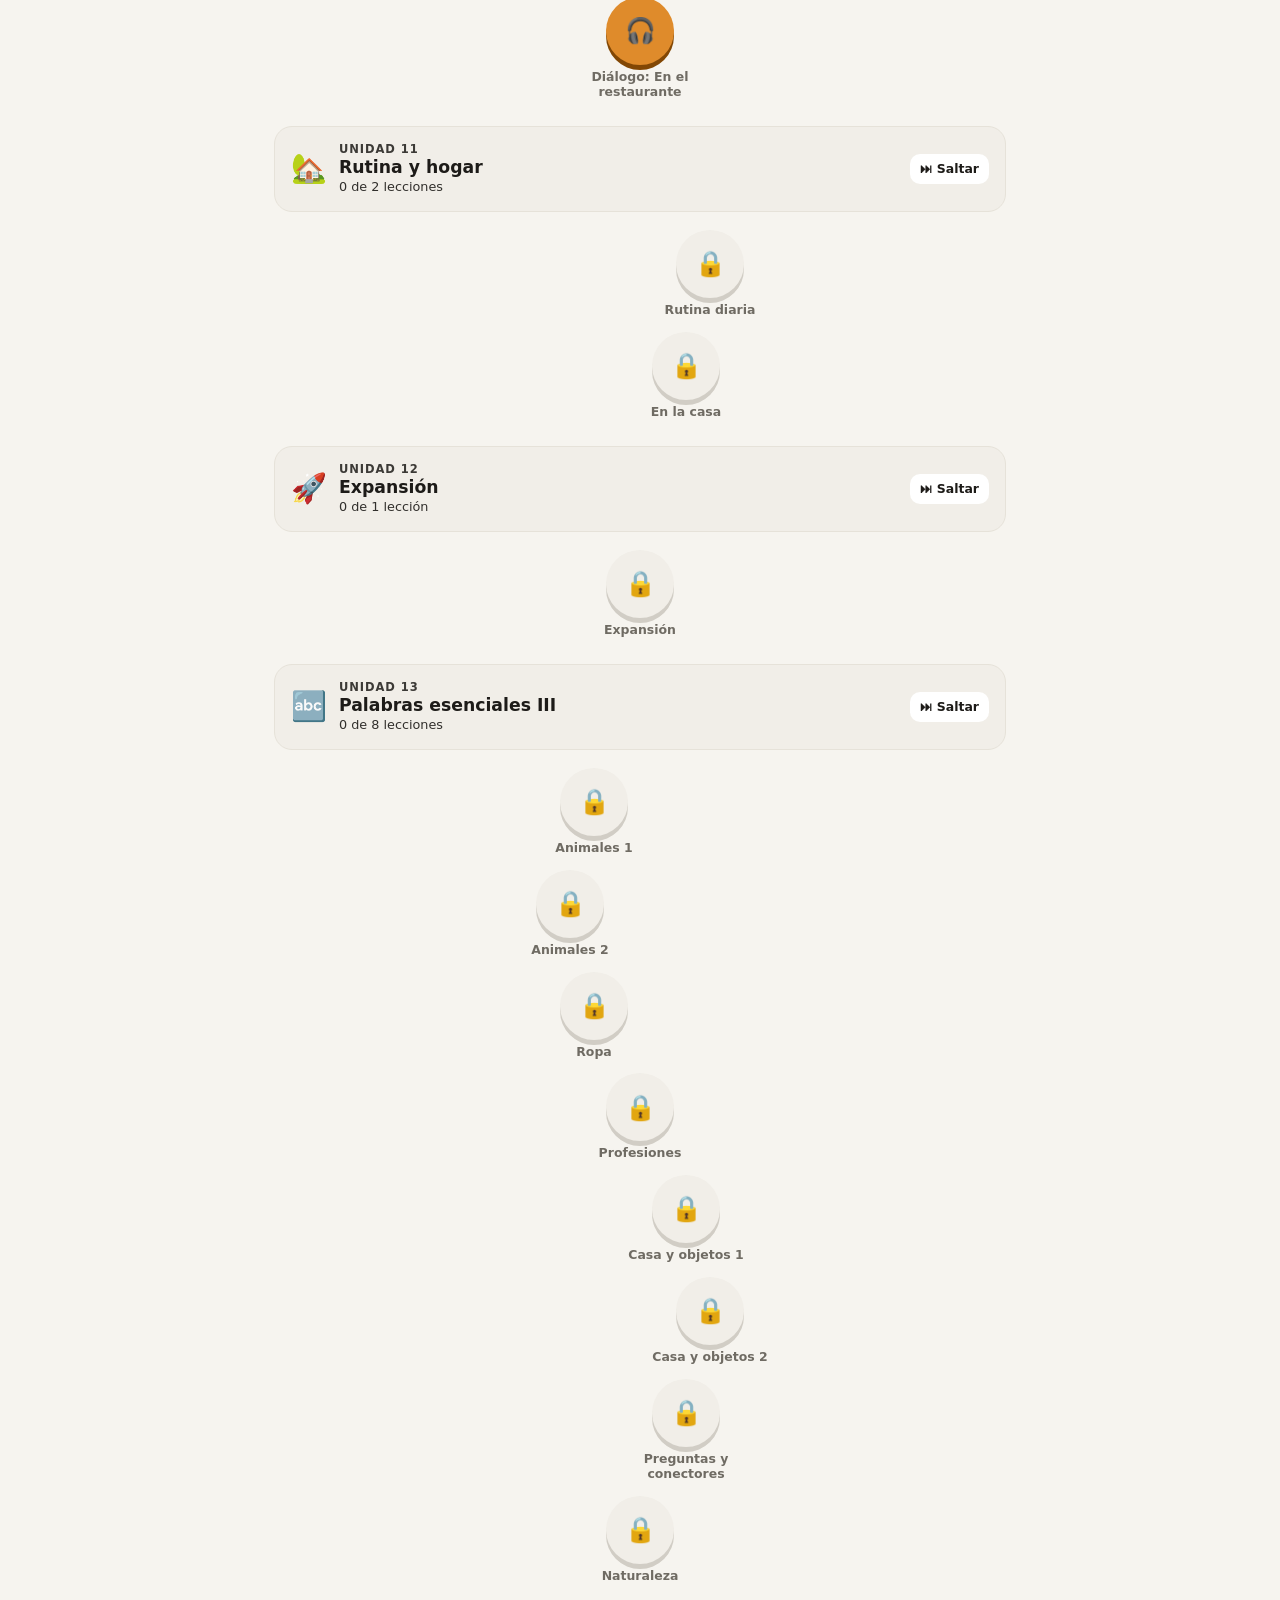
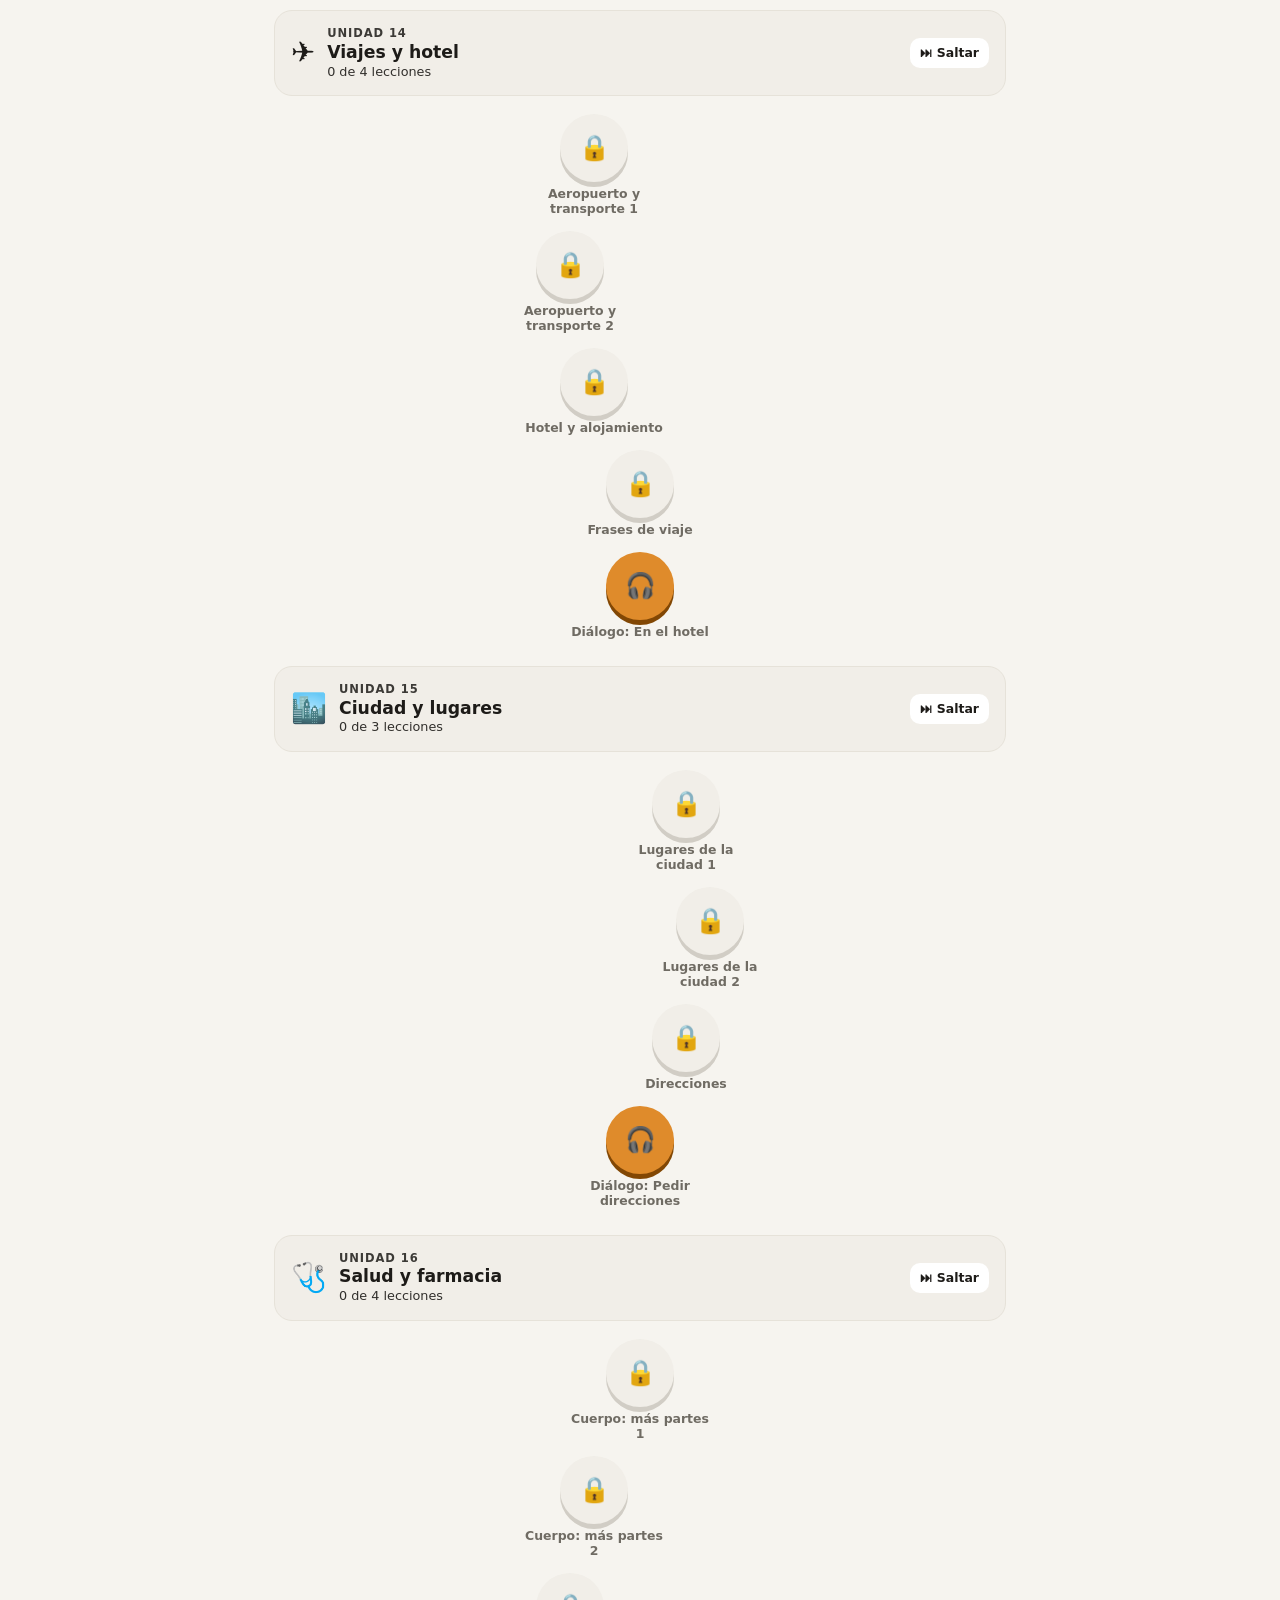
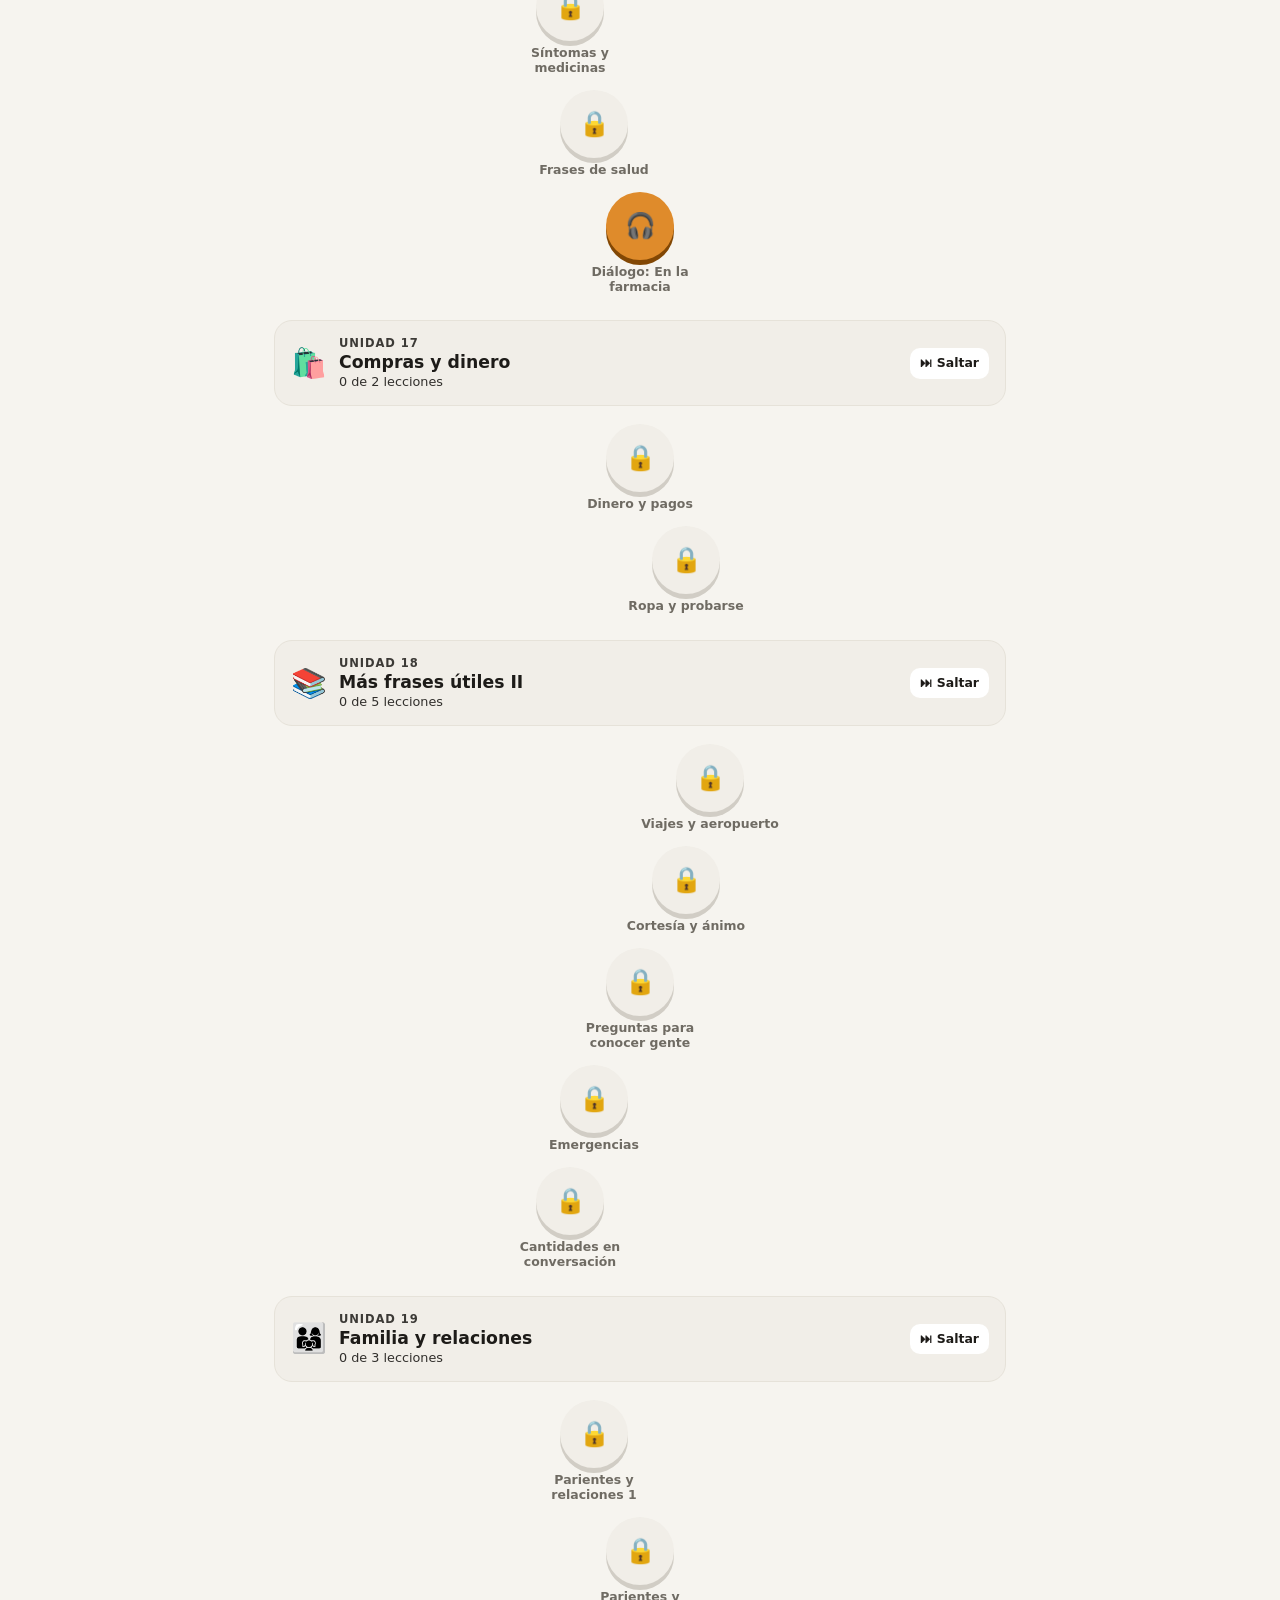
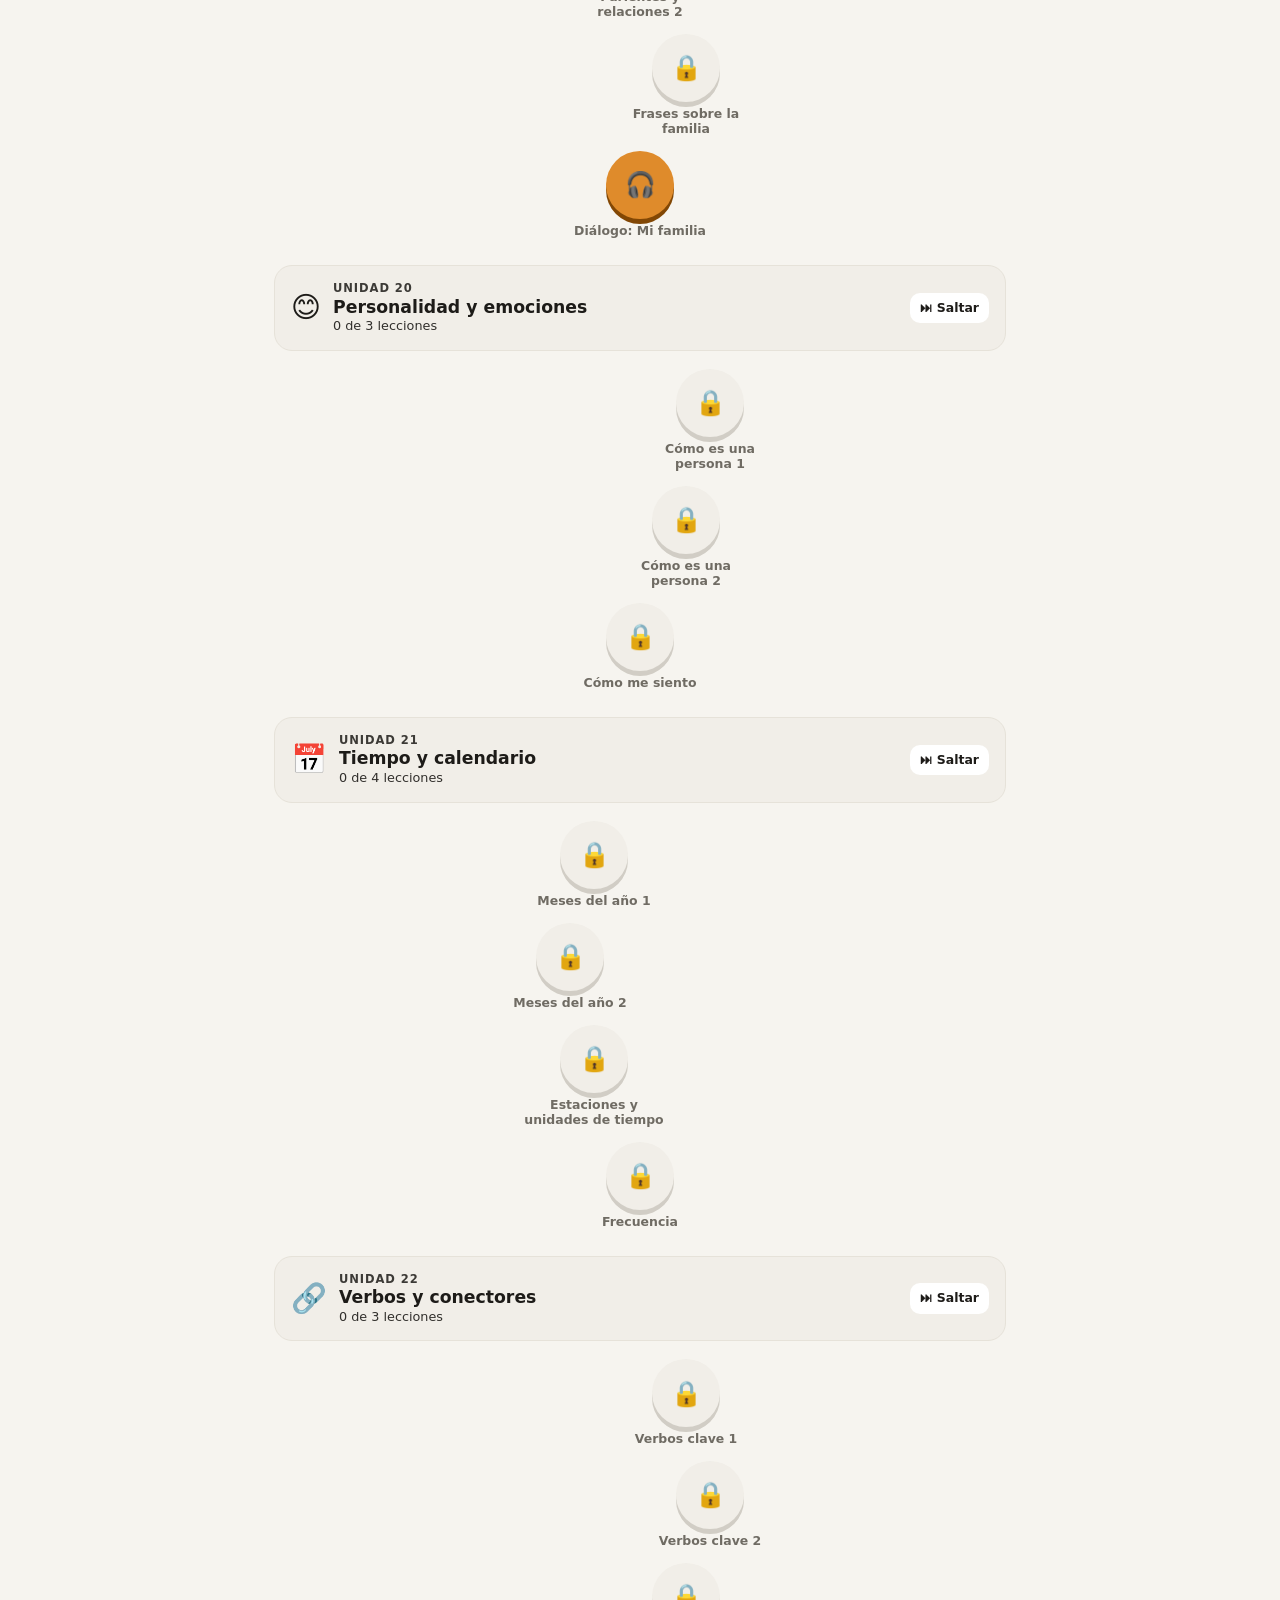
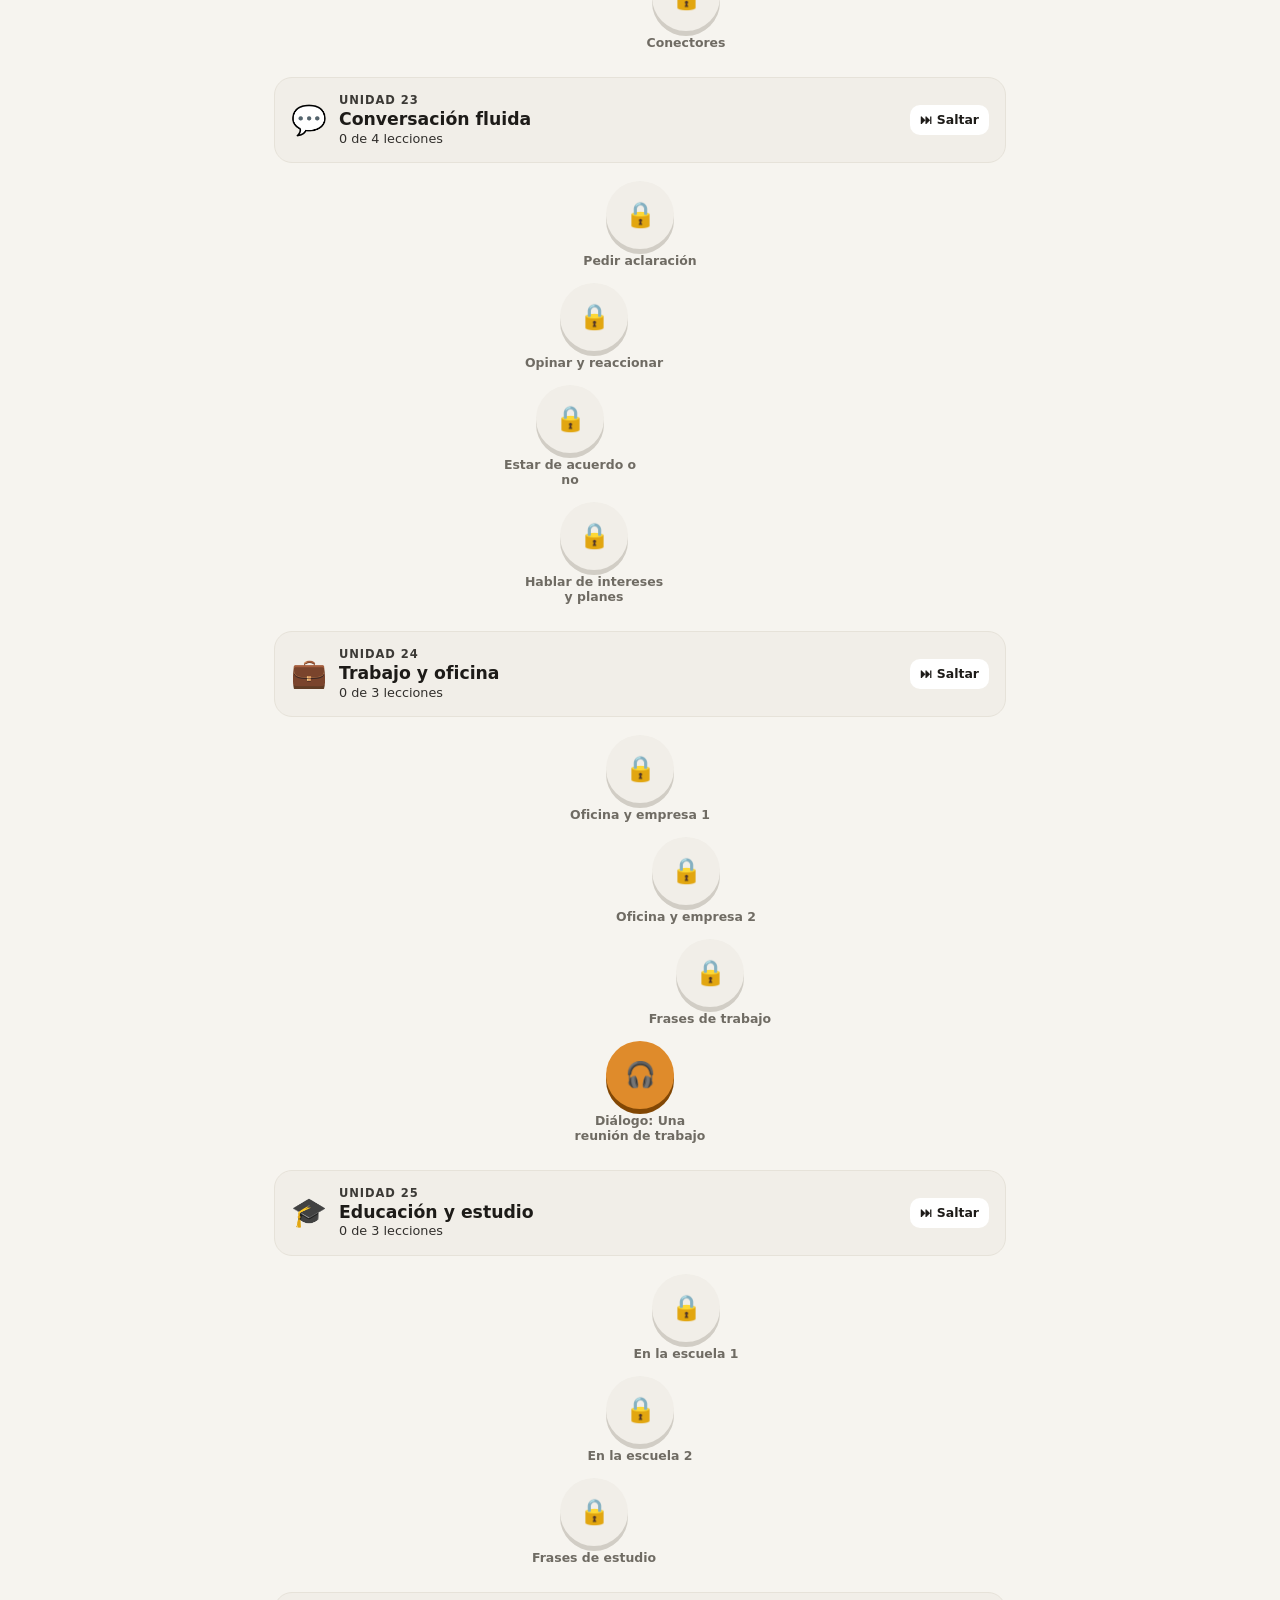
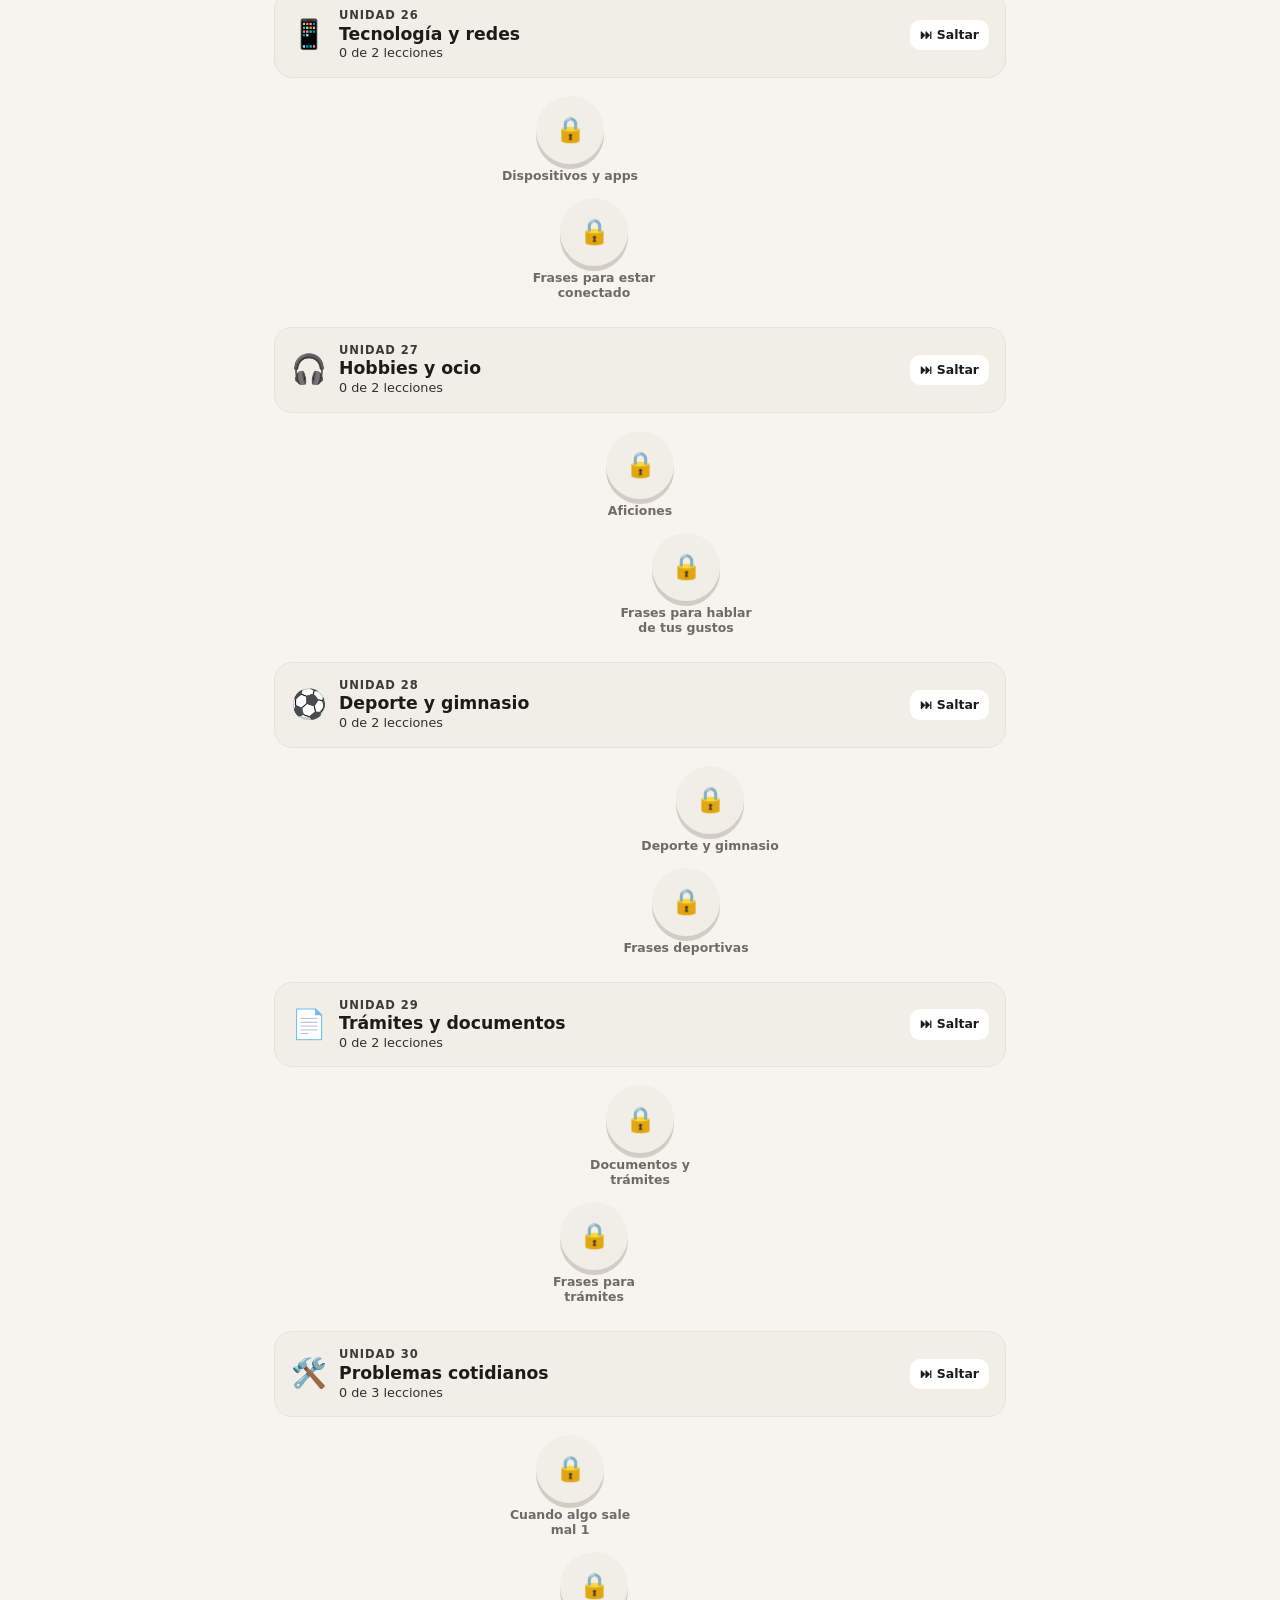
<file: italian_fluency_plan.html>
<!DOCTYPE html>
<html lang="es"><head><meta charset="UTF-8"><meta name="viewport" content="width=device-width, initial-scale=1">
<title>Redirigiendo…</title>
<script>location.replace('app.html?lang=it');</script>
<meta http-equiv="refresh" content="0; url=app.html?lang=it">
</head><body style="font-family:system-ui;padding:24px">La app se mudó. <a href="app.html?lang=it">Abrir</a></body></html>
</file>
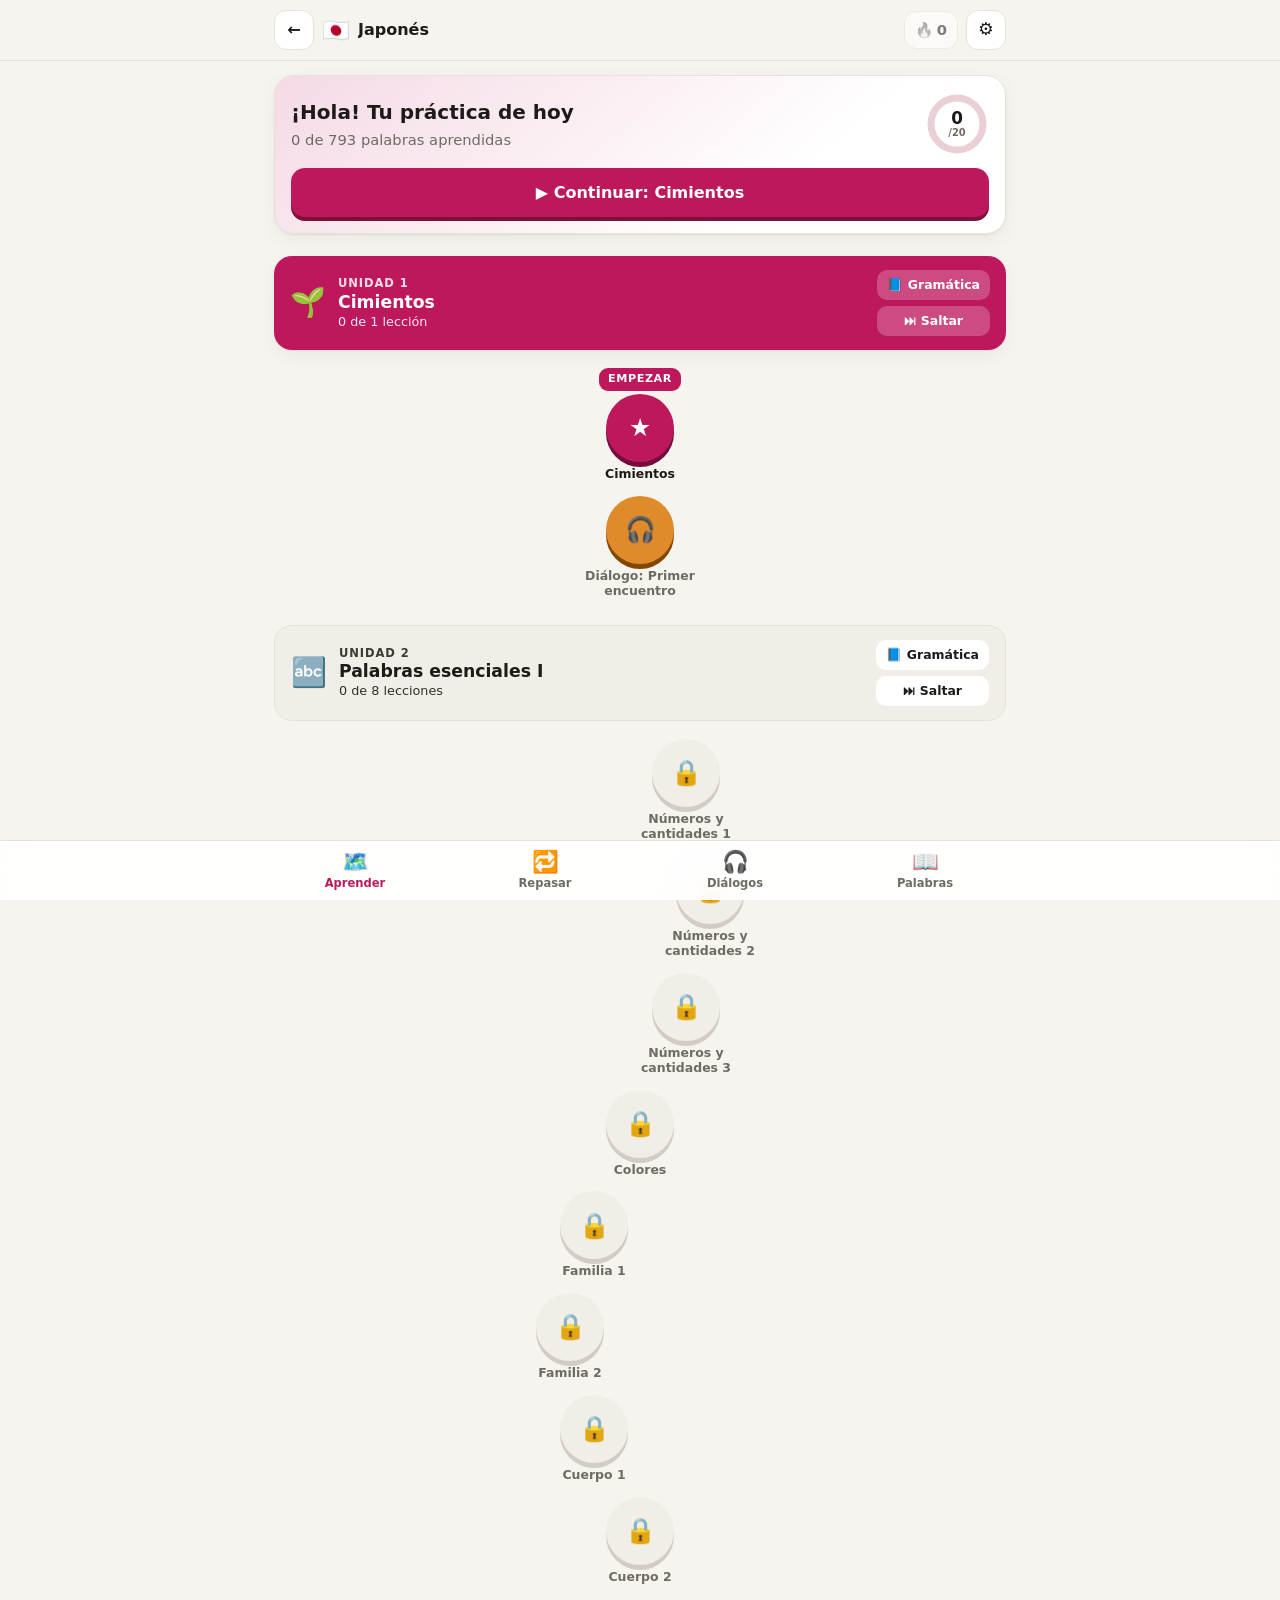
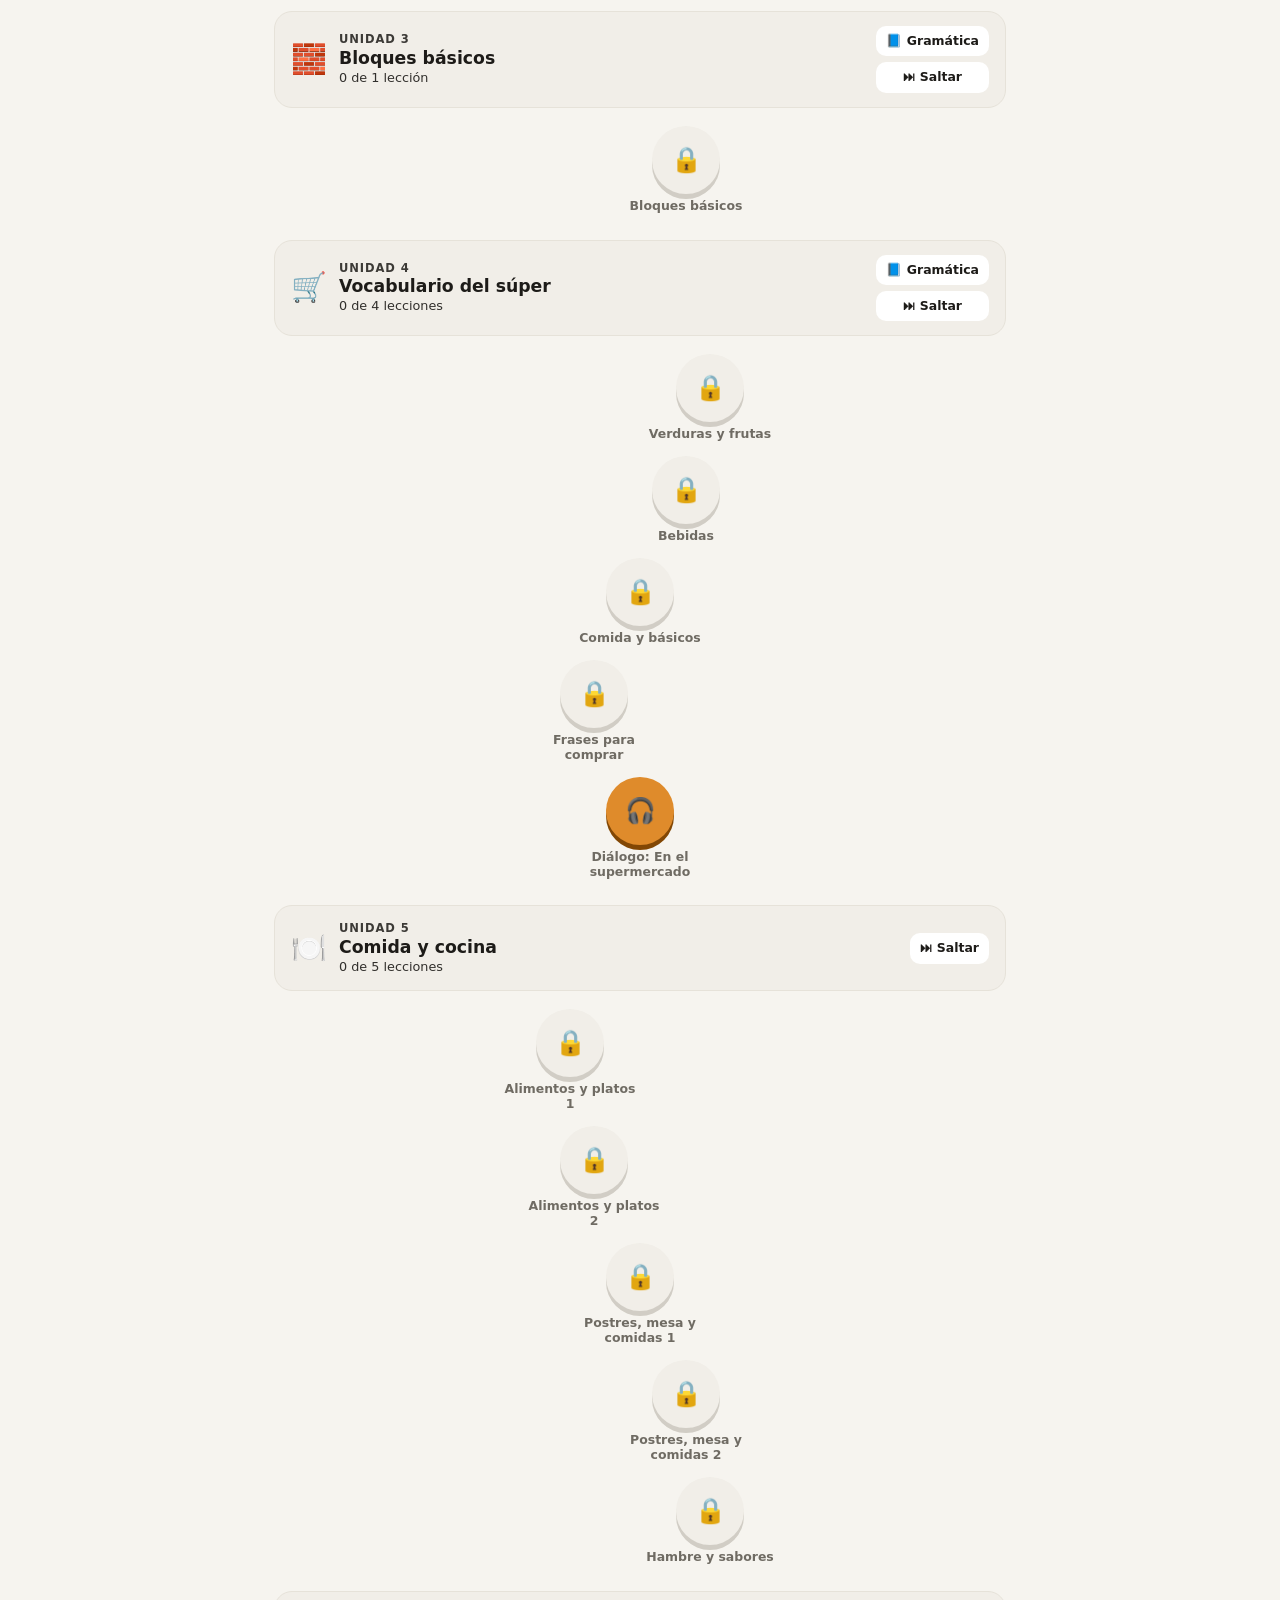
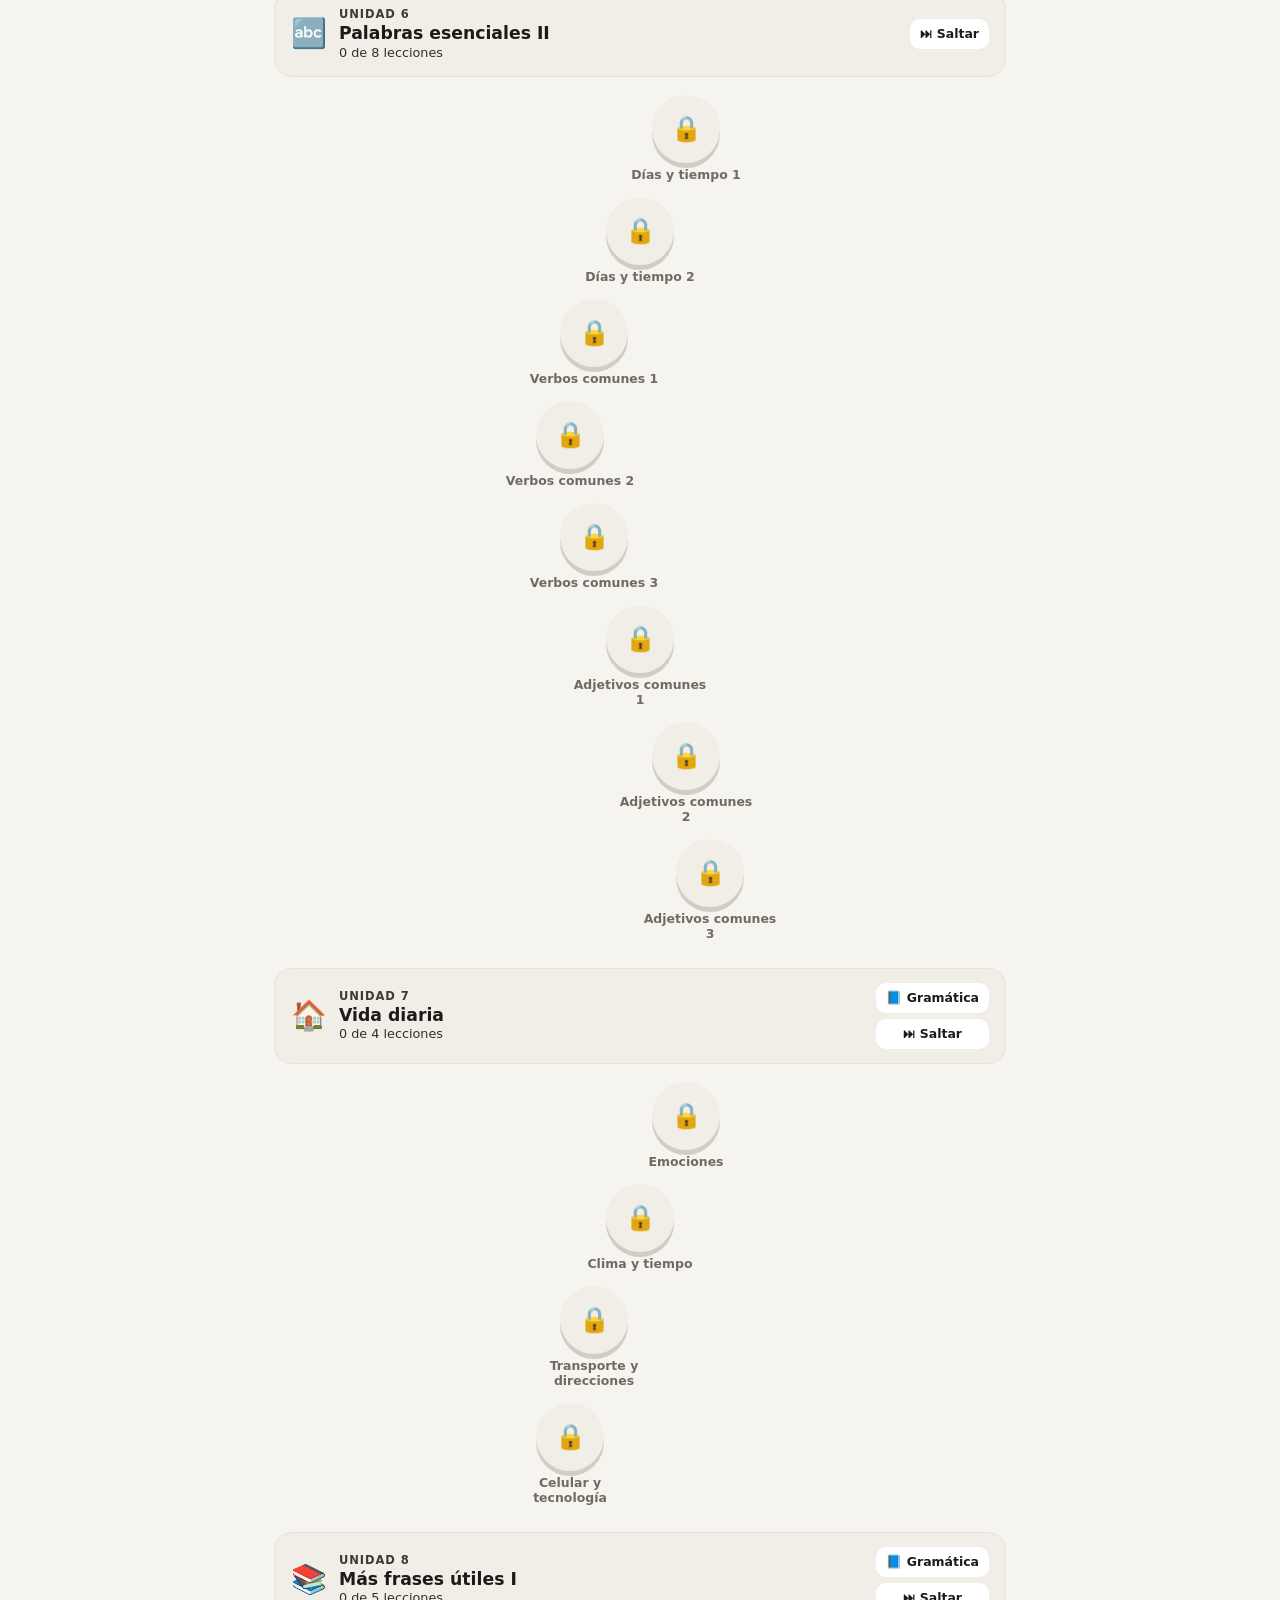
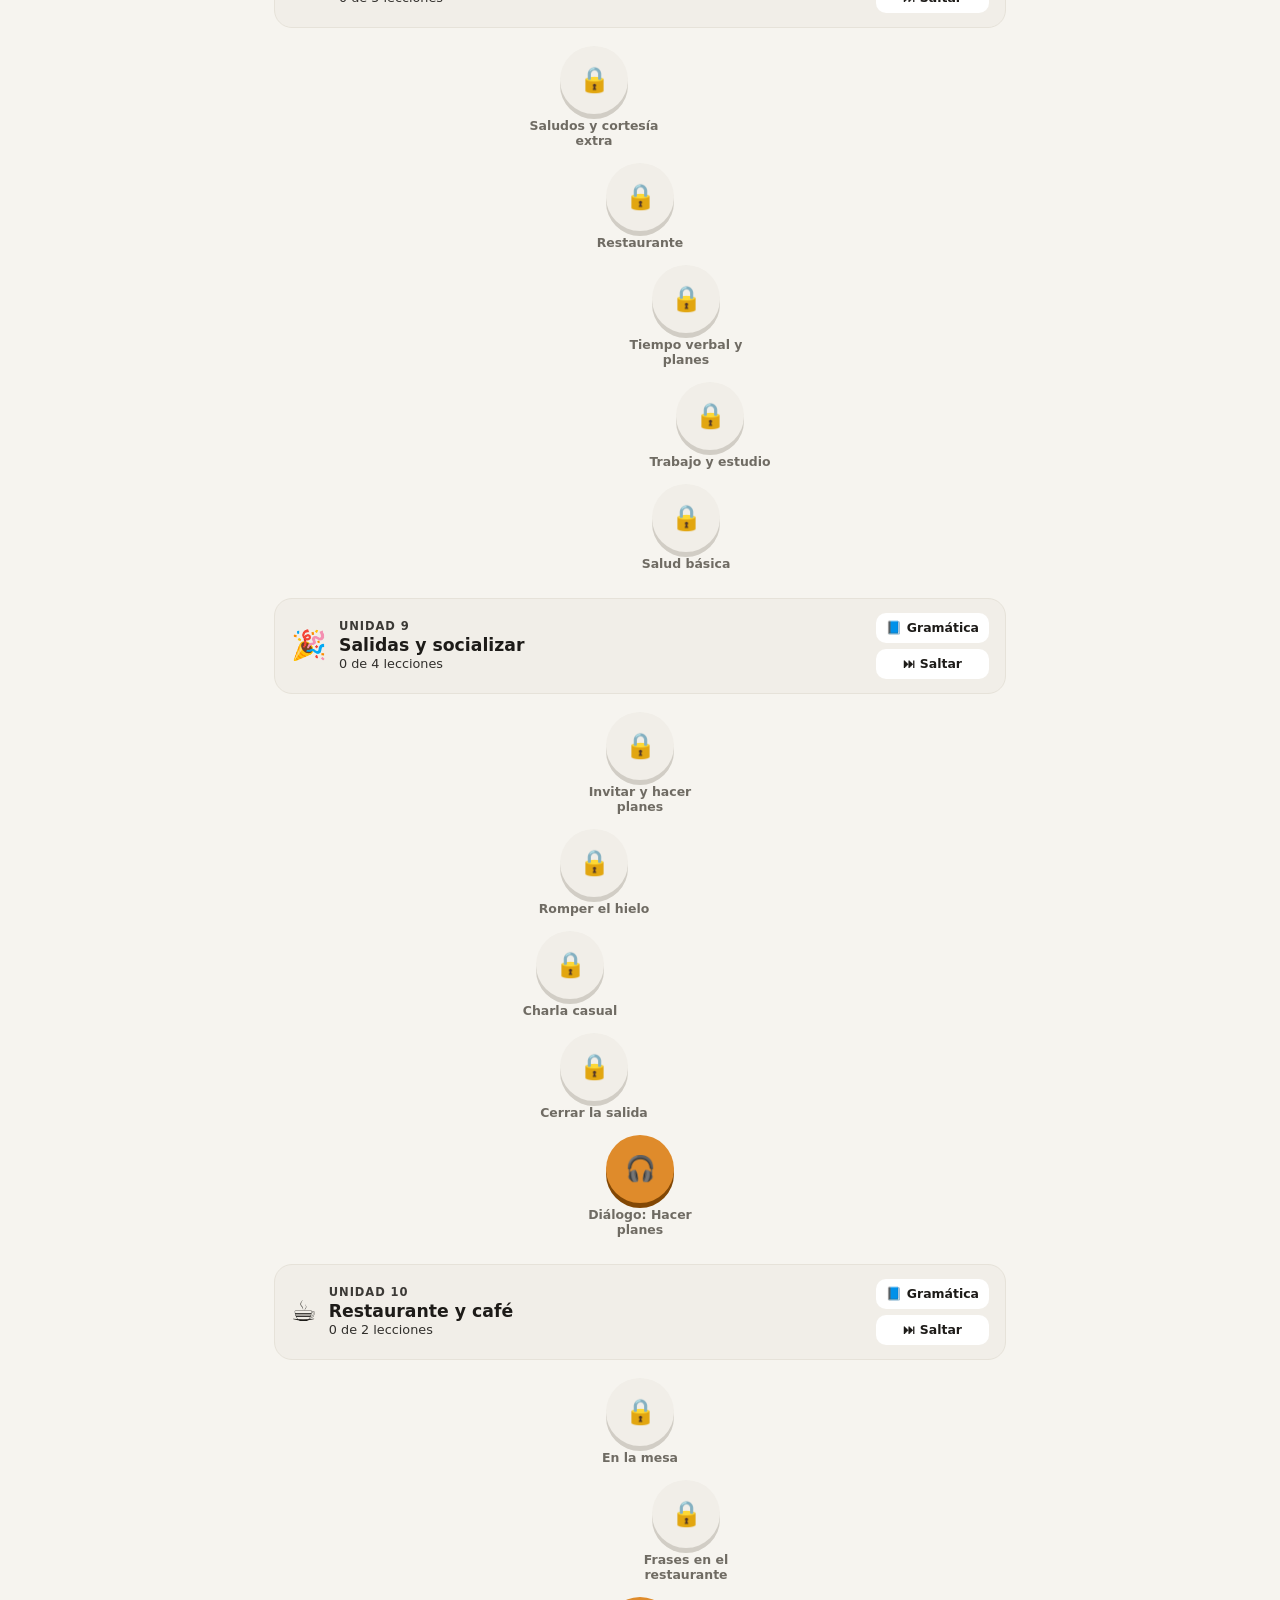
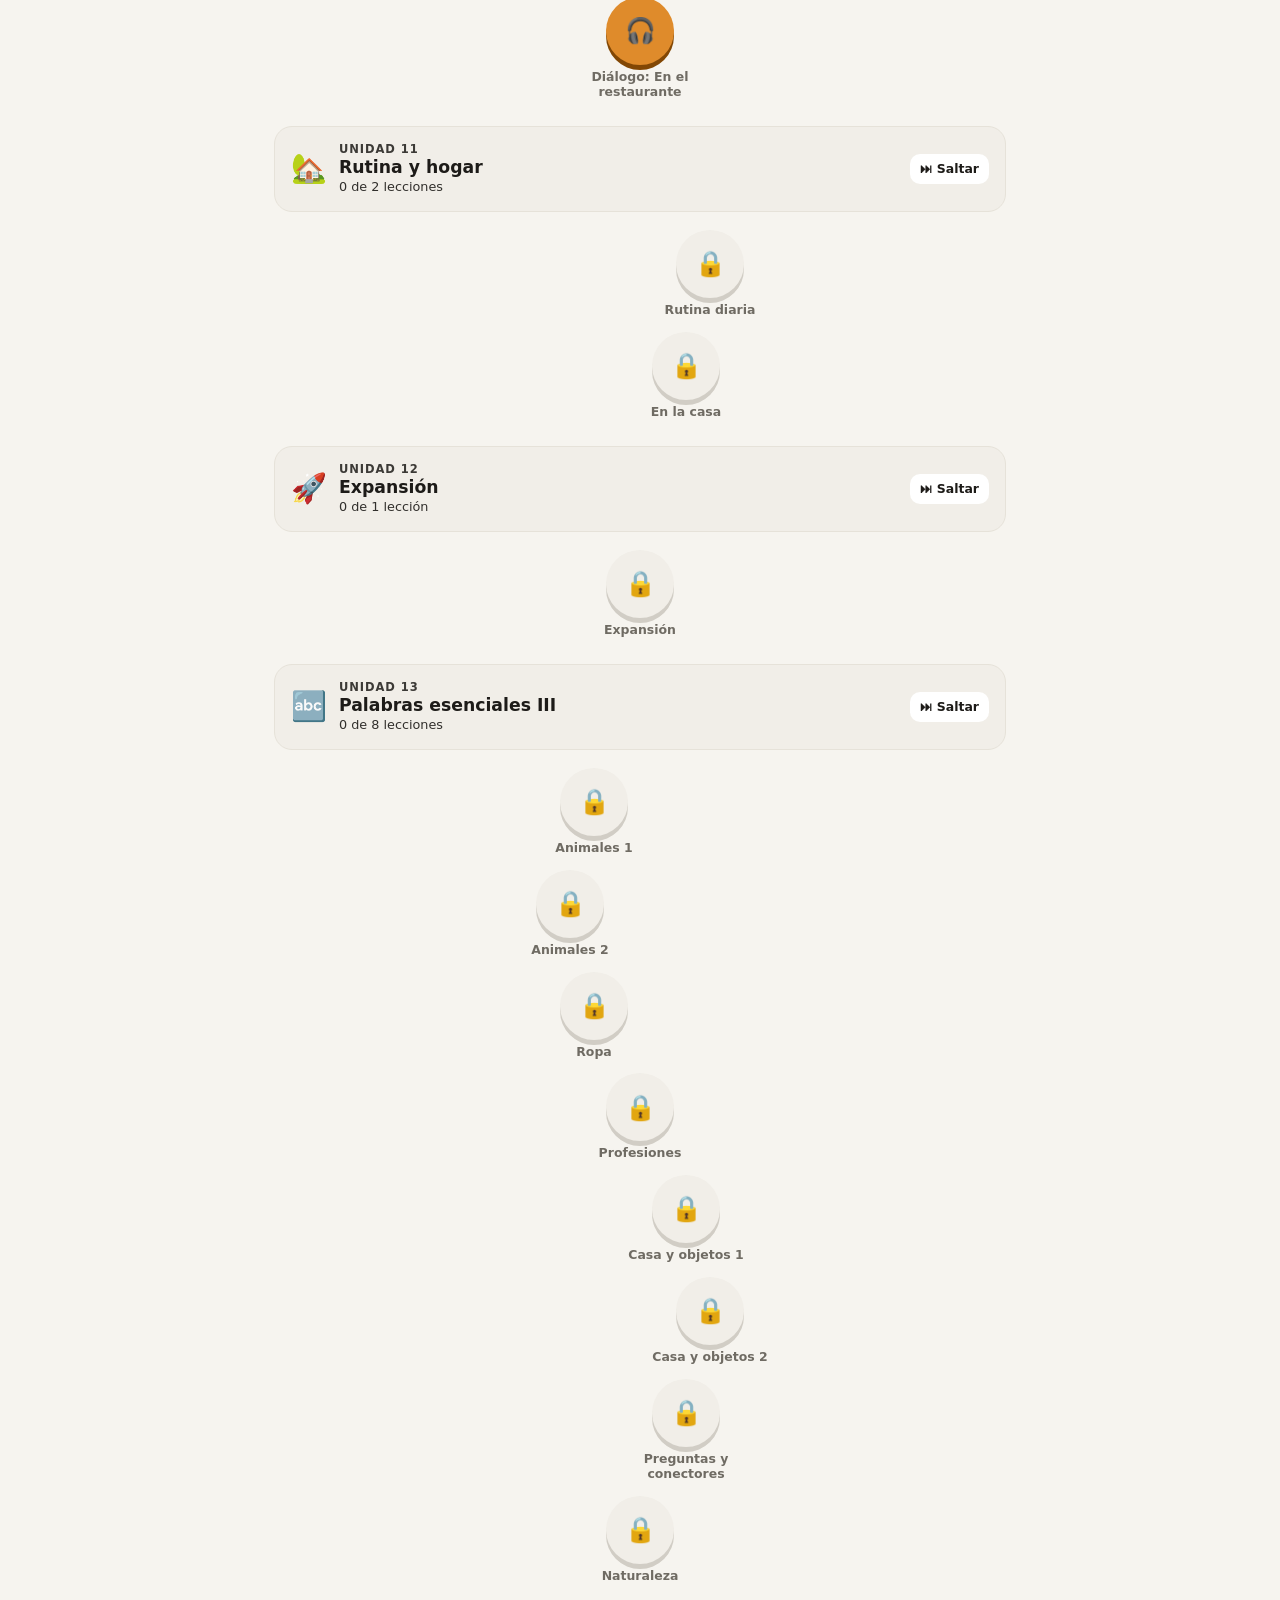
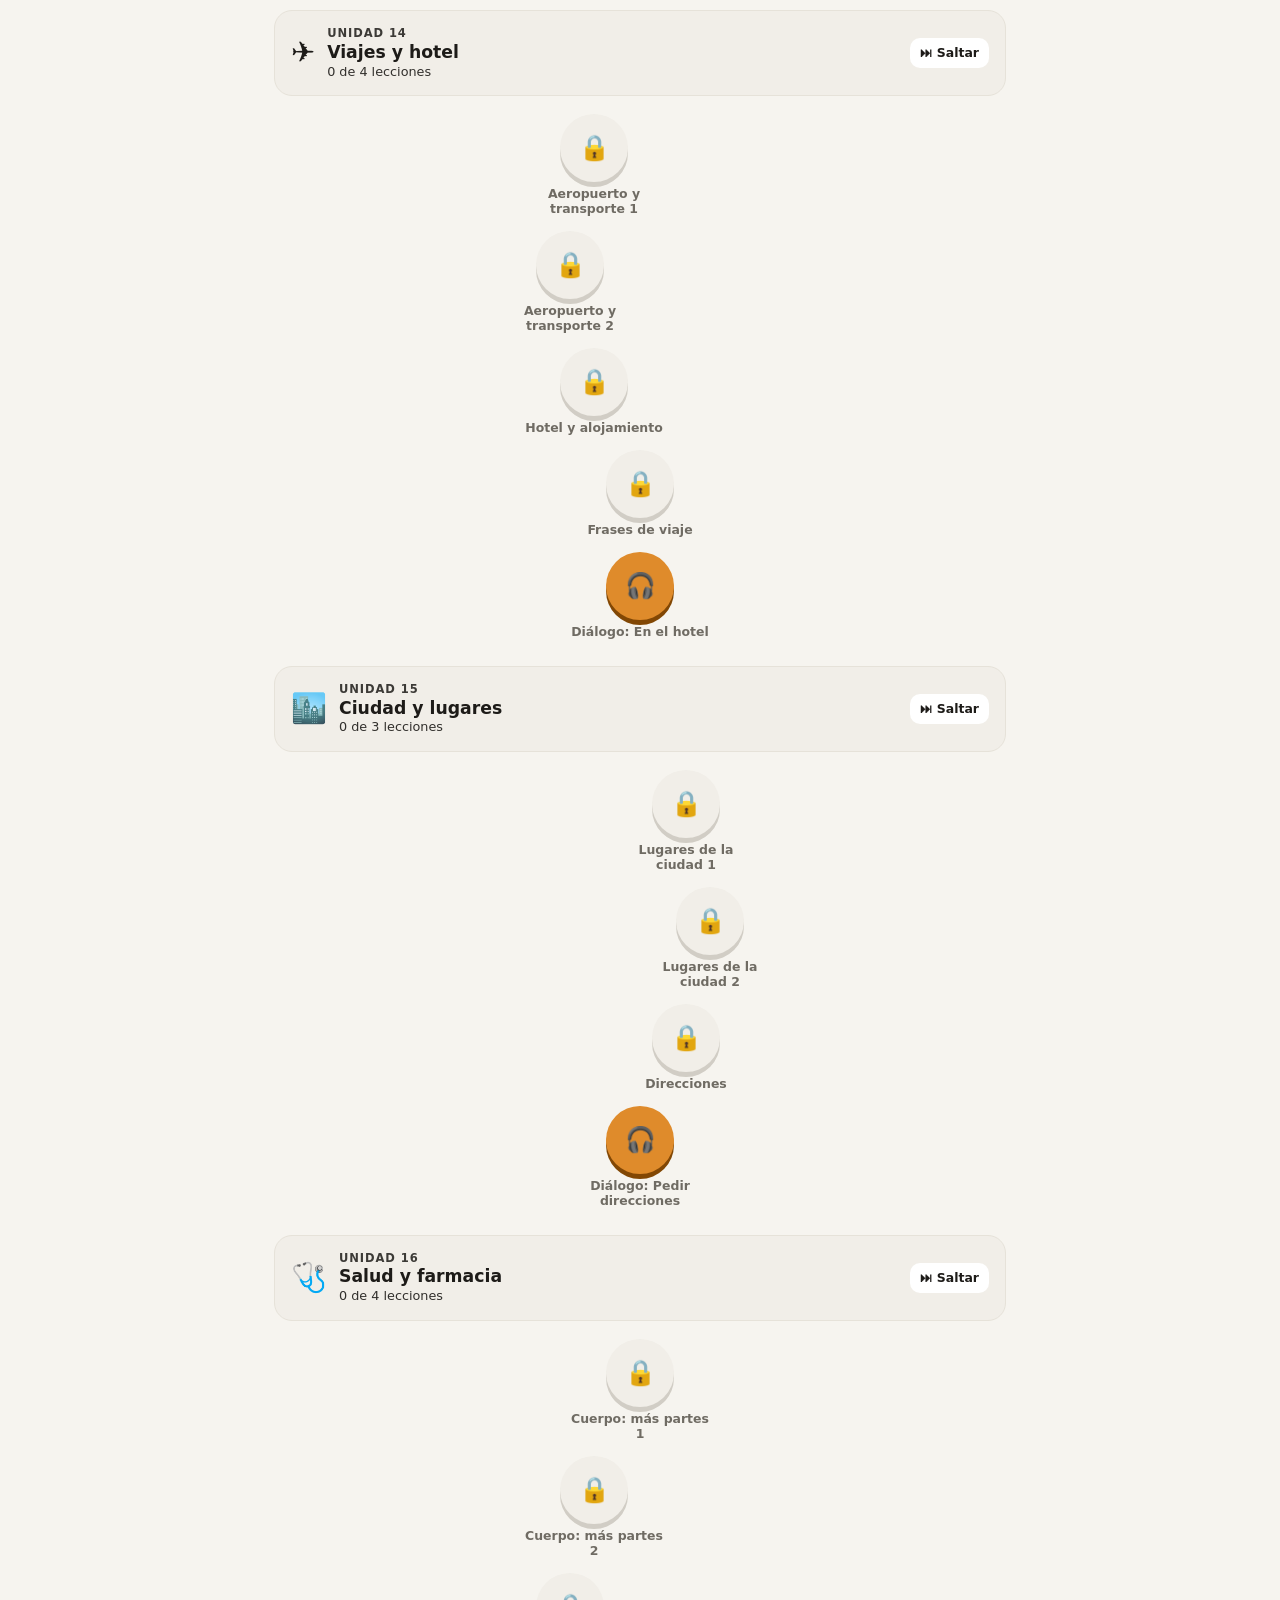
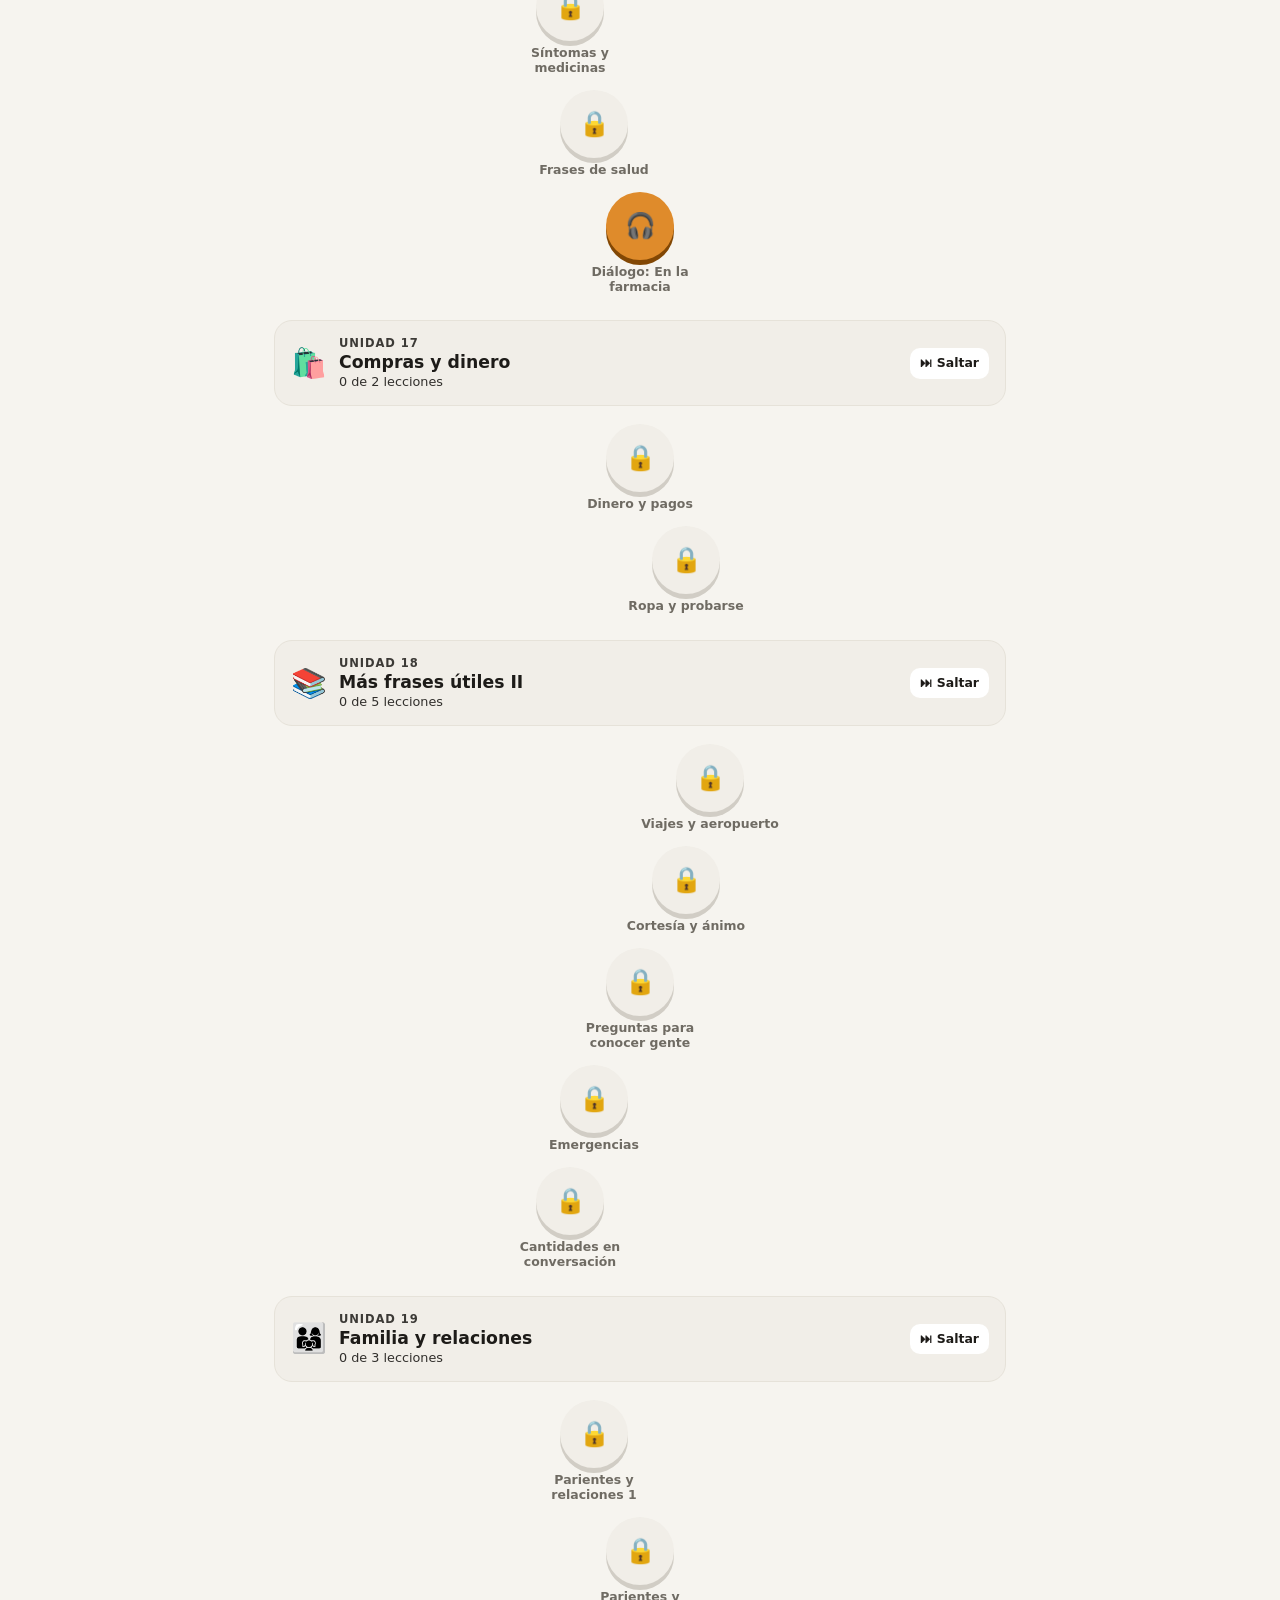
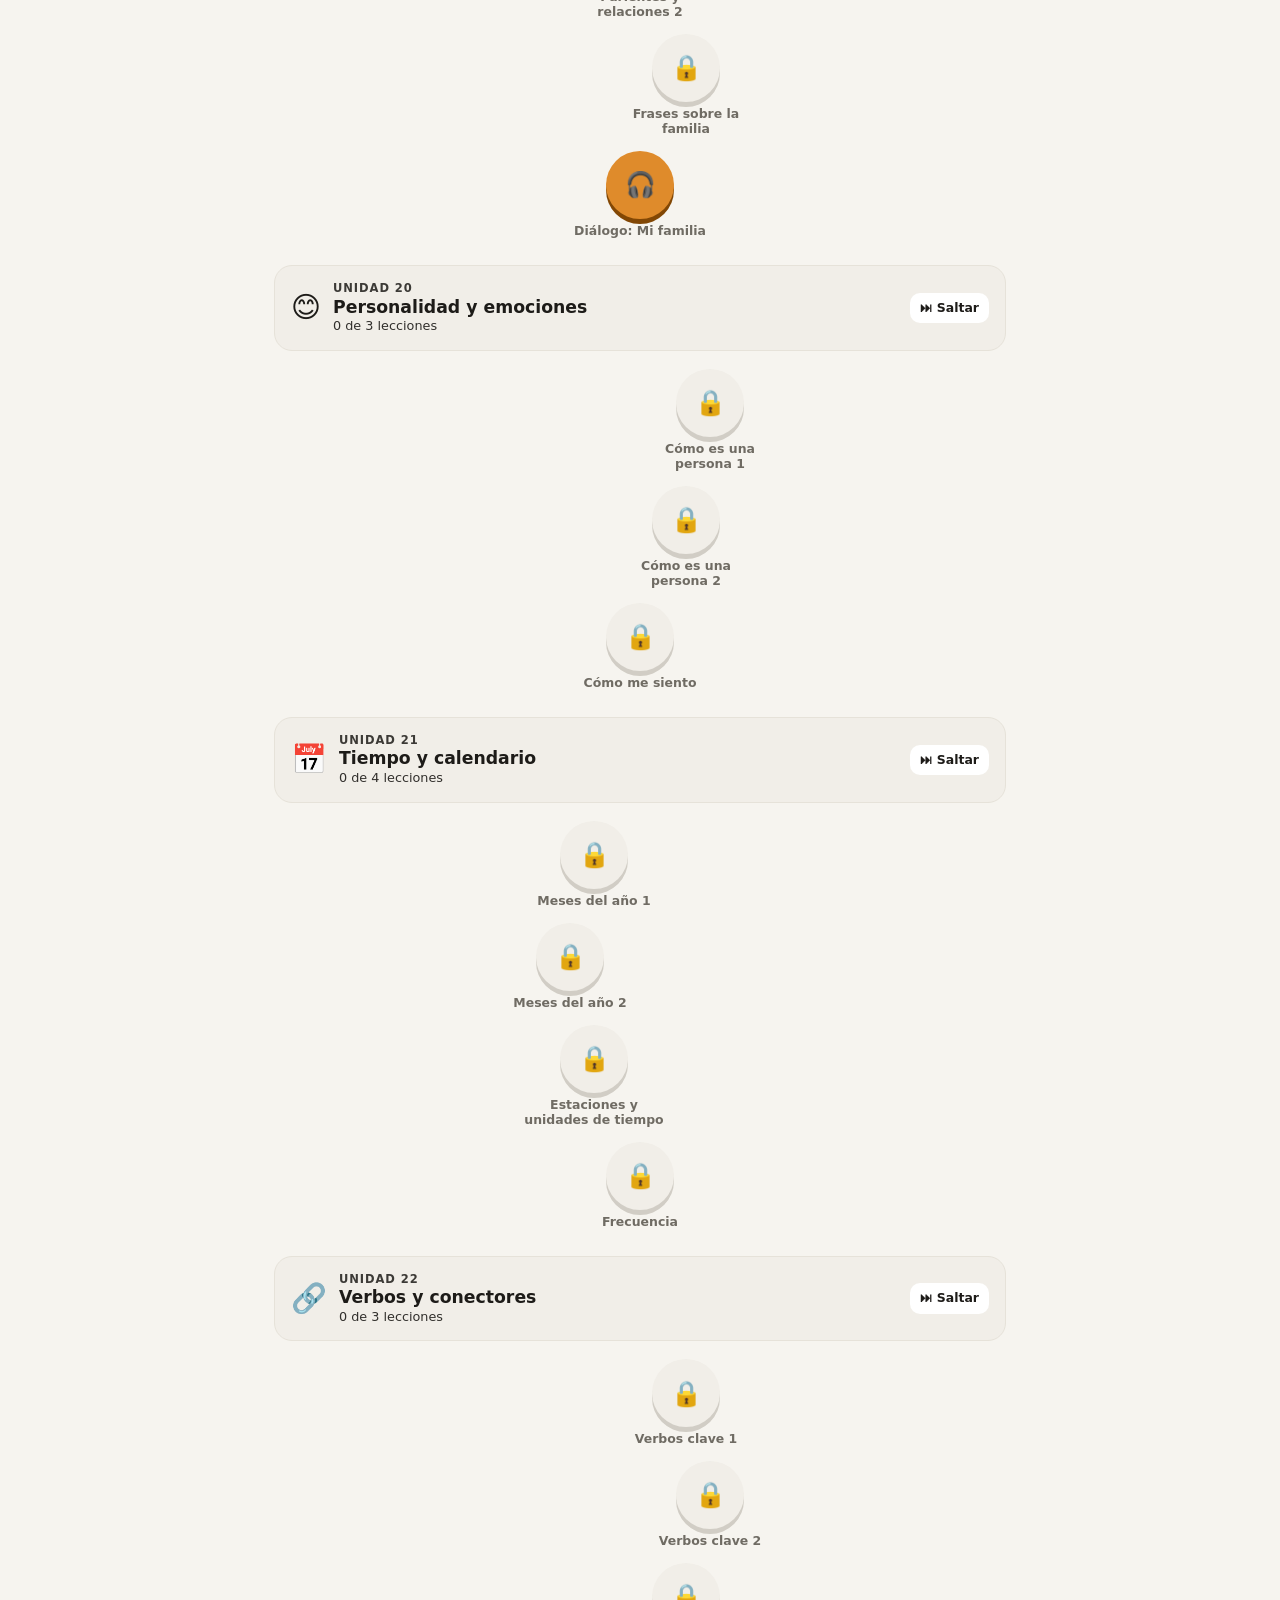
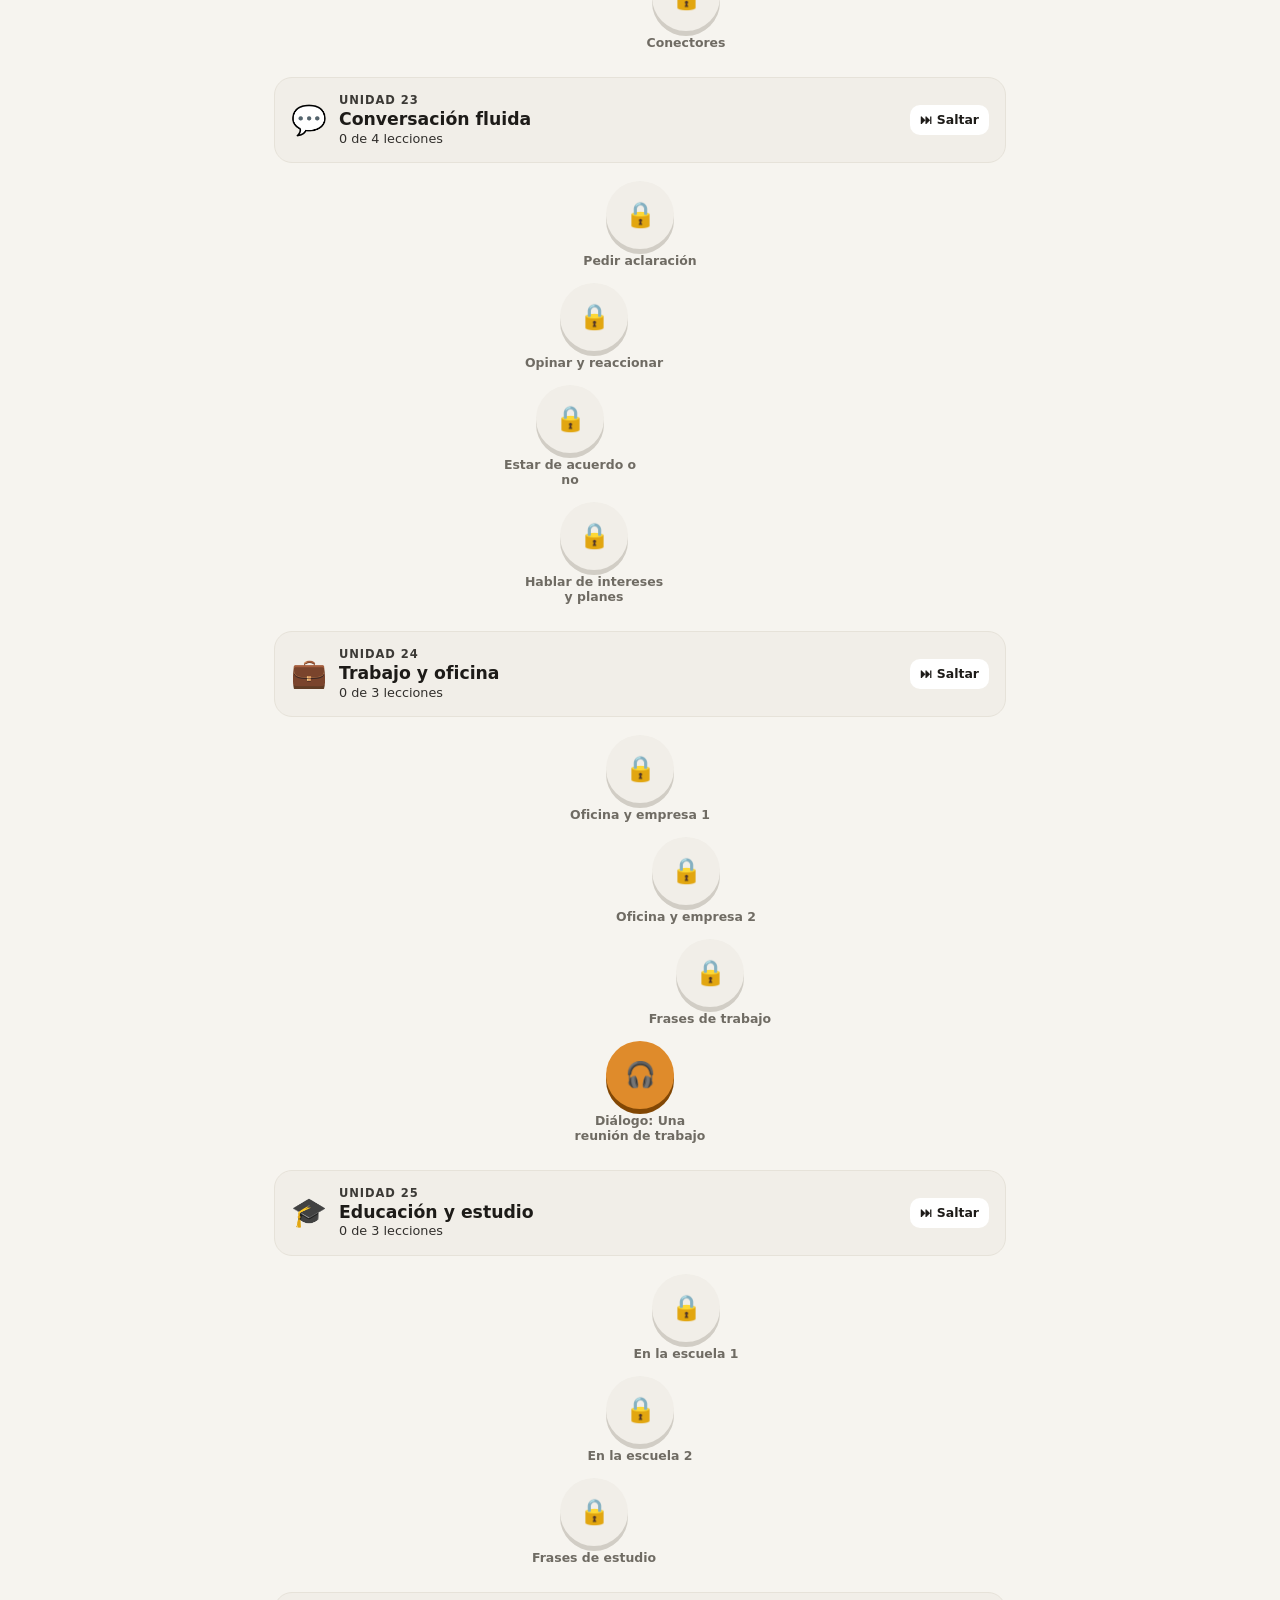
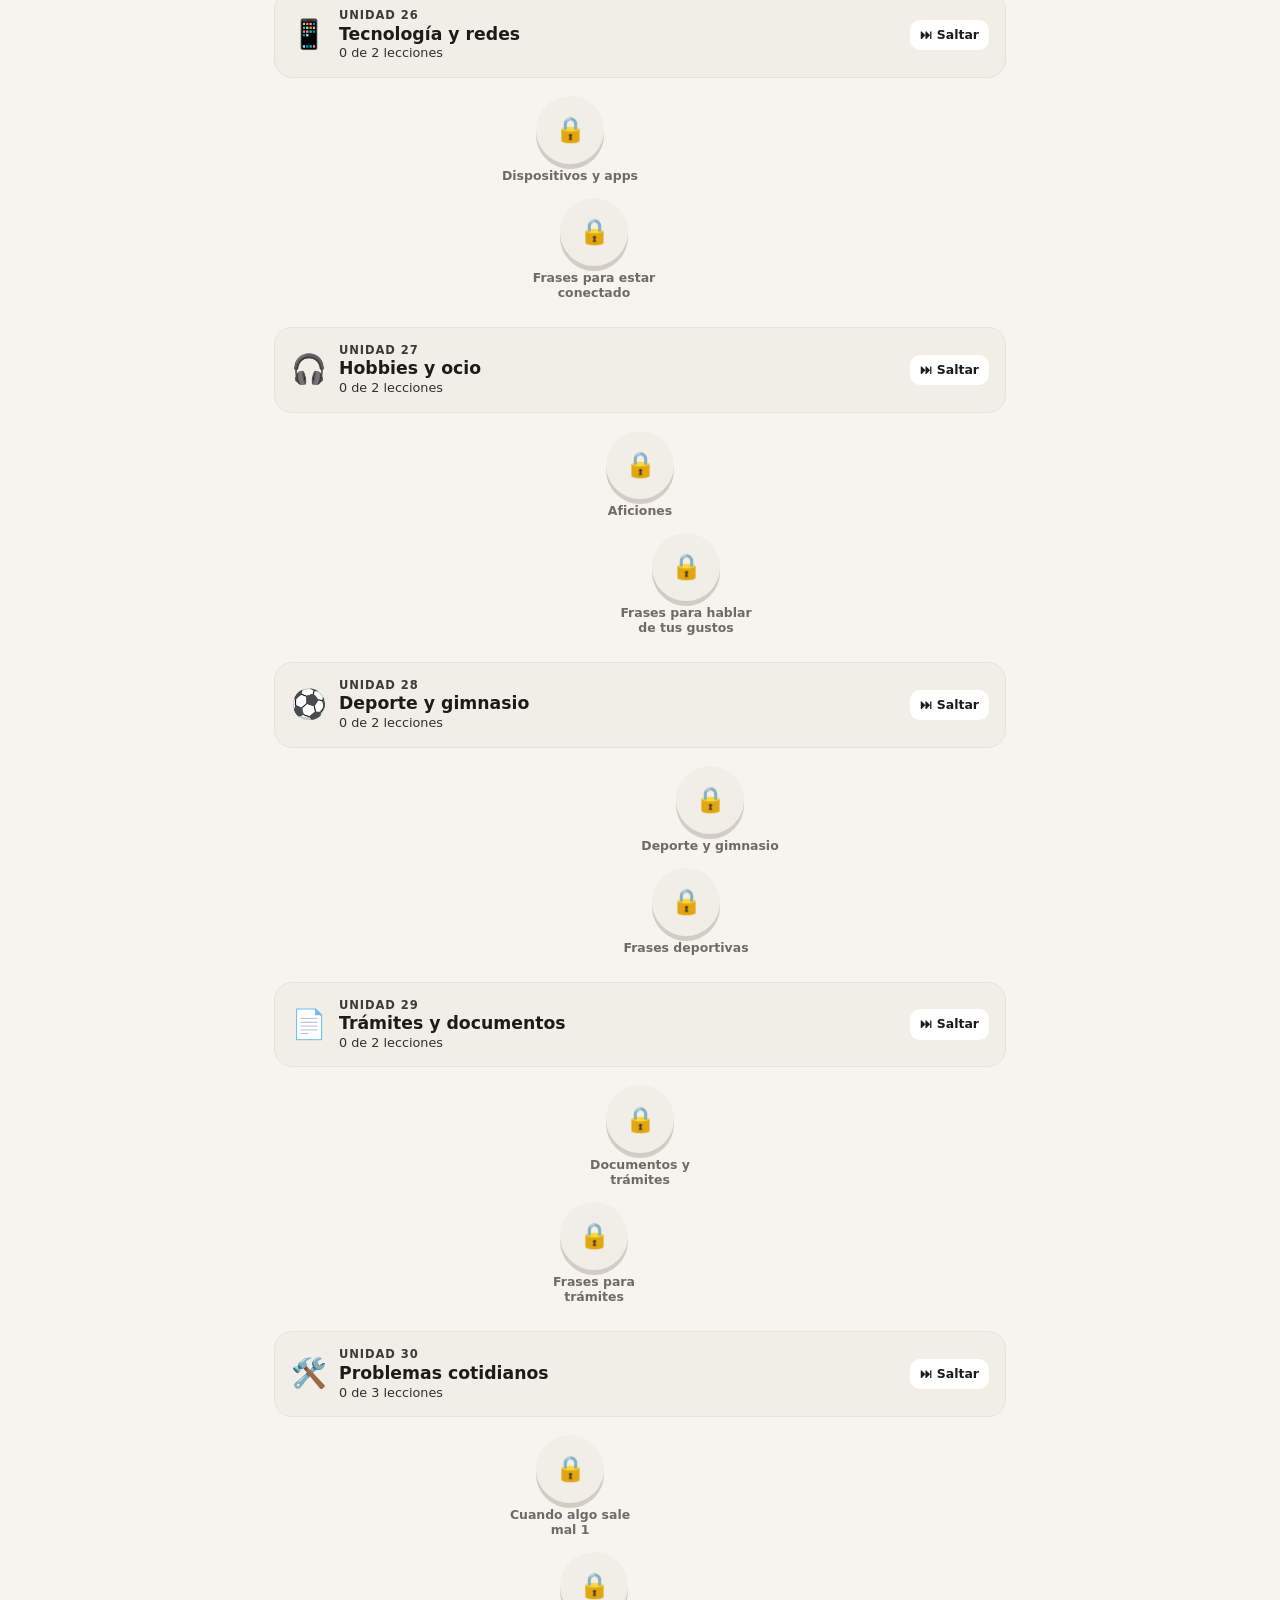
<file: japanese_fluency_plan.html>
<!DOCTYPE html>
<html lang="es"><head><meta charset="UTF-8"><meta name="viewport" content="width=device-width, initial-scale=1">
<title>Redirigiendo…</title>
<script>location.replace('app.html?lang=ja');</script>
<meta http-equiv="refresh" content="0; url=app.html?lang=ja">
</head><body style="font-family:system-ui;padding:24px">La app se mudó. <a href="app.html?lang=ja">Abrir</a></body></html>
</file>
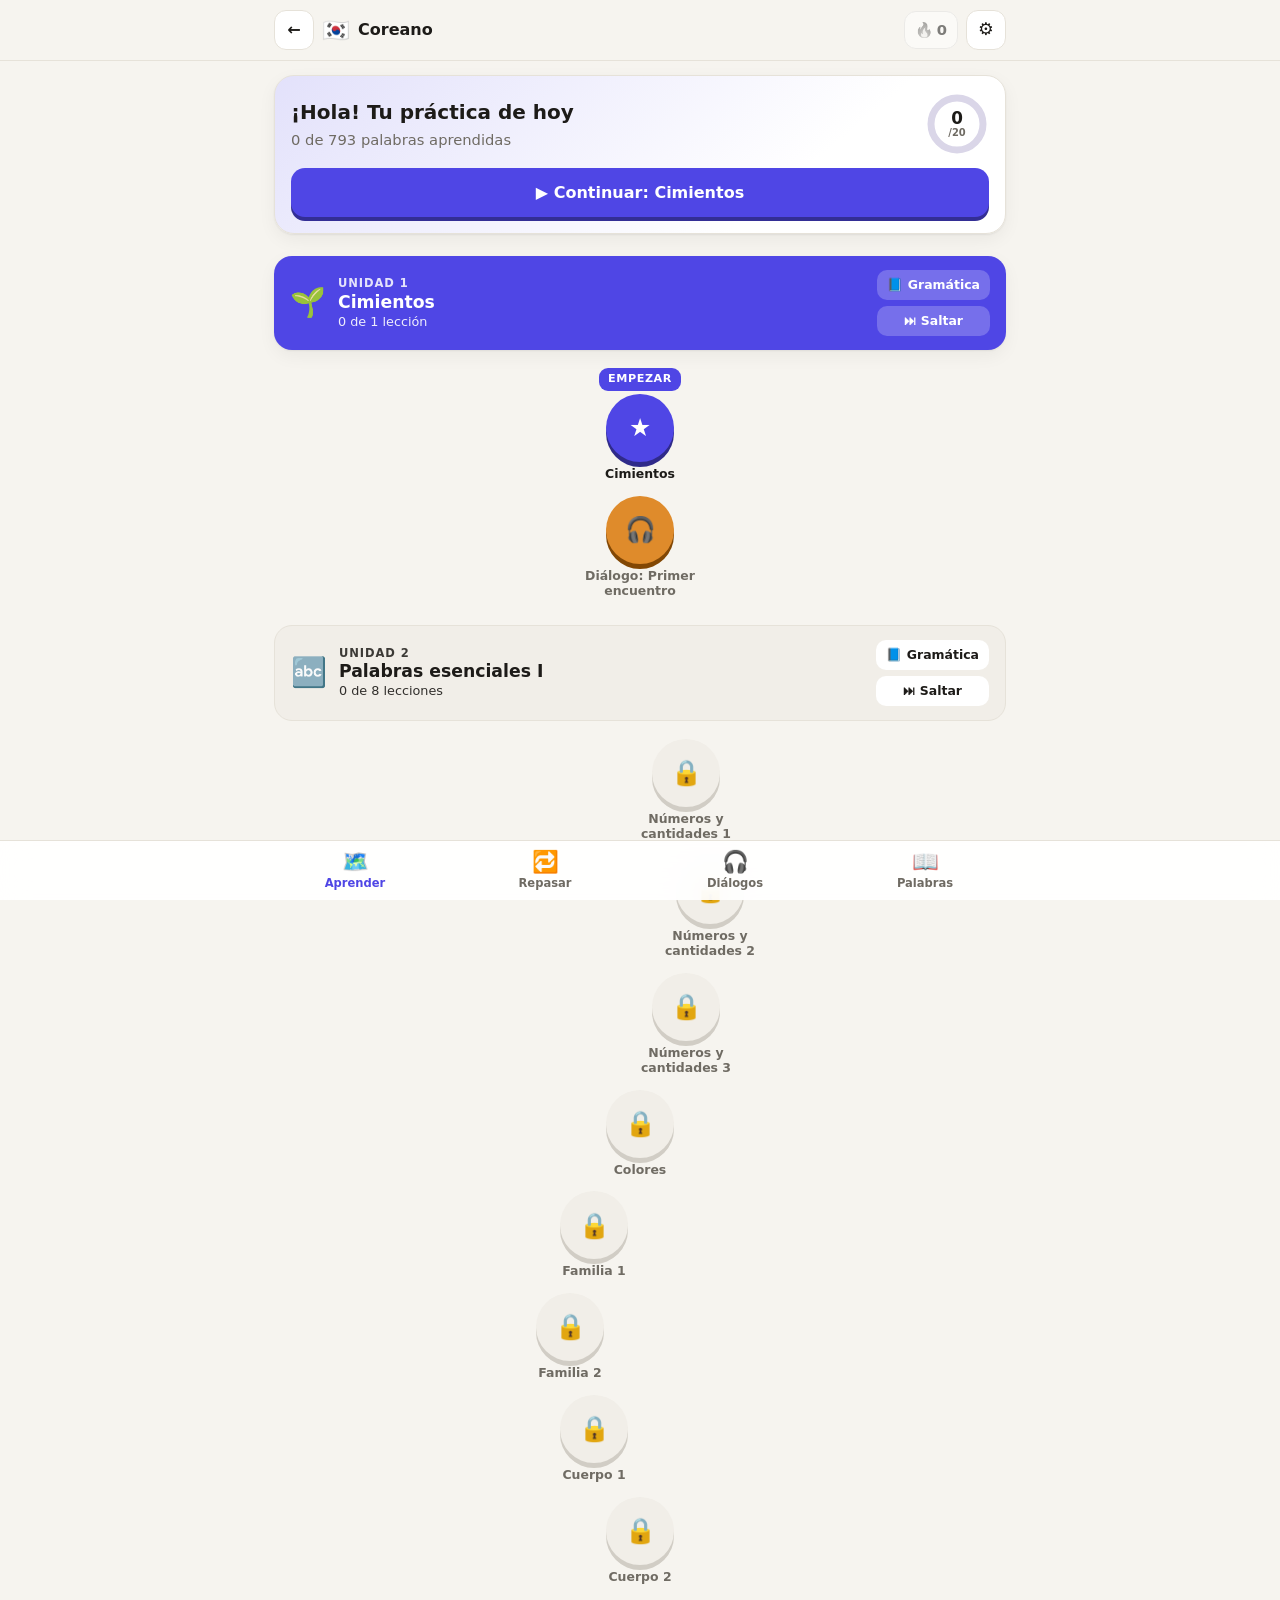
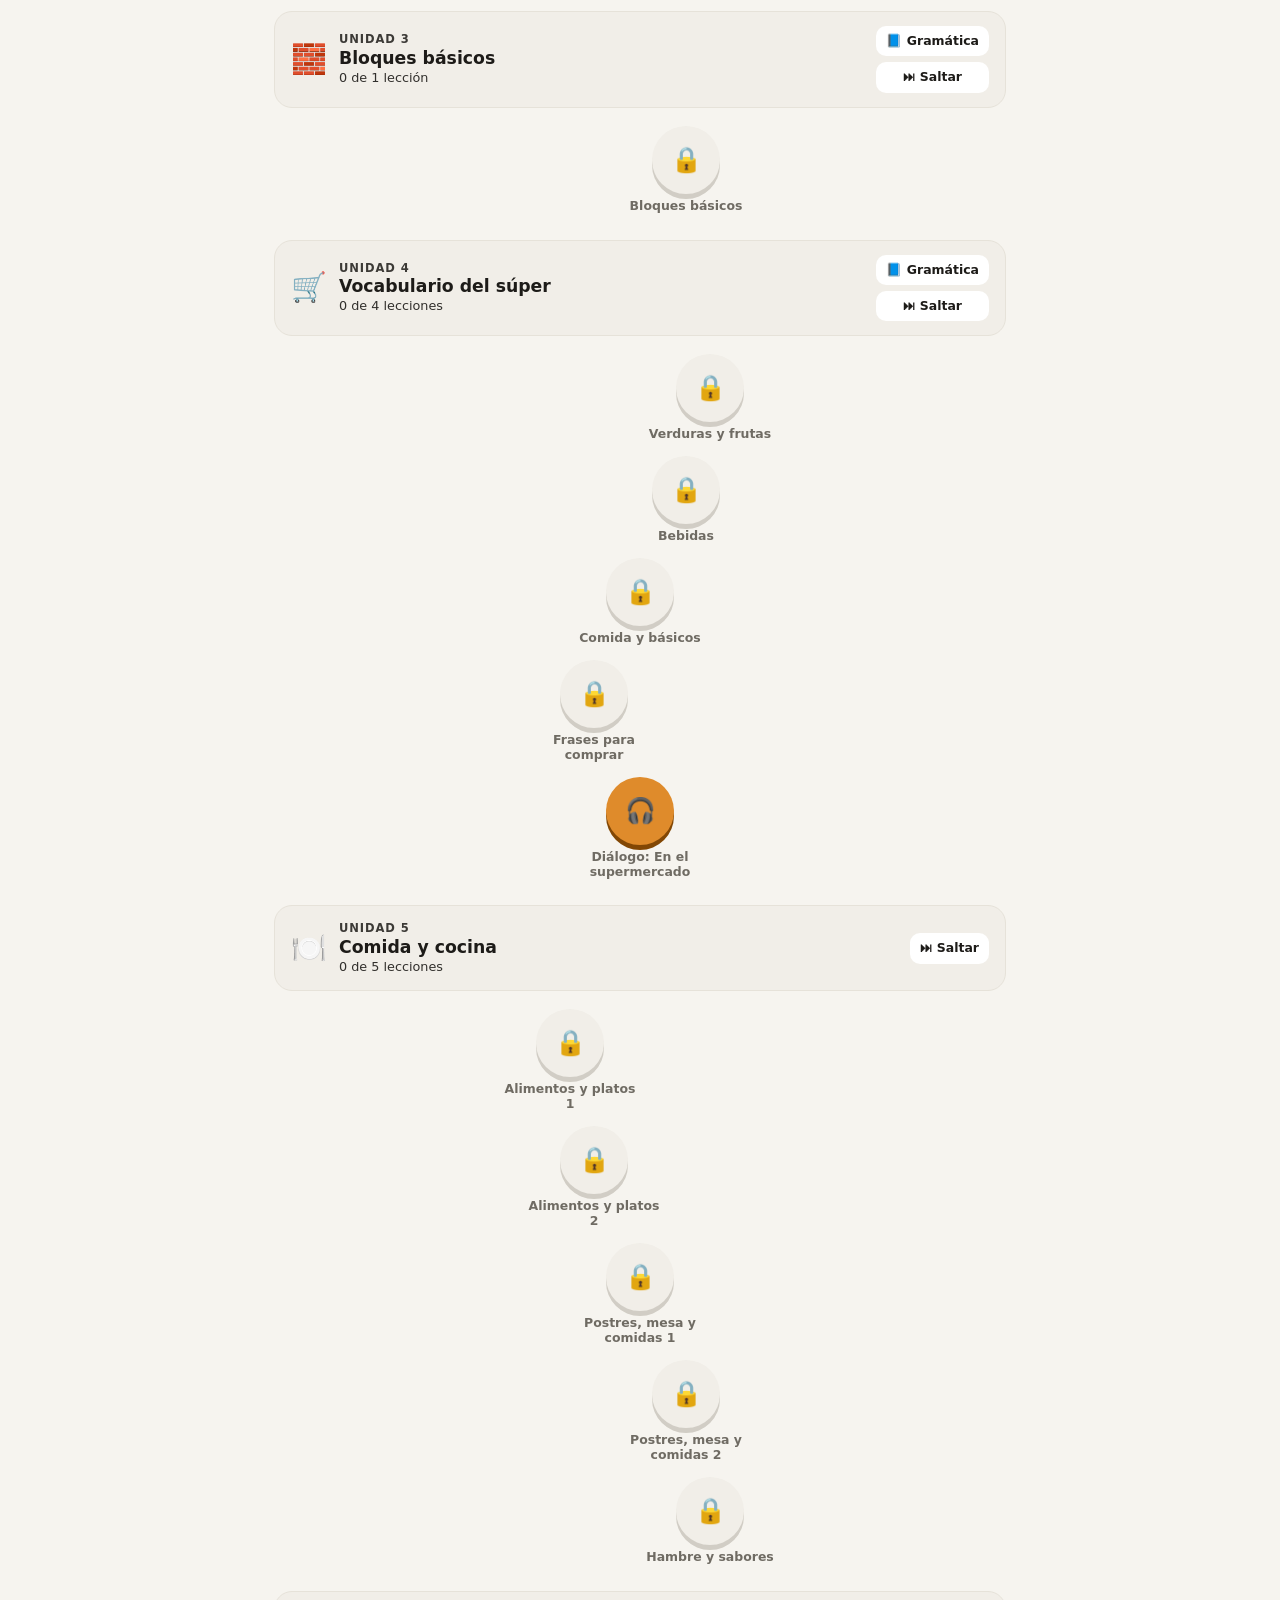
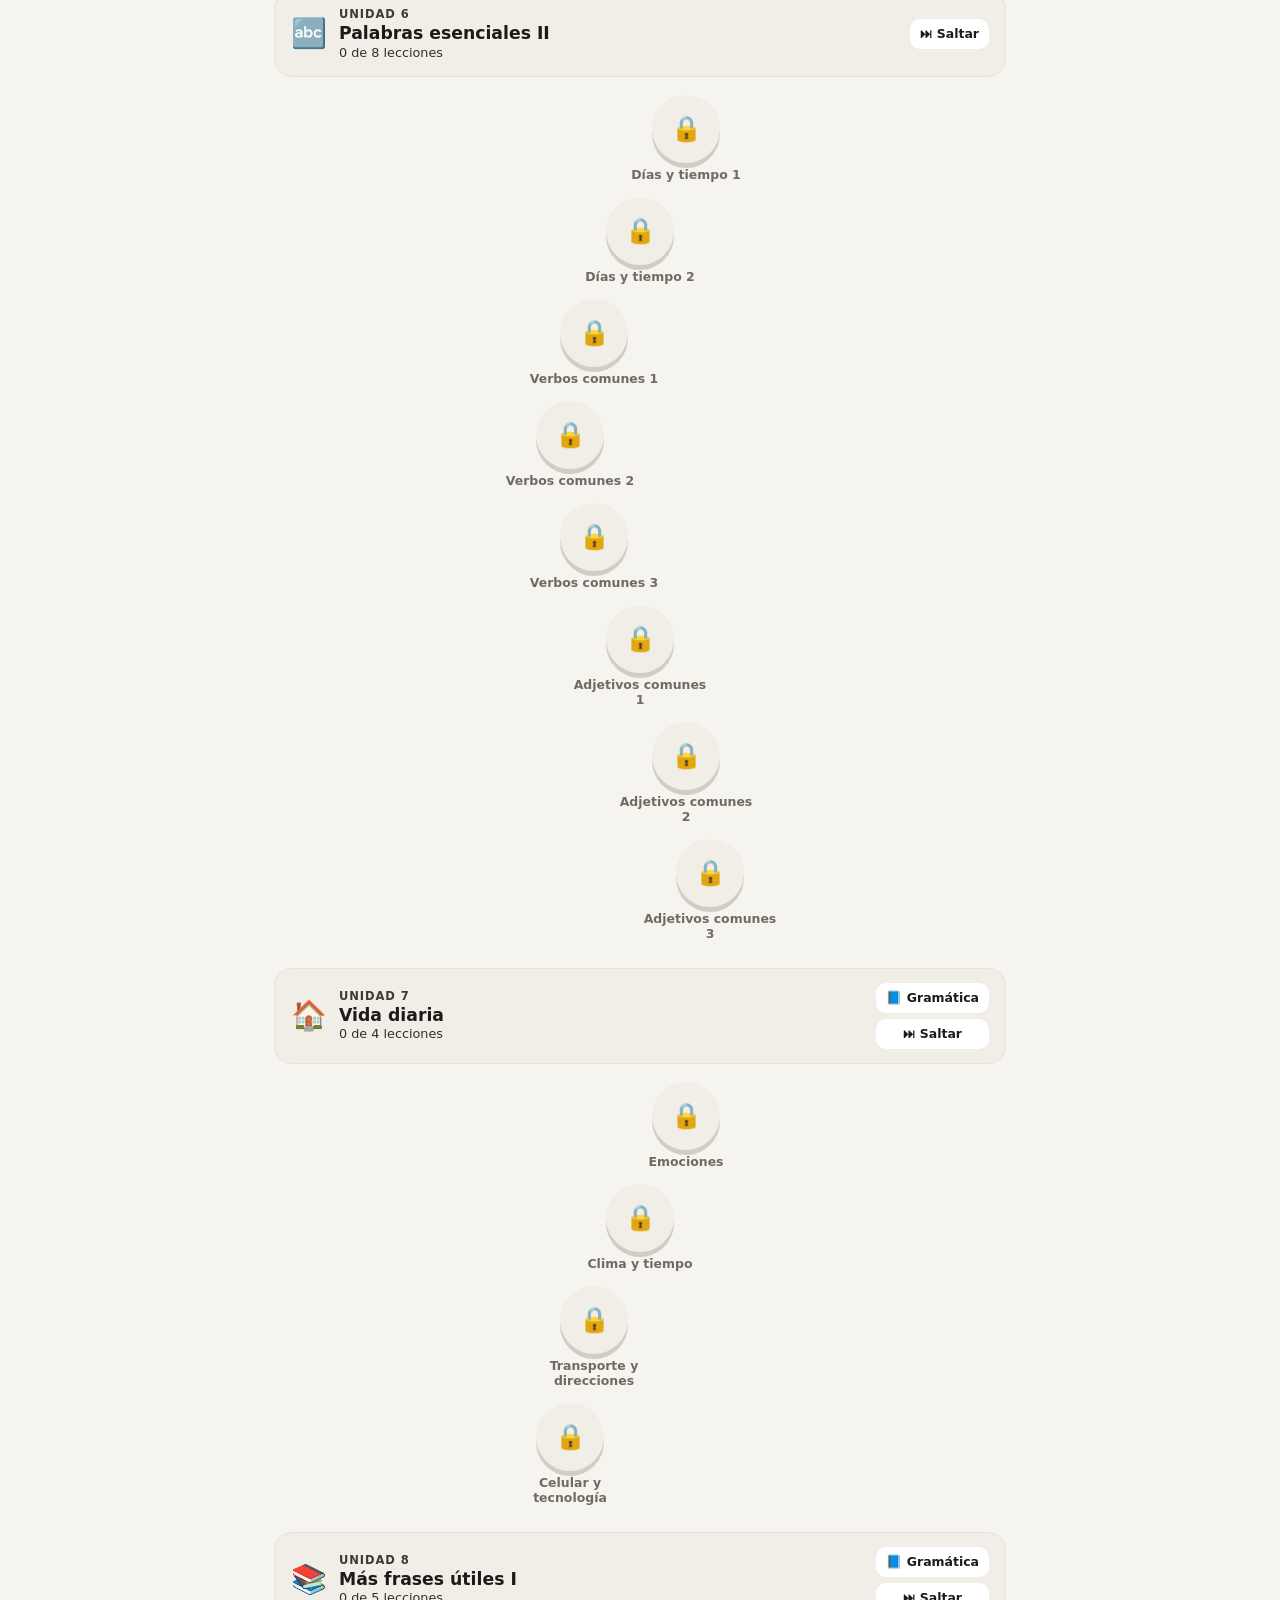
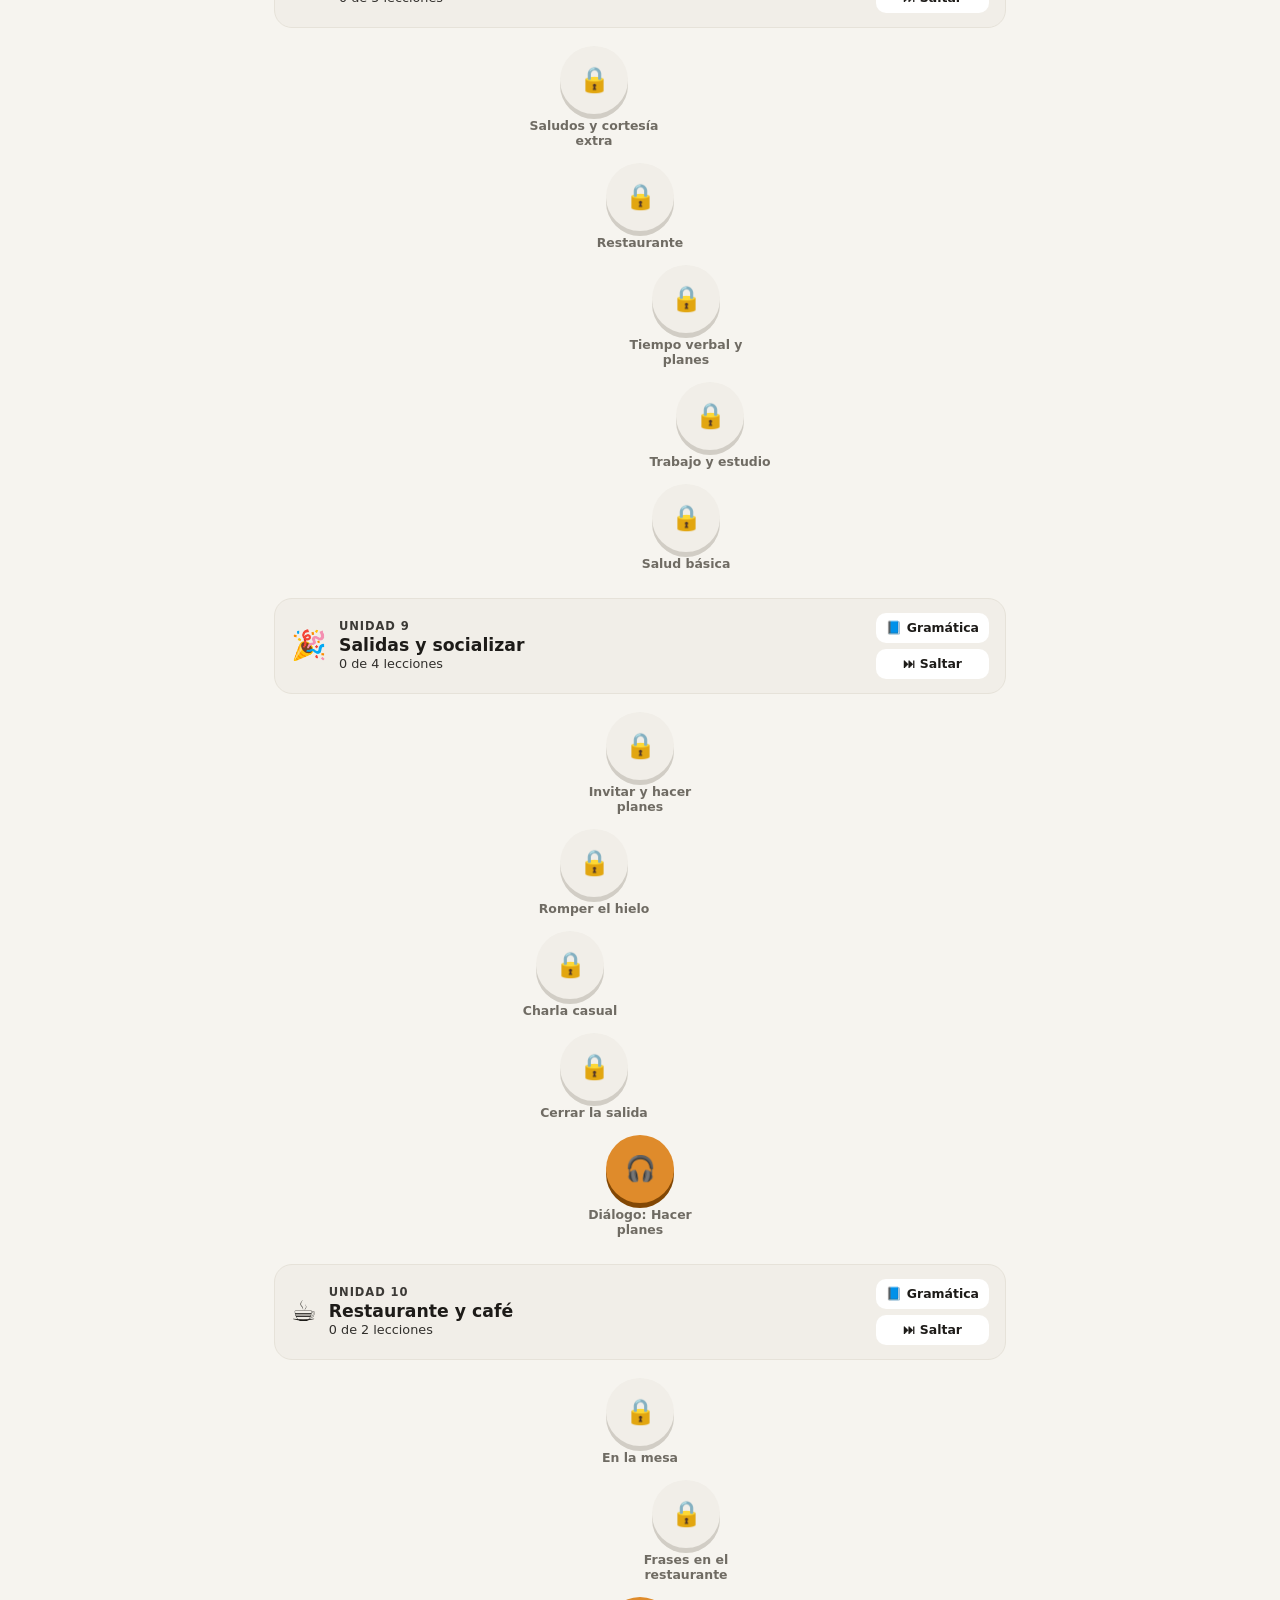
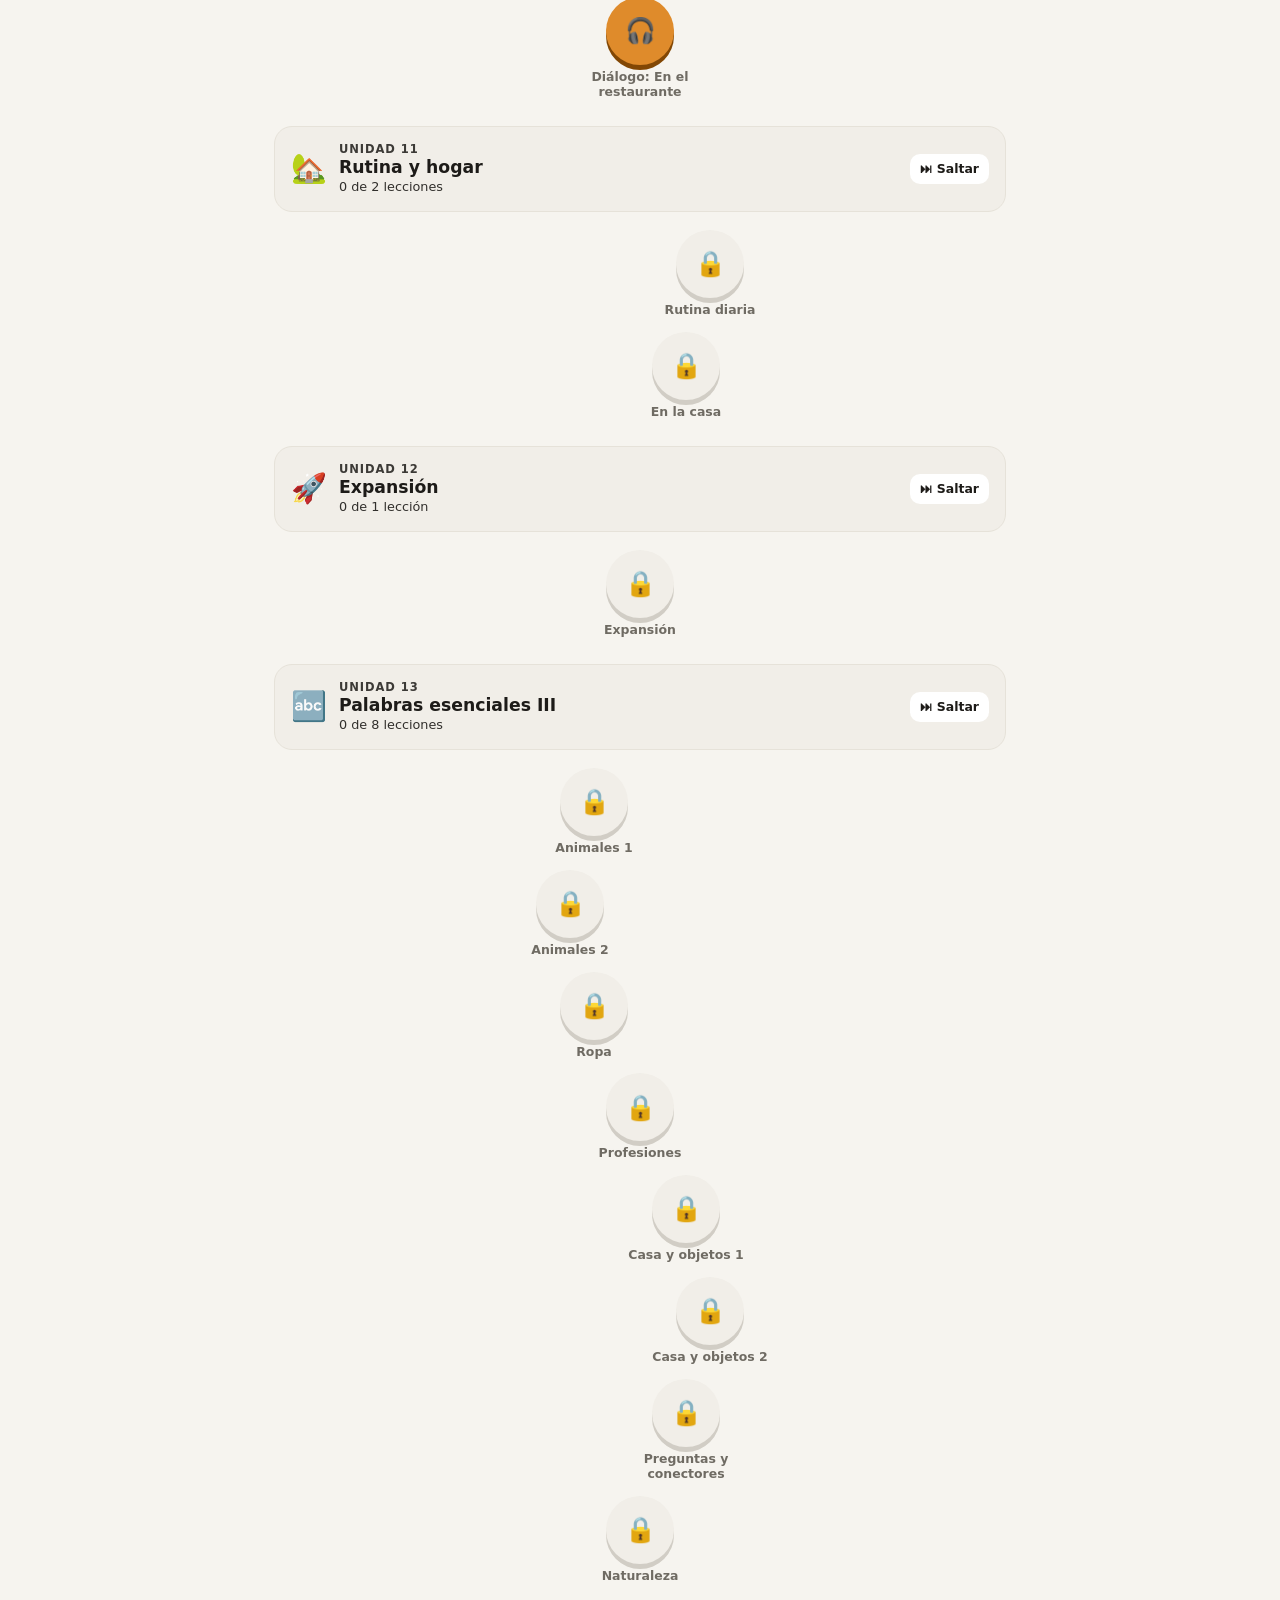
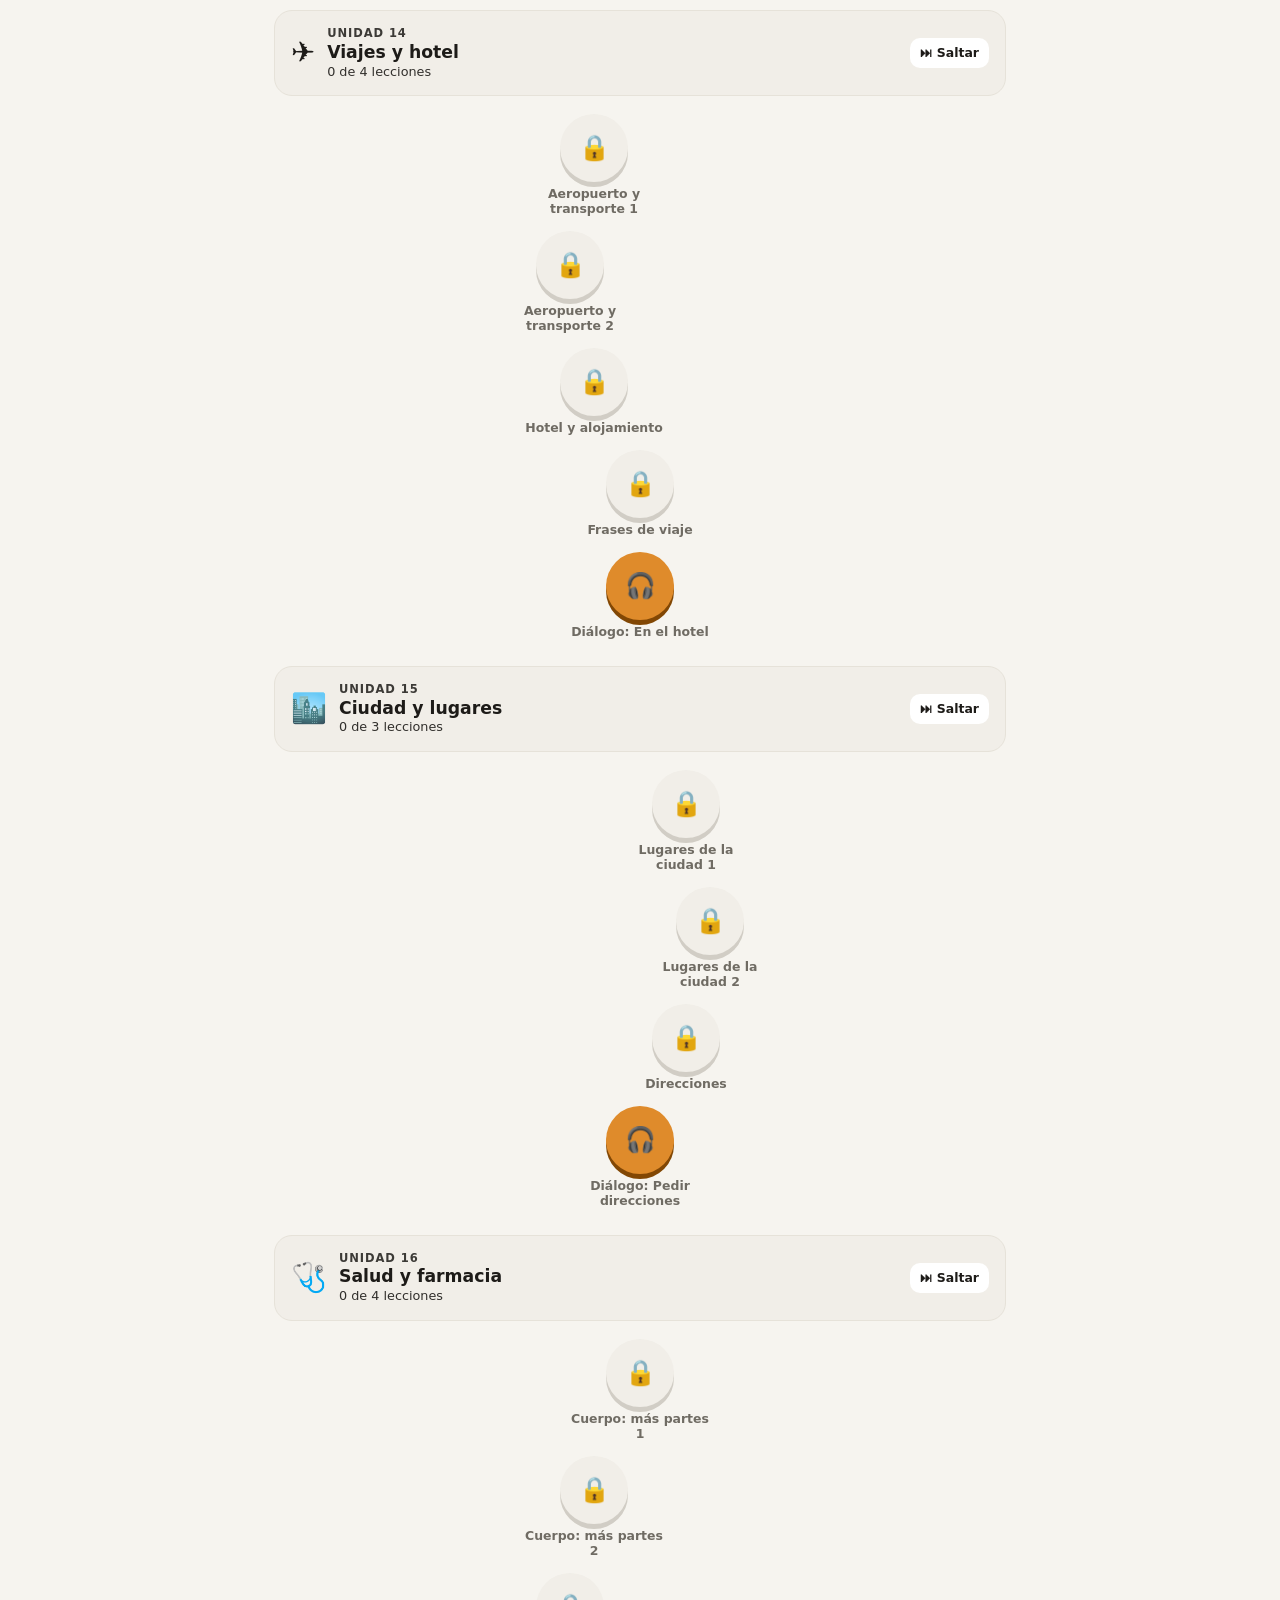
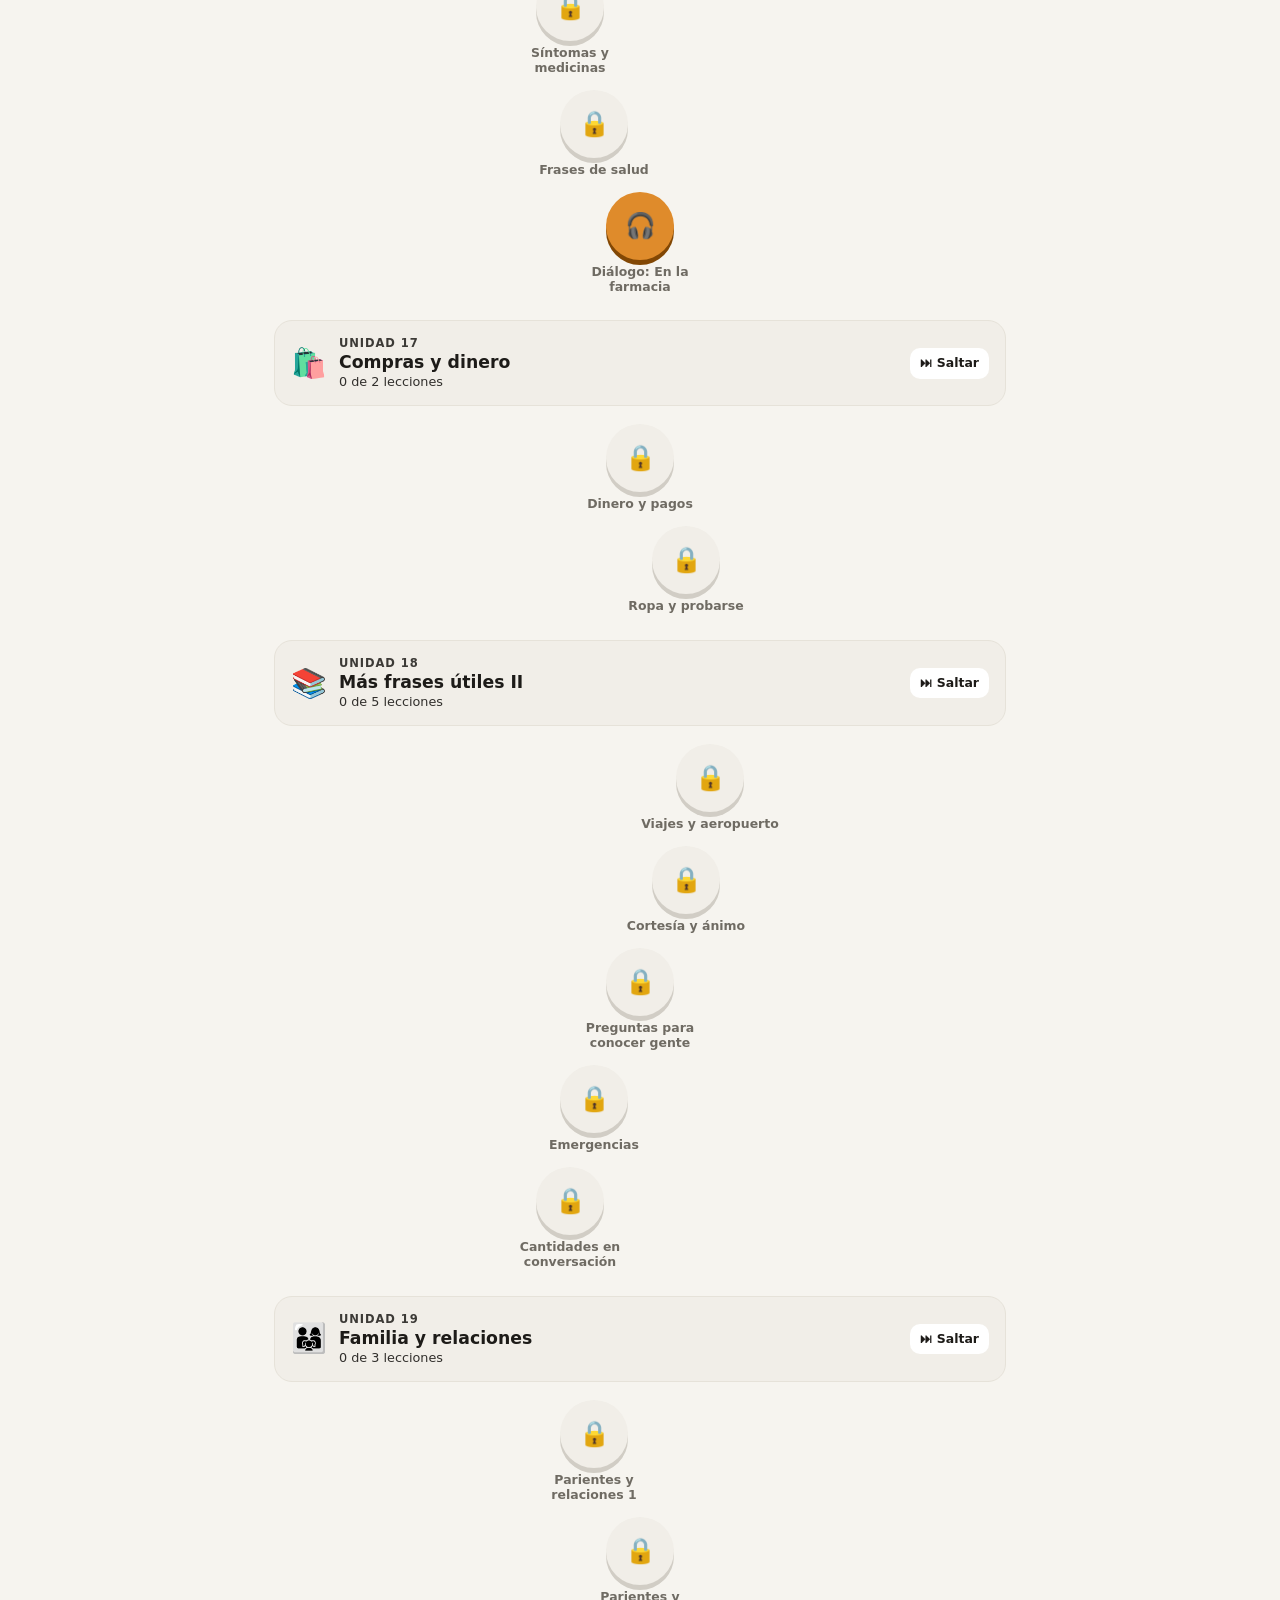
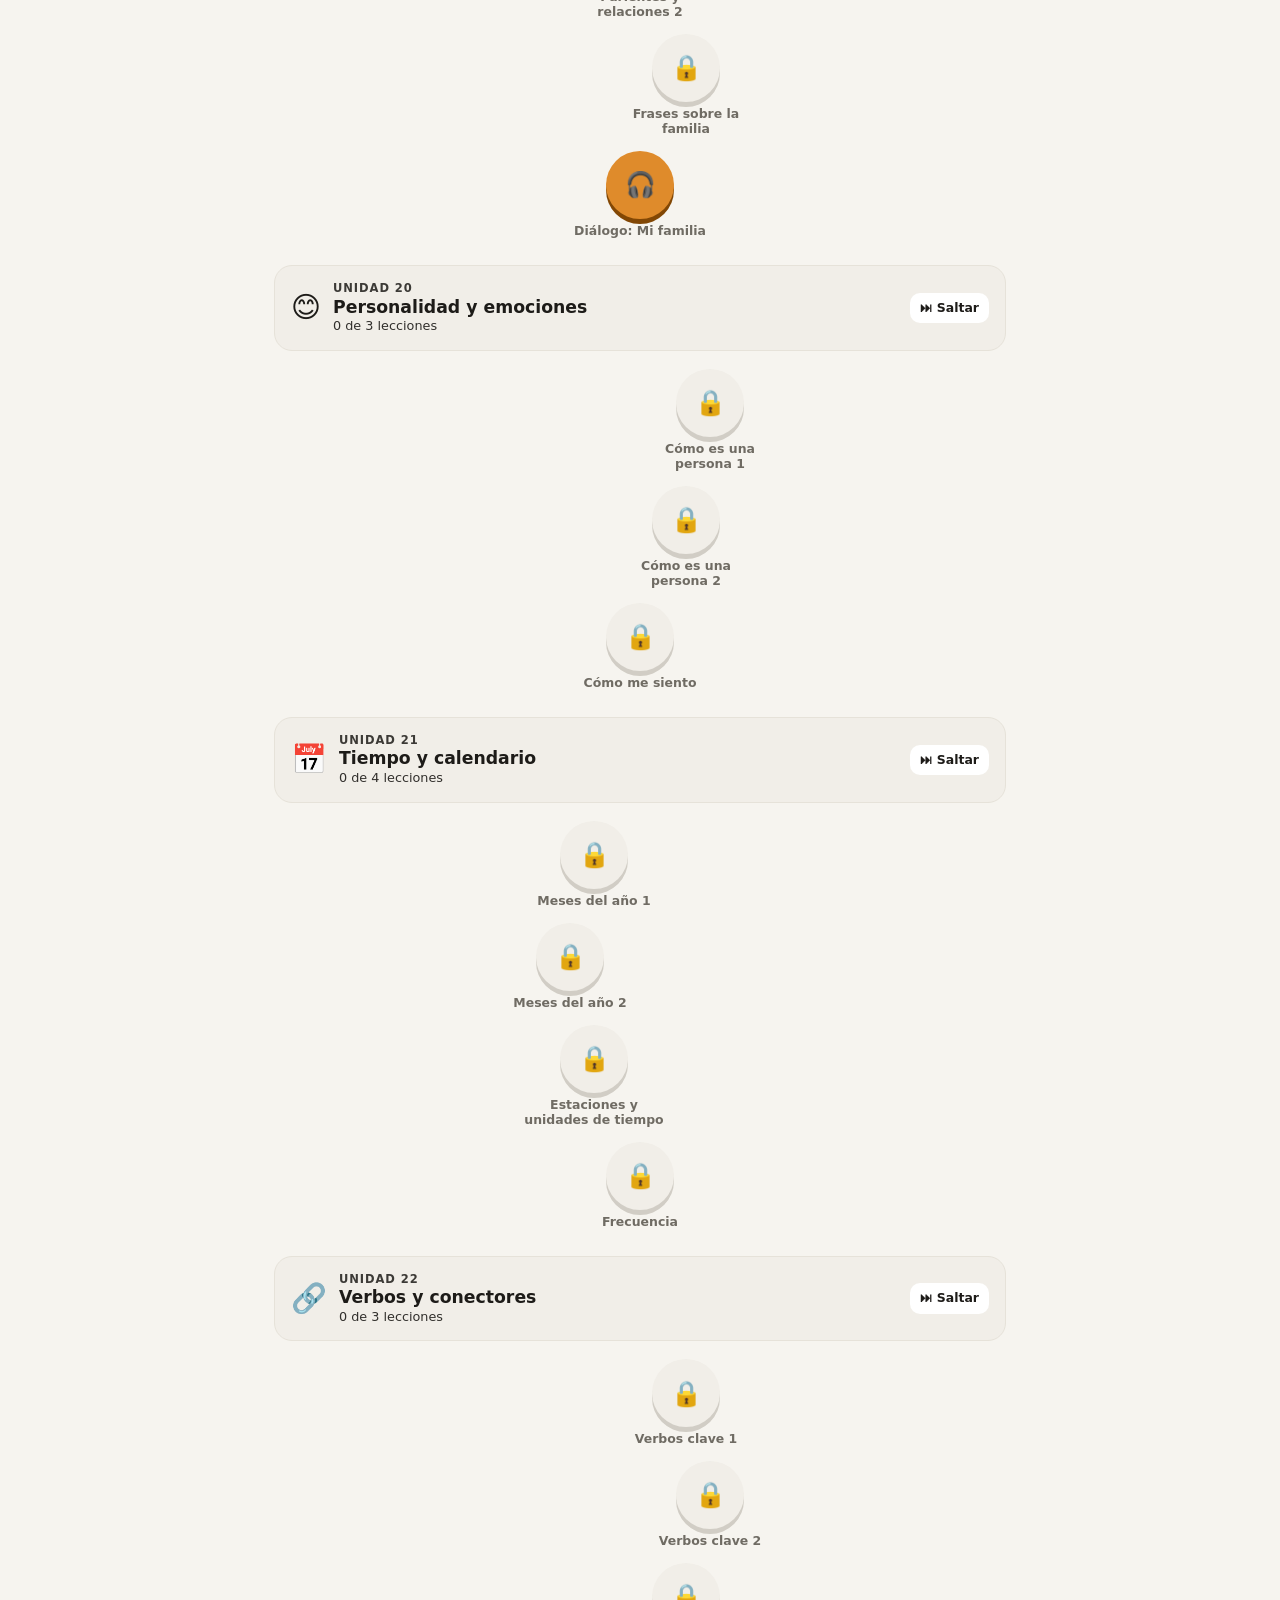
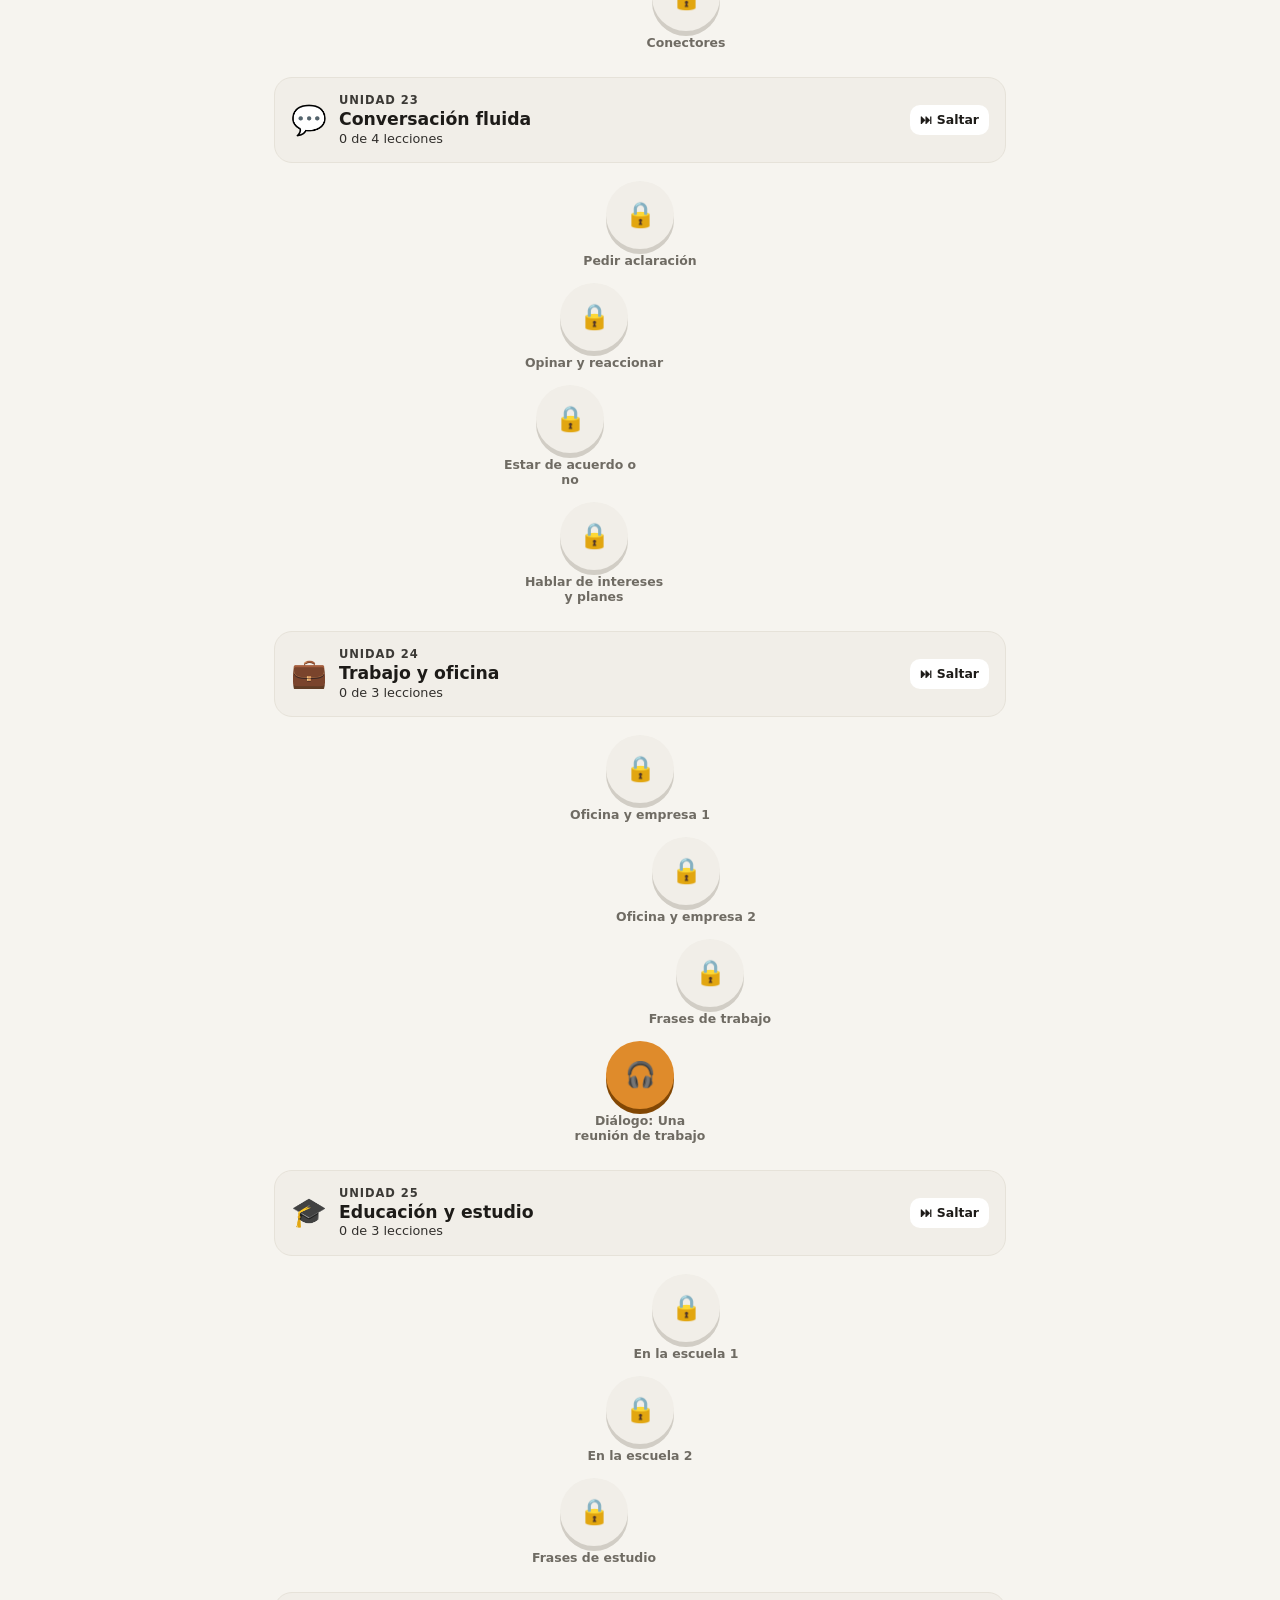
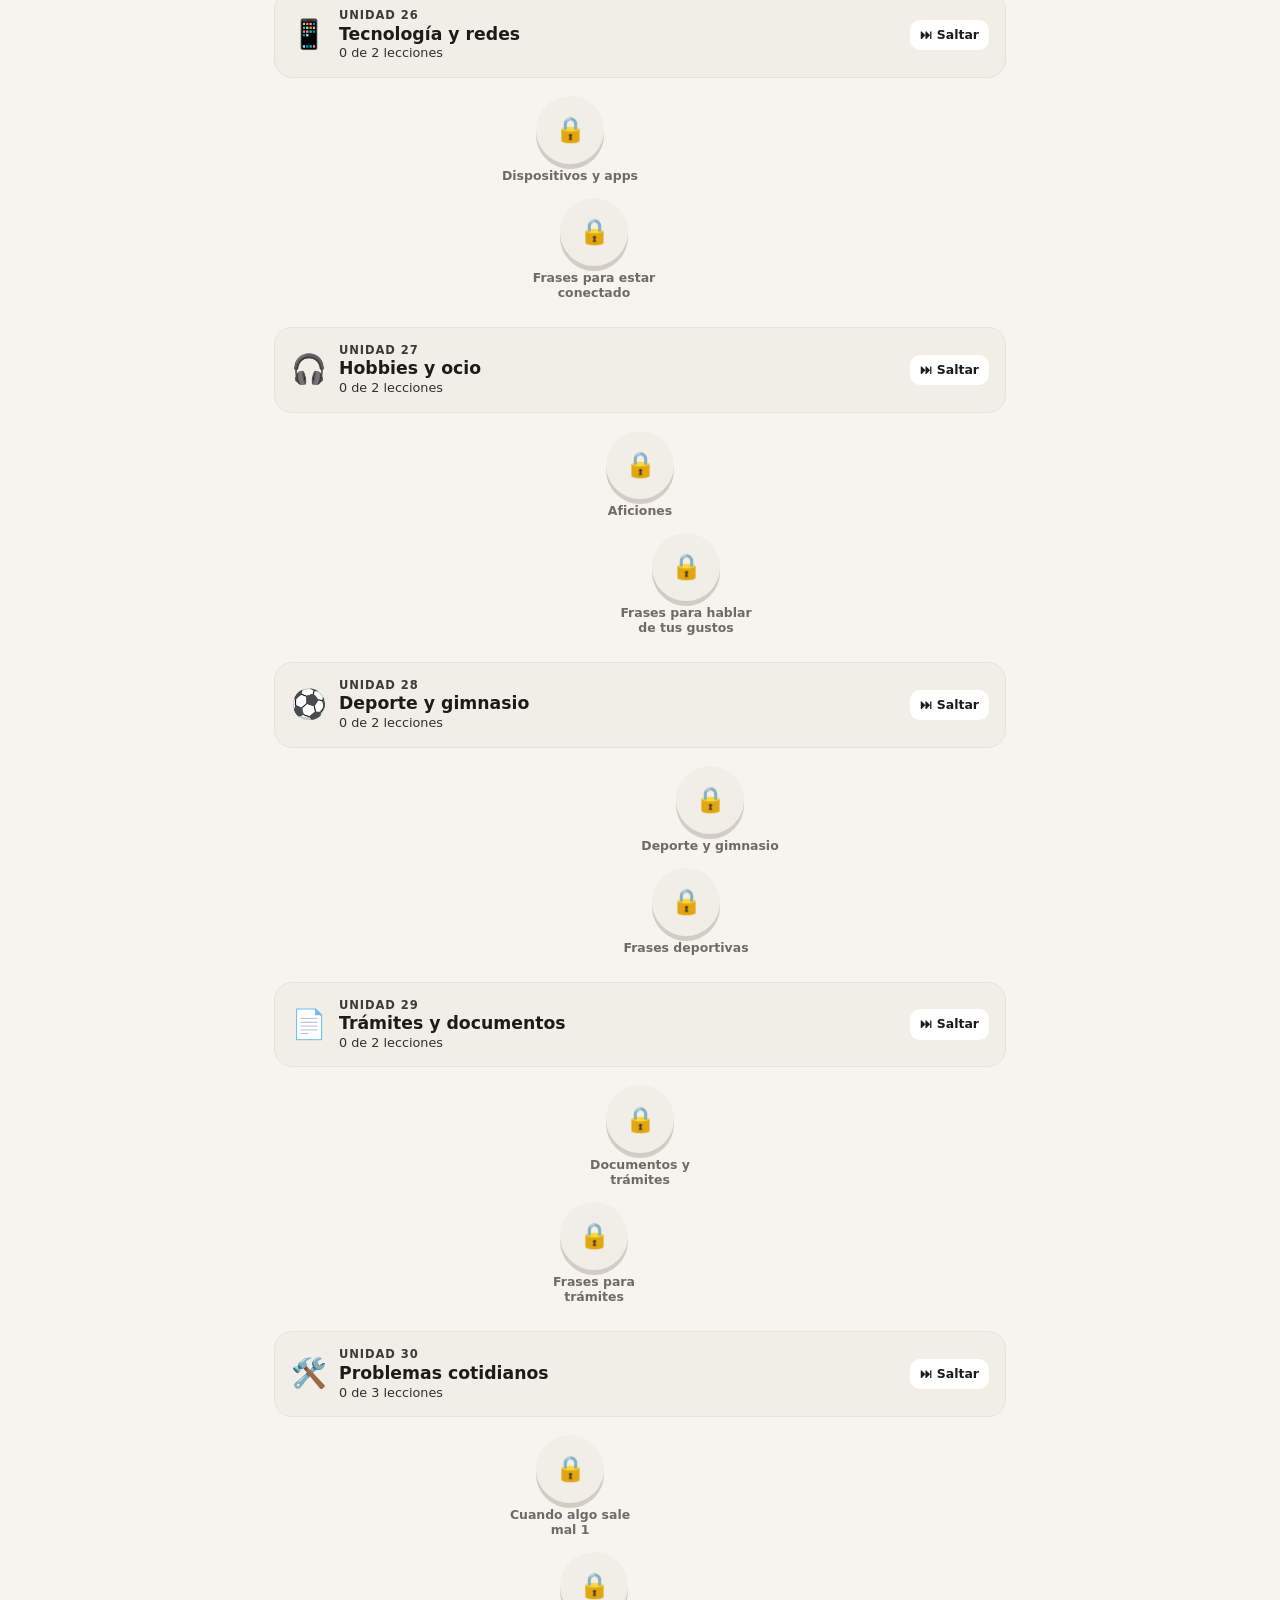
<file: korean_fluency_plan.html>
<!DOCTYPE html>
<html lang="es"><head><meta charset="UTF-8"><meta name="viewport" content="width=device-width, initial-scale=1">
<title>Redirigiendo…</title>
<script>location.replace('app.html?lang=ko');</script>
<meta http-equiv="refresh" content="0; url=app.html?lang=ko">
</head><body style="font-family:system-ui;padding:24px">La app se mudó. <a href="app.html?lang=ko">Abrir</a></body></html>
</file>
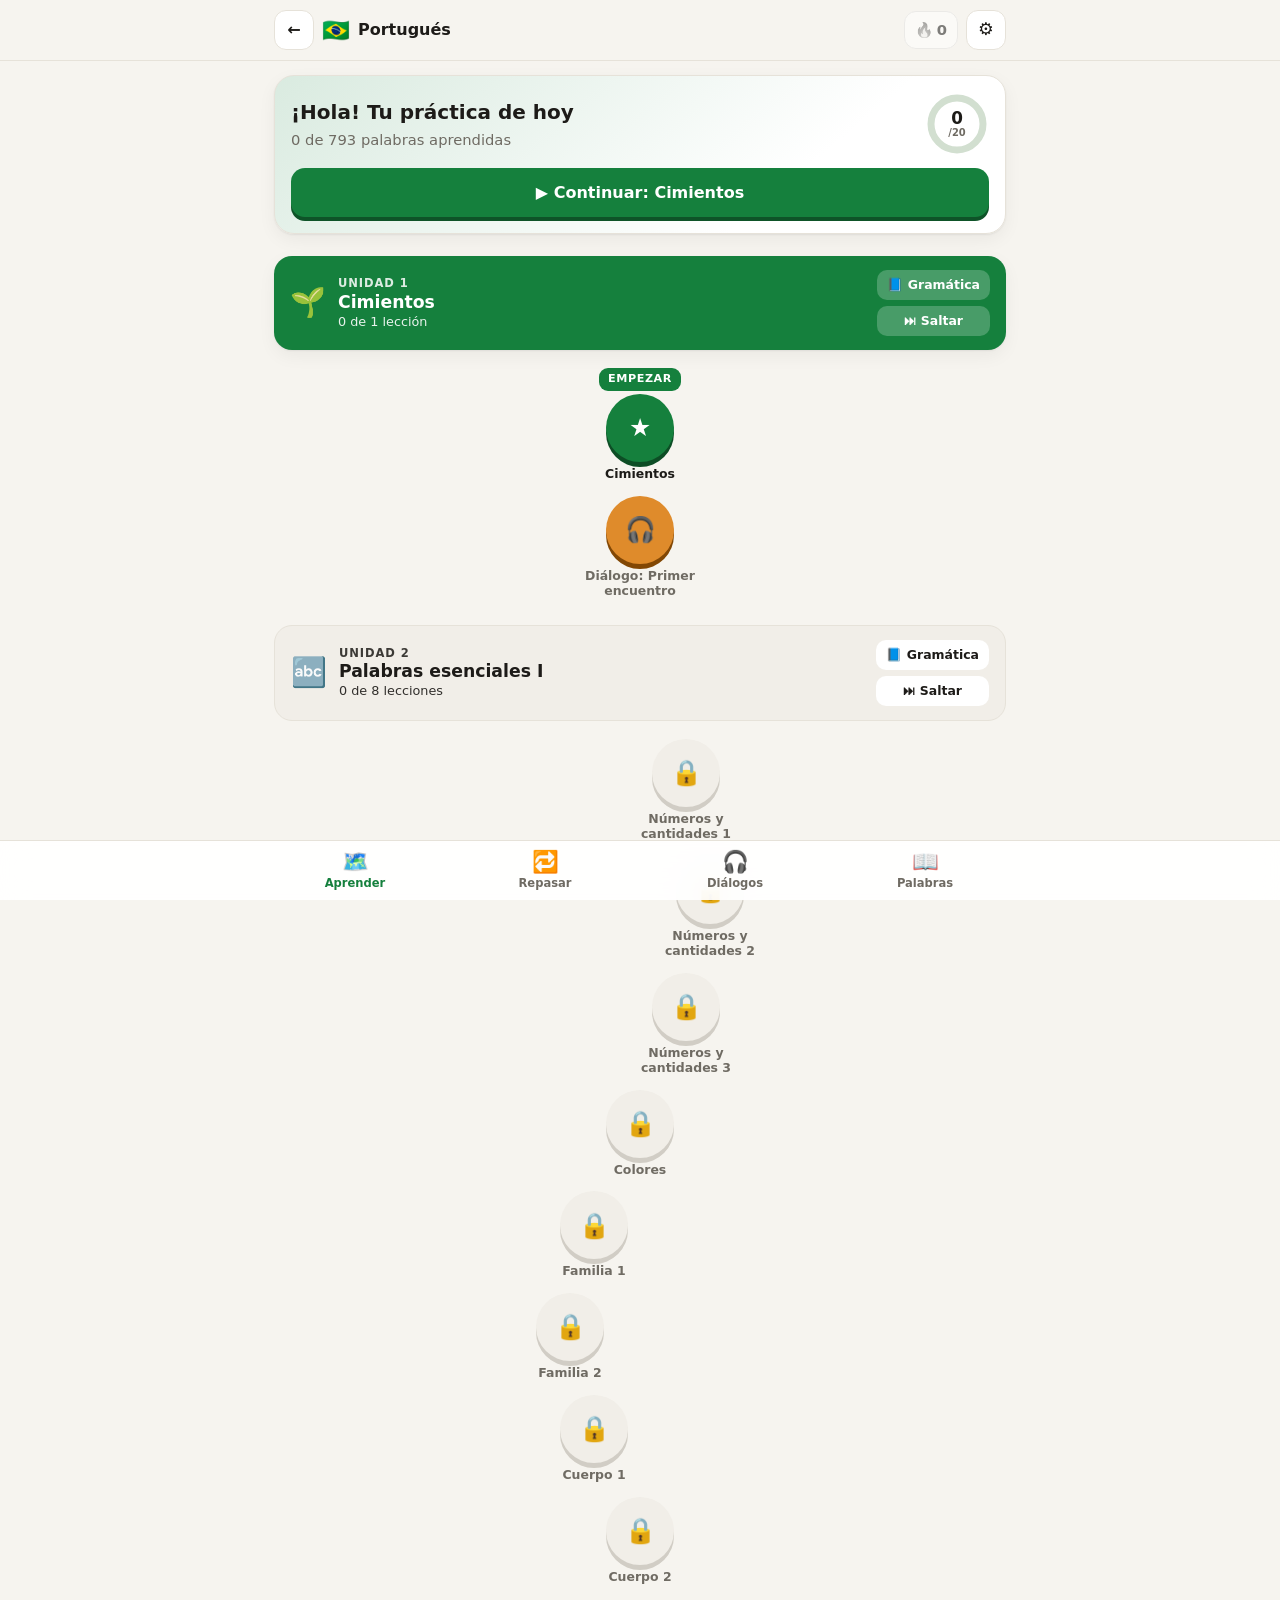
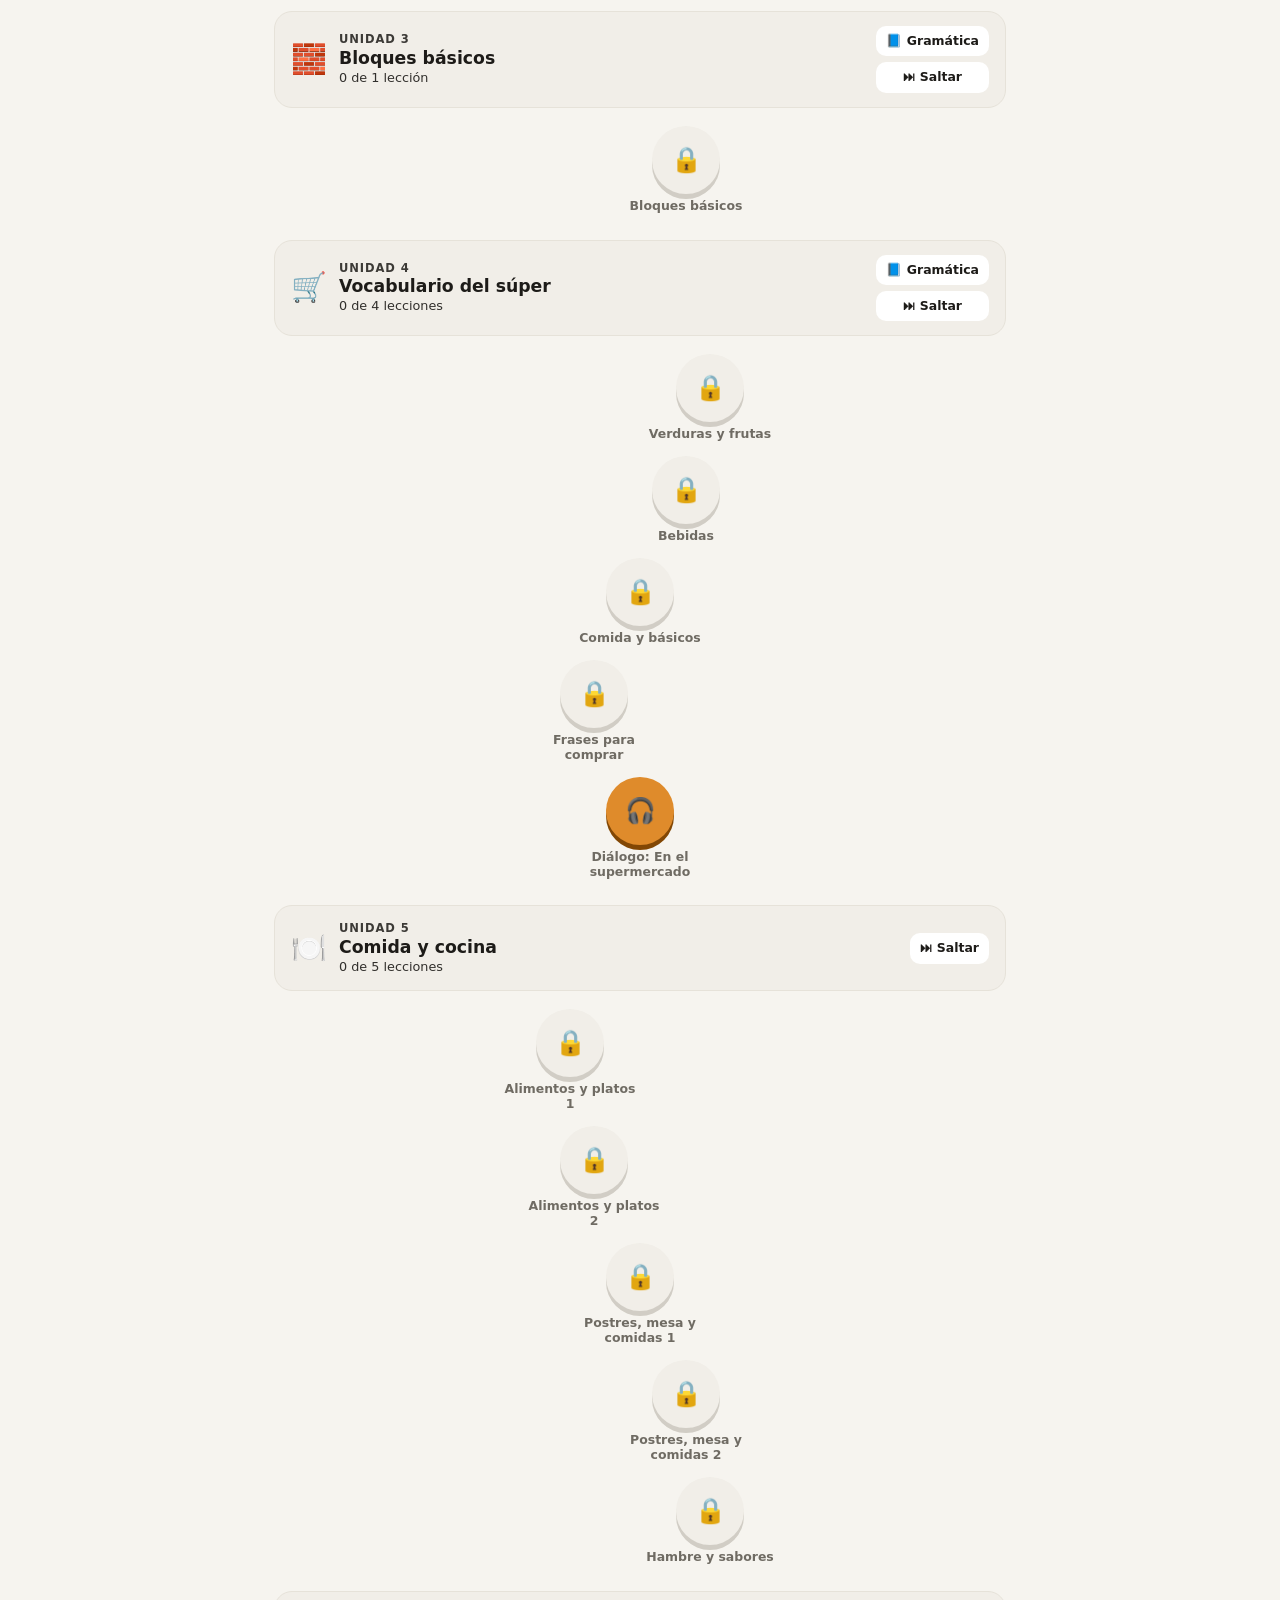
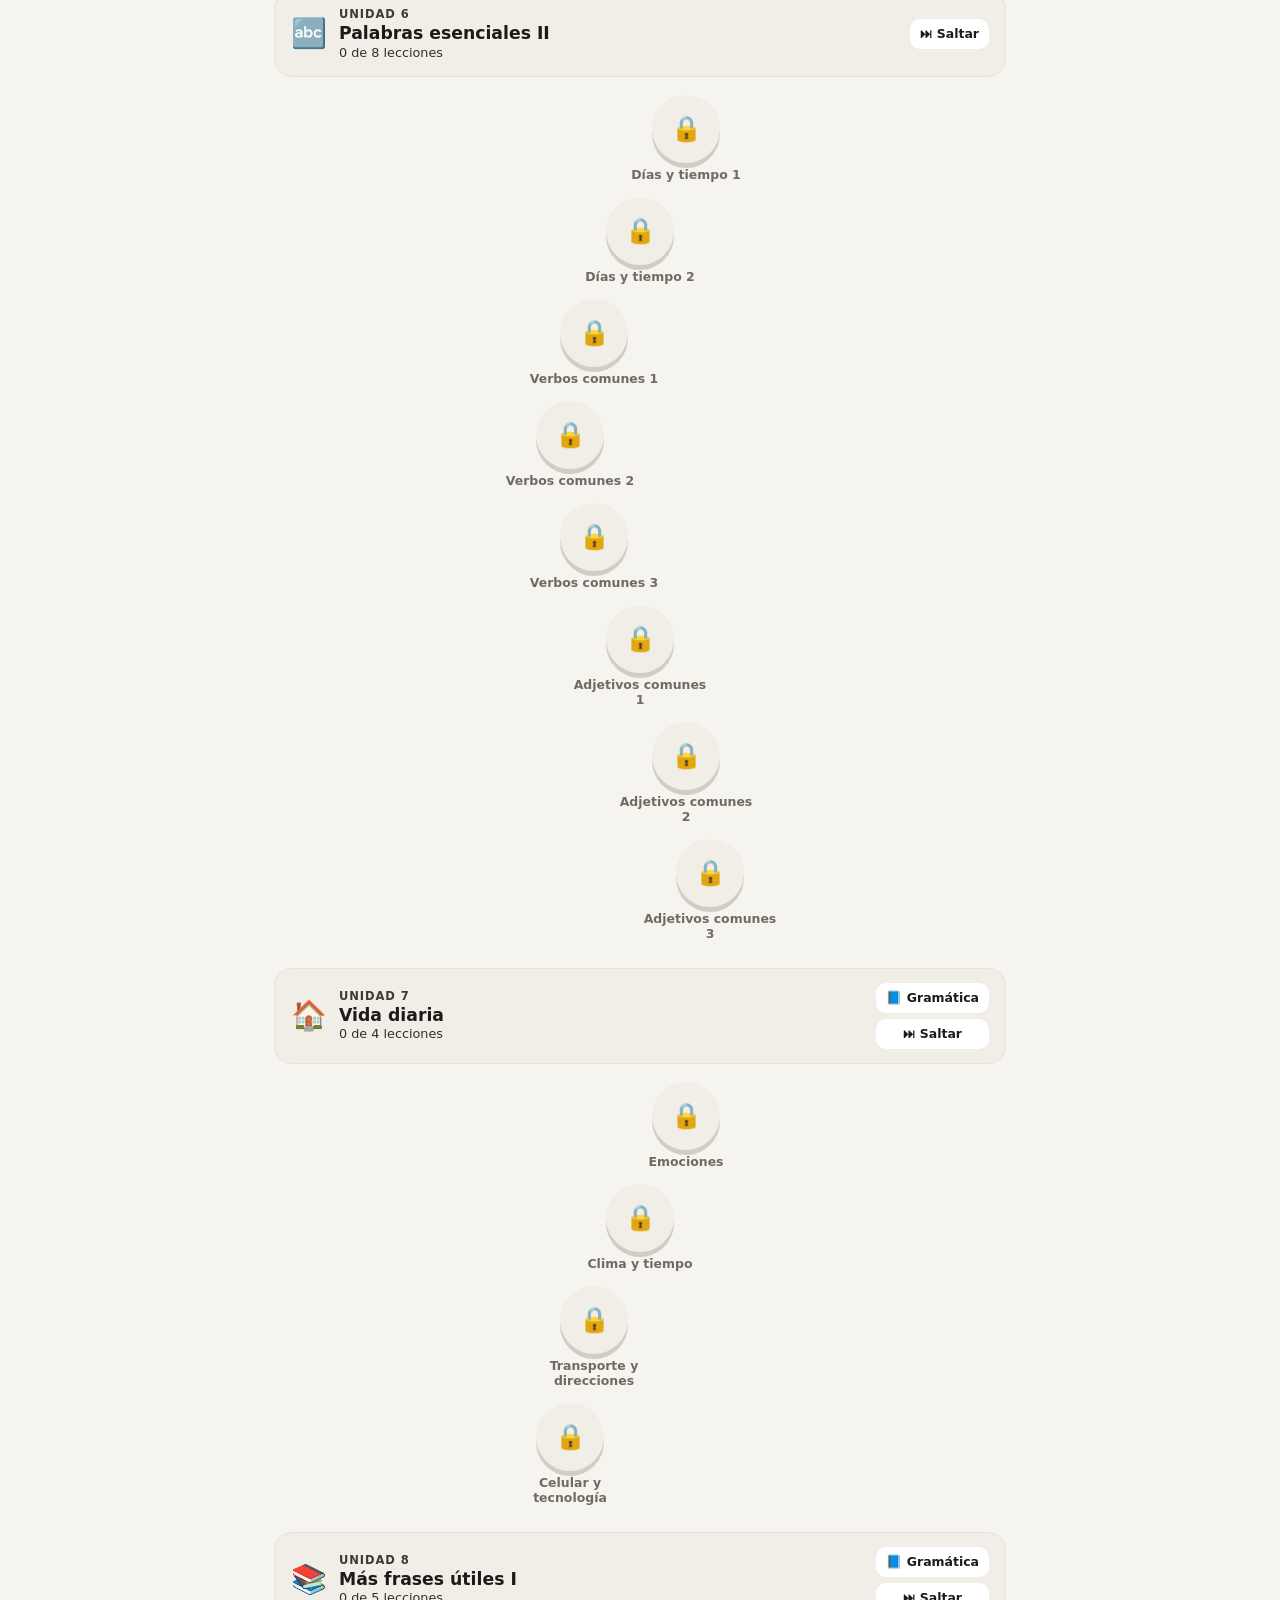
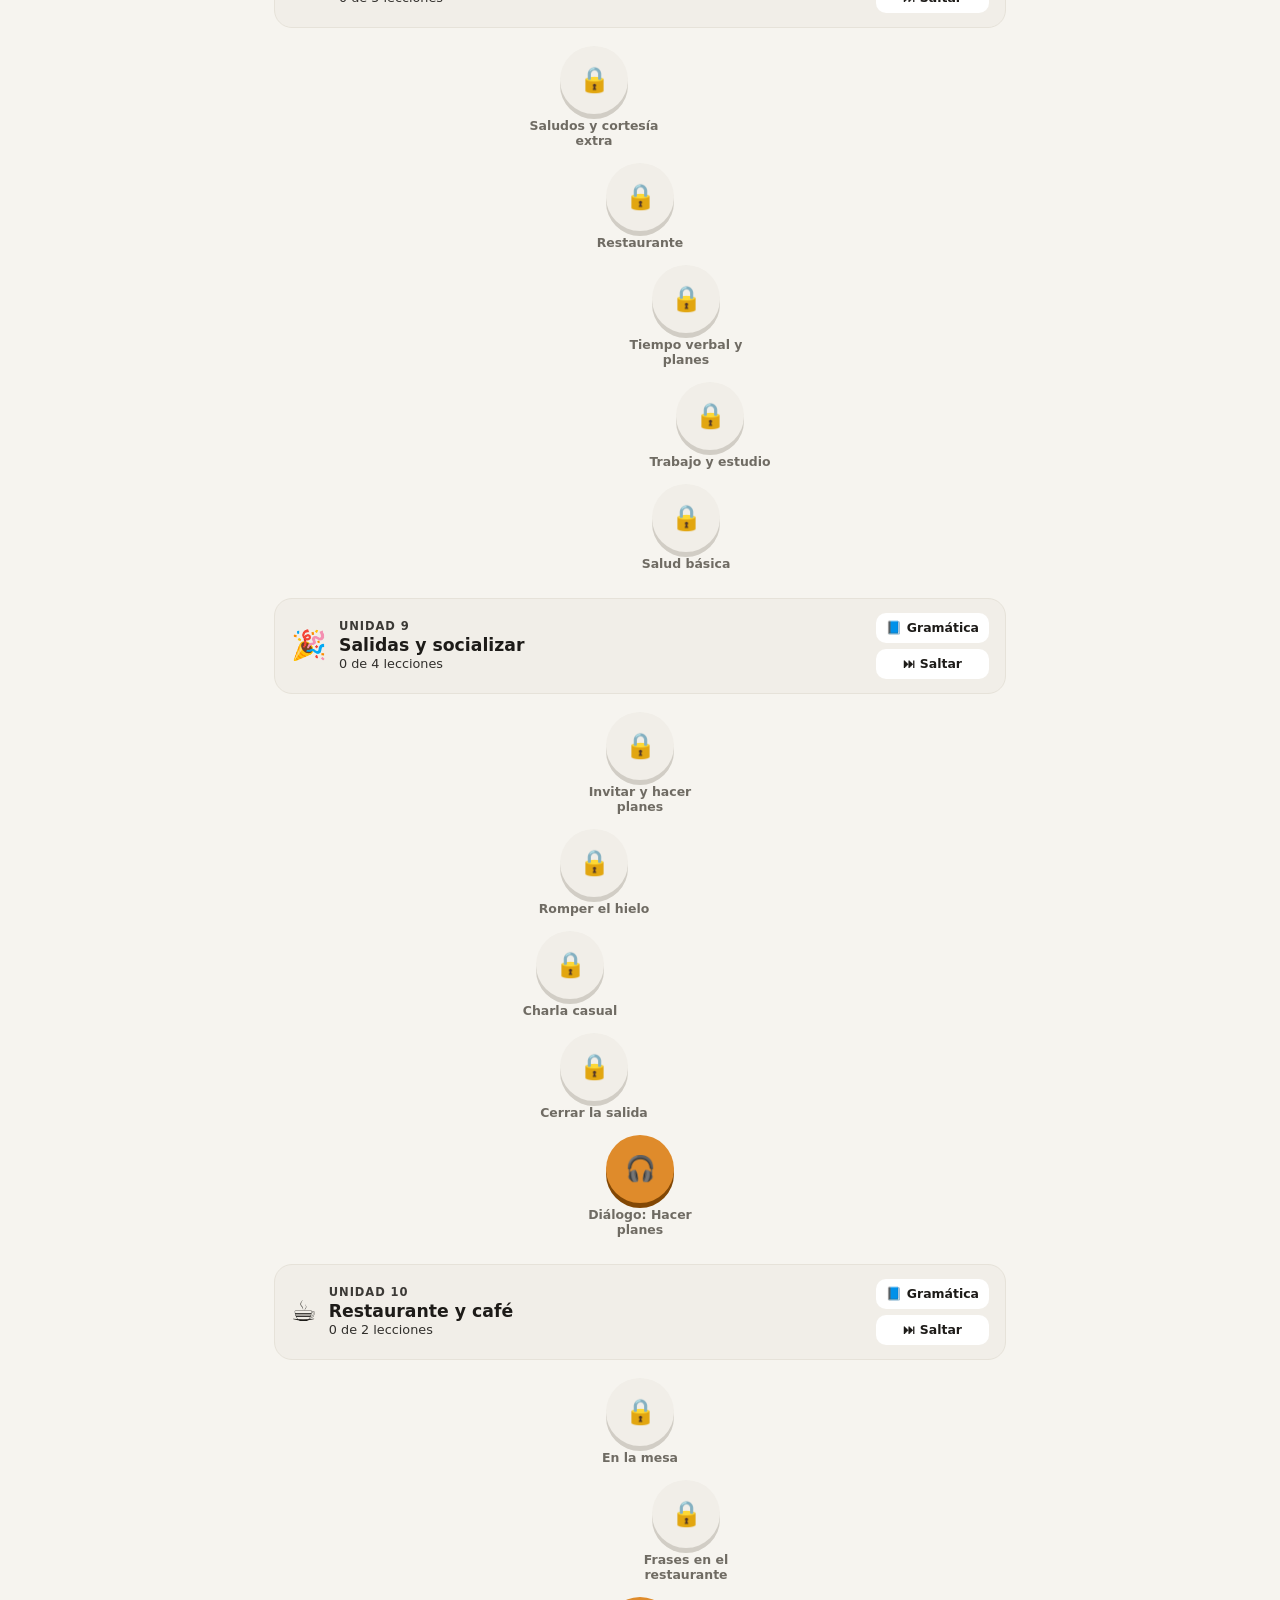
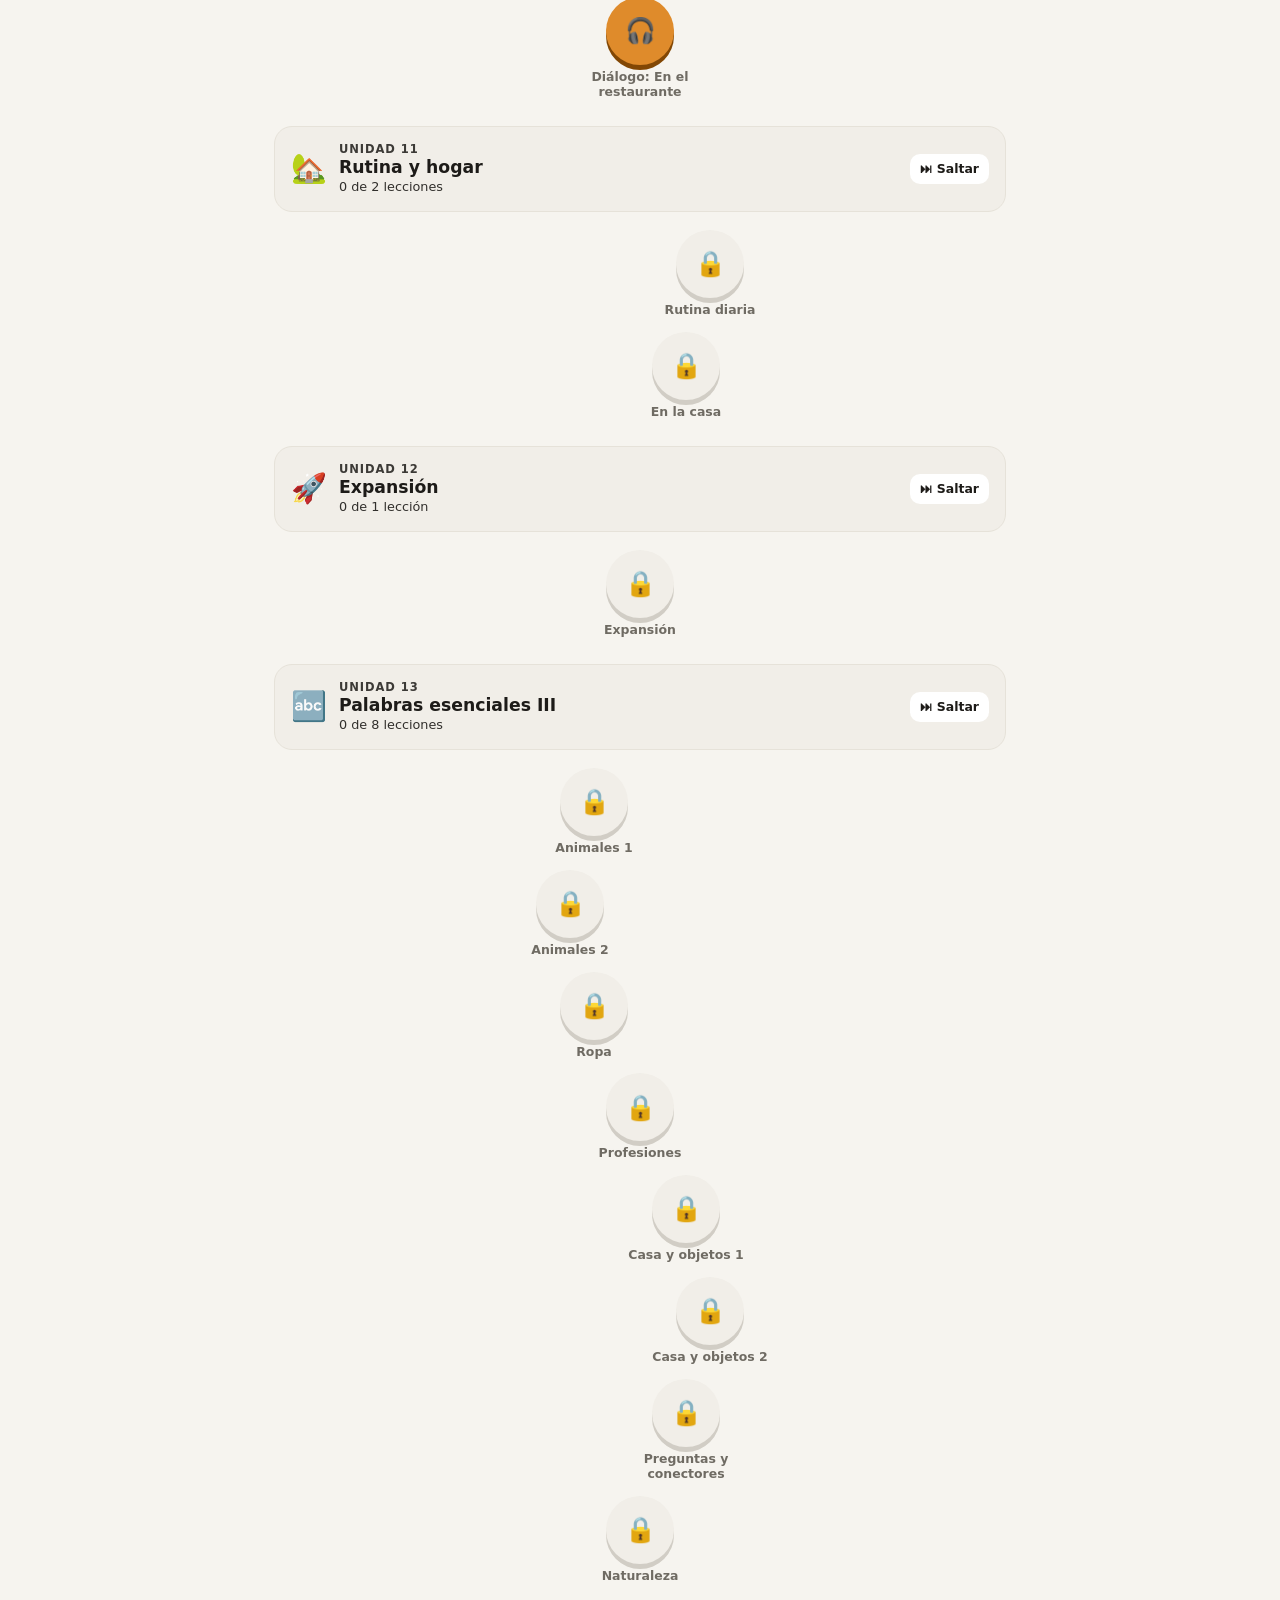
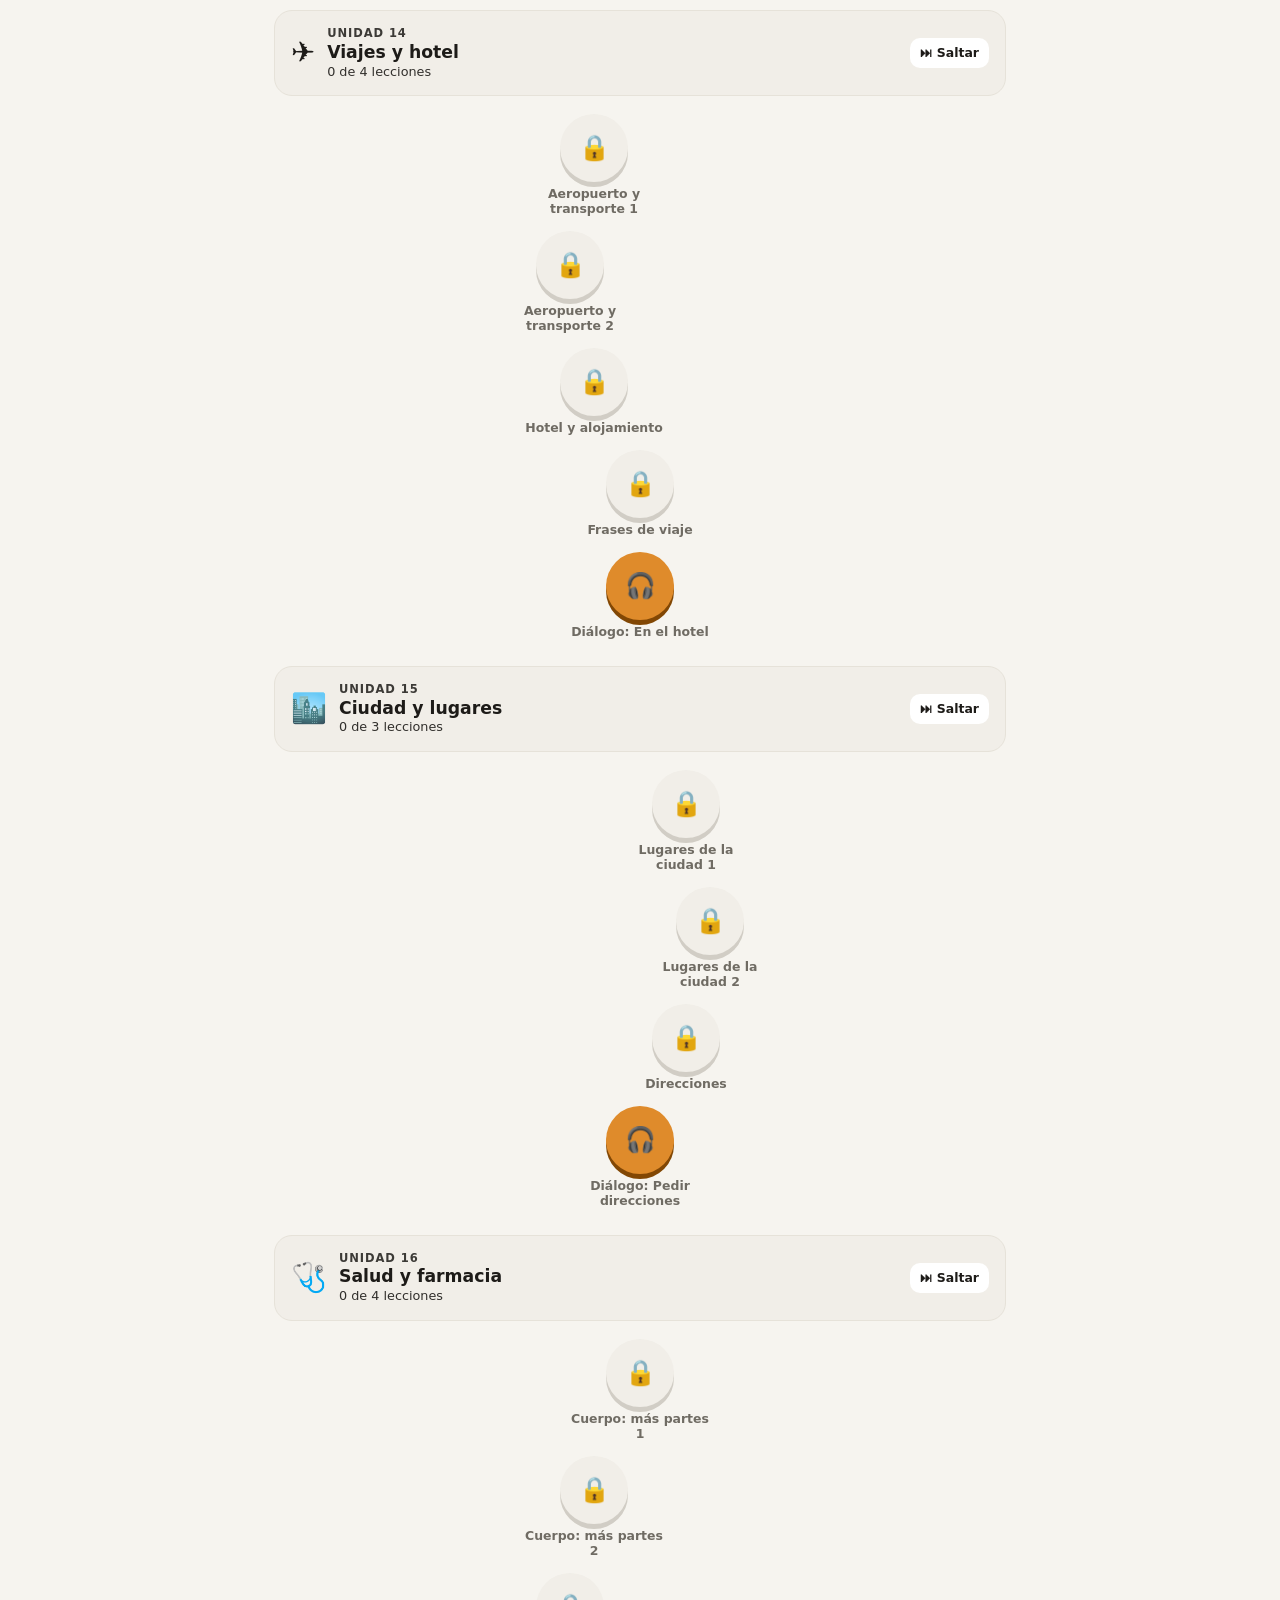
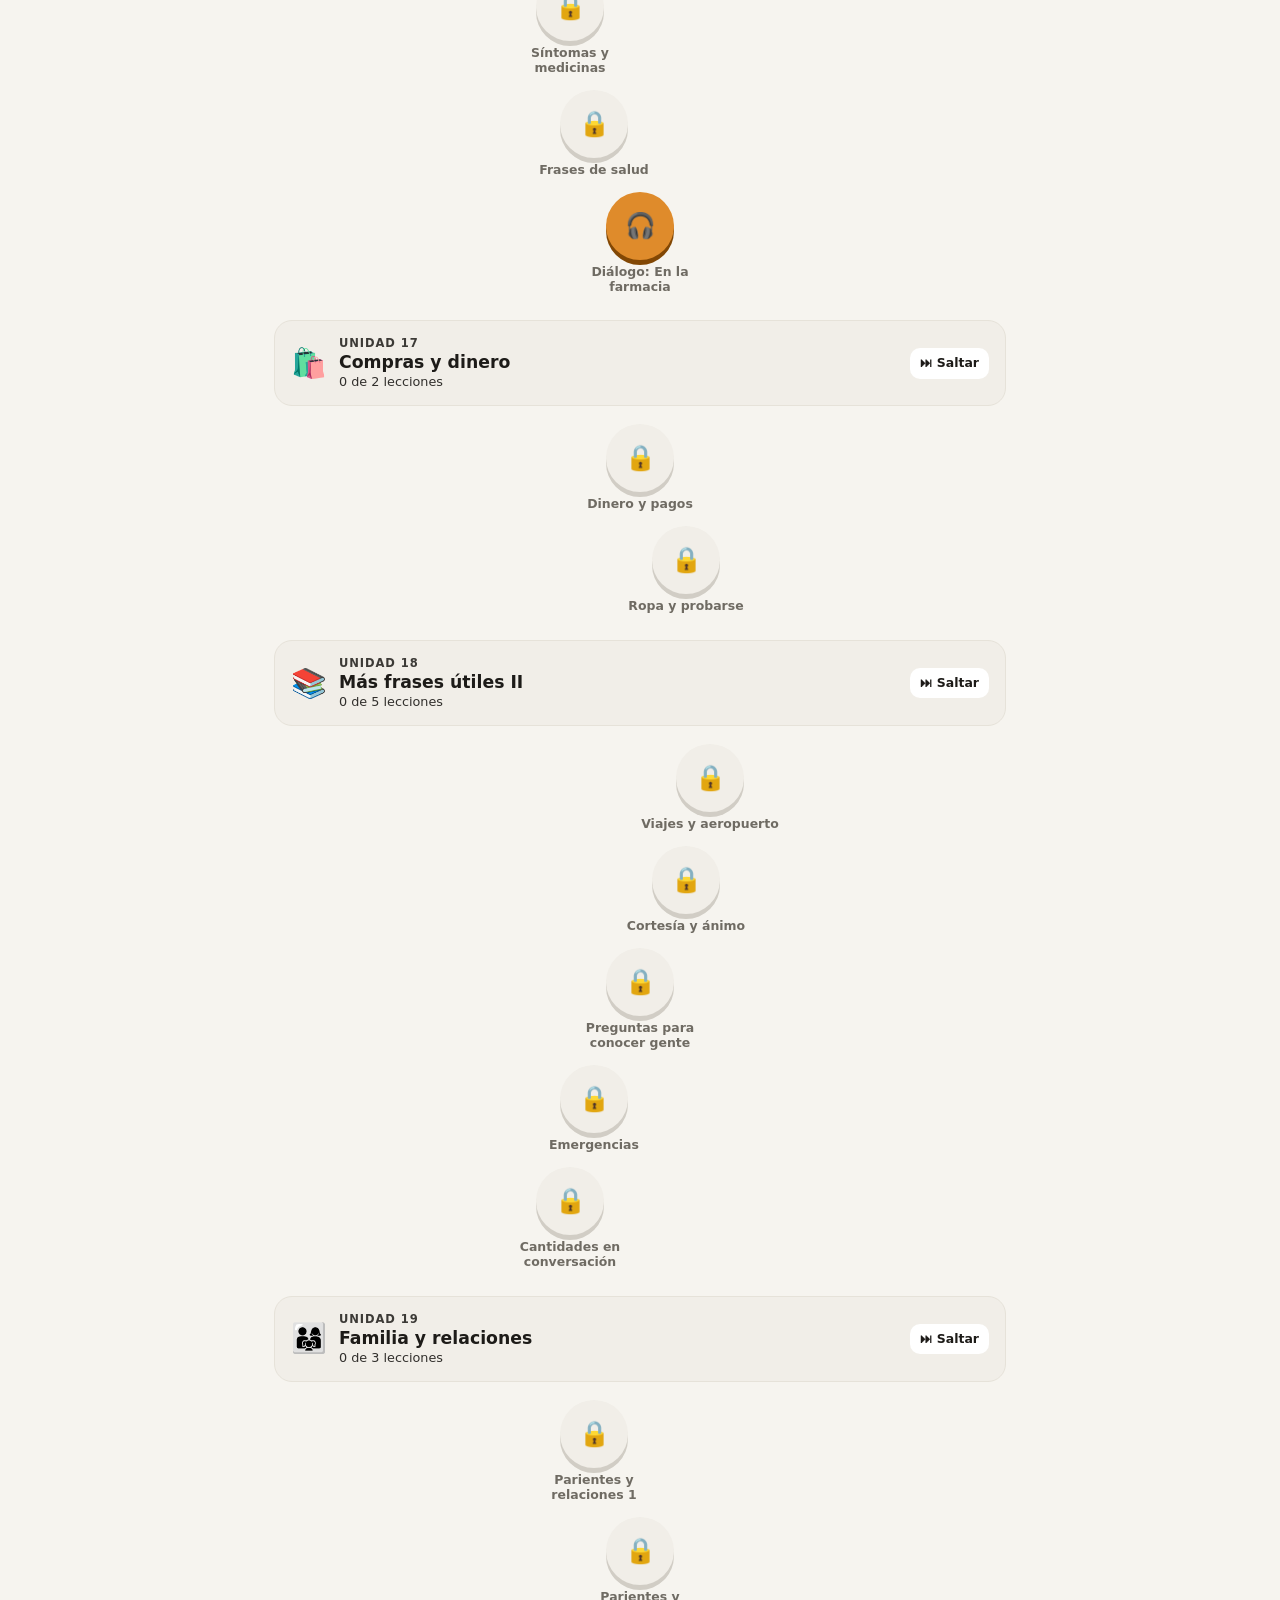
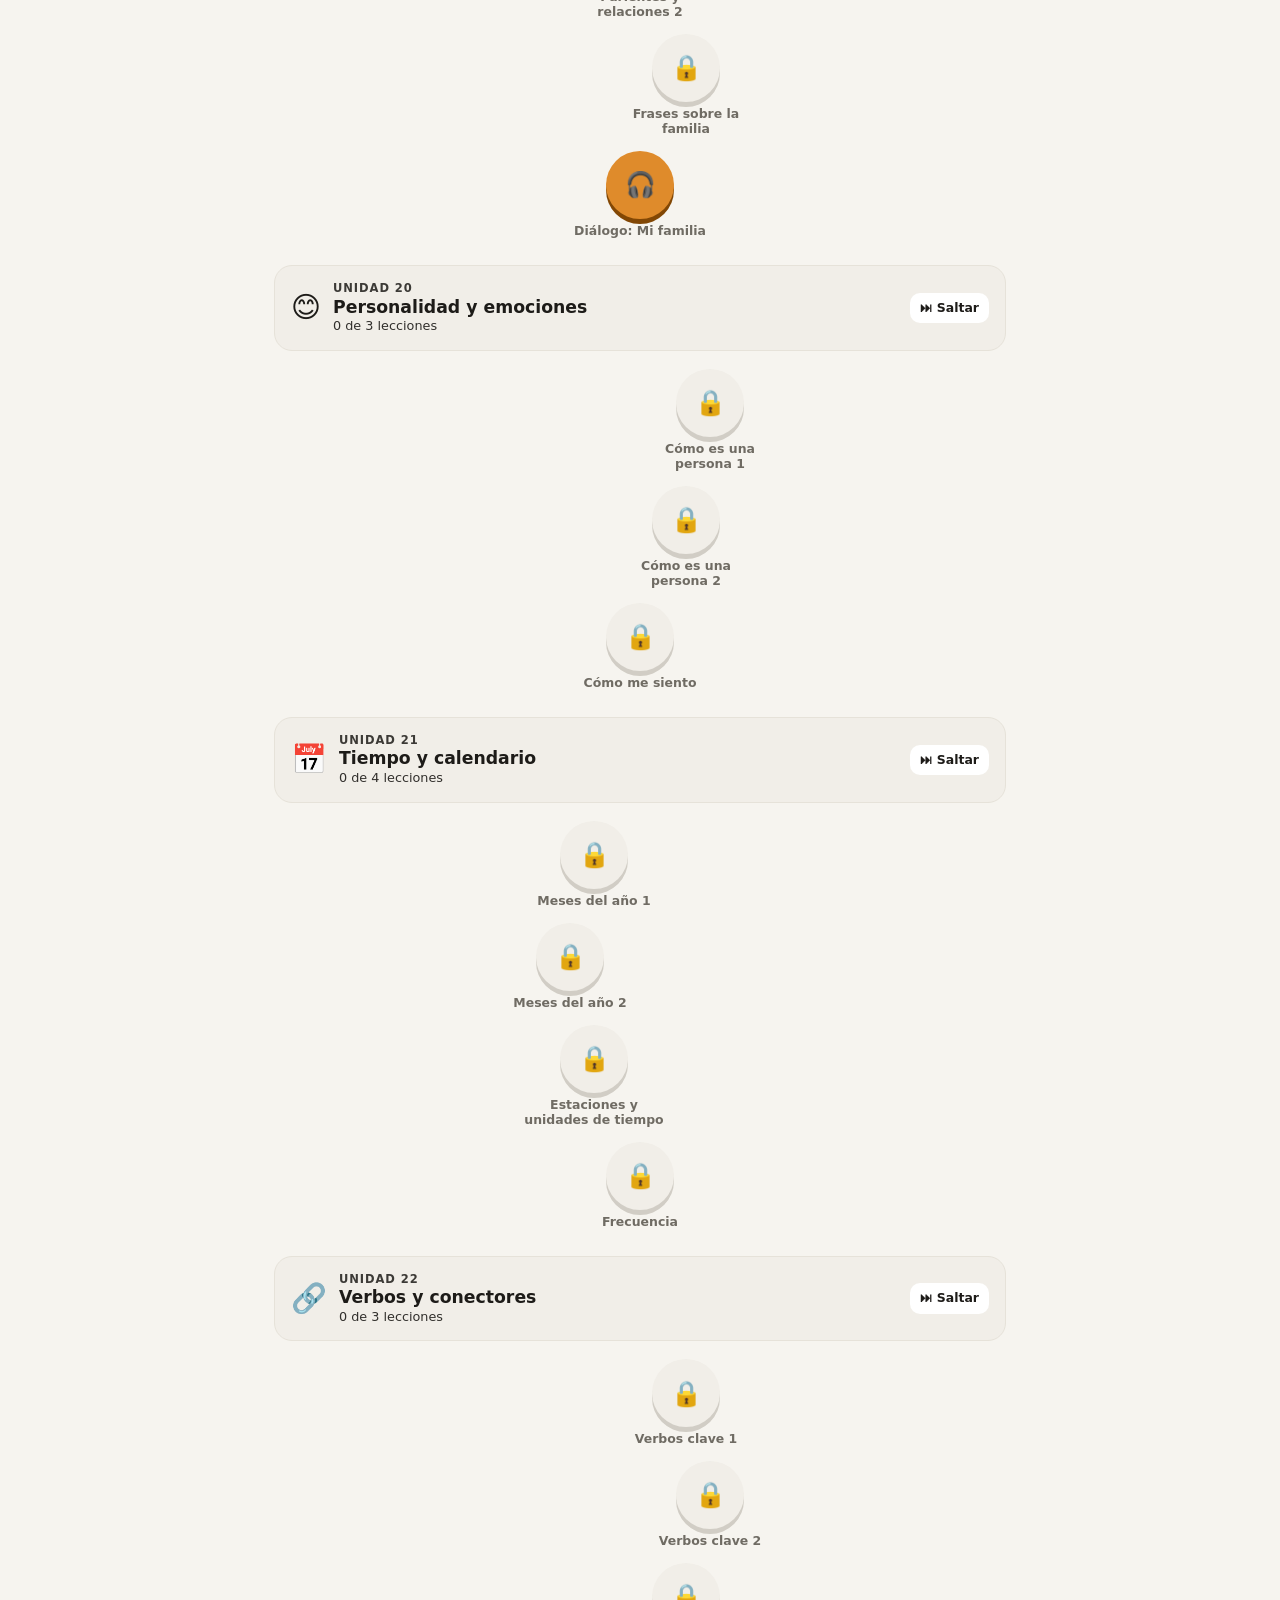
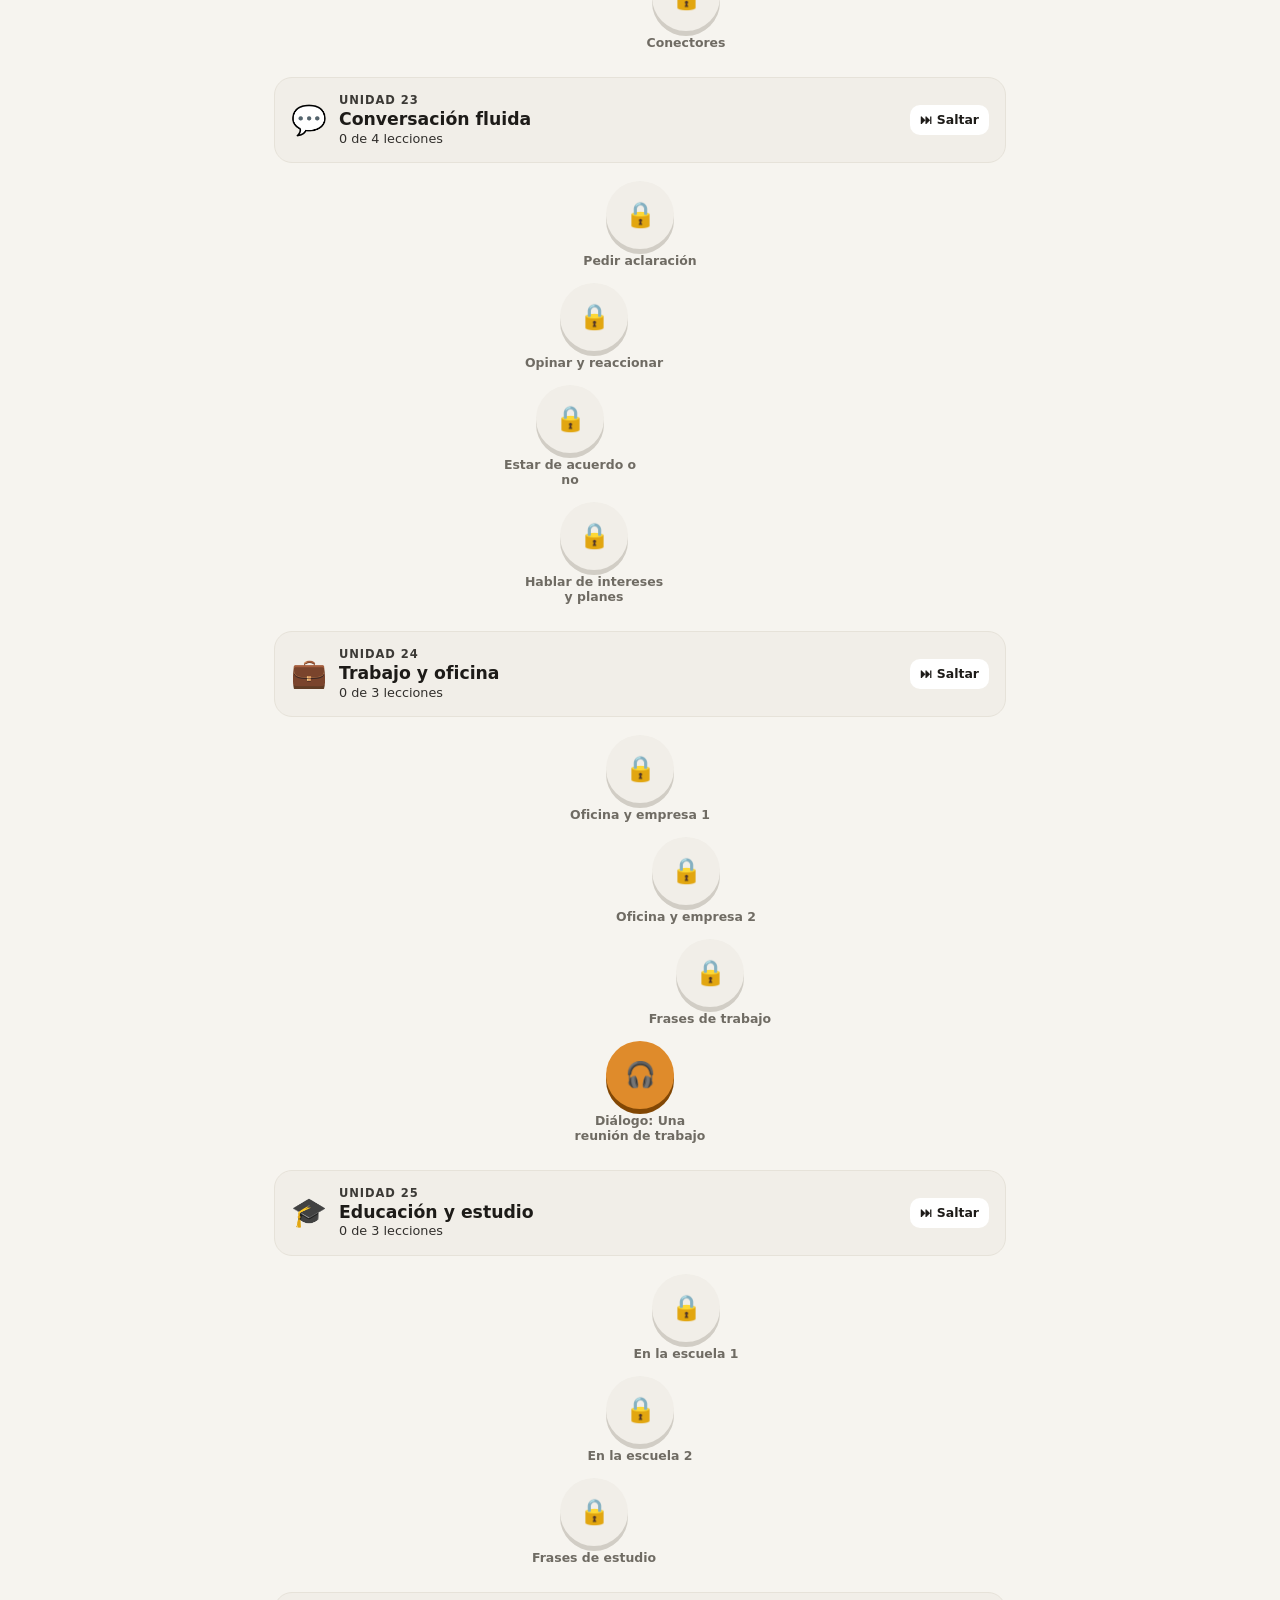
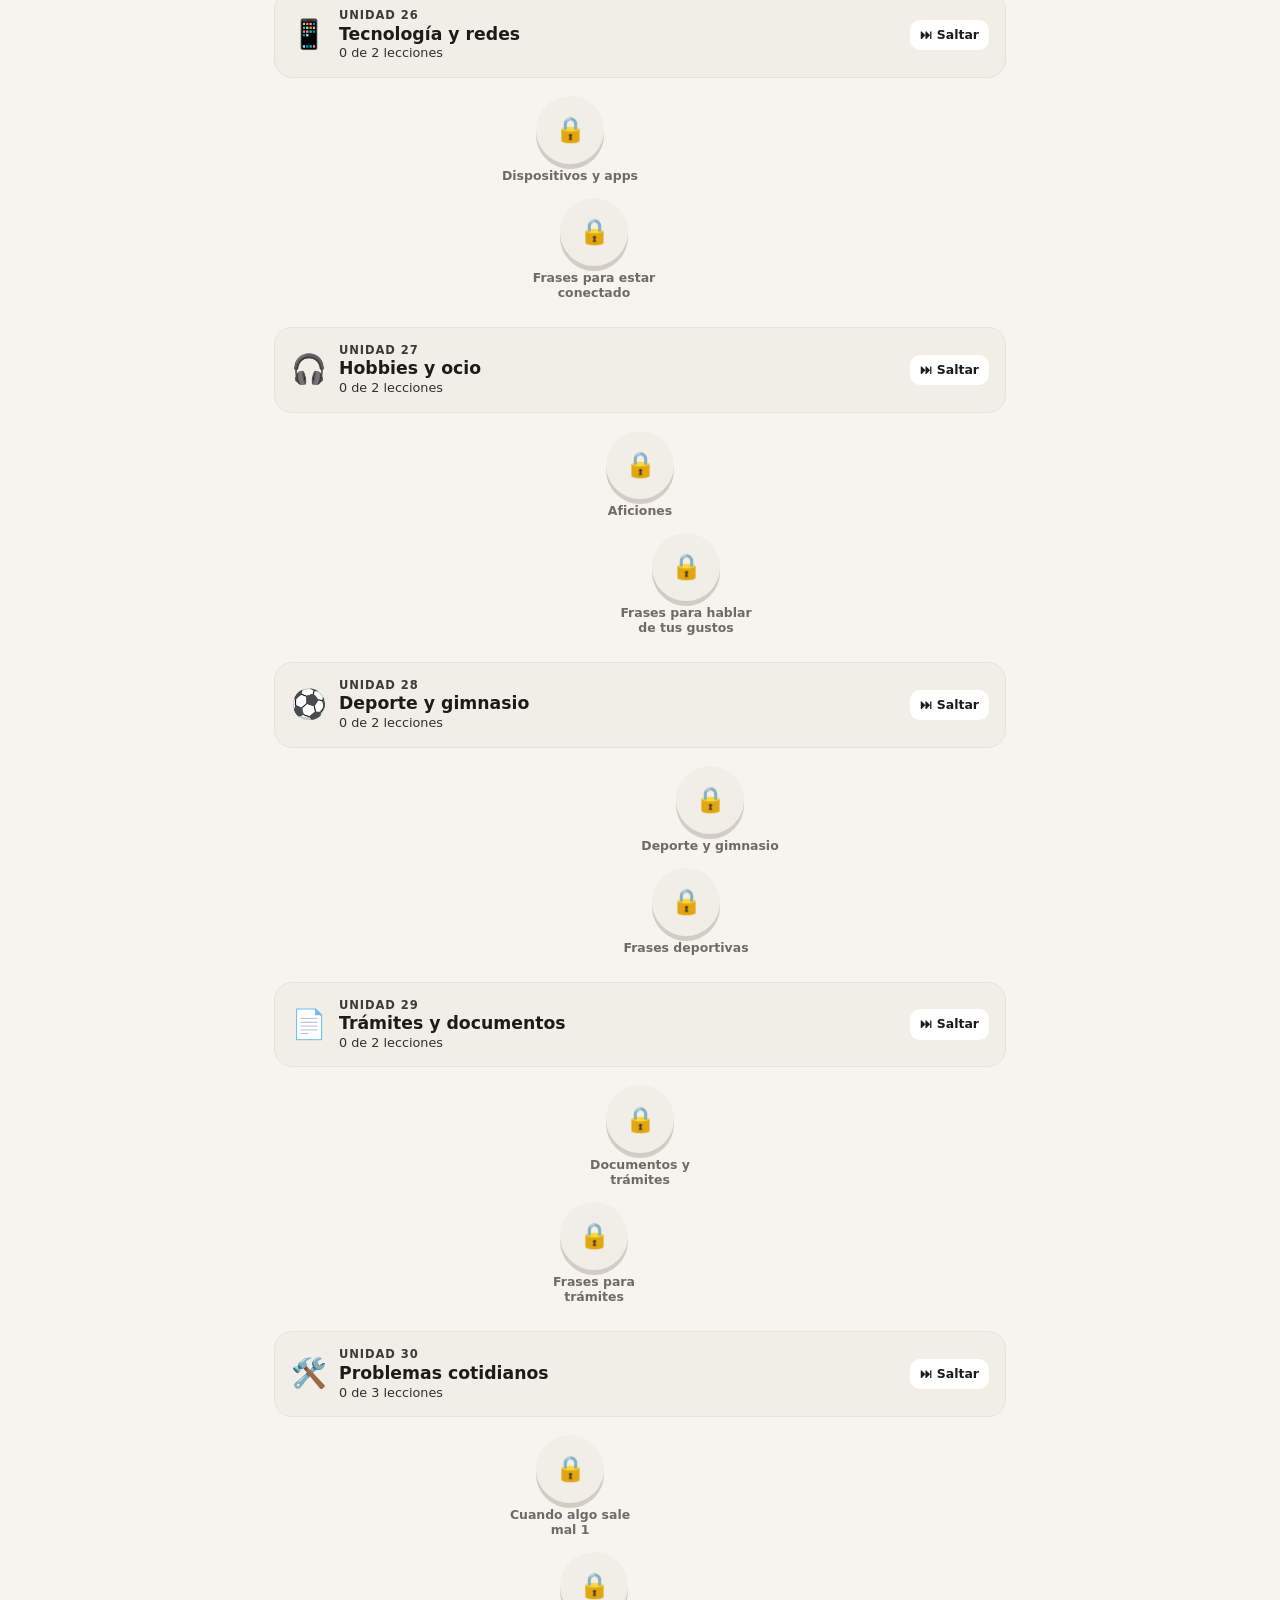
<file: portuguese_fluency_plan.html>
<!DOCTYPE html>
<html lang="es"><head><meta charset="UTF-8"><meta name="viewport" content="width=device-width, initial-scale=1">
<title>Redirigiendo…</title>
<script>location.replace('app.html?lang=pt');</script>
<meta http-equiv="refresh" content="0; url=app.html?lang=pt">
</head><body style="font-family:system-ui;padding:24px">La app se mudó. <a href="app.html?lang=pt">Abrir</a></body></html>
</file>
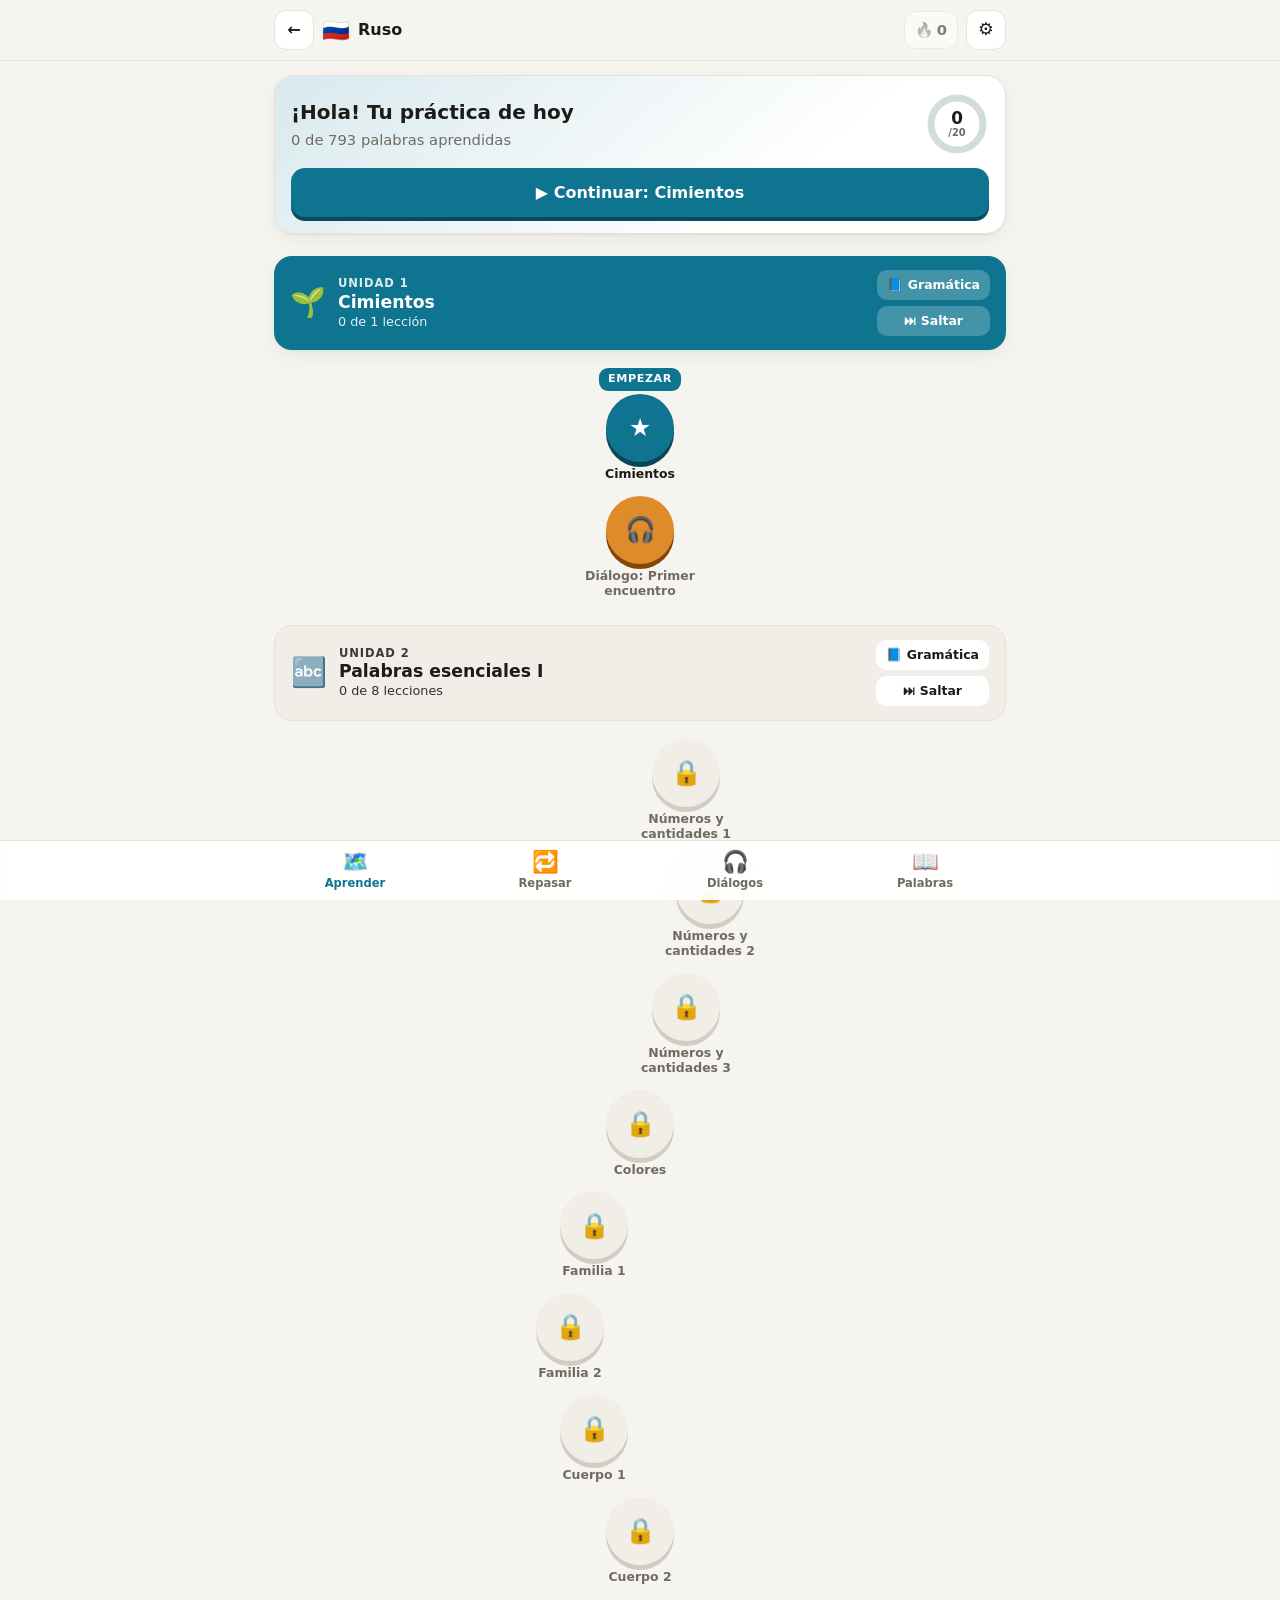
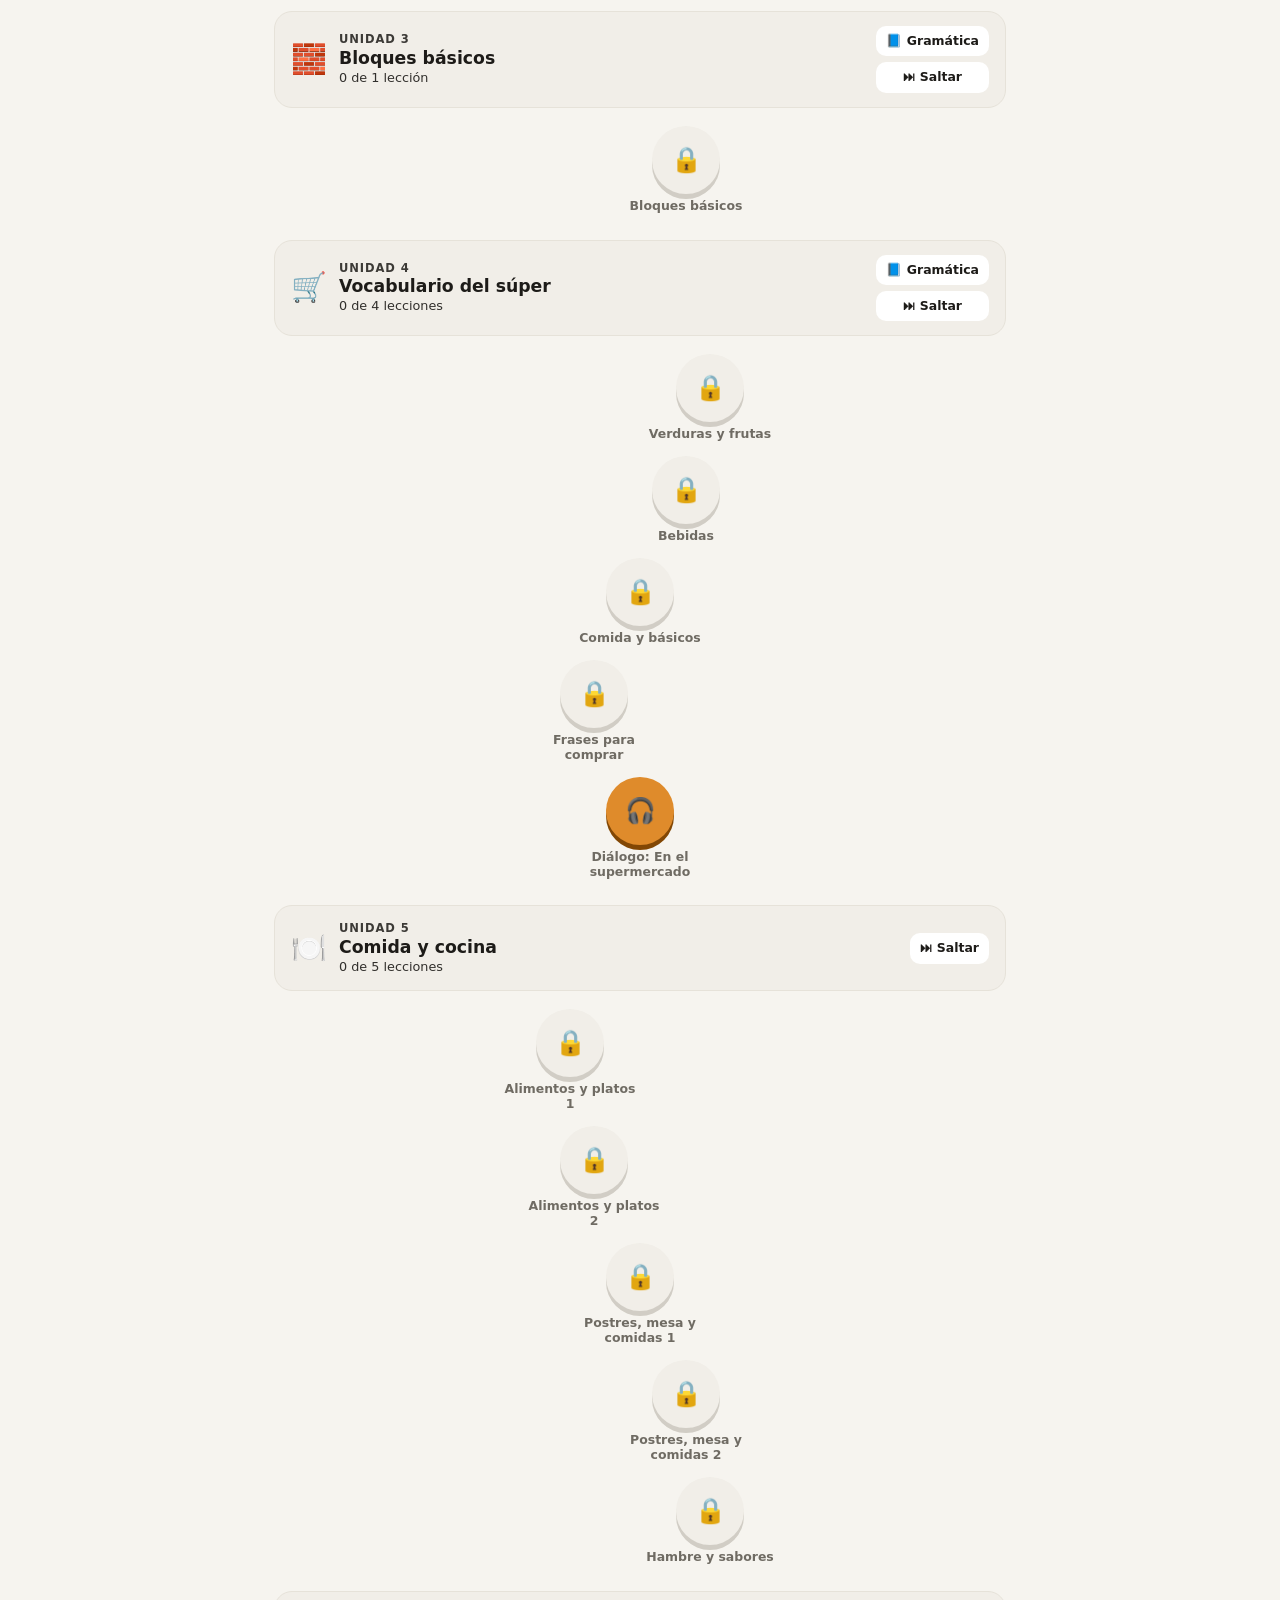
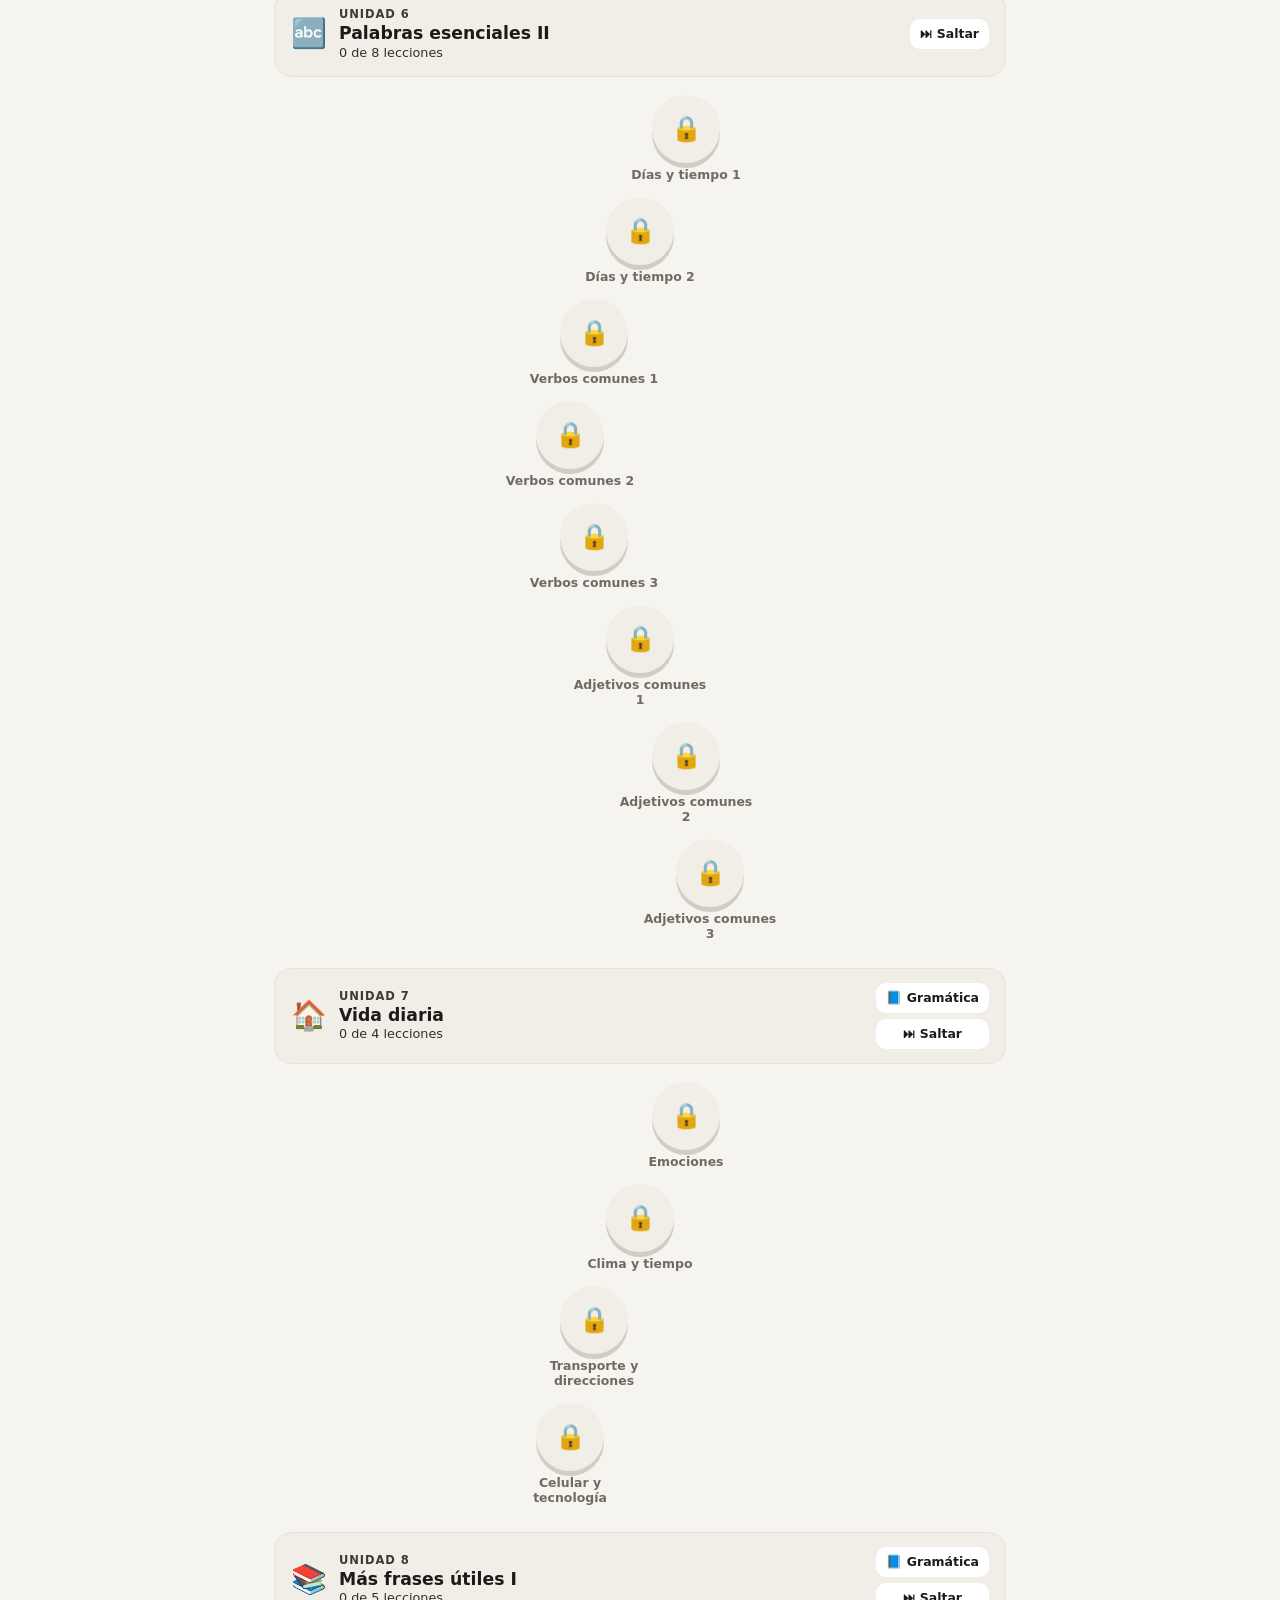
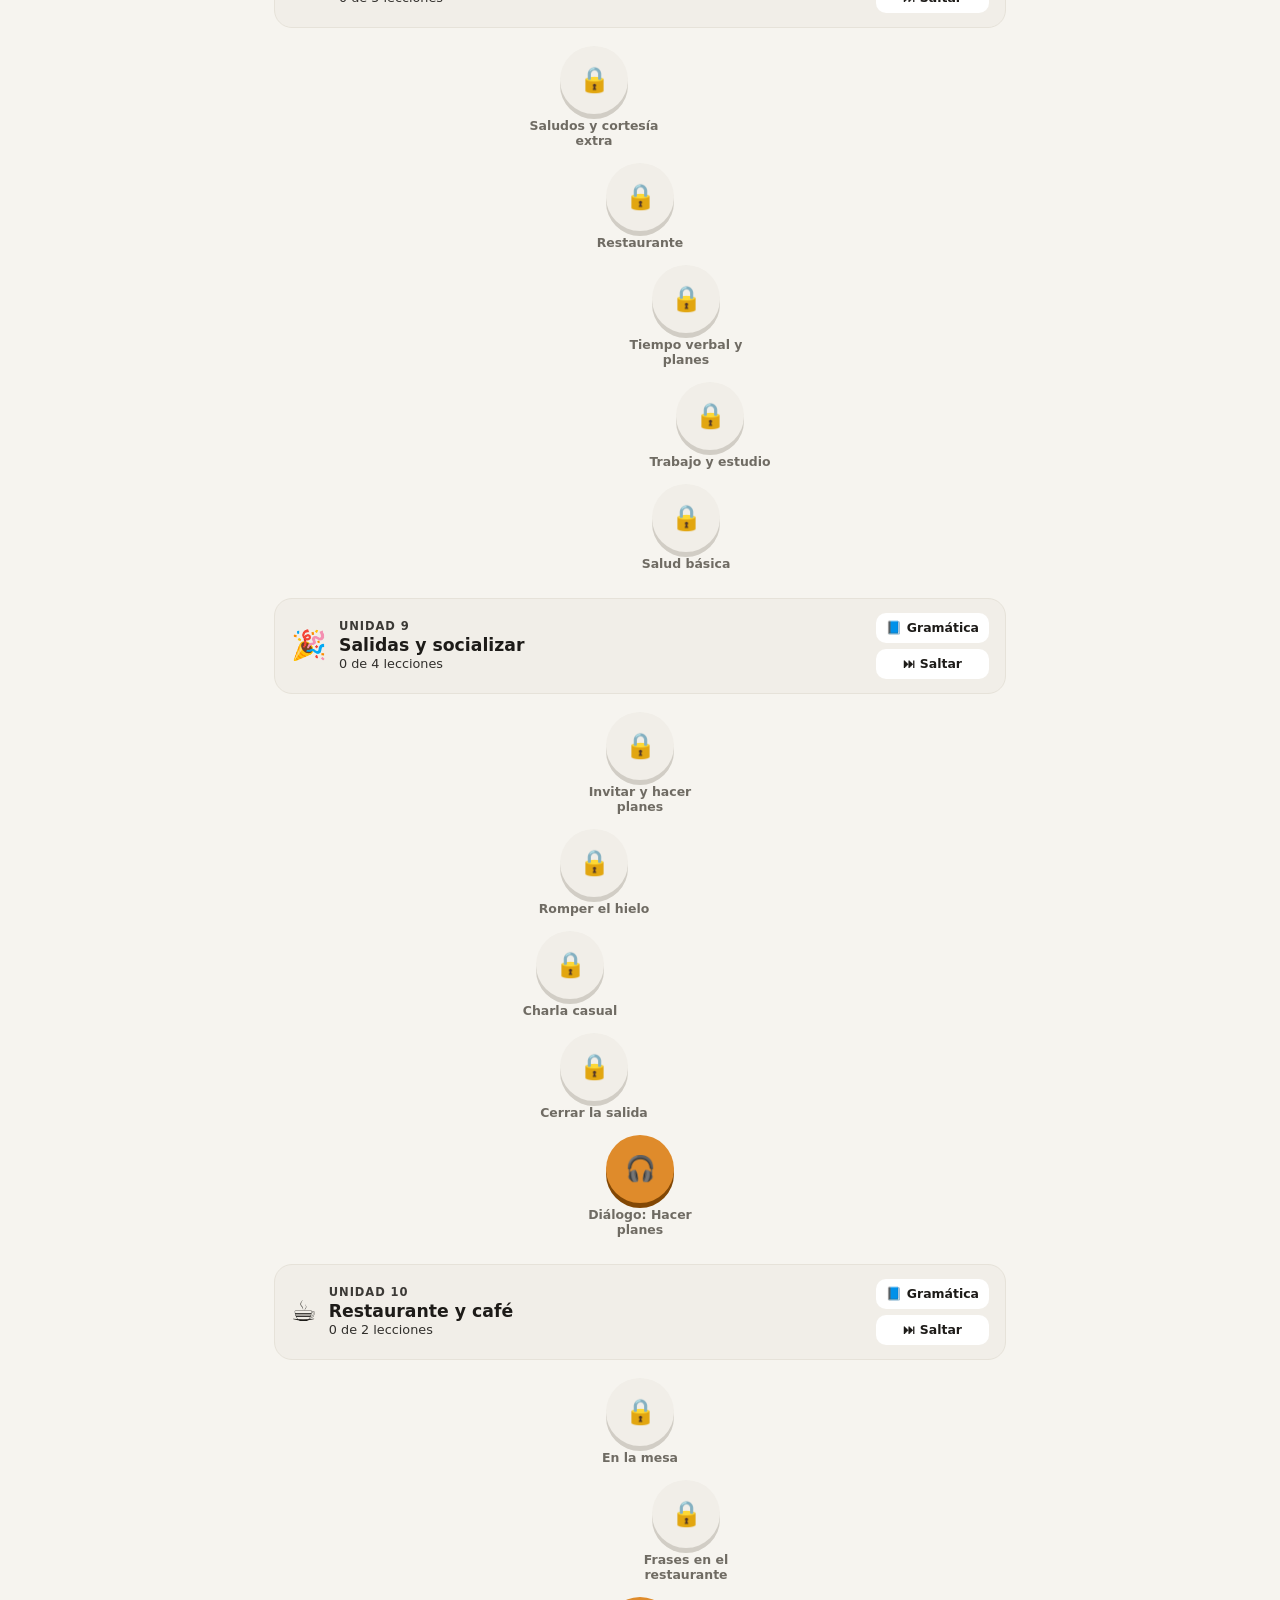
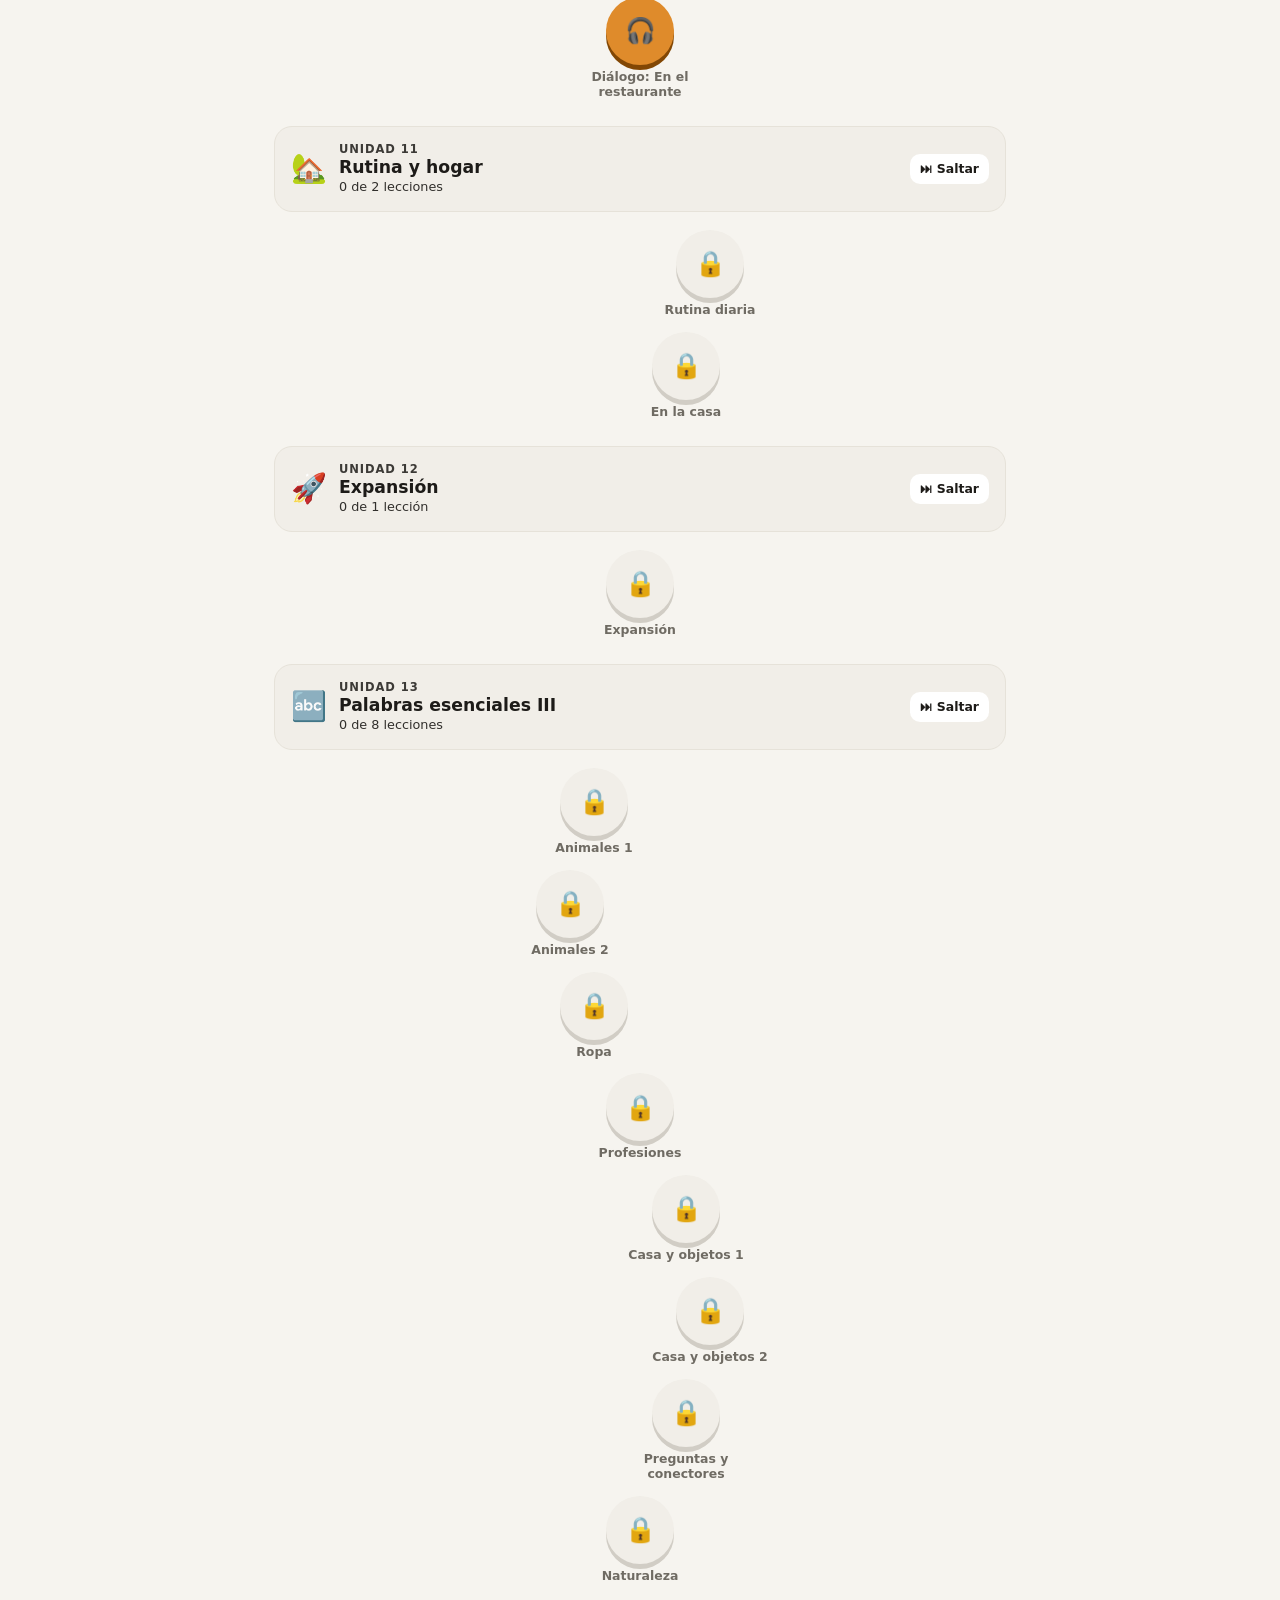
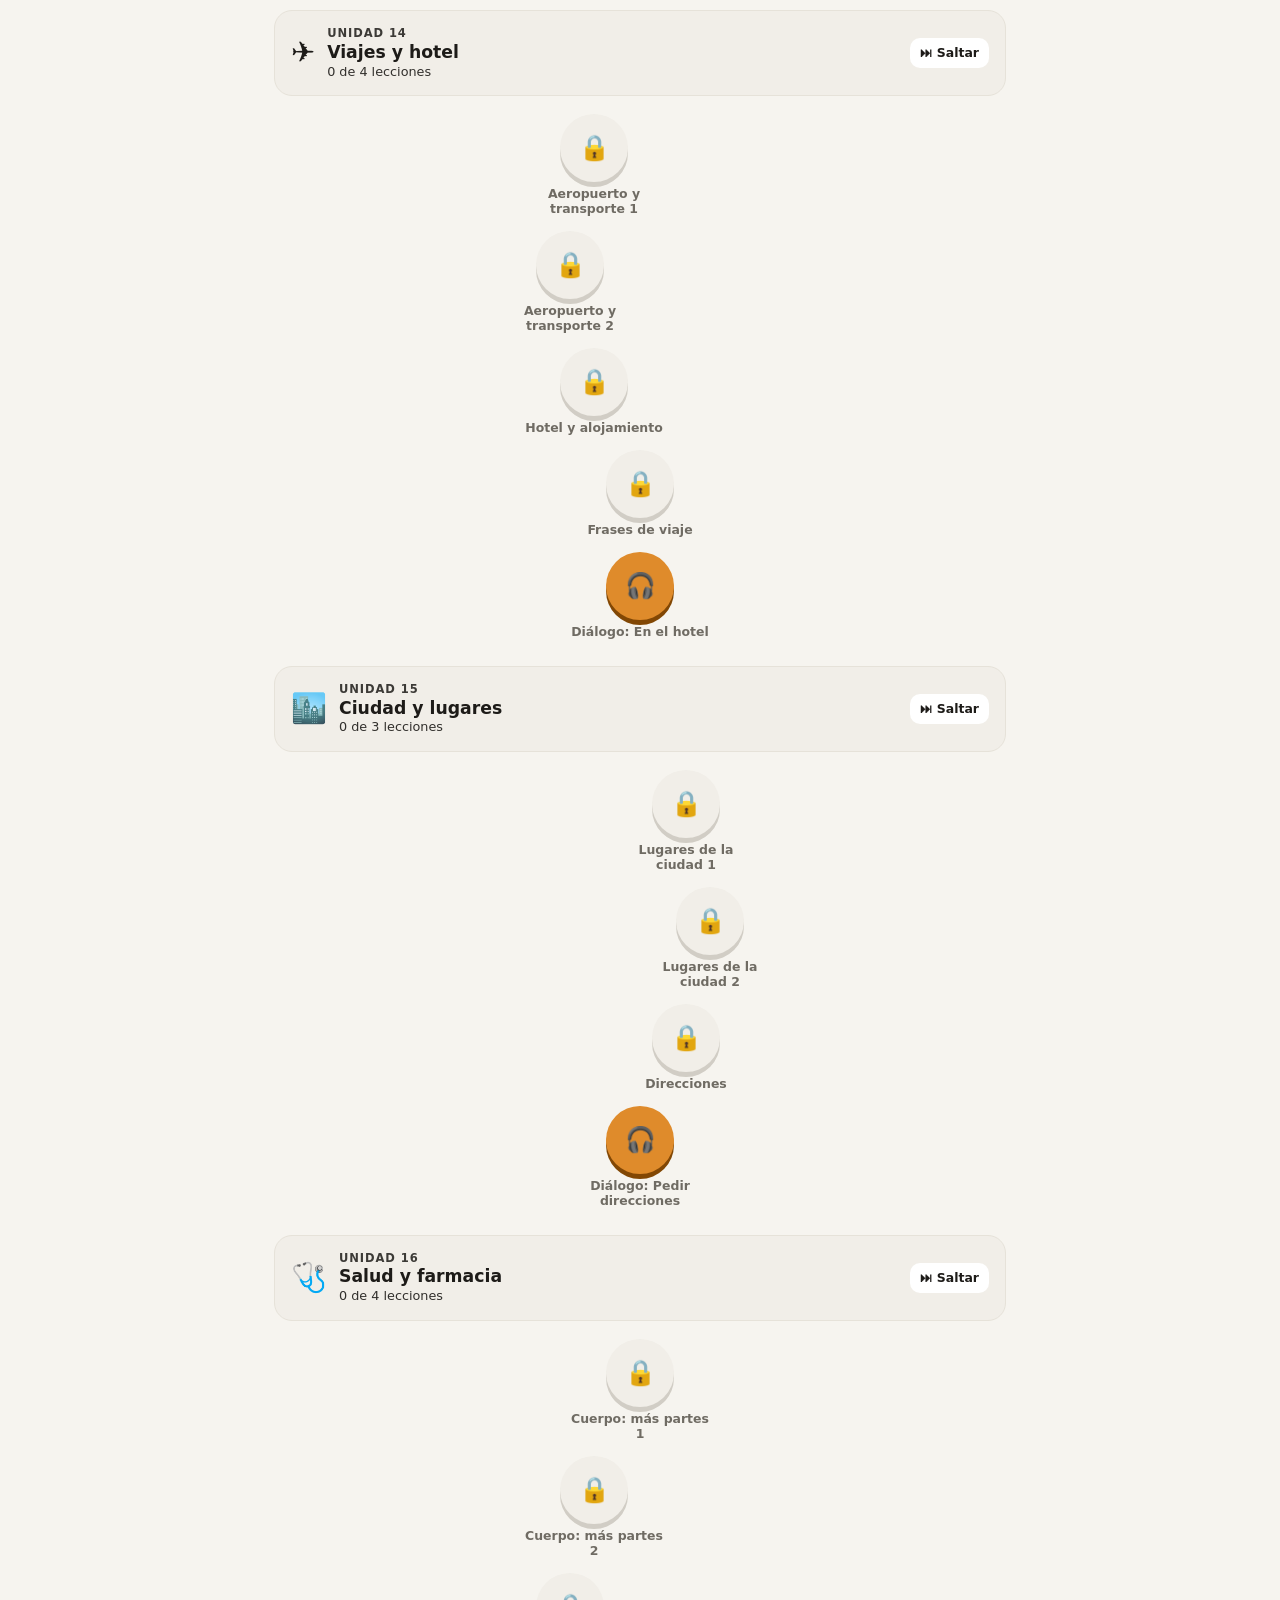
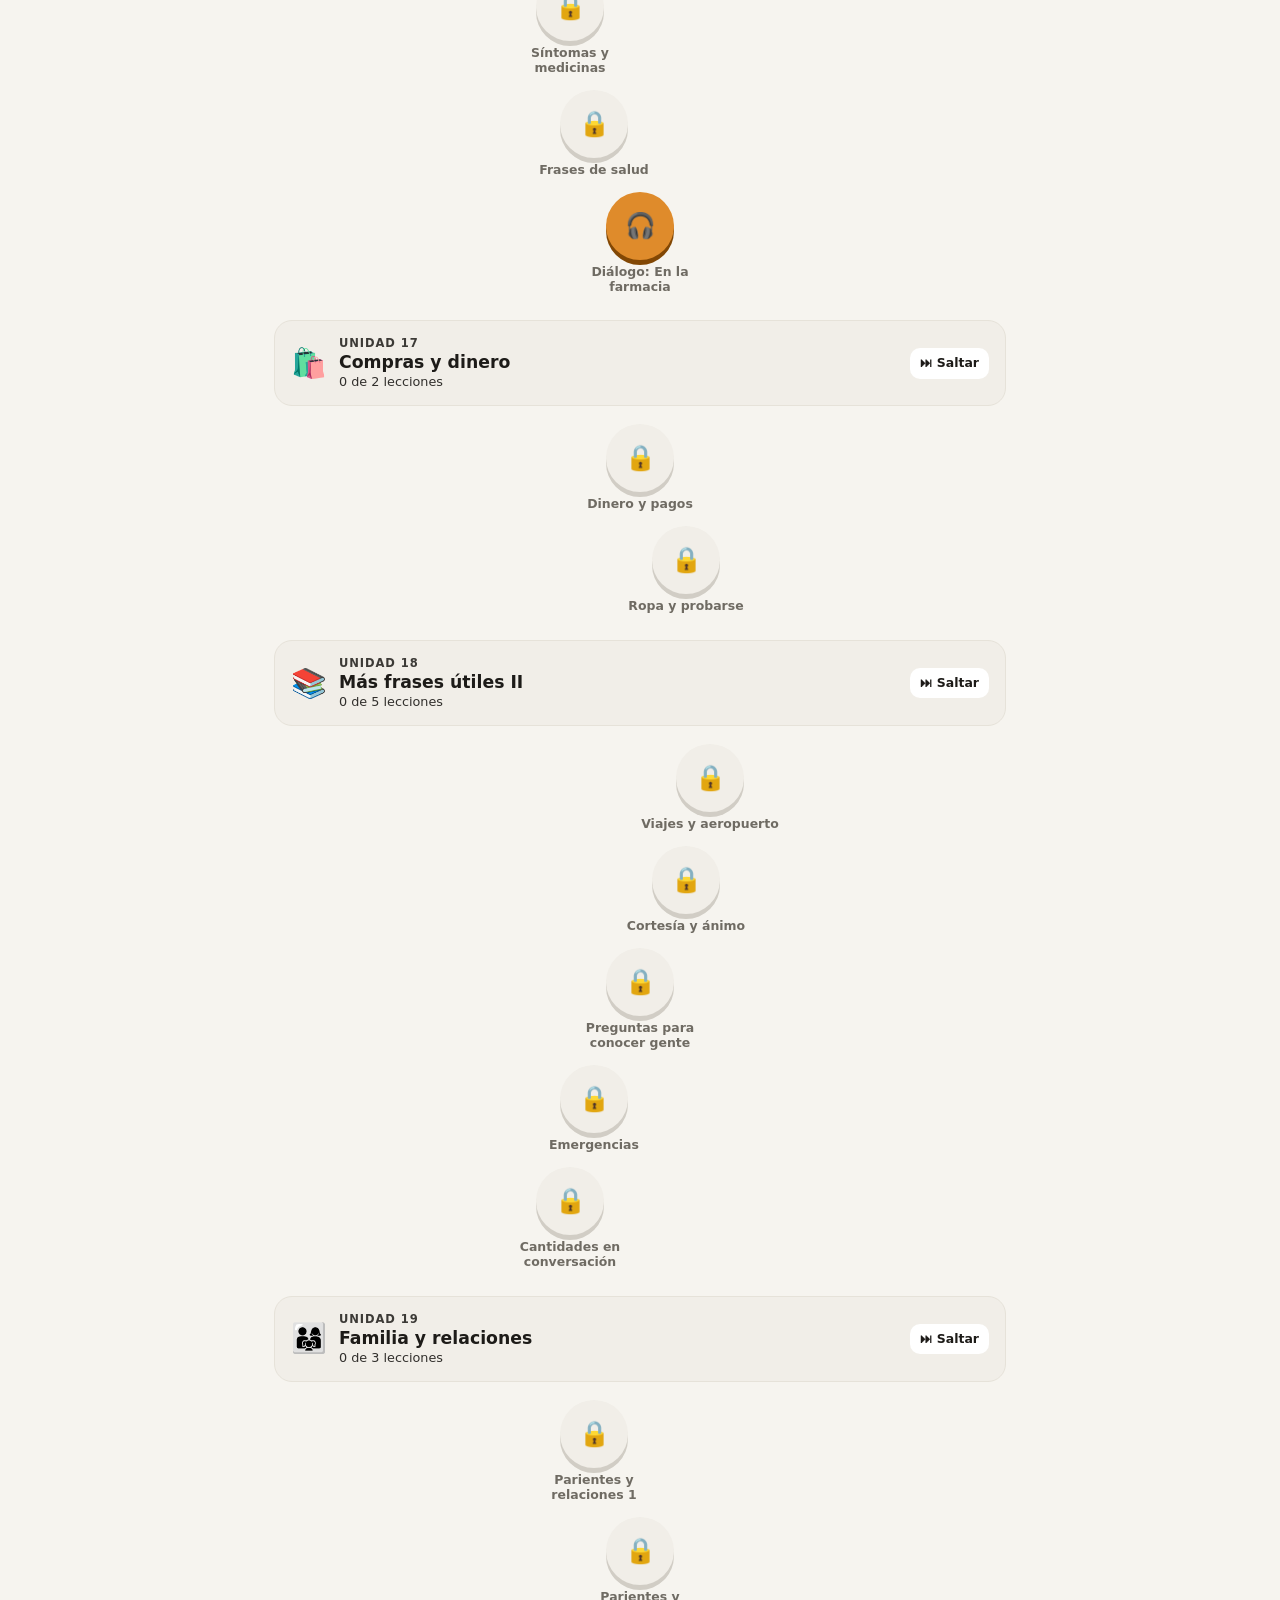
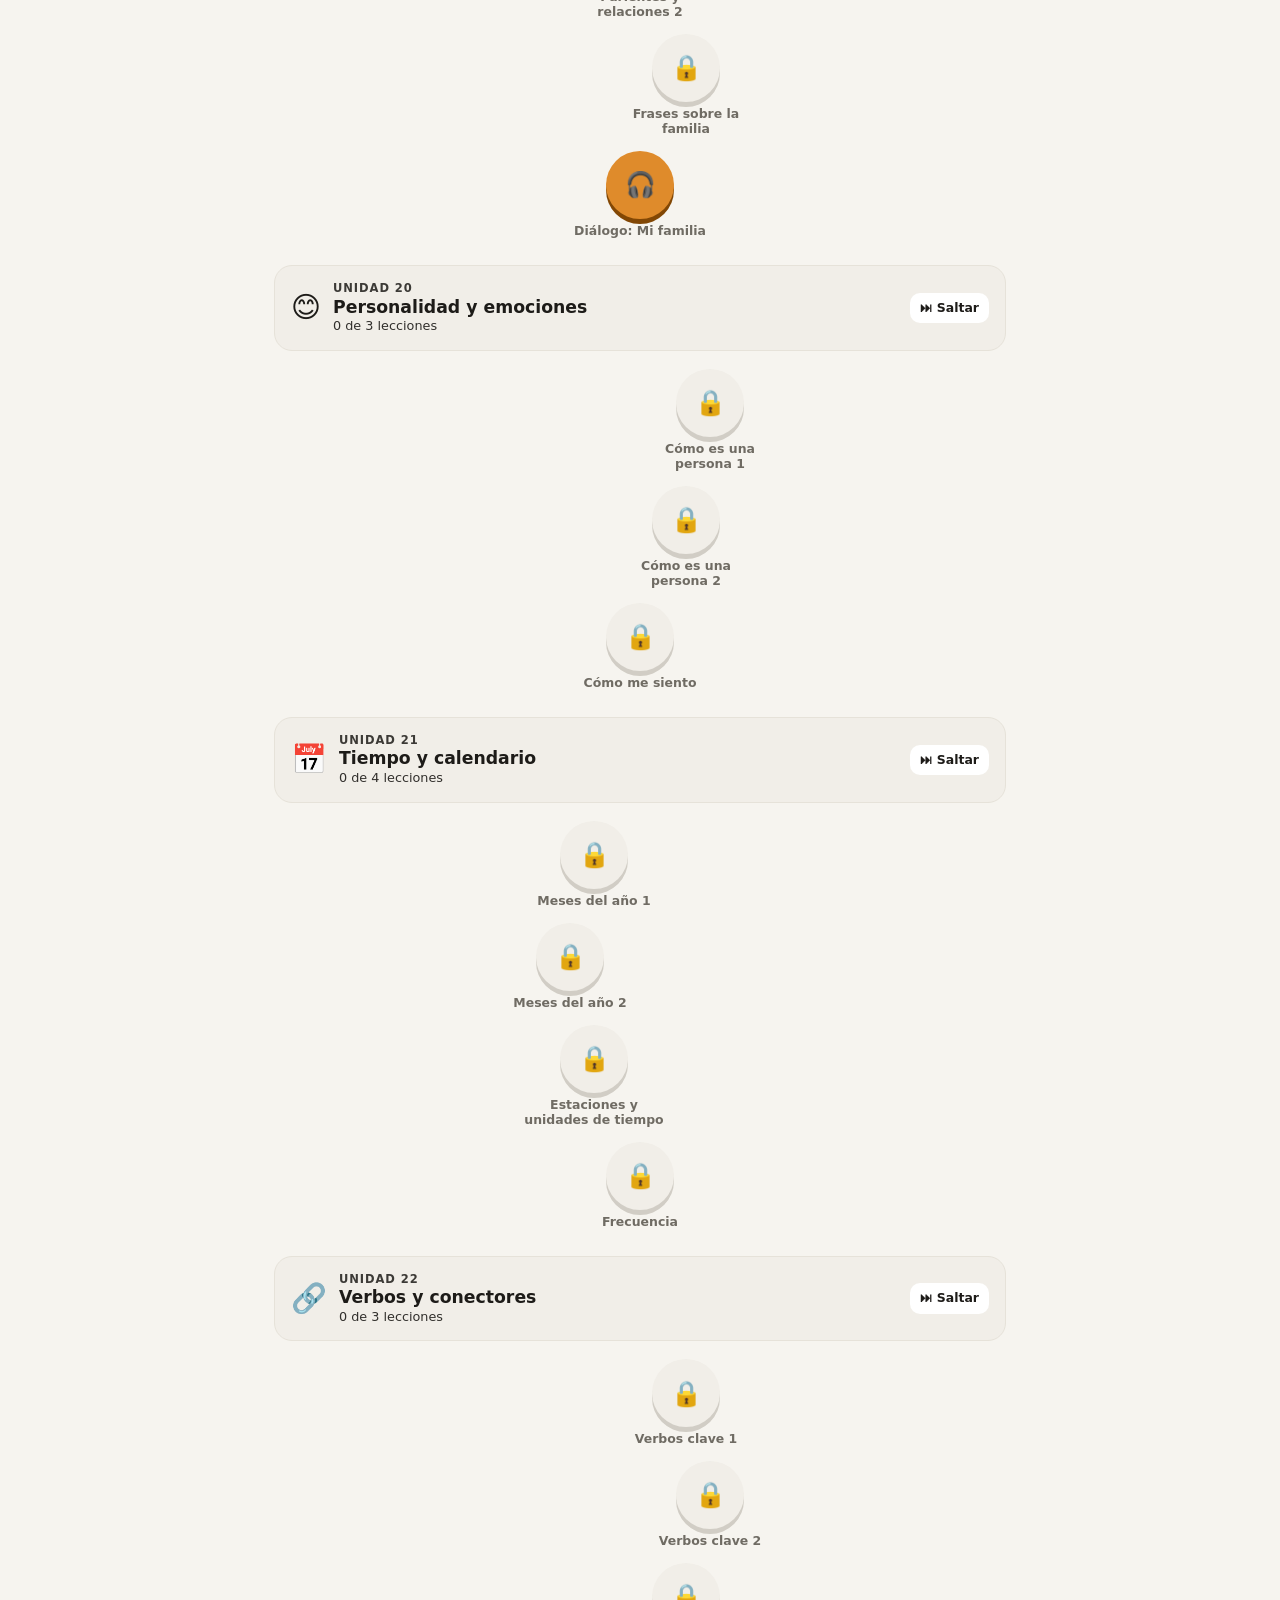
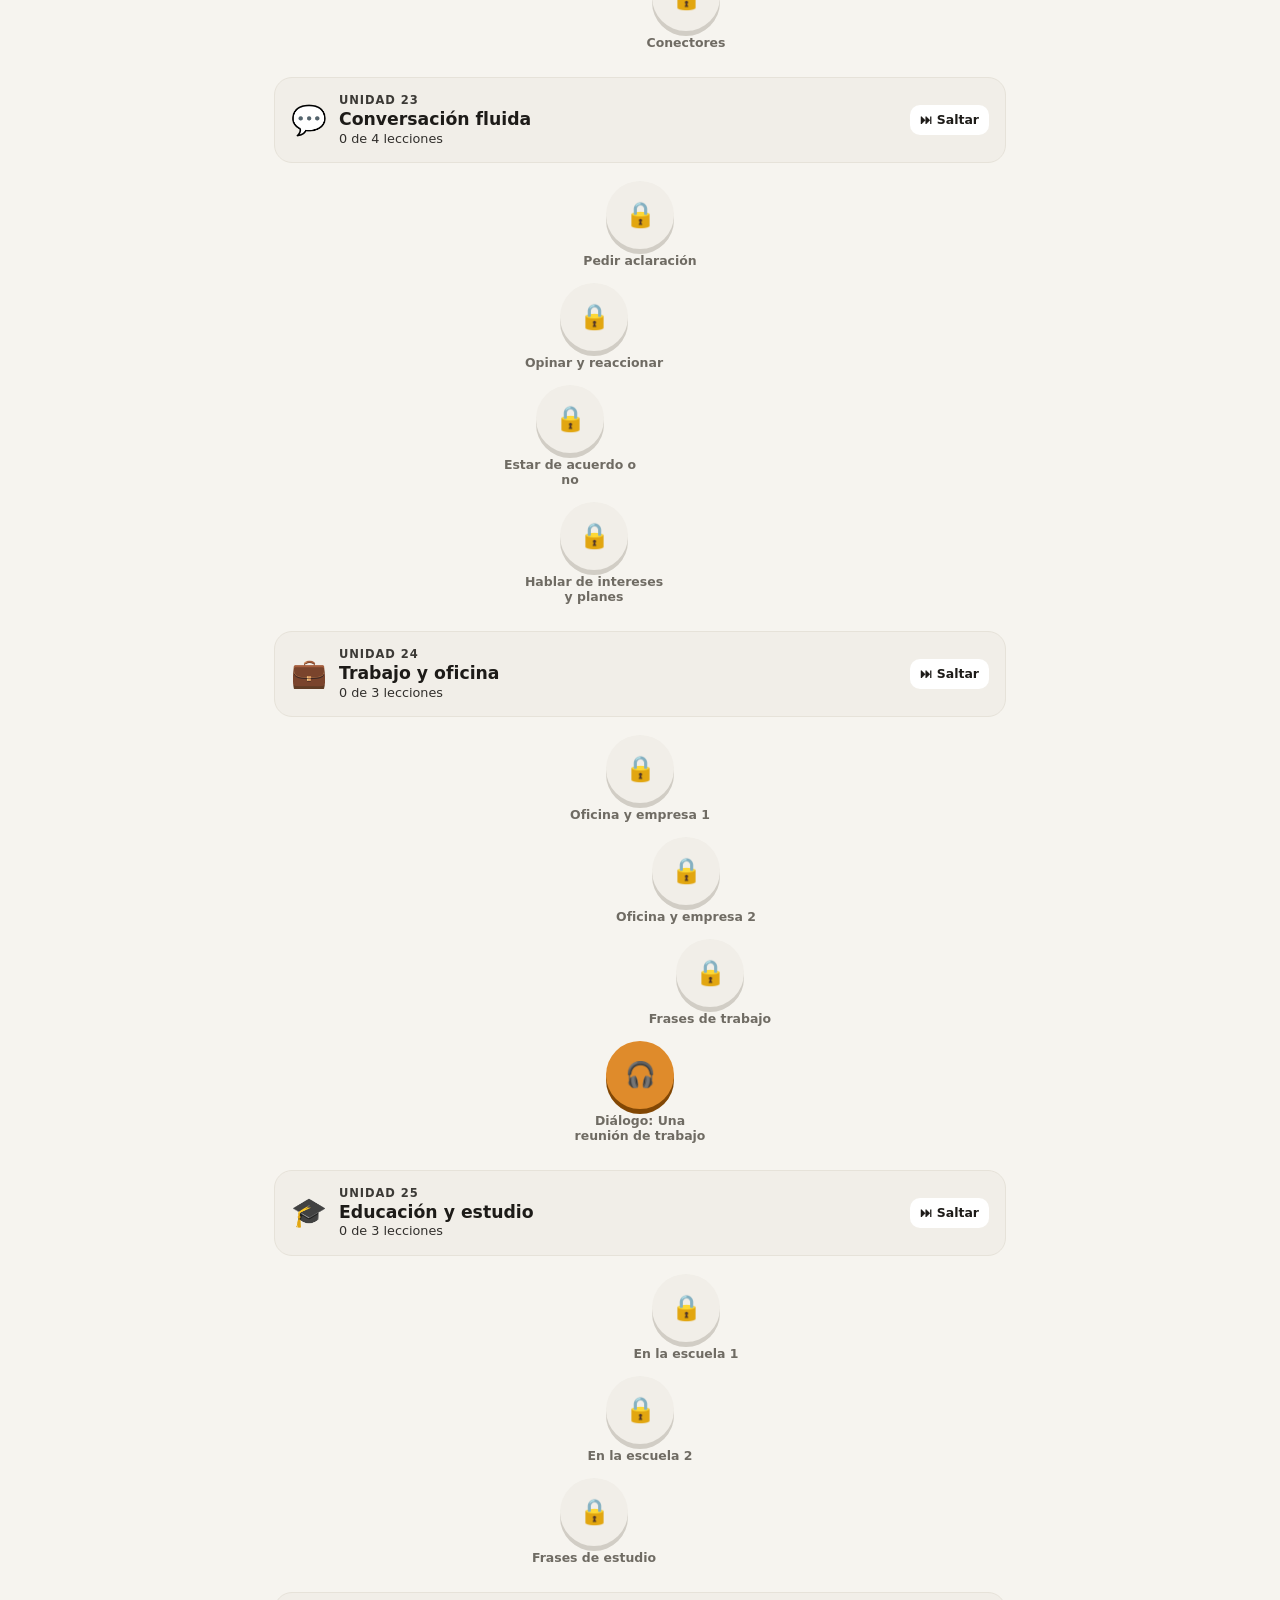
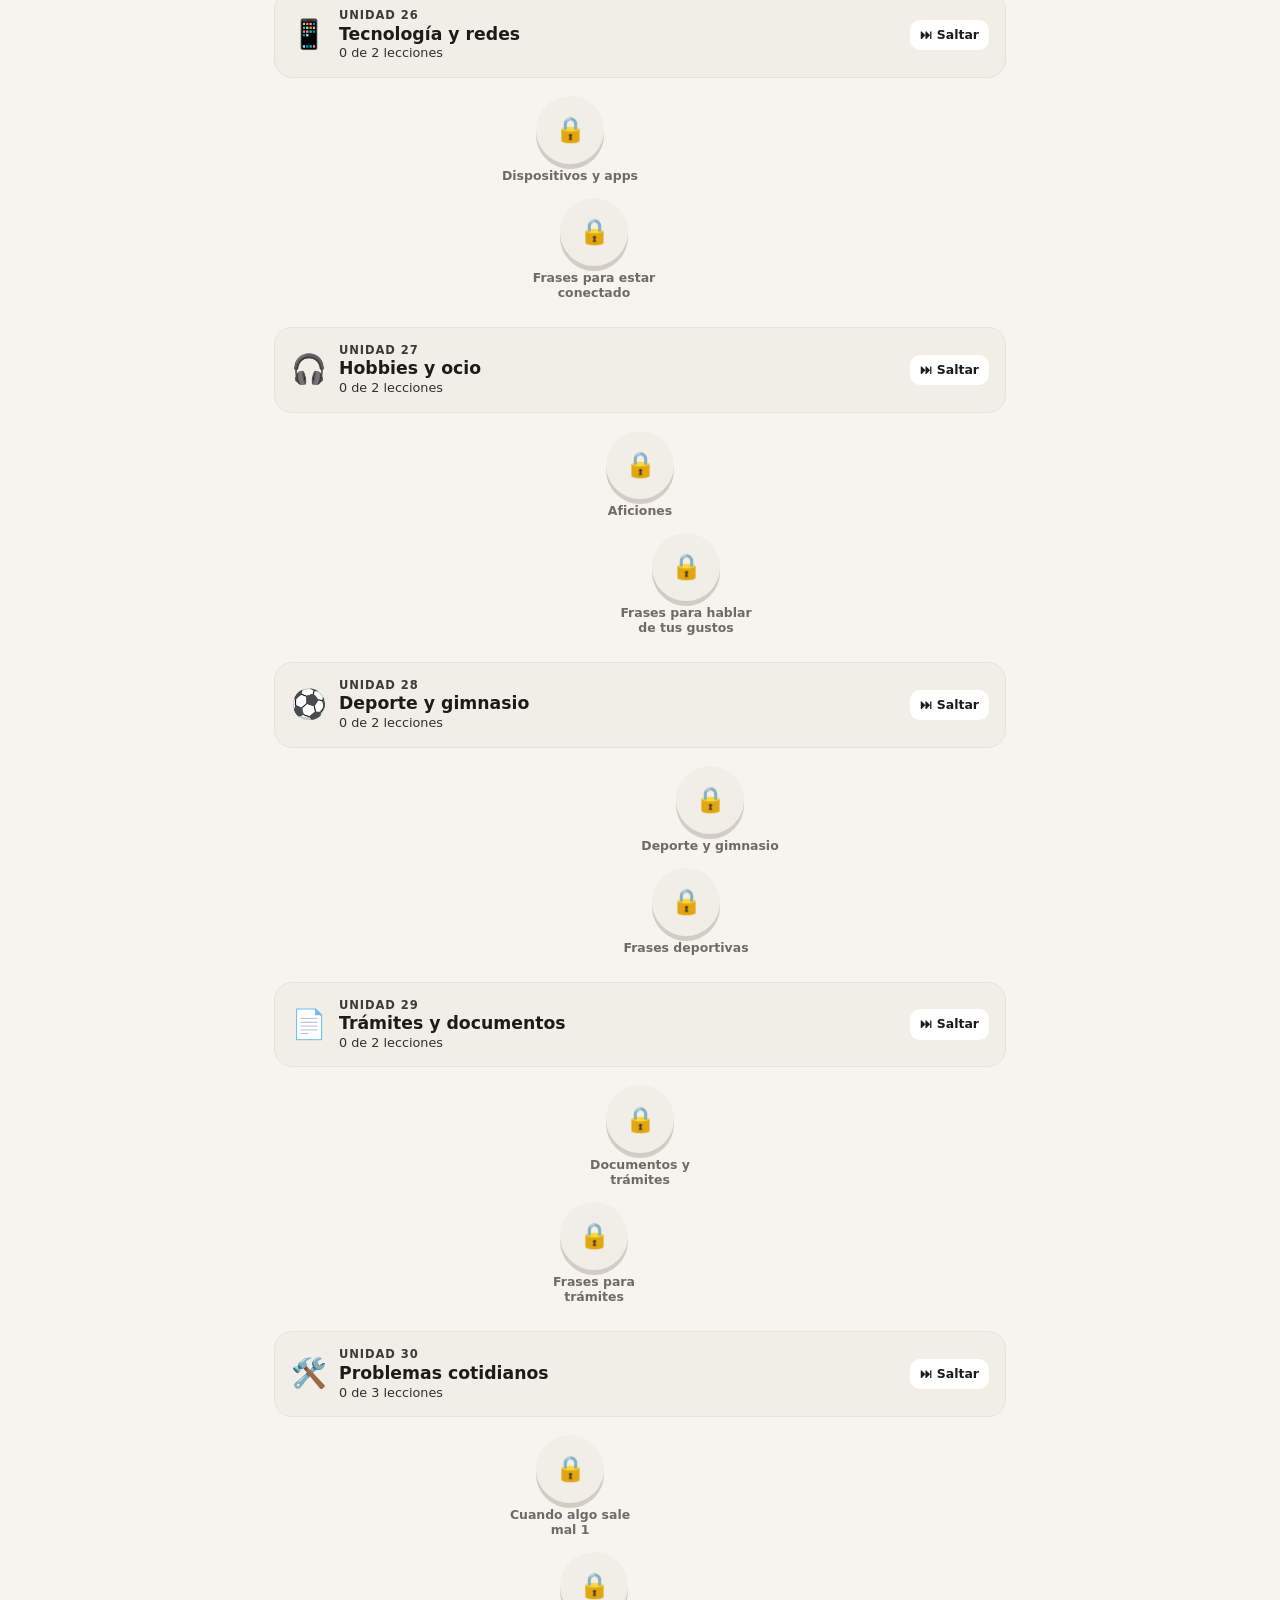
<file: russian_fluency_plan.html>
<!DOCTYPE html>
<html lang="es"><head><meta charset="UTF-8"><meta name="viewport" content="width=device-width, initial-scale=1">
<title>Redirigiendo…</title>
<script>location.replace('app.html?lang=ru');</script>
<meta http-equiv="refresh" content="0; url=app.html?lang=ru">
</head><body style="font-family:system-ui;padding:24px">La app se mudó. <a href="app.html?lang=ru">Abrir</a></body></html>
</file>
